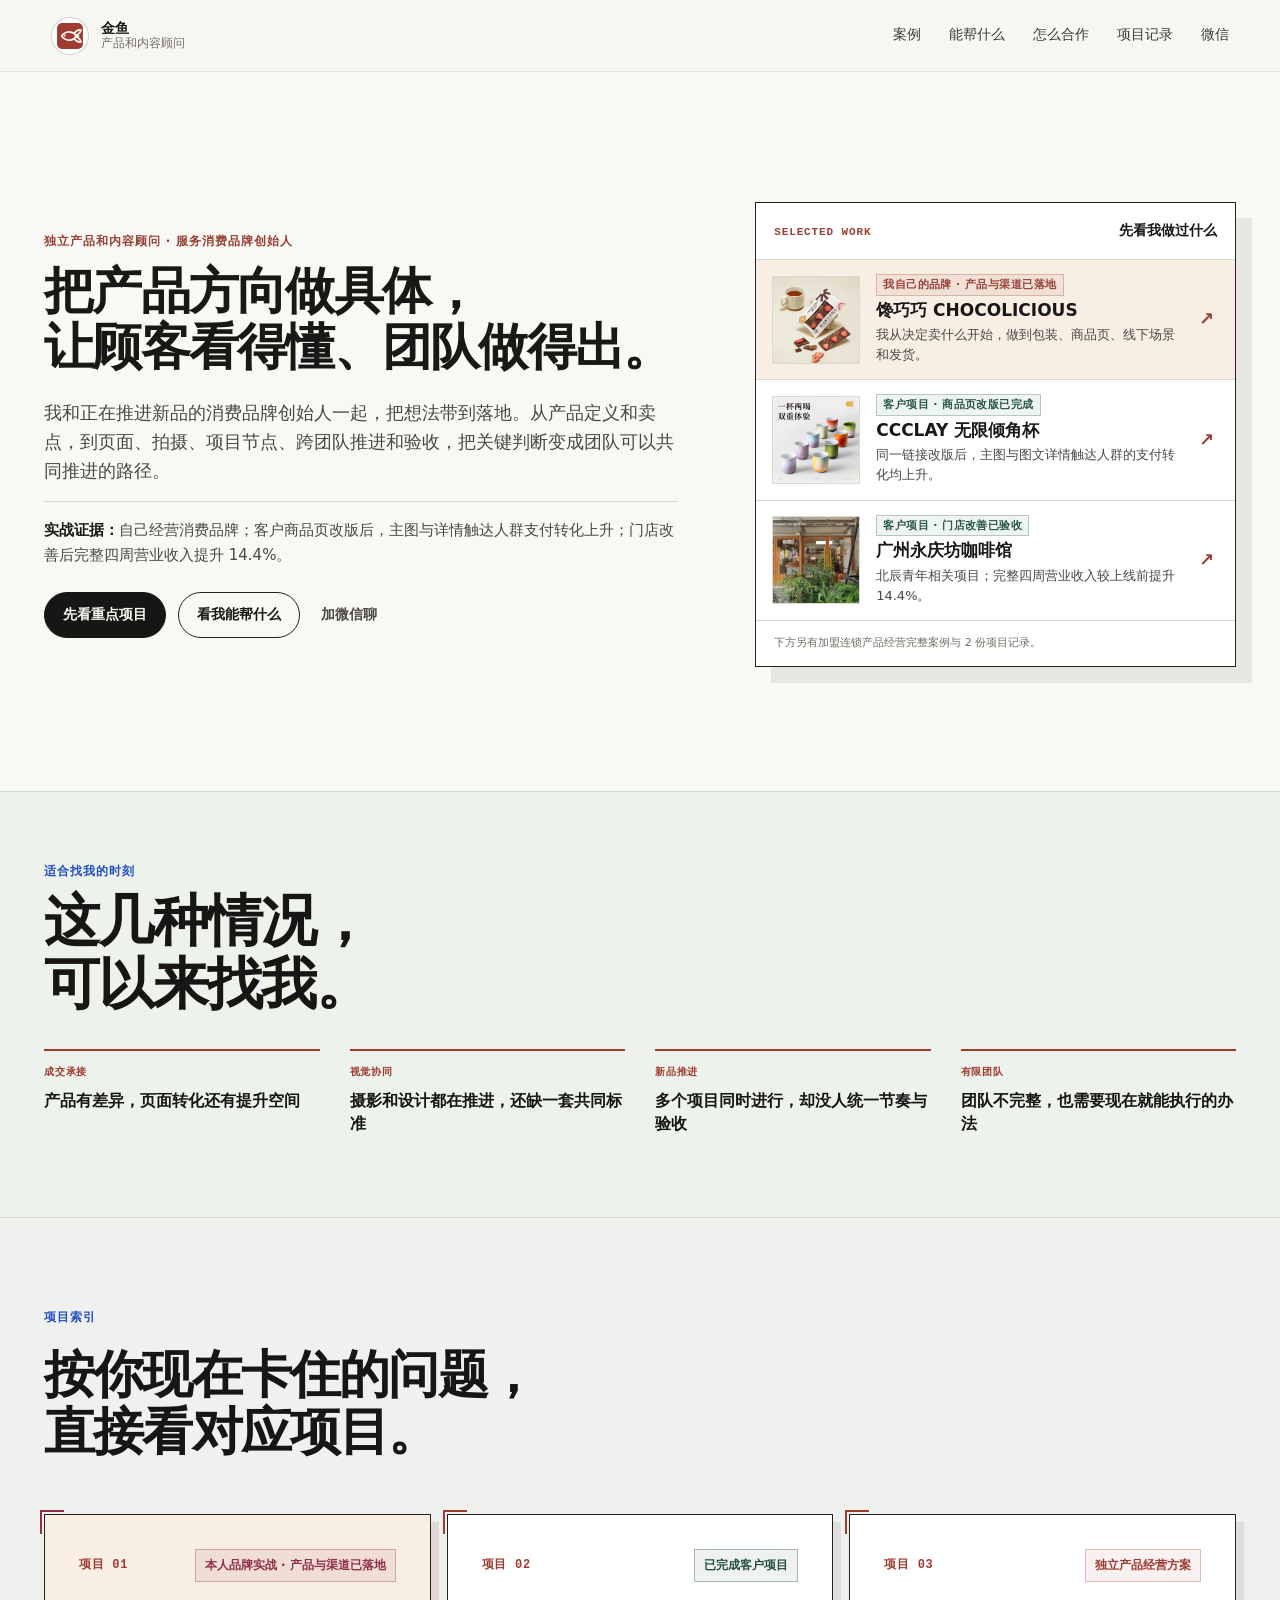
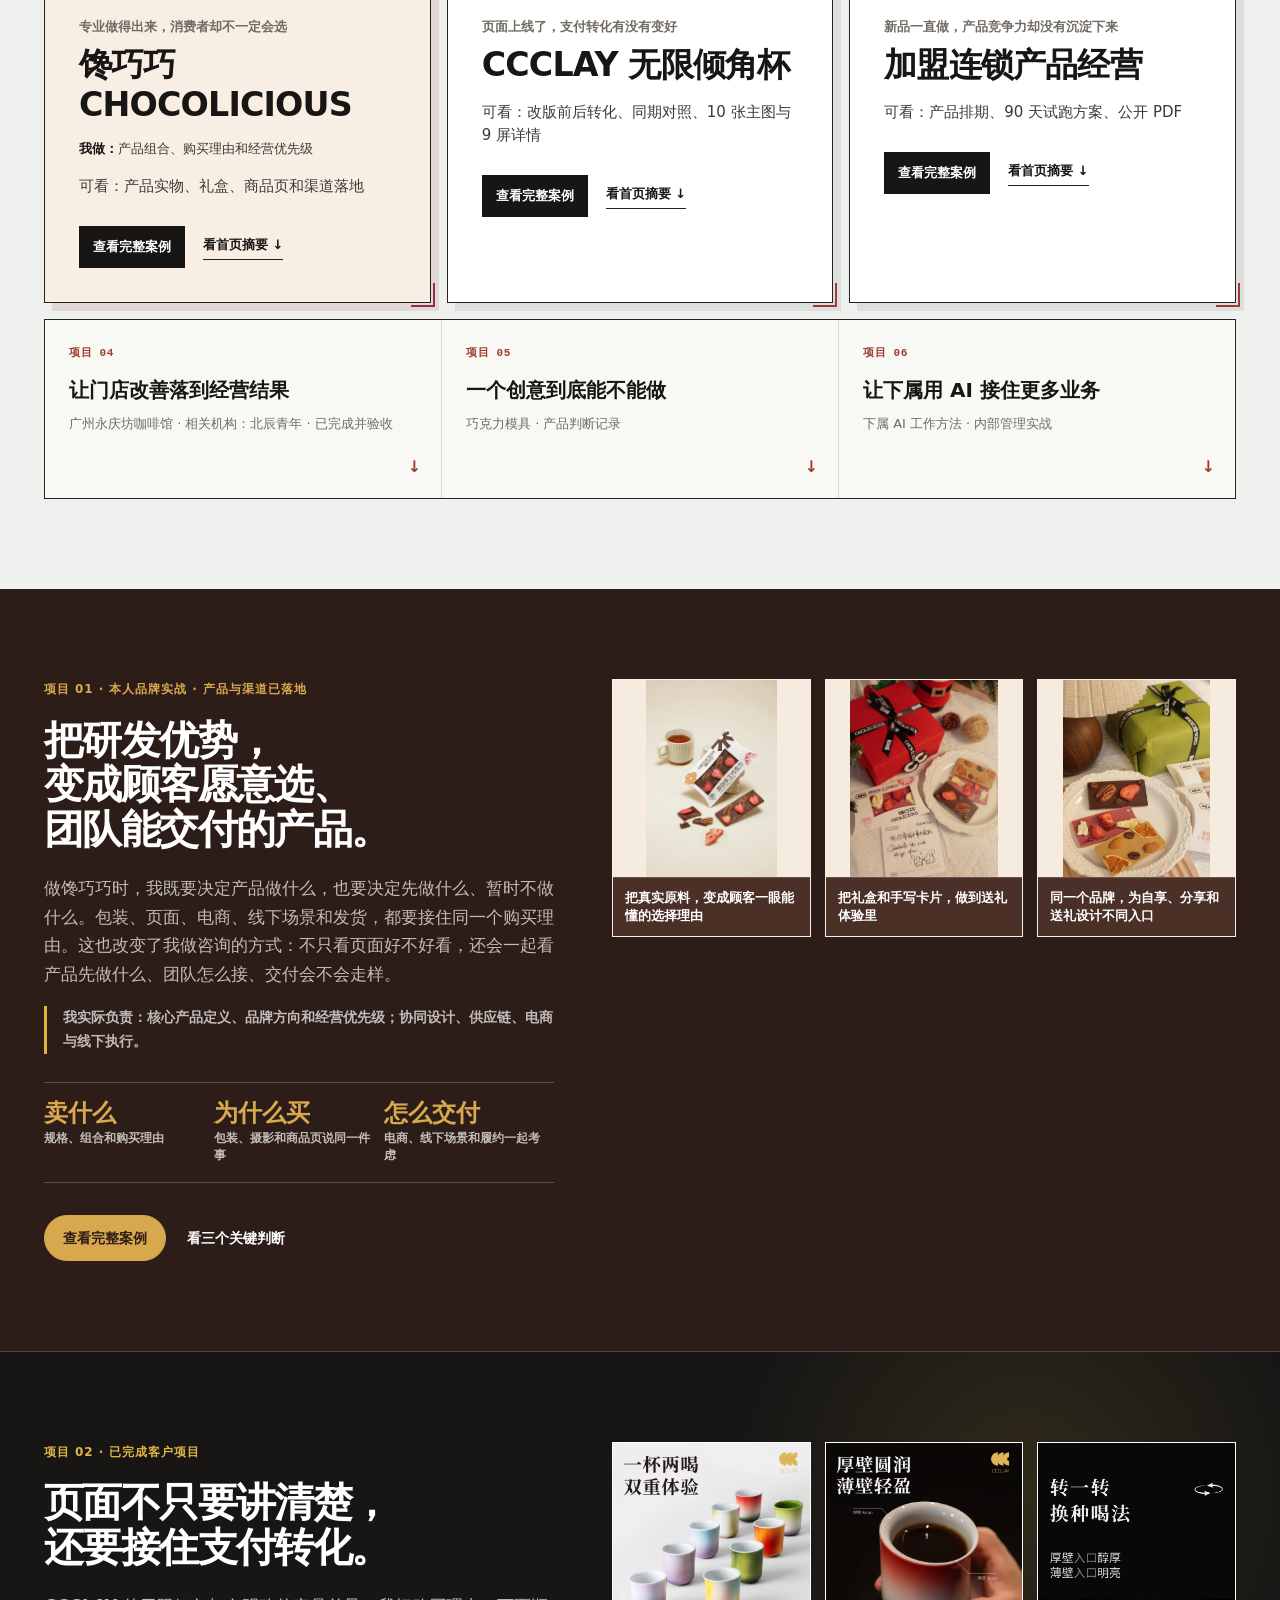
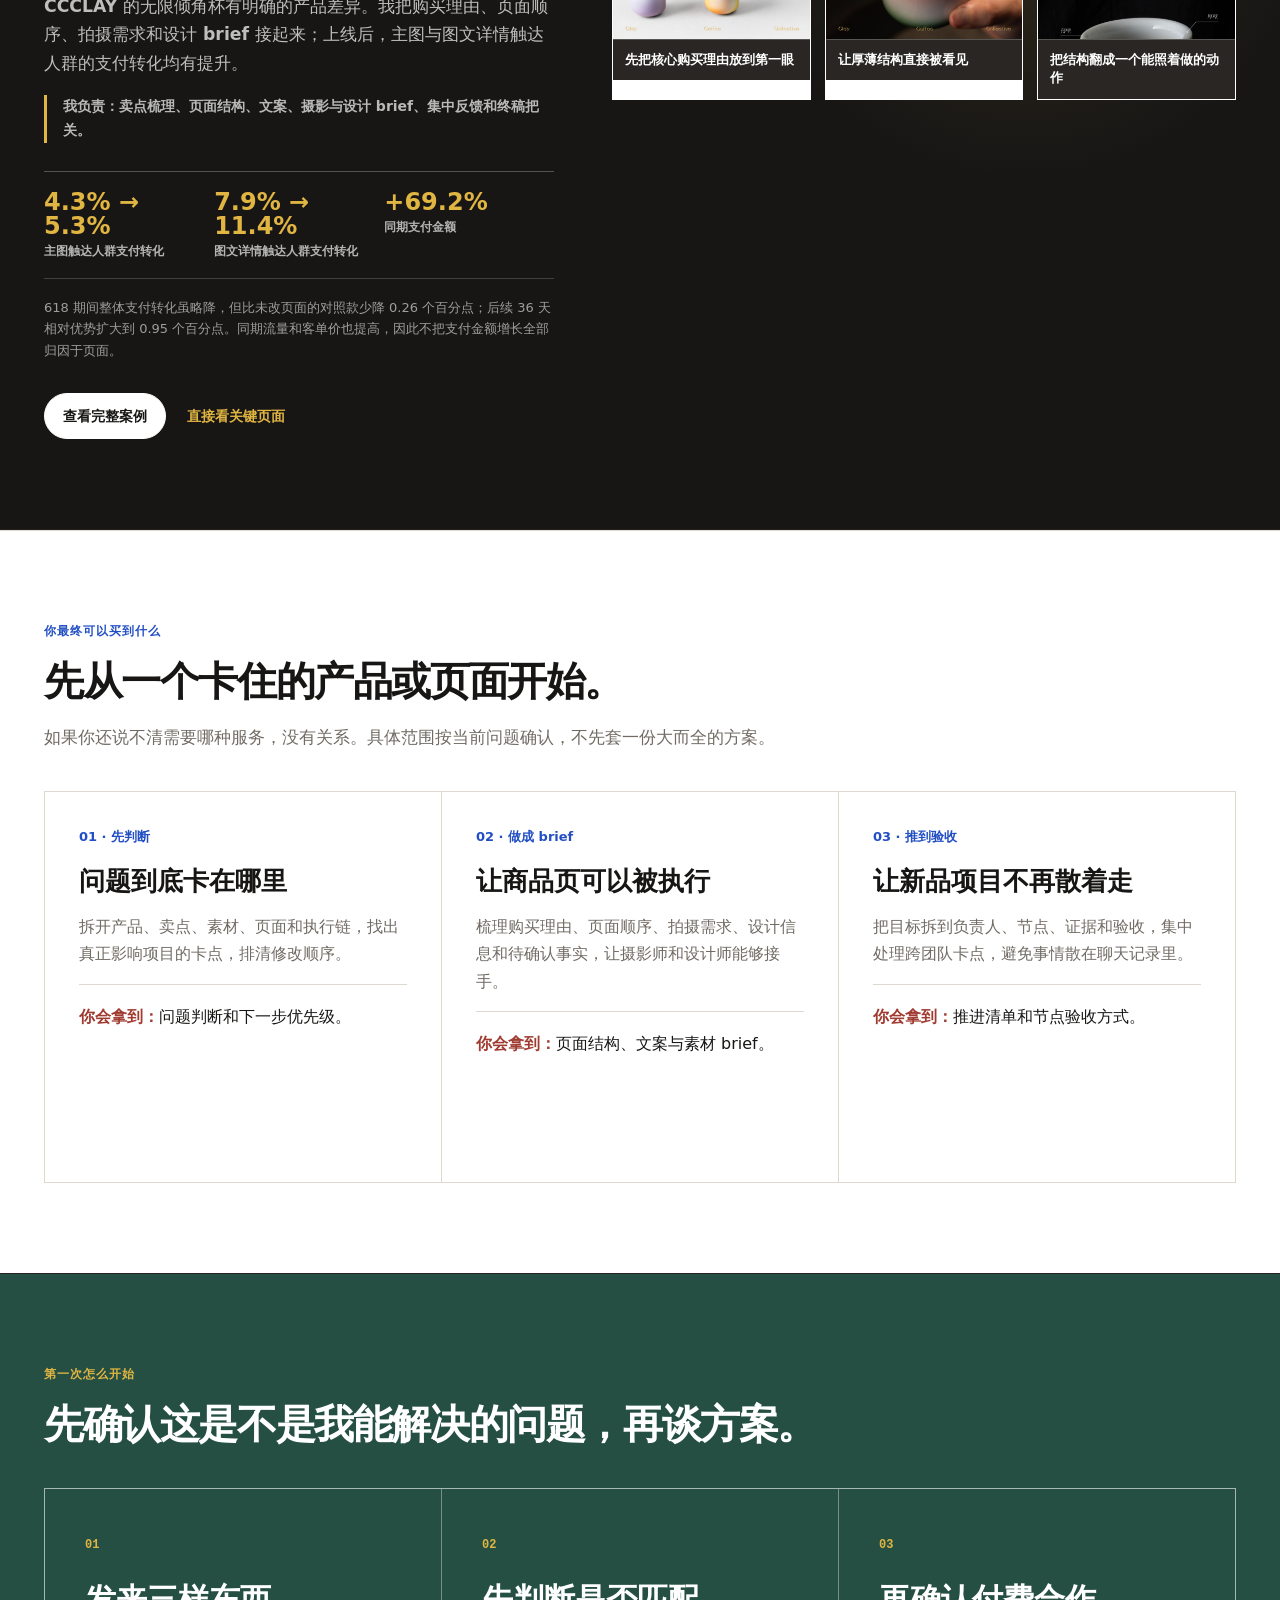
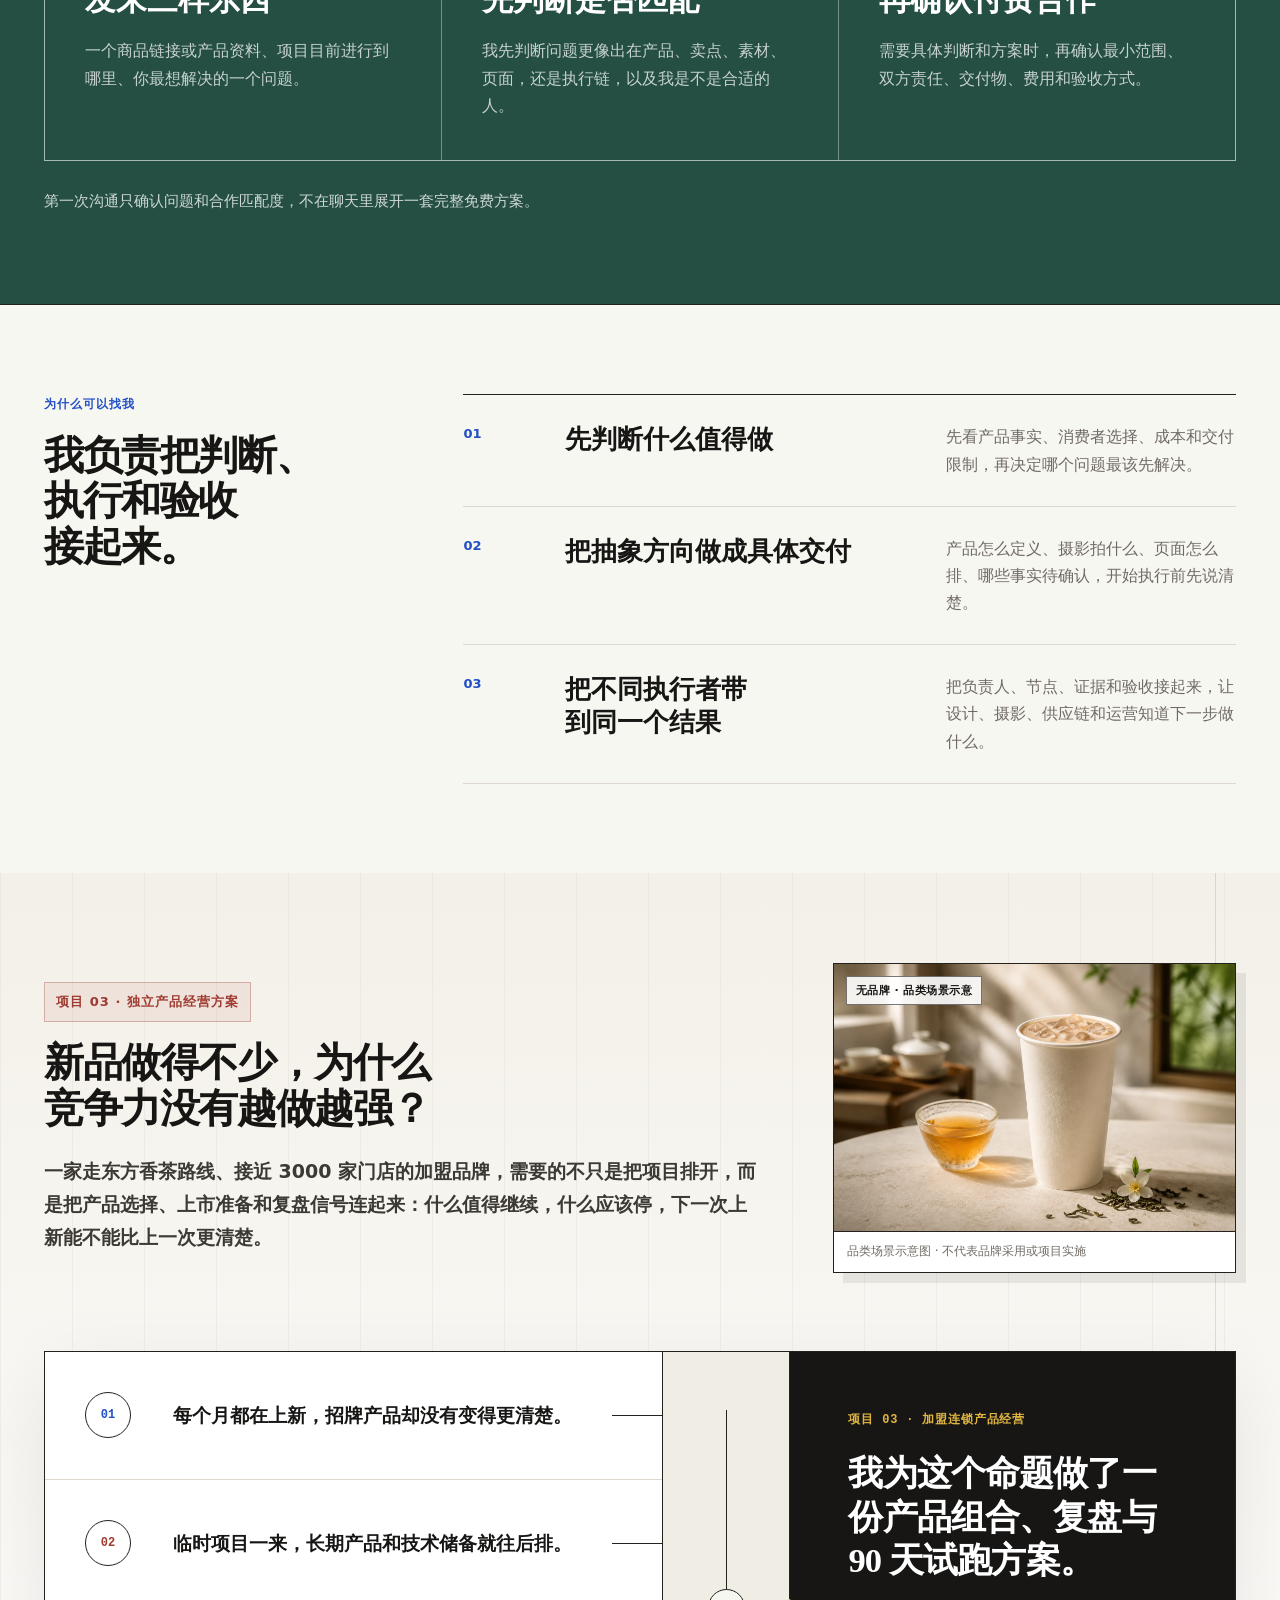
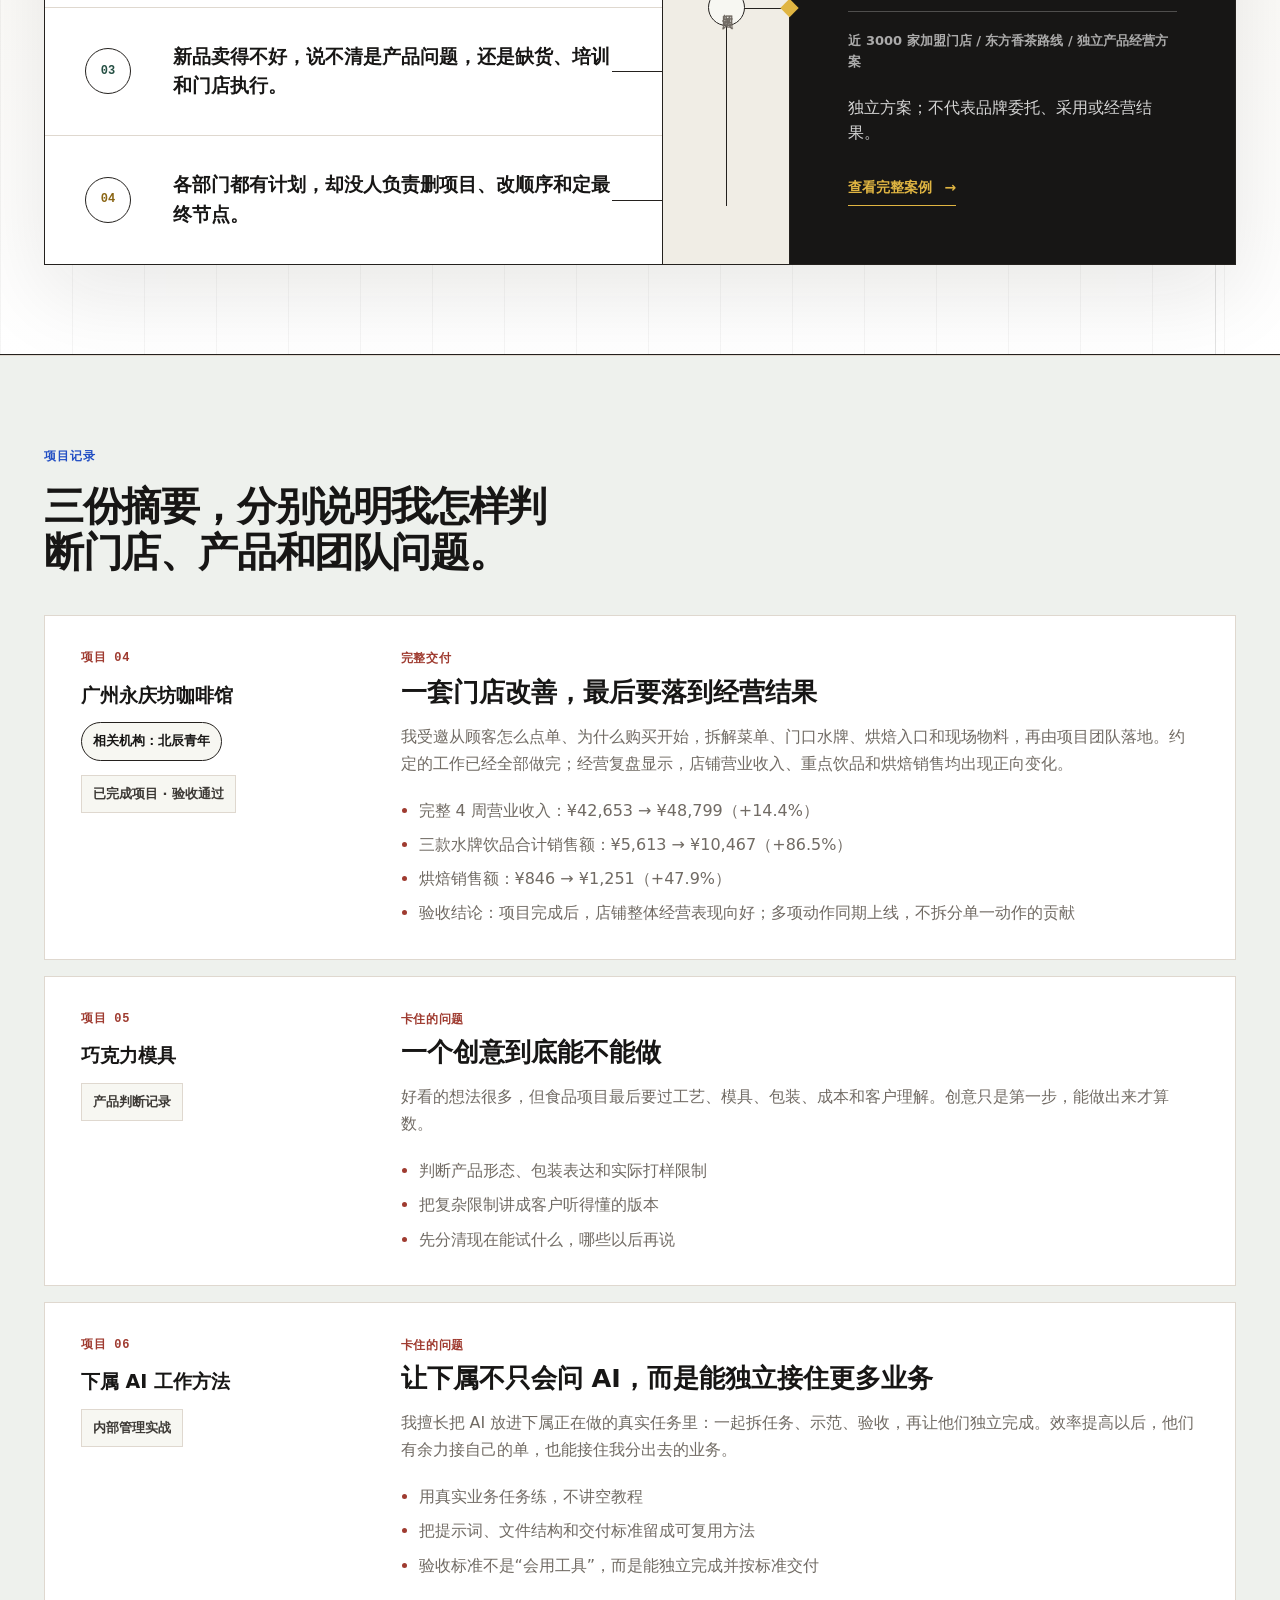
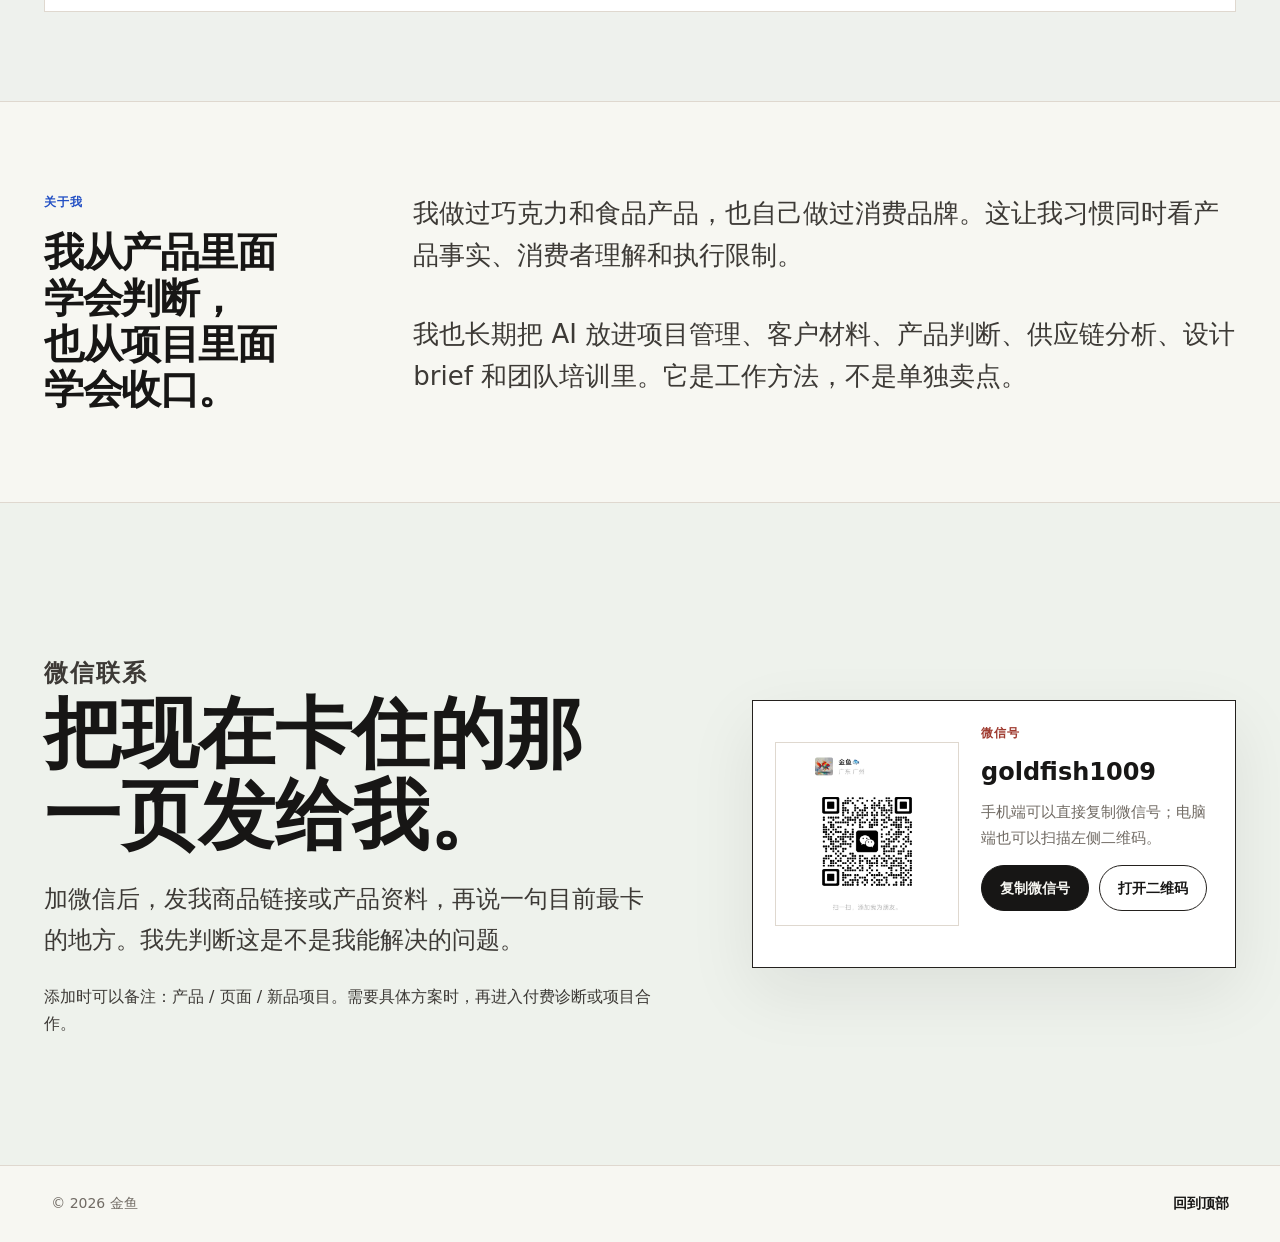
<file: index.html>
<!doctype html>
<html lang="zh-CN">
  <head>
    <meta charset="utf-8" />
    <meta name="viewport" content="width=device-width, initial-scale=1" />
    <title>金鱼｜产品和内容顾问</title>
    <meta
      name="description"
      content="金鱼和正在推进新品的消费品牌创始人一起，把产品方向做具体，再把卖点、页面、拍摄、项目推进和验收接成团队能共同推进的路径。"
    />
    <link rel="canonical" href="https://siyaoworks.com/" />
    <meta property="og:type" content="website" />
    <meta property="og:title" content="金鱼｜产品和内容顾问" />
    <meta
      property="og:description"
      content="把产品方向做具体，让顾客看得懂、团队做得出。"
    />
    <meta property="og:url" content="https://siyaoworks.com/" />
    <meta
      property="og:image"
      content="https://siyaoworks.com/work/chocolicious/assets/product-strawberry.webp"
    />
    <link rel="icon" href="./goldfish-mark.svg" type="image/svg+xml" />
    <link rel="stylesheet" href="./styles.css?v=20260903-liang" />
  </head>
  <body>
    <a class="skip-link" href="#top">跳到主要内容</a>

    <header class="site-header" aria-label="主导航">
      <a class="brand" href="#top" aria-label="返回首页">
        <span class="brand-mark">
          <img src="./goldfish-mark.svg" alt="" />
        </span>
        <span class="brand-text">
          <strong>金鱼</strong>
          <small>产品和内容顾问</small>
        </span>
      </a>
      <nav class="nav-links" aria-label="页面导航">
        <a href="#cases">案例</a>
        <a href="#services">能帮什么</a>
        <a href="#process">怎么合作</a>
        <a href="#more-work">项目记录</a>
        <a href="#contact">微信</a>
      </nav>
      <div class="mobile-header-actions">
        <a class="mobile-contact-link" href="#contact">联系我</a>
        <details class="mobile-nav">
          <summary>菜单</summary>
          <nav class="mobile-nav-panel" aria-label="移动端页面导航">
            <a href="#cases">案例</a>
            <a href="#services">能帮什么</a>
            <a href="#process">怎么合作</a>
            <a href="#more-work">项目记录</a>
          </nav>
        </details>
      </div>
    </header>

    <main id="top">
      <section class="hero" aria-labelledby="hero-title">
        <div class="section-shell hero-grid">
          <div class="hero-copy">
            <p class="kicker">独立产品和内容顾问 · 服务消费品牌创始人</p>
            <h1 class="hero-title" id="hero-title">
              <span class="hero-title-line"><span class="hero-title-phrase">把产品方向</span>做具体，</span>
              <span class="hero-title-line hero-title-result">
                <span>让顾客看得懂、</span><span>团队做得出。</span>
              </span>
            </h1>
            <p class="hero-lead">
              我和正在推进新品的消费品牌创始人一起，把想法带到落地。从产品定义和卖点，到页面、拍摄、项目节点、跨团队推进和验收，把关键判断变成团队可以共同推进的路径。
            </p>
            <p class="hero-proof">
              <strong>实战证据：</strong>自己经营消费品牌；客户商品页改版后，主图与详情触达人群支付转化上升；门店改善后完整四周营业收入提升 14.4%。
            </p>
            <div class="hero-actions" aria-label="主要行动">
              <a class="button primary" href="#cases">先看重点项目</a>
              <a class="button ghost" href="#services">看我能帮什么</a>
              <a class="button text-link" href="#contact">加微信聊</a>
            </div>
          </div>

          <div class="hero-case-board" aria-label="三项重点项目">
            <div class="hero-case-board-head">
              <span>SELECTED WORK</span>
              <strong>先看我做过什么</strong>
            </div>
            <a class="hero-case-entry hero-case-entry-owned" href="./work/chocolicious/">
              <img
                src="./work/chocolicious/assets/product-strawberry.webp"
                alt="馋巧巧冻干草莓巧克力产品"
                width="1200"
                height="1800"
              />
              <span class="hero-case-entry-copy">
                <small>我自己的品牌 · 产品与渠道已落地</small>
                <strong>馋巧巧 CHOCOLICIOUS</strong>
                <span>我从决定卖什么开始，做到包装、商品页、线下场景和发货。</span>
              </span>
              <span class="hero-case-arrow" aria-hidden="true">↗</span>
            </a>
            <a class="hero-case-entry hero-case-entry-client" href="./work/ccclay/">
              <img
                src="./work/ccclay/assets/main-core.webp"
                alt="CCCLAY 无限倾角杯商品主图"
                width="1200"
                height="1200"
              />
              <span class="hero-case-entry-copy">
                <small>客户项目 · 商品页改版已完成</small>
                <strong>CCCLAY 无限倾角杯</strong>
                <span>同一链接改版后，主图与图文详情触达人群的支付转化均上升。</span>
              </span>
              <span class="hero-case-arrow" aria-hidden="true">↗</span>
            </a>
            <a class="hero-case-entry hero-case-entry-client" href="#record-cafe">
              <img
                src="./assets/yongqingfang-storefront.jpg"
                alt="广州永庆坊咖啡馆门店实景"
                width="1303"
                height="886"
              />
              <span class="hero-case-entry-copy">
                <small>客户项目 · 门店改善已验收</small>
                <strong>广州永庆坊咖啡馆</strong>
                <span>北辰青年相关项目；完整四周营业收入较上线前提升 14.4%。</span>
              </span>
              <span class="hero-case-arrow" aria-hidden="true">↗</span>
            </a>
            <p class="hero-case-board-note">下方另有加盟连锁产品经营完整案例与 2 份项目记录。</p>
          </div>
        </div>
      </section>

      <section class="snapshot" aria-labelledby="fit-signals-title">
        <div class="section-shell snapshot-grid">
          <div>
            <p class="kicker">适合找我的时刻</p>
            <h2 class="snapshot-title" id="fit-signals-title">这几种情况，可以来找我。</h2>
          </div>
          <div class="signal-list signal-list-problems" aria-label="常见问题">
            <span><small>成交承接</small><strong>产品有差异，页面转化还有提升空间</strong></span>
            <span><small>视觉协同</small><strong>摄影和设计都在推进，还缺一套共同标准</strong></span>
            <span><small>新品推进</small><strong>多个项目同时进行，却没人统一节奏与验收</strong></span>
            <span><small>有限团队</small><strong>团队不完整，也需要现在就能执行的办法</strong></span>
          </div>
        </div>
      </section>

      <section class="section case-index-section" id="cases" aria-labelledby="case-index-title">
        <div class="section-shell">
          <header class="case-index-heading">
            <div>
              <p class="kicker">项目索引</p>
              <h2 id="case-index-title">按你现在卡住的问题，直接看对应项目。</h2>
            </div>
          </header>

          <div class="case-index-featured case-index-featured-three" aria-label="完整案例">
            <article class="case-index-card case-index-card-owned">
              <div class="case-index-card-head">
                <span class="case-index-number">项目 01</span>
                <span class="case-index-status status-owned">本人品牌实战 · 产品与渠道已落地</span>
              </div>
              <p class="case-index-problem">专业做得出来，消费者却不一定会选</p>
              <h3>馋巧巧 CHOCOLICIOUS</h3>
              <p class="case-index-role"><strong>我做：</strong>产品组合、购买理由和经营优先级</p>
              <p class="case-index-proof">可看：产品实物、礼盒、商品页和渠道落地</p>
              <div class="case-index-actions">
                <a class="case-index-primary" href="./work/chocolicious/">查看完整案例</a>
                <a href="#case-chocolicious">看首页摘要 ↓</a>
              </div>
            </article>

            <article class="case-index-card">
              <div class="case-index-card-head">
                <span class="case-index-number">项目 02</span>
                <span class="case-index-status status-complete">已完成客户项目</span>
              </div>
              <p class="case-index-problem">页面上线了，支付转化有没有变好</p>
              <h3>CCCLAY 无限倾角杯</h3>
              <p class="case-index-proof">可看：改版前后转化、同期对照、10 张主图与 9 屏详情</p>
              <div class="case-index-actions">
                <a class="case-index-primary" href="./work/ccclay/">查看完整案例</a>
                <a href="#case-ccclay">看首页摘要 ↓</a>
              </div>
            </article>

            <article class="case-index-card">
              <div class="case-index-card-head">
                <span class="case-index-number">项目 03</span>
                <span class="case-index-status status-proposal">独立产品经营方案</span>
              </div>
              <p class="case-index-problem">
                <span class="desktop-case-problem">新品一直做，产品竞争力却没有沉淀下来</span>
                <span class="mobile-case-problem">上新很多，竞争力没有沉淀</span>
              </p>
              <h3>加盟连锁产品经营</h3>
              <p class="case-index-proof">可看：产品排期、90 天试跑方案、公开 PDF</p>
              <div class="case-index-actions">
                <a class="case-index-primary" href="./work/franchise-tea-product-system/">查看完整案例</a>
                <a href="#case-franchise">看首页摘要 ↓</a>
              </div>
            </article>
          </div>

          <div class="case-index-records" aria-label="项目记录">
            <a href="#record-cafe">
              <span>项目 04</span>
              <strong>让门店改善落到经营结果</strong>
              <small>广州永庆坊咖啡馆 · 相关机构：北辰青年 · 已完成并验收</small>
            </a>
            <a href="#record-chocolate">
              <span>项目 05</span>
              <strong>一个创意到底能不能做</strong>
              <small>巧克力模具 · 产品判断记录</small>
            </a>
            <a href="#record-ai-team">
              <span>项目 06</span>
              <strong>让下属用 AI 接住更多业务</strong>
              <small>下属 AI 工作方法 · 内部管理实战</small>
            </a>
          </div>
        </div>
      </section>

      <section class="featured-work brand-featured-work" id="case-chocolicious" aria-labelledby="brand-featured-title">
        <div class="section-shell featured-work-grid">
          <div class="featured-work-copy">
            <p class="kicker">项目 01 · 本人品牌实战 · 产品与渠道已落地</p>
            <h2 id="brand-featured-title">
              <span>把研发优势，</span><span>变成顾客愿意选、</span><span>团队能交付的产品。</span>
            </h2>
            <p class="featured-work-lead">
              做馋巧巧时，我既要决定产品做什么，也要决定先做什么、暂时不做什么。包装、页面、电商、线下场景和发货，都要接住同一个购买理由。这也改变了我做咨询的方式：不只看页面好不好看，还会一起看产品先做什么、团队怎么接、交付会不会走样。
            </p>
            <p class="featured-work-role">我实际负责：核心产品定义、品牌方向和经营优先级；协同设计、供应链、电商与线下执行。</p>
            <ul class="featured-work-proof" aria-label="本人品牌关键经营工作">
              <li><strong>卖什么</strong><span>规格、组合和购买理由</span></li>
              <li><strong>为什么买</strong><span>包装、摄影和商品页说同一件事</span></li>
              <li><strong>怎么交付</strong><span>电商、线下场景和履约一起考虑</span></li>
            </ul>
            <div class="featured-work-actions">
              <a class="button primary" href="./work/chocolicious/">查看完整案例</a>
              <a class="button text-link" href="./work/chocolicious/#decisions">看三个关键判断</a>
            </div>
          </div>

          <div class="featured-work-visual" aria-label="馋巧巧产品、礼盒与购买场景证据预览">
            <a class="featured-work-tile featured-work-tile-main" href="./work/chocolicious/">
              <figure>
                <img
                  src="./work/chocolicious/assets/product-strawberry.webp"
                  alt="馋巧巧零蔗糖冻干草莓巧克力产品"
                  width="1200"
                  height="1800"
                  loading="lazy"
                />
                <figcaption>把真实原料，变成顾客一眼能懂的选择理由</figcaption>
              </figure>
            </a>
            <a class="featured-work-tile" href="./work/chocolicious/#product-system">
              <figure>
                <img
                  src="./work/chocolicious/assets/gift-box-card.webp"
                  alt="馋巧巧红色礼盒、巧克力产品与手写卡片"
                  width="1199"
                  height="1600"
                  loading="lazy"
                />
                <figcaption>把礼盒和手写卡片，做到送礼体验里</figcaption>
              </figure>
            </a>
            <a class="featured-work-tile" href="./work/chocolicious/#product-system">
              <figure>
                <img
                  src="./work/chocolicious/assets/product-choice.webp"
                  alt="馋巧巧为自享、分享和送礼设计的产品组合"
                  width="1124"
                  height="1500"
                  loading="lazy"
                />
                <figcaption>同一个品牌，为自享、分享和送礼设计不同入口</figcaption>
              </figure>
            </a>
          </div>
        </div>
      </section>

      <section class="featured-work" id="case-ccclay" aria-labelledby="featured-work-title">
        <div class="section-shell featured-work-grid">
          <div class="featured-work-copy">
            <p class="kicker">项目 02 · 已完成客户项目</p>
            <h2 id="featured-work-title">
              <span>页面不只要讲清楚，</span><span>还要接住支付转化。</span>
            </h2>
            <p class="featured-work-lead">
              CCCLAY 的无限倾角杯有明确的产品差异。我把购买理由、页面顺序、拍摄需求和设计 brief 接起来；上线后，主图与图文详情触达人群的支付转化均有提升。
            </p>
            <p class="featured-work-role">我负责：卖点梳理、页面结构、文案、摄影与设计 brief、集中反馈和终稿把关。</p>
            <ul class="featured-work-proof" aria-label="项目成果">
              <li><strong>4.3% → 5.3%</strong><span>主图触达人群支付转化</span></li>
              <li><strong>7.9% → 11.4%</strong><span>图文详情触达人群支付转化</span></li>
              <li><strong>+69.2%</strong><span>同期支付金额</span></li>
            </ul>
            <p class="featured-work-boundary">
              618 期间整体支付转化虽略降，但比未改页面的对照款少降 0.26 个百分点；后续 36 天相对优势扩大到 0.95 个百分点。同期流量和客单价也提高，因此不把支付金额增长全部归因于页面。
            </p>
            <div class="featured-work-actions">
              <a class="button primary" href="./work/ccclay/">查看完整案例</a>
              <a class="button text-link" href="./work/ccclay/#detail-page">直接看关键页面</a>
            </div>
          </div>

          <div class="featured-work-visual" aria-label="CCCLAY 无限倾角杯主图与详情页预览">
            <a class="featured-work-tile featured-work-tile-main" href="./work/ccclay/">
              <figure>
                <img
                  src="./work/ccclay/assets/main-core.webp"
                  alt="CCCLAY 无限倾角杯多色主图，一杯两喝，双重体验"
                  width="1200"
                  height="1200"
                  loading="lazy"
                />
                <figcaption>先把核心购买理由放到第一眼</figcaption>
              </figure>
            </a>
            <a class="featured-work-tile" href="./work/ccclay/#detail-page">
              <figure>
                <img
                  src="./work/ccclay/assets/main-thick-thin.webp"
                  alt="CCCLAY 无限倾角杯厚壁与薄壁结构主图"
                  width="1200"
                  height="1200"
                  loading="lazy"
                />
                <figcaption>让厚薄结构直接被看见</figcaption>
              </figure>
            </a>
            <a class="featured-work-tile" href="./work/ccclay/#detail-page">
              <figure>
                <img
                  src="./work/ccclay/assets/detail-03-turn-to-taste.jpg"
                  alt="CCCLAY 详情页，把倾角结构解释成转一转、换种喝法"
                  width="750"
                  height="2278"
                  loading="lazy"
                />
                <figcaption>把结构翻成一个能照着做的动作</figcaption>
              </figure>
            </a>
          </div>
        </div>
      </section>

      <section class="section services-section" id="services" aria-labelledby="services-title">
        <div class="section-shell">
          <div class="section-heading wide">
            <p class="kicker">你最终可以买到什么</p>
            <h2 id="services-title">先从一个卡住的产品或页面开始。</h2>
            <p>
              如果你还说不清需要哪种服务，没有关系。具体范围按当前问题确认，不先套一份大而全的方案。
            </p>
          </div>
          <div class="service-grid service-grid-three">
            <article>
              <span>01 · 先判断</span>
              <h3>问题到底卡在哪里</h3>
              <p>拆开产品、卖点、素材、页面和执行链，找出真正影响项目的卡点，排清修改顺序。</p>
              <p class="service-result"><strong>你会拿到：</strong>问题判断和下一步优先级。</p>
            </article>
            <article>
              <span>02 · 做成 brief</span>
              <h3>让商品页可以被执行</h3>
              <p>梳理购买理由、页面顺序、拍摄需求、设计信息和待确认事实，让摄影师和设计师能够接手。</p>
              <p class="service-result"><strong>你会拿到：</strong>页面结构、文案与素材 brief。</p>
            </article>
            <article>
              <span>03 · 推到验收</span>
              <h3>让新品项目不再散着走</h3>
              <p>把目标拆到负责人、节点、证据和验收，集中处理跨团队卡点，避免事情散在聊天记录里。</p>
              <p class="service-result"><strong>你会拿到：</strong>推进清单和节点验收方式。</p>
            </article>
          </div>
        </div>
      </section>

      <section class="section cooperation-section" id="process" aria-labelledby="process-title">
        <div class="section-shell">
          <div class="section-heading wide cooperation-heading">
            <p class="kicker">第一次怎么开始</p>
            <h2 id="process-title">先确认这是不是我能解决的问题，再谈方案。</h2>
          </div>
          <div class="cooperation-grid">
            <article>
              <span>01</span>
              <h3>发来三样东西</h3>
              <p>一个商品链接或产品资料、项目目前进行到哪里、你最想解决的一个问题。</p>
            </article>
            <article>
              <span>02</span>
              <h3>先判断是否匹配</h3>
              <p>我先判断问题更像出在产品、卖点、素材、页面，还是执行链，以及我是不是合适的人。</p>
            </article>
            <article>
              <span>03</span>
              <h3>再确认付费合作</h3>
              <p>需要具体判断和方案时，再确认最小范围、双方责任、交付物、费用和验收方式。</p>
            </article>
          </div>
          <p class="cooperation-note">
            第一次沟通只确认问题和合作匹配度，不在聊天里展开一套完整免费方案。
          </p>
        </div>
      </section>

      <section class="section split-section" id="fit" aria-labelledby="fit-title">
        <div class="section-shell split-layout">
          <div class="section-heading">
            <p class="kicker">为什么可以找我</p>
            <h2 id="fit-title">
              <span>我负责把判断、</span><span>执行和验收</span><span>接起来。</span>
            </h2>
          </div>
          <div class="fit-list">
            <article>
              <span>01</span>
              <h3>先判断什么值得做</h3>
              <p>先看产品事实、消费者选择、成本和交付限制，再决定哪个问题最该先解决。</p>
            </article>
            <article>
              <span>02</span>
              <h3>把抽象方向做成具体交付</h3>
              <p>产品怎么定义、摄影拍什么、页面怎么排、哪些事实待确认，开始执行前先说清楚。</p>
            </article>
            <article>
              <span>03</span>
              <h3>把不同执行者带到同一个结果</h3>
              <p>把负责人、节点、证据和验收接起来，让设计、摄影、供应链和运营知道下一步做什么。</p>
            </article>
          </div>
        </div>
      </section>

      <section class="routing-case" id="case-franchise" aria-labelledby="routing-case-title">
        <div class="section-shell">
          <header class="routing-case-heading">
            <div class="routing-case-copy">
              <p class="kicker routing-case-badge">项目 03 · 独立产品经营方案</p>
              <h2 id="routing-case-title">新品做得不少，为什么竞争力没有越做越强？</h2>
              <p class="routing-case-summary">
                一家走东方香茶路线、接近 3000 家门店的加盟品牌，需要的不只是把项目排开，而是把产品选择、上市准备和复盘信号连起来：什么值得继续，什么应该停，下一次上新能不能比上一次更清楚。
              </p>
            </div>
            <figure class="routing-case-visual">
              <span class="routing-case-visual-label">无品牌 · 品类场景示意</span>
              <img
                src="./assets/oriental-tea-category-illustration.webp"
                alt="无品牌东方香茶奶茶品类场景示意"
                width="1536"
                height="1024"
                loading="lazy"
              />
              <figcaption>品类场景示意图 · 不代表品牌采用或项目实施</figcaption>
            </figure>
          </header>

          <div class="fault-router" aria-label="四类经营故障汇入加盟连锁产品经营案例">
            <ol class="fault-signals">
              <li>
                <span class="fault-index">01</span>
                <p>每个月都在上新，招牌产品却没有变得更清楚。</p>
              </li>
              <li>
                <span class="fault-index">02</span>
                <p>临时项目一来，长期产品和技术储备就往后排。</p>
              </li>
              <li>
                <span class="fault-index">03</span>
                <p>新品卖得不好，说不清是产品问题，还是缺货、培训和门店执行。</p>
              </li>
              <li>
                <span class="fault-index">04</span>
                <p>各部门都有计划，却没人负责删项目、改顺序和定最终节点。</p>
              </li>
            </ol>

            <div class="fault-junction" aria-hidden="true">
              <span>问题汇入</span>
            </div>

            <a class="route-destination" href="./work/franchise-tea-product-system/">
              <span class="route-destination-label">项目 03 · 加盟连锁产品经营</span>
              <strong>我为这个命题做了一份产品组合、复盘与 90 天试跑方案。</strong>
              <span class="route-proof">近 3000 家加盟门店 / 东方香茶路线 / 独立产品经营方案</span>
              <span class="route-closing">
                独立方案；不代表品牌委托、采用或经营结果。
              </span>
              <span class="route-action">查看完整案例 <span aria-hidden="true">→</span></span>
            </a>
          </div>
        </div>
      </section>

      <section class="section case-section" id="more-work" aria-labelledby="cases-title">
        <div class="section-shell">
          <div class="section-heading wide">
            <p class="kicker">项目记录</p>
            <h2 id="cases-title">三份摘要，分别说明我怎样判断门店、产品和团队问题。</h2>
          </div>

          <div class="case-list">
            <article class="case-item" id="record-cafe">
              <div class="case-meta">
                <span class="case-number">项目 04</span>
                <strong>广州永庆坊咖啡馆</strong>
                <span>相关机构：北辰青年</span>
                <span class="case-status">已完成项目 · 验收通过</span>
              </div>
              <div class="case-body">
                <p class="case-question">完整交付</p>
                <h3>一套门店改善，最后要落到经营结果</h3>
                <p>
                  我受邀从顾客怎么点单、为什么购买开始，拆解菜单、门口水牌、烘焙入口和现场物料，再由项目团队落地。约定的工作已经全部做完；经营复盘显示，店铺营业收入、重点饮品和烘焙销售均出现正向变化。
                </p>
                <ul>
                  <li>完整 4 周营业收入：¥42,653 → ¥48,799（+14.4%）</li>
                  <li>三款水牌饮品合计销售额：¥5,613 → ¥10,467（+86.5%）</li>
                  <li>烘焙销售额：¥846 → ¥1,251（+47.9%）</li>
                  <li>验收结论：项目完成后，店铺整体经营表现向好；多项动作同期上线，不拆分单一动作的贡献</li>
                </ul>
              </div>
            </article>

            <article class="case-item" id="record-chocolate">
              <div class="case-meta">
                <span class="case-number">项目 05</span>
                <strong>巧克力模具</strong>
                <span class="case-status">产品判断记录</span>
              </div>
              <div class="case-body">
                <p class="case-question">卡住的问题</p>
                <h3>一个创意到底能不能做</h3>
                <p>
                  好看的想法很多，但食品项目最后要过工艺、模具、包装、成本和客户理解。创意只是第一步，能做出来才算数。
                </p>
                <ul>
                  <li>判断产品形态、包装表达和实际打样限制</li>
                  <li>把复杂限制讲成客户听得懂的版本</li>
                  <li>先分清现在能试什么，哪些以后再说</li>
                </ul>
              </div>
            </article>

            <article class="case-item" id="record-ai-team">
              <div class="case-meta">
                <span class="case-number">项目 06</span>
                <strong>下属 AI 工作方法</strong>
                <span class="case-status">内部管理实战</span>
              </div>
              <div class="case-body">
                <p class="case-question">卡住的问题</p>
                <h3>让下属不只会问 AI，而是能独立接住更多业务</h3>
                <p>
                  我擅长把 AI 放进下属正在做的真实任务里：一起拆任务、示范、验收，再让他们独立完成。效率提高以后，他们有余力接自己的单，也能接住我分出去的业务。
                </p>
                <ul>
                  <li>用真实业务任务练，不讲空教程</li>
                  <li>把提示词、文件结构和交付标准留成可复用方法</li>
                  <li>验收标准不是“会用工具”，而是能独立完成并按标准交付</li>
                </ul>
              </div>
            </article>
          </div>
        </div>
      </section>

      <section class="section about-section" id="about" aria-labelledby="about-title">
        <div class="section-shell about-layout">
          <div class="section-heading">
            <p class="kicker">关于我</p>
            <h2 id="about-title">我从产品里面学会判断，也从项目里面学会收口。</h2>
          </div>
          <div class="about-copy">
            <p>
              我做过巧克力和食品产品，也自己做过消费品牌。这让我习惯同时看产品事实、消费者理解和执行限制。
            </p>
            <p>
              我也长期把 AI 放进项目管理、客户材料、产品判断、供应链分析、设计 brief 和团队培训里。它是工作方法，不是单独卖点。
            </p>
          </div>
        </div>
      </section>

      <section class="contact-section" id="contact" aria-labelledby="contact-title">
        <div class="section-shell contact-layout">
          <div>
            <p class="kicker">微信联系</p>
            <h2 id="contact-title">把现在卡住的那一页发给我。</h2>
            <p>
              加微信后，发我商品链接或产品资料，再说一句目前最卡的地方。我先判断这是不是我能解决的问题。
            </p>
            <p class="contact-boundary">
              添加时可以备注：产品 / 页面 / 新品项目。需要具体方案时，再进入付费诊断或项目合作。
            </p>
          </div>
          <div class="wechat-panel" aria-label="微信联系方式">
            <img class="wechat-qr" src="./wechat-qr.png" alt="金鱼微信二维码" />
            <div class="wechat-copy">
              <p class="wechat-label">微信号</p>
              <p class="wechat-name"><span class="wechat-id">goldfish1009</span></p>
              <p>手机端可以直接复制微信号；电脑端也可以扫描左侧二维码。</p>
              <div class="wechat-actions">
                <button
                  class="button primary"
                  type="button"
                  data-copy-text="goldfish1009"
                >
                  复制微信号
                </button>
                <a class="button ghost" href="./wechat-qr.png" target="_blank" rel="noreferrer">打开二维码</a>
              </div>
              <p class="copy-status" aria-live="polite"></p>
            </div>
          </div>
        </div>
      </section>
    </main>

    <footer class="site-footer">
      <span>© 2026 金鱼</span>
      <a href="#top">回到顶部</a>
    </footer>

    <script src="./script.js?v=20260813-mobile"></script>
  </body>
</html>
</file>
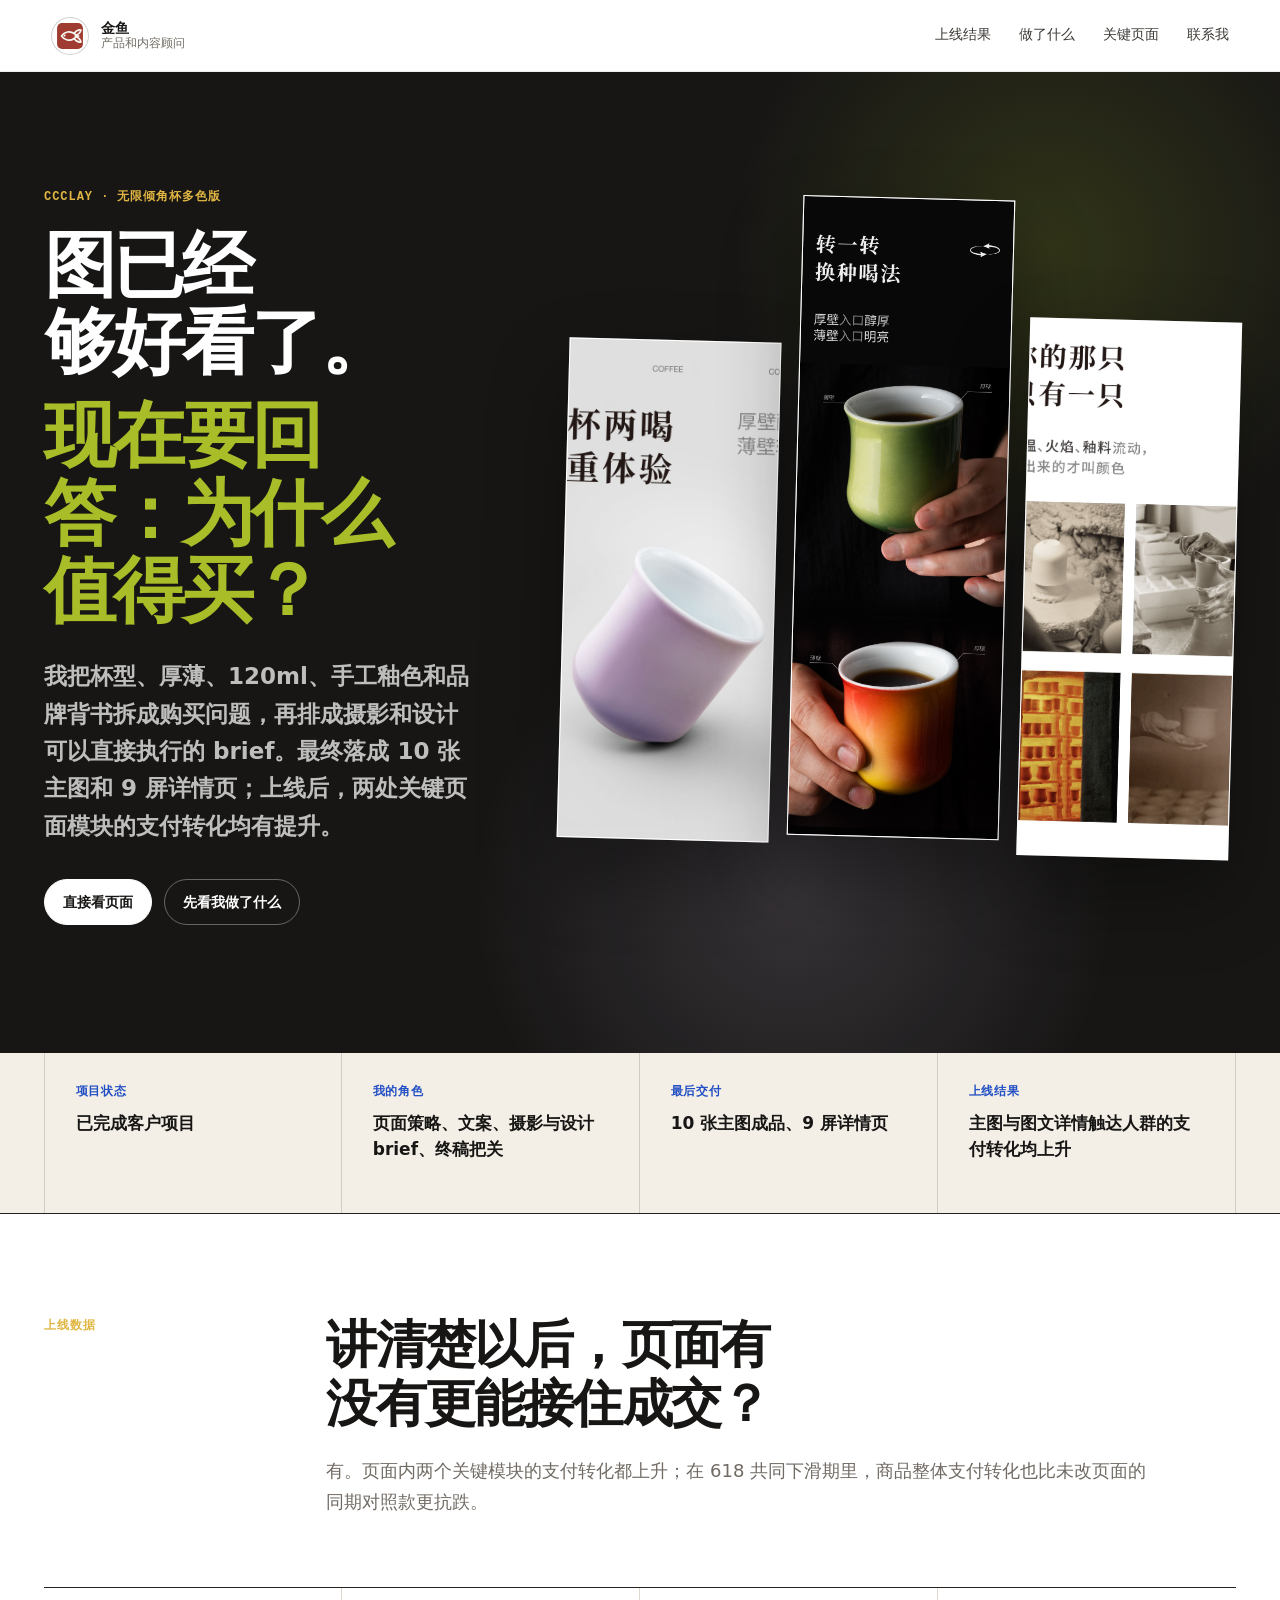
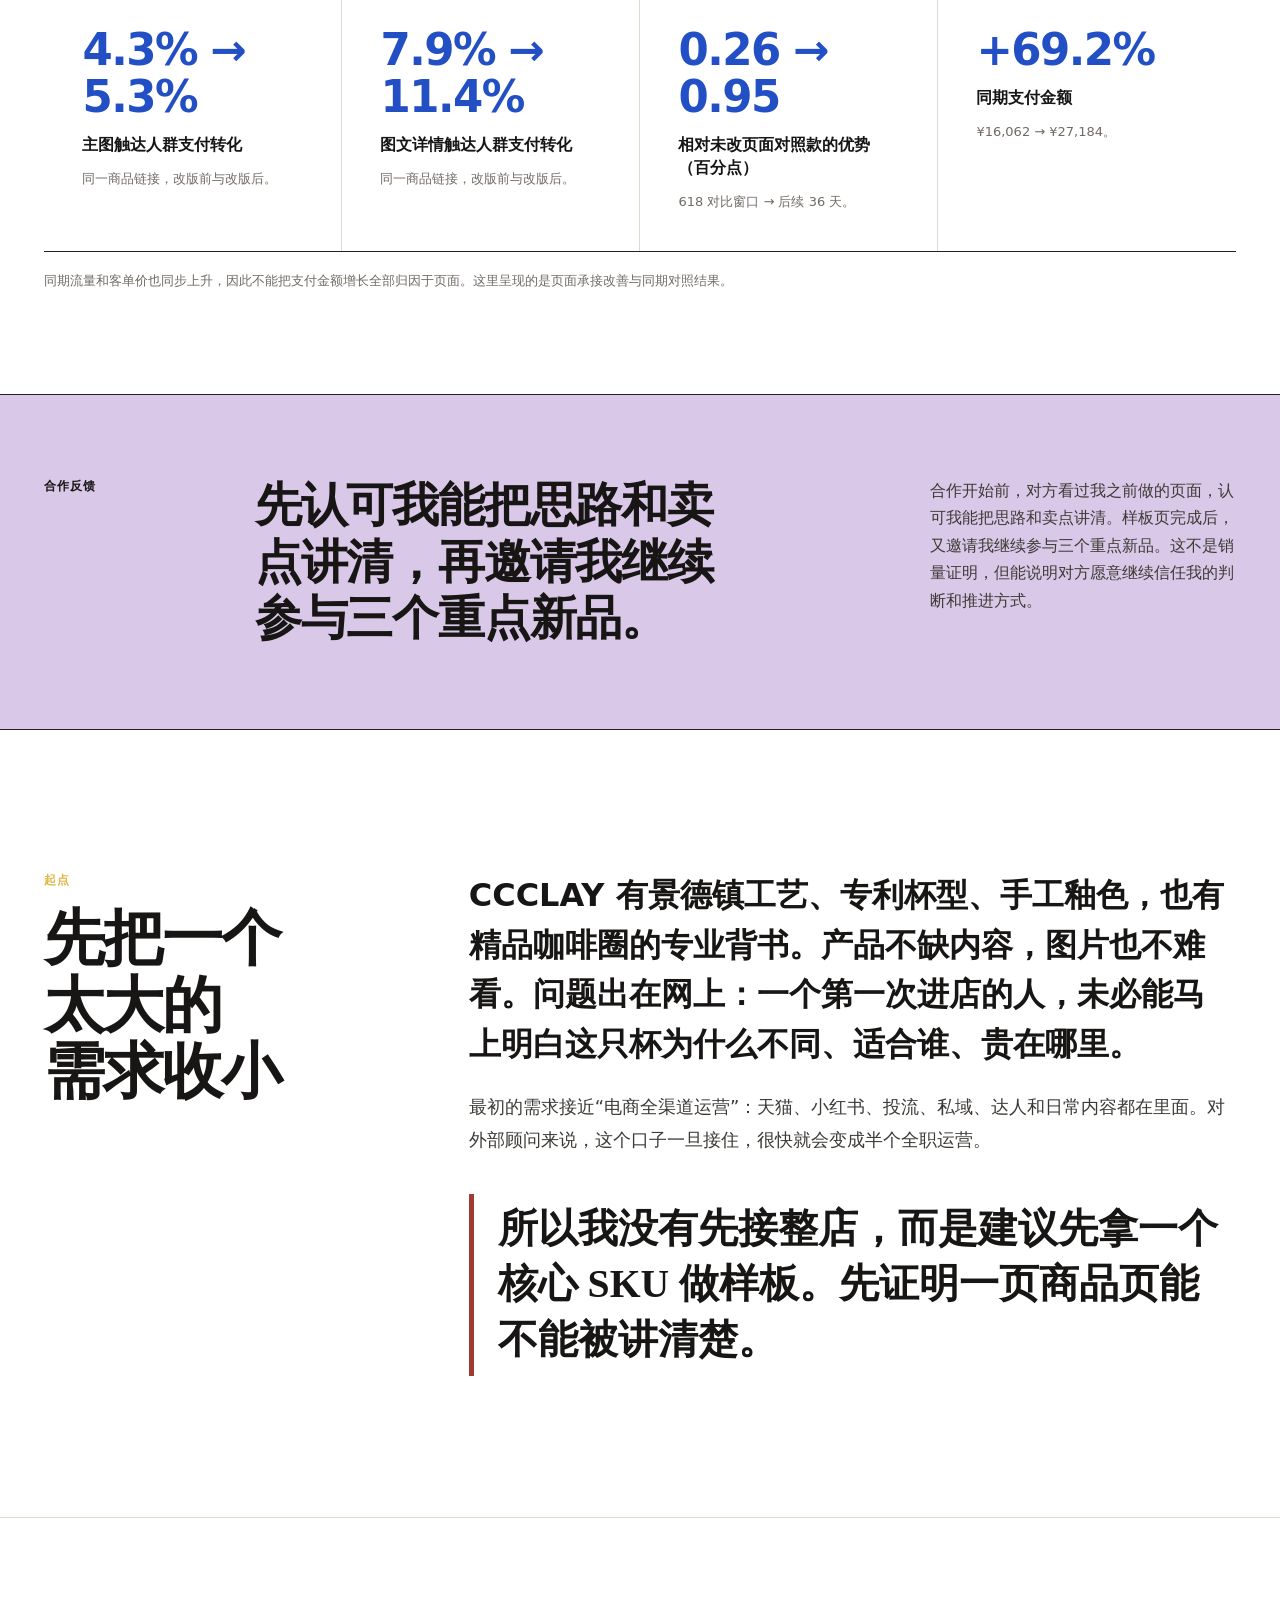
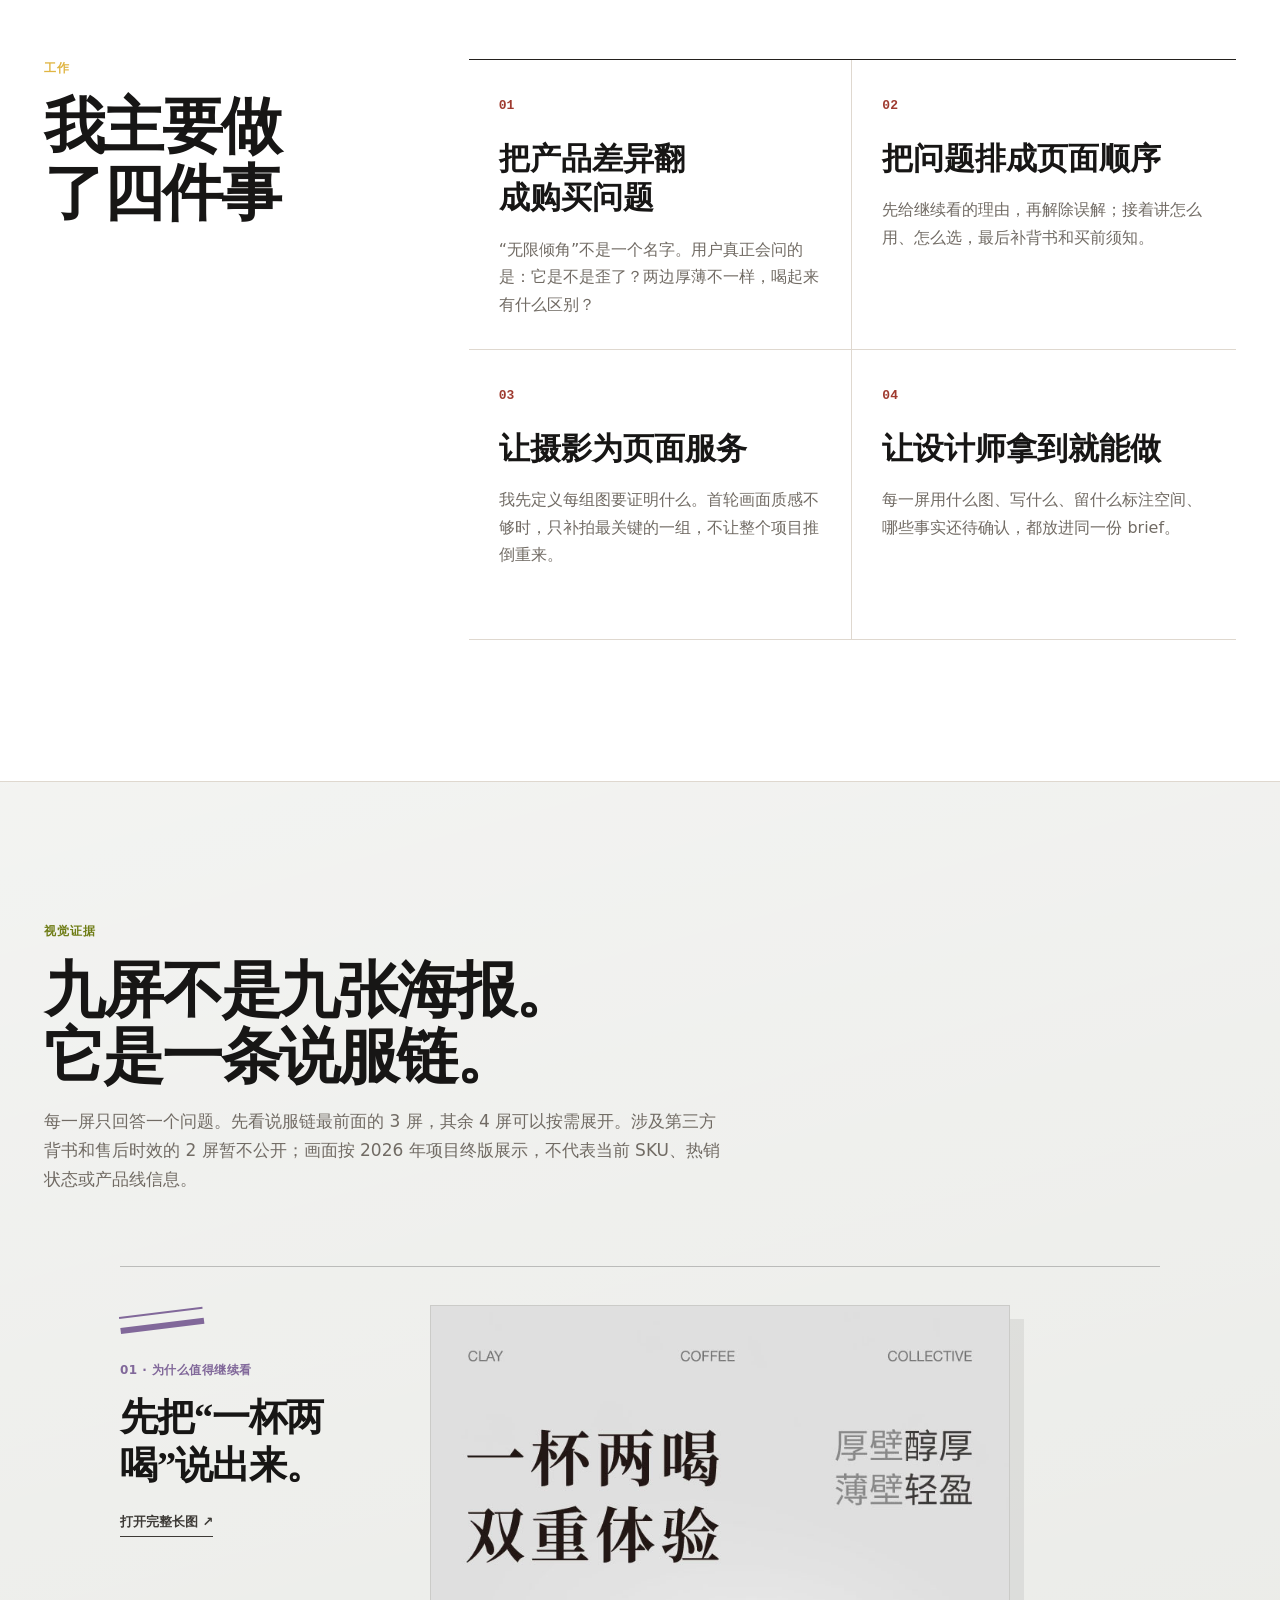
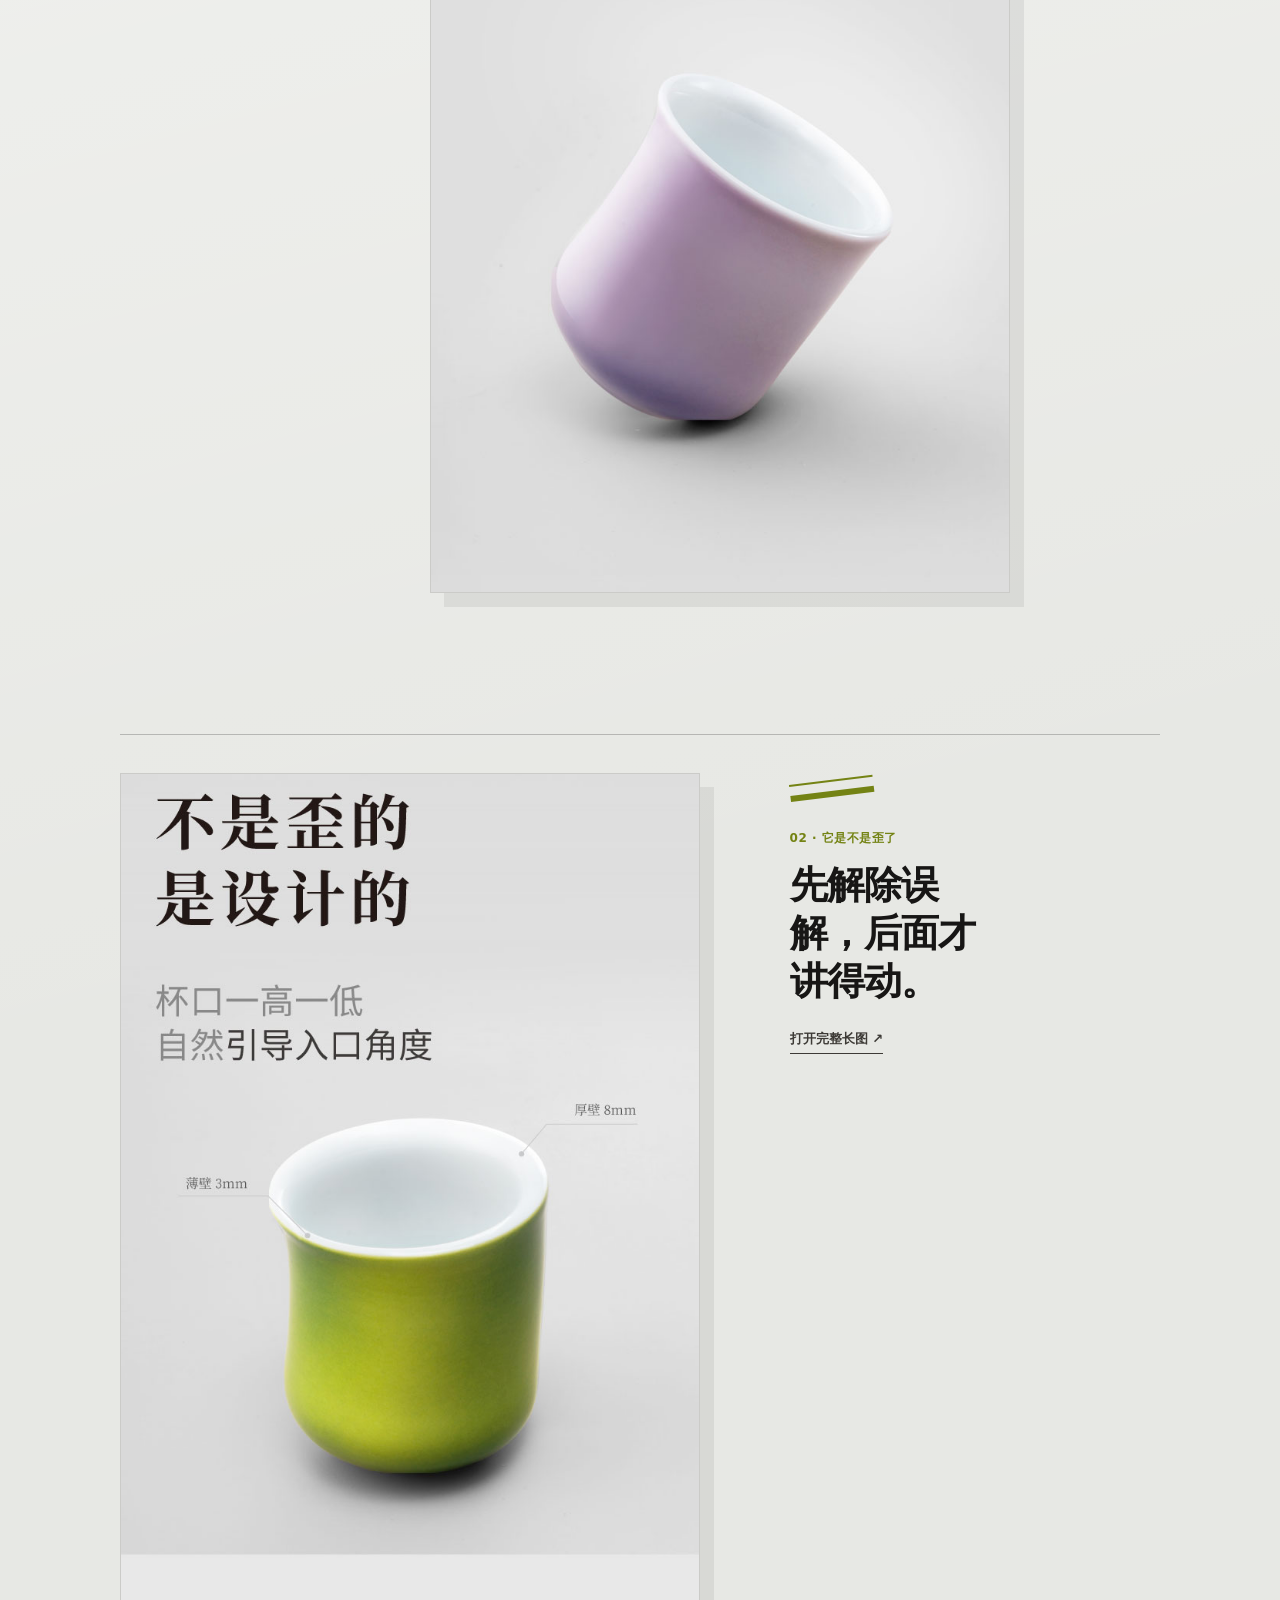
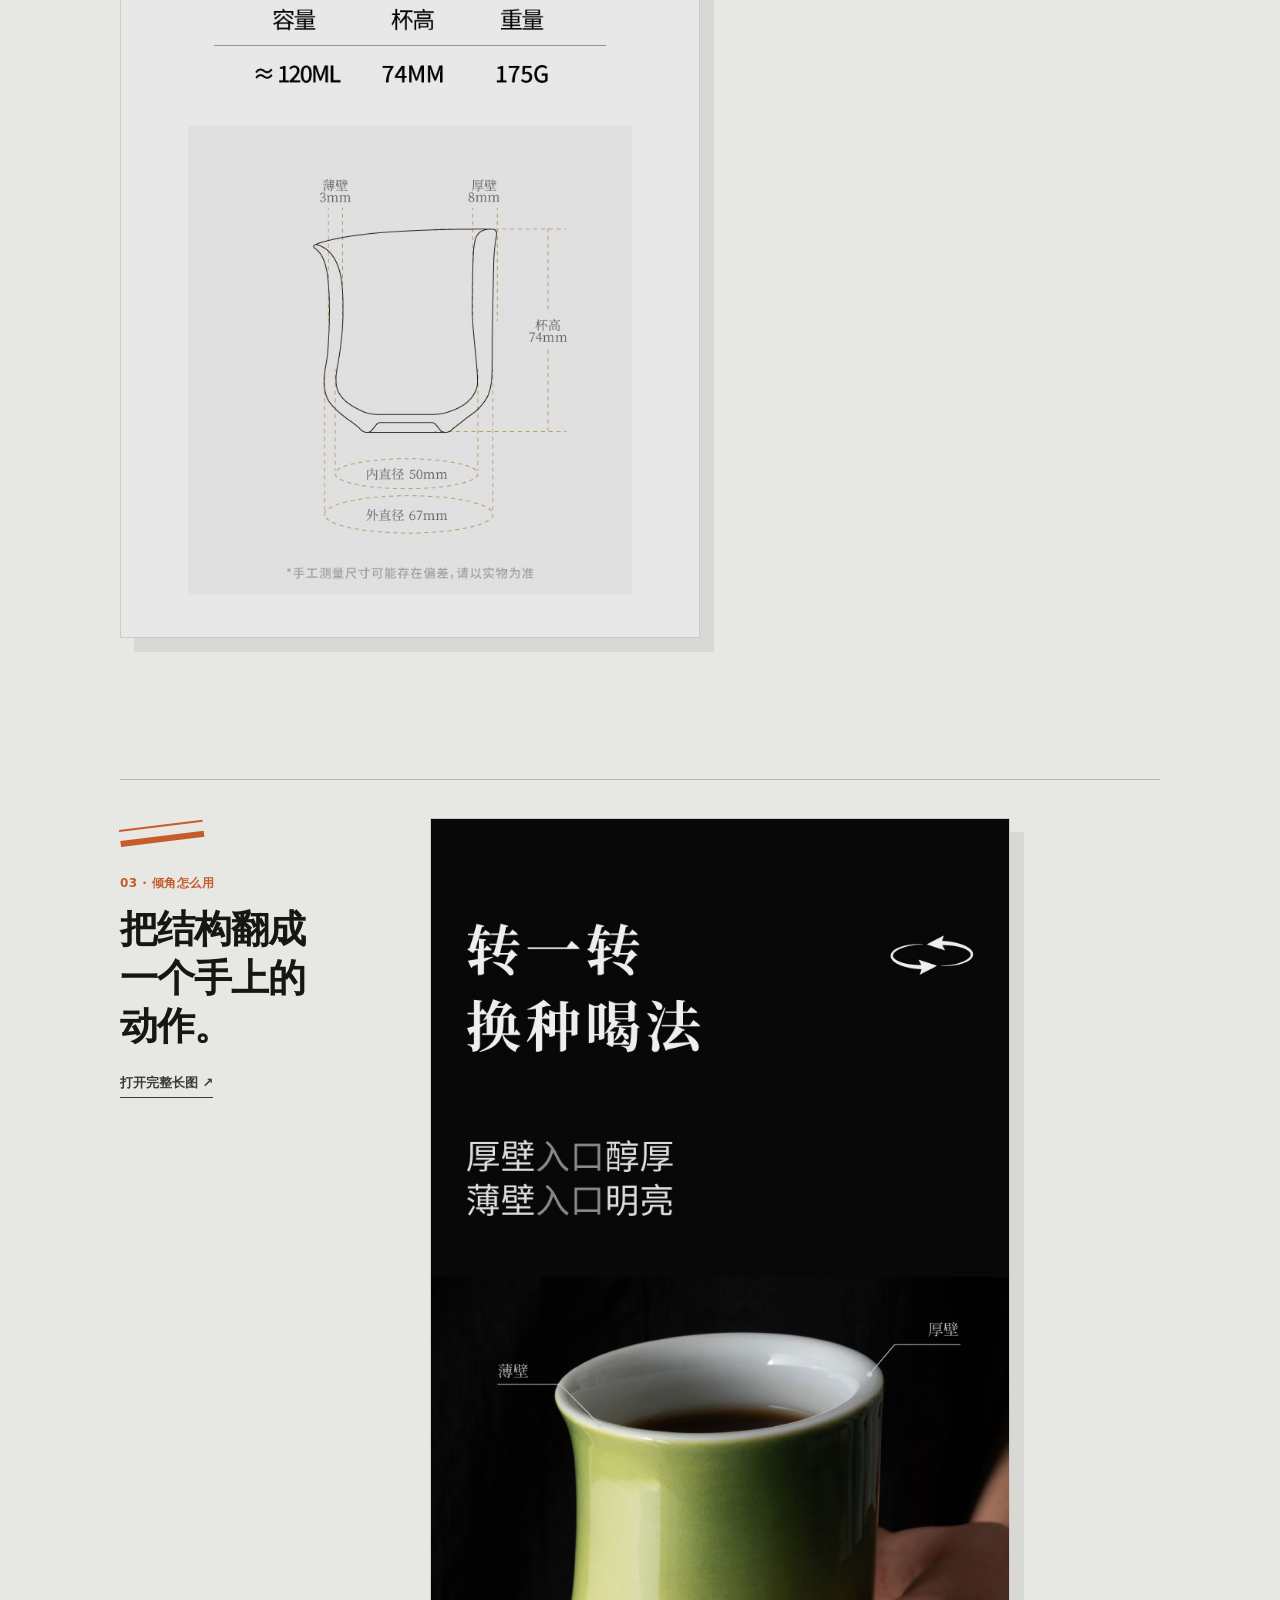
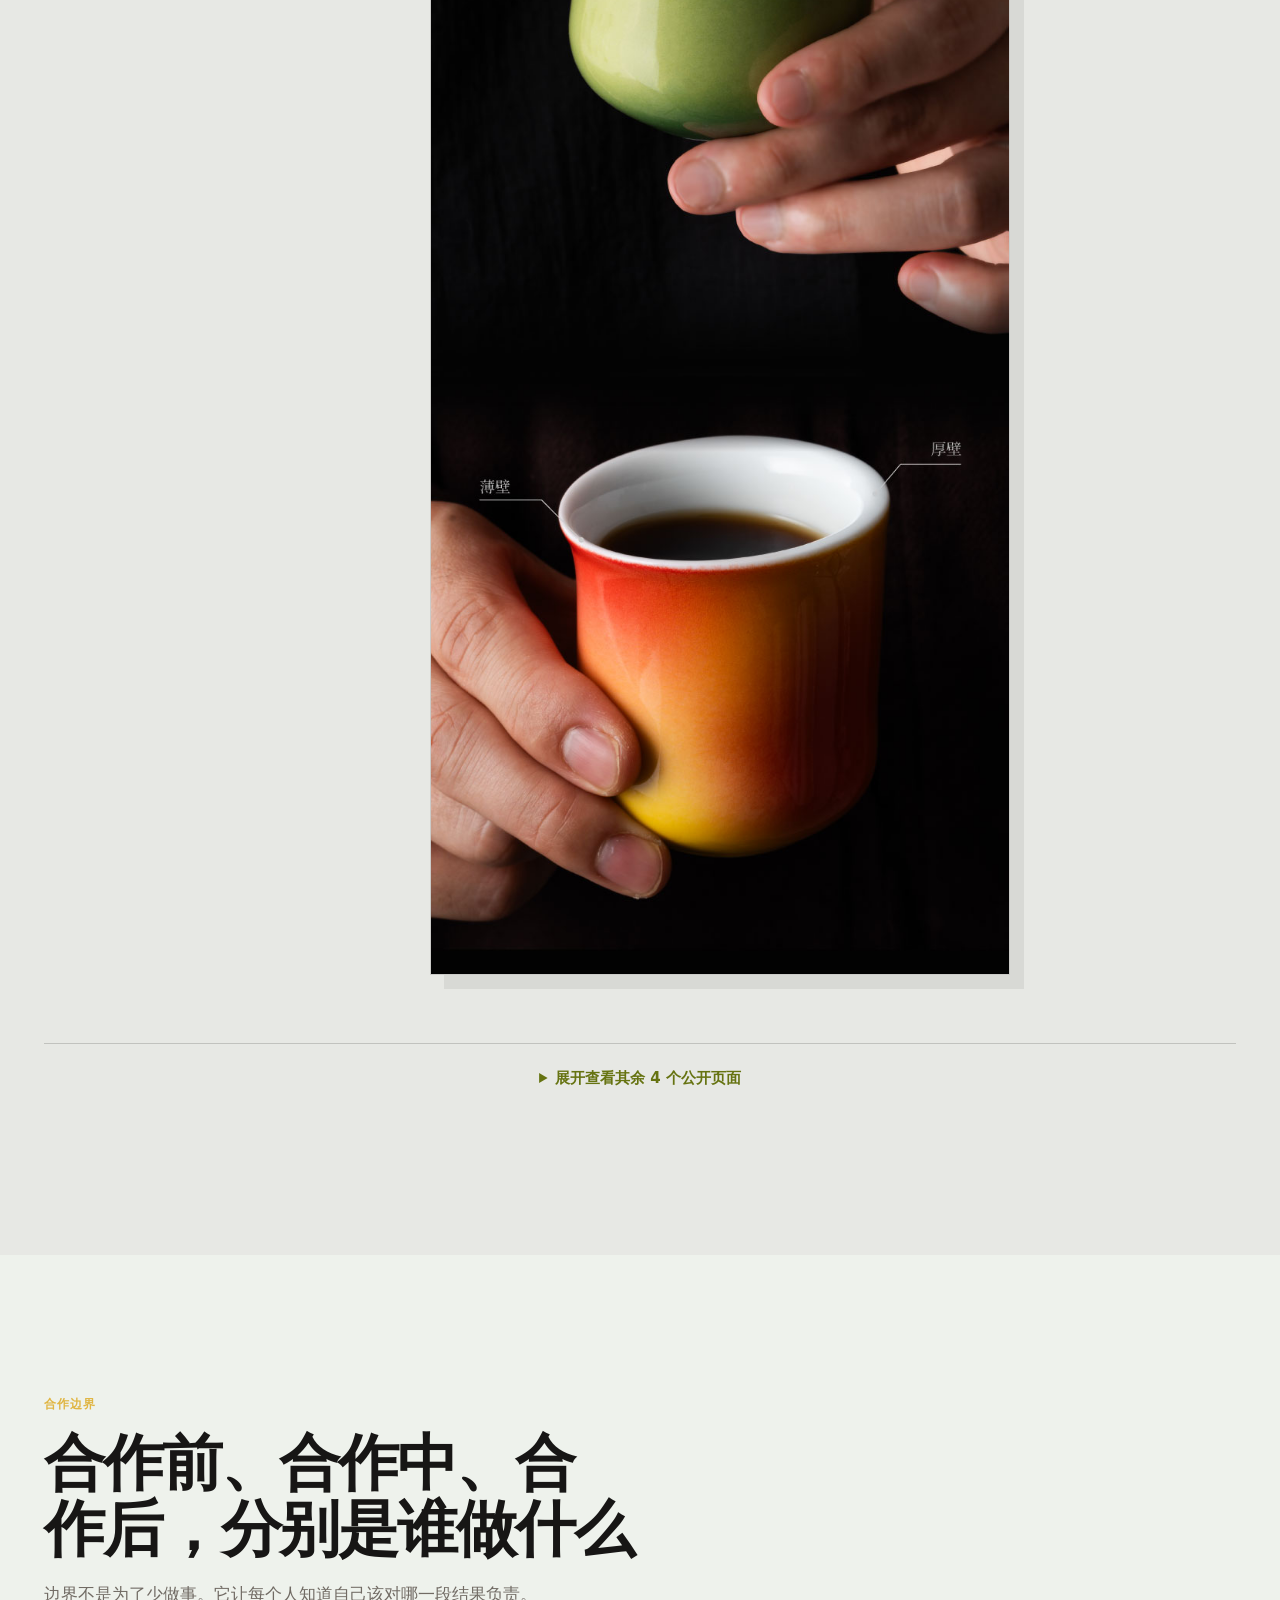
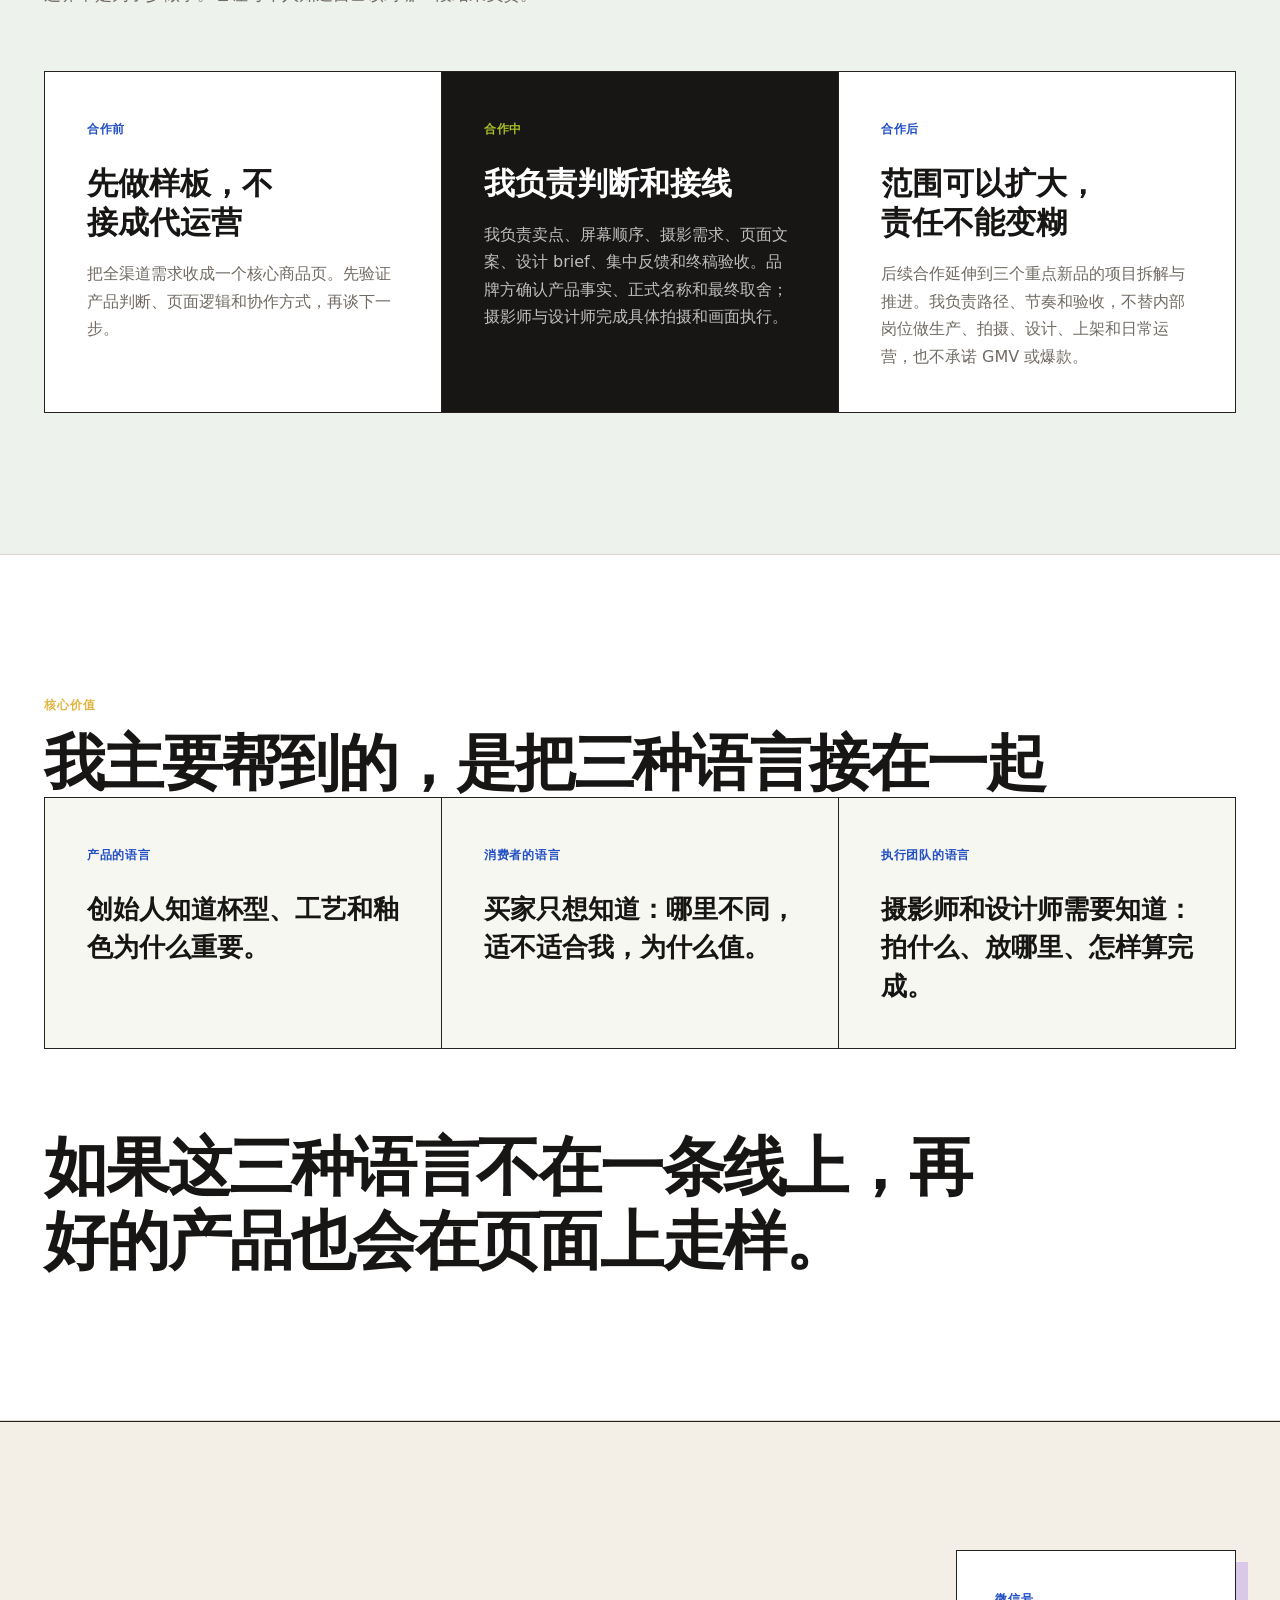
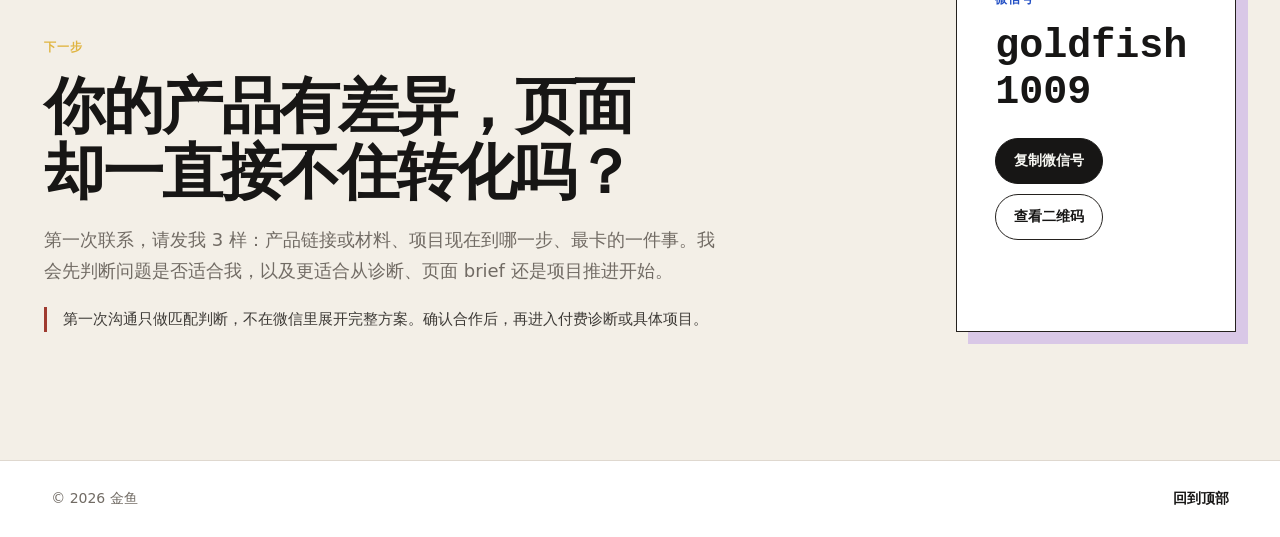
<file: work/ccclay/index.html>
<!doctype html>
<html lang="zh-CN">
  <head>
    <meta charset="utf-8" />
    <meta name="viewport" content="width=device-width, initial-scale=1" />
    <title>CCCLAY 无限倾角杯页面改版与转化结果｜金鱼</title>
    <meta
      name="description"
      content="我如何把无限倾角杯的产品差异做成可执行的商品页，并用改版前后数据与同期对照检验页面对支付转化的承接。"
    />
    <link rel="canonical" href="https://siyaoworks.com/work/ccclay/" />
    <meta property="og:type" content="article" />
    <meta property="og:title" content="CCCLAY 无限倾角杯：从页面改版到转化验证" />
    <meta
      property="og:description"
      content="页面策略、摄影与设计 brief，以及改版前后和同期对照的支付转化结果。"
    />
    <meta property="og:url" content="https://siyaoworks.com/work/ccclay/" />
    <meta property="og:image" content="https://siyaoworks.com/ccclay-case-hero.webp" />
    <link rel="icon" href="../../goldfish-mark.svg" type="image/svg+xml" />
    <link rel="stylesheet" href="../../styles.css?v=20260902-final" />
    <link rel="stylesheet" href="./case.css?v=20260902-results" />
  </head>
  <body class="case-study-page">
    <a class="skip-link" href="#case-main">跳到案例正文</a>

    <header class="site-header" aria-label="主导航">
      <a class="brand" href="../../" aria-label="返回金鱼首页">
        <span class="brand-mark">
          <img src="../../goldfish-mark.svg" alt="" />
        </span>
        <span class="brand-text">
          <strong>金鱼</strong>
          <small>产品和内容顾问</small>
        </span>
      </a>
      <nav class="nav-links case-nav" aria-label="案例页导航">
        <a href="#results">上线结果</a>
        <a href="#work">做了什么</a>
        <a href="#detail-page">关键页面</a>
        <a href="#case-contact">联系我</a>
      </nav>
      <div class="mobile-header-actions">
        <a class="mobile-contact-link" href="#case-contact">联系我</a>
        <details class="mobile-nav">
          <summary>菜单</summary>
          <nav class="mobile-nav-panel" aria-label="移动端案例导航">
            <a href="#results">上线结果</a>
            <a href="#work">做了什么</a>
            <a href="#detail-page">关键页面</a>
            <a href="../../">返回首页</a>
          </nav>
        </details>
      </div>
    </header>

    <main id="case-main">
      <article>
        <header class="case-hero">
          <div class="section-shell case-hero-grid">
            <div class="case-hero-copy">
              <p class="case-eyebrow">CCCLAY · 无限倾角杯多色版</p>
              <h1 class="case-title">
                图已经<br class="case-desktop-break" />够好看了。
                <span>现在要回答：<br class="case-mobile-break" />为什么值得买？</span>
              </h1>
              <p class="case-lead">
                我把杯型、厚薄、120ml、手工釉色和品牌背书拆成购买问题，再排成摄影和设计可以直接执行的 brief。最终落成 10 张主图和 9 屏详情页；上线后，两处关键页面模块的支付转化均有提升。
              </p>
              <div class="case-actions" aria-label="案例主要行动">
                <a class="button case-button-primary" href="#detail-page">直接看页面</a>
                <a class="button case-button-ghost" href="#work">先看我做了什么</a>
              </div>
            </div>

            <a
              class="case-hero-mobile-proof"
              href="./assets/detail-01-core-promise.jpg"
              target="_blank"
              rel="noreferrer"
            >
              <figure>
                <img
                  src="./assets/detail-01-core-promise.jpg"
                  alt="详情页首屏，一杯两喝，双重体验"
                  width="750"
                  height="1150"
                />
                <figcaption>
                  <span>页面证据 01</span>
                  <strong>先把“一杯两喝”放到第一眼。</strong>
                </figcaption>
              </figure>
            </a>

            <div class="case-hero-collage" aria-label="CCCLAY 详情页局部预览">
              <figure>
                <img
                  src="./assets/detail-01-core-promise.jpg"
                  alt="详情页首屏，一杯两喝，双重体验"
                  width="750"
                  height="1150"
                />
              </figure>
              <figure>
                <img
                  src="./assets/detail-03-turn-to-taste.jpg"
                  alt="详情页第三屏，转一转，换种喝法"
                  width="750"
                  height="2278"
                />
              </figure>
              <figure>
                <img
                  src="./assets/detail-07-handmade.jpg"
                  alt="详情页第七屏，用制作过程解释每只杯子的手工差异"
                  width="750"
                  height="1423"
                />
              </figure>
            </div>
          </div>
        </header>

        <section class="case-facts" aria-label="项目摘要">
          <div class="section-shell case-facts-grid">
            <div>
              <span>项目状态</span>
              <strong>已完成客户项目</strong>
            </div>
            <div>
              <span>我的角色</span>
              <strong>页面策略、文案、摄影与设计 brief、终稿把关</strong>
            </div>
            <div>
              <span>最后交付</span>
              <strong>10 张主图成品、9 屏详情页</strong>
            </div>
            <div>
              <span>上线结果</span>
              <strong>主图与图文详情触达人群的支付转化均上升</strong>
            </div>
          </div>
        </section>

        <section class="case-results" id="results" aria-labelledby="results-title">
          <div class="section-shell">
            <header class="case-results-heading">
              <p class="case-index">上线数据</p>
              <div>
                <h2 id="results-title">讲清楚以后，页面有没有更能接住成交？</h2>
                <p>
                  有。页面内两个关键模块的支付转化都上升；在 618 共同下滑期里，商品整体支付转化也比未改页面的同期对照款更抗跌。
                </p>
              </div>
            </header>

            <div class="case-results-grid" aria-label="页面改版后的转化结果">
              <article>
                <strong>4.3% → 5.3%</strong>
                <span>主图触达人群支付转化</span>
                <p>同一商品链接，改版前与改版后。</p>
              </article>
              <article>
                <strong>7.9% → 11.4%</strong>
                <span>图文详情触达人群支付转化</span>
                <p>同一商品链接，改版前与改版后。</p>
              </article>
              <article>
                <strong>0.26 → 0.95</strong>
                <span>相对未改页面对照款的优势（百分点）</span>
                <p>618 对比窗口 → 后续 36 天。</p>
              </article>
              <article>
                <strong>+69.2%</strong>
                <span>同期支付金额</span>
                <p>¥16,062 → ¥27,184。</p>
              </article>
            </div>

            <p class="case-results-boundary">
              同期流量和客单价也同步上升，因此不能把支付金额增长全部归因于页面。这里呈现的是页面承接改善与同期对照结果。
            </p>
          </div>
        </section>

        <section class="case-feedback-compact" aria-labelledby="feedback-title">
          <div class="section-shell trust-strip">
            <p class="case-index">合作反馈</p>
            <h2 id="feedback-title">先认可我能把思路和卖点讲清，再邀请我继续参与三个重点新品。</h2>
            <p>
              合作开始前，对方看过我之前做的页面，认可我能把思路和卖点讲清。样板页完成后，又邀请我继续参与三个重点新品。这不是销量证明，但能说明对方愿意继续信任我的判断和推进方式。
            </p>
          </div>
        </section>

        <section class="case-chapter" aria-labelledby="starting-point-title">
          <div class="section-shell case-chapter-grid">
            <header class="case-chapter-heading">
              <p class="case-index">起点</p>
              <h2 id="starting-point-title">先把一个太大的需求收小</h2>
            </header>
            <div class="case-prose case-prose-large">
              <p>
                CCCLAY 有景德镇工艺、专利杯型、手工釉色，也有精品咖啡圈的专业背书。产品不缺内容，图片也不难看。问题出在网上：一个第一次进店的人，未必能马上明白这只杯为什么不同、适合谁、贵在哪里。
              </p>
              <p>
                最初的需求接近“电商全渠道运营”：天猫、小红书、投流、私域、达人和日常内容都在里面。对外部顾问来说，这个口子一旦接住，很快就会变成半个全职运营。
              </p>
              <blockquote>
                所以我没有先接整店，而是建议先拿一个核心 SKU 做样板。先证明一页商品页能不能被讲清楚。
              </blockquote>
            </div>
          </div>
        </section>

        <section class="case-chapter" id="work" aria-labelledby="work-title">
          <div class="section-shell case-chapter-grid">
            <header class="case-chapter-heading">
              <p class="case-index">工作</p>
              <h2 id="work-title">我主要做了四件事</h2>
            </header>
            <div class="work-grid">
              <article>
                <span>01</span>
                <h3>把产品差异翻成购买问题</h3>
                <p>“无限倾角”不是一个名字。用户真正会问的是：它是不是歪了？两边厚薄不一样，喝起来有什么区别？</p>
              </article>
              <article>
                <span>02</span>
                <h3>把问题排成页面顺序</h3>
                <p>先给继续看的理由，再解除误解；接着讲怎么用、怎么选，最后补背书和买前须知。</p>
              </article>
              <article>
                <span>03</span>
                <h3>让摄影为页面服务</h3>
                <p>我先定义每组图要证明什么。首轮画面质感不够时，只补拍最关键的一组，不让整个项目推倒重来。</p>
              </article>
              <article>
                <span>04</span>
                <h3>让设计师拿到就能做</h3>
                <p>每一屏用什么图、写什么、留什么标注空间、哪些事实还待确认，都放进同一份 brief。</p>
              </article>
            </div>
          </div>
        </section>

        <section class="case-visual-story" id="detail-page" aria-labelledby="detail-page-title">
          <div class="section-shell">
            <header class="case-story-heading">
              <p class="case-index">视觉证据</p>
              <h2 id="detail-page-title">九屏不是九张海报。它是一条说服链。</h2>
              <p>
                每一屏只回答一个问题。先看说服链最前面的 3 屏，其余 4 屏可以按需展开。涉及第三方背书和售后时效的 2 屏暂不公开；画面按 2026 年项目终版展示，不代表当前 SKU、热销状态或产品线信息。
              </p>
            </header>

            <div class="key-screen-grid">
              <a class="screen-card" href="./assets/detail-01-core-promise.jpg" target="_blank" rel="noreferrer">
                <figure>
                  <figcaption>
                    <span>01 · 为什么值得继续看</span>
                    <strong>先把“一杯两喝”说出来。</strong>
                    <span class="screen-open">打开完整长图 <span aria-hidden="true">↗</span></span>
                  </figcaption>
                  <div class="screen-artwork">
                    <img
                      src="./assets/detail-01-core-promise.jpg"
                      alt="详情页第一屏，一杯两喝，双重体验"
                      width="750"
                      height="1150"
                      loading="lazy"
                    />
                  </div>
                </figure>
              </a>
              <a class="screen-card" href="./assets/detail-02-not-crooked.jpg" target="_blank" rel="noreferrer">
                <figure>
                  <figcaption>
                    <span>02 · 它是不是歪了</span>
                    <strong>先解除误解，后面才讲得动。</strong>
                    <span class="screen-open">打开完整长图 <span aria-hidden="true">↗</span></span>
                  </figcaption>
                  <div class="screen-artwork">
                    <img
                      src="./assets/detail-02-not-crooked.jpg"
                      alt="详情页第二屏，不是歪的，是设计的"
                      width="750"
                      height="1898"
                      loading="lazy"
                    />
                  </div>
                </figure>
              </a>
              <a class="screen-card" href="./assets/detail-03-turn-to-taste.jpg" target="_blank" rel="noreferrer">
                <figure>
                  <figcaption>
                    <span>03 · 倾角怎么用</span>
                    <strong>把结构翻成一个手上的动作。</strong>
                    <span class="screen-open">打开完整长图 <span aria-hidden="true">↗</span></span>
                  </figcaption>
                  <div class="screen-artwork">
                    <img
                      src="./assets/detail-03-turn-to-taste.jpg"
                      alt="详情页第三屏，转一转，换种喝法"
                      width="750"
                      height="2278"
                      loading="lazy"
                    />
                  </div>
                </figure>
              </a>
            </div>

            <details class="screen-details">
              <summary>
                <span class="summary-closed">展开查看其余 4 个公开页面</span>
                <span class="summary-open">收起其余 4 个公开页面</span>
              </summary>
              <div class="screen-gallery">
                <a href="./assets/detail-04-just-enough.jpg" target="_blank" rel="noreferrer">
                  <figure>
                    <img
                      src="./assets/detail-04-just-enough.jpg"
                      alt="详情页第四屏，用一小杯刚好的场景解释 120ml 容量"
                      width="750"
                      height="2068"
                      loading="lazy"
                    />
                    <figcaption><strong>04</strong><span>参数不是答案。120ml 要变成“一小杯刚好”。</span></figcaption>
                  </figure>
                </a>
                <a href="./assets/detail-06-colors.jpg" target="_blank" rel="noreferrer">
                  <figure>
                    <img
                      src="./assets/detail-06-colors.jpg"
                      alt="详情页第六屏，用统一排列帮助用户比较不同釉色"
                      width="750"
                      height="1390"
                      loading="lazy"
                    />
                    <figcaption><strong>06</strong><span>多色不是摆满。它要帮助人做选择。</span></figcaption>
                  </figure>
                </a>
                <a href="./assets/detail-07-handmade.jpg" target="_blank" rel="noreferrer">
                  <figure>
                    <img
                      src="./assets/detail-07-handmade.jpg"
                      alt="详情页第七屏，用手工制作过程解释每只杯子的差异"
                      width="750"
                      height="1423"
                      loading="lazy"
                    />
                    <figcaption><strong>07</strong><span>把手作差异讲成唯一性，也讲清预期。</span></figcaption>
                  </figure>
                </a>
                <a href="./assets/detail-08-cup-guide.jpg" target="_blank" rel="noreferrer">
                  <figure>
                    <img
                      src="./assets/detail-08-cup-guide.jpg"
                      alt="详情页第八屏，展示 CCCLAY 不同杯型与饮用方式"
                      width="750"
                      height="1473"
                      loading="lazy"
                    />
                    <figcaption><strong>08</strong><span>把单品放回品牌的杯型体系里。</span></figcaption>
                  </figure>
                </a>
              </div>
            </details>
          </div>
        </section>

        <section class="case-chapter case-chapter-tinted" id="scope" aria-labelledby="scope-title">
          <div class="section-shell">
            <header class="case-chapter-heading case-chapter-heading-wide">
              <p class="case-index">合作边界</p>
              <h2 id="scope-title">合作前、合作中、合作后，分别是谁做什么</h2>
              <p>边界不是为了少做事。它让每个人知道自己该对哪一段结果负责。</p>
            </header>

            <div class="boundary-grid">
              <article>
                <span>合作前</span>
                <h3>先做样板，不接成代运营</h3>
                <p>把全渠道需求收成一个核心商品页。先验证产品判断、页面逻辑和协作方式，再谈下一步。</p>
              </article>
              <article class="boundary-card-primary">
                <span>合作中</span>
                <h3>我负责判断和接线</h3>
                <p>
                  我负责卖点、屏幕顺序、摄影需求、页面文案、设计 brief、集中反馈和终稿验收。品牌方确认产品事实、正式名称和最终取舍；摄影师与设计师完成具体拍摄和画面执行。
                </p>
              </article>
              <article>
                <span>合作后</span>
                <h3>范围可以扩大，责任不能变糊</h3>
                <p>
                  后续合作延伸到三个重点新品的项目拆解与推进。我负责路径、节奏和验收，不替内部岗位做生产、拍摄、设计、上架和日常运营，也不承诺 GMV 或爆款。
                </p>
              </article>
            </div>
          </div>
        </section>

        <section class="case-chapter case-value" aria-labelledby="value-title">
          <div class="section-shell">
            <header class="case-story-heading case-story-heading-light">
              <p class="case-index">核心价值</p>
              <h2 id="value-title">我主要帮到的，是把三种语言接在一起</h2>
            </header>

            <div class="value-grid">
              <article>
                <span>产品的语言</span>
                <p>创始人知道杯型、工艺和釉色为什么重要。</p>
              </article>
              <article>
                <span>消费者的语言</span>
                <p>买家只想知道：哪里不同，适不适合我，为什么值。</p>
              </article>
              <article>
                <span>执行团队的语言</span>
                <p>摄影师和设计师需要知道：拍什么、放哪里、怎样算完成。</p>
              </article>
            </div>

            <p class="value-closing">
              如果这三种语言不在一条线上，再好的产品也会在页面上走样。
            </p>
          </div>
        </section>

        <section class="case-cta" id="case-contact" aria-labelledby="case-cta-title">
          <div class="section-shell case-cta-grid">
            <div>
              <p class="case-index">下一步</p>
              <h2 id="case-cta-title">你的产品有差异，页面却一直接不住转化吗？</h2>
              <p>
                第一次联系，请发我 3 样：产品链接或材料、项目现在到哪一步、最卡的一件事。我会先判断问题是否适合我，以及更适合从诊断、页面 brief 还是项目推进开始。
              </p>
              <p class="case-contact-boundary">
                第一次沟通只做匹配判断，不在微信里展开完整方案。确认合作后，再进入付费诊断或具体项目。
              </p>
            </div>
            <div class="case-contact-card" aria-label="微信联系方式">
              <span>微信号</span>
              <strong>goldfish1009</strong>
              <div class="case-contact-actions">
                <button class="button primary" type="button" data-copy-text="goldfish1009">复制微信号</button>
                <a class="button ghost" href="../../#contact">查看二维码</a>
              </div>
              <p class="copy-status" aria-live="polite"></p>
            </div>
          </div>
        </section>
      </article>
    </main>

    <footer class="site-footer">
      <span>© 2026 金鱼</span>
      <a href="#case-main">回到顶部</a>
    </footer>

    <script src="../../script.js?v=20260813-mobile"></script>
  </body>
</html>
</file>
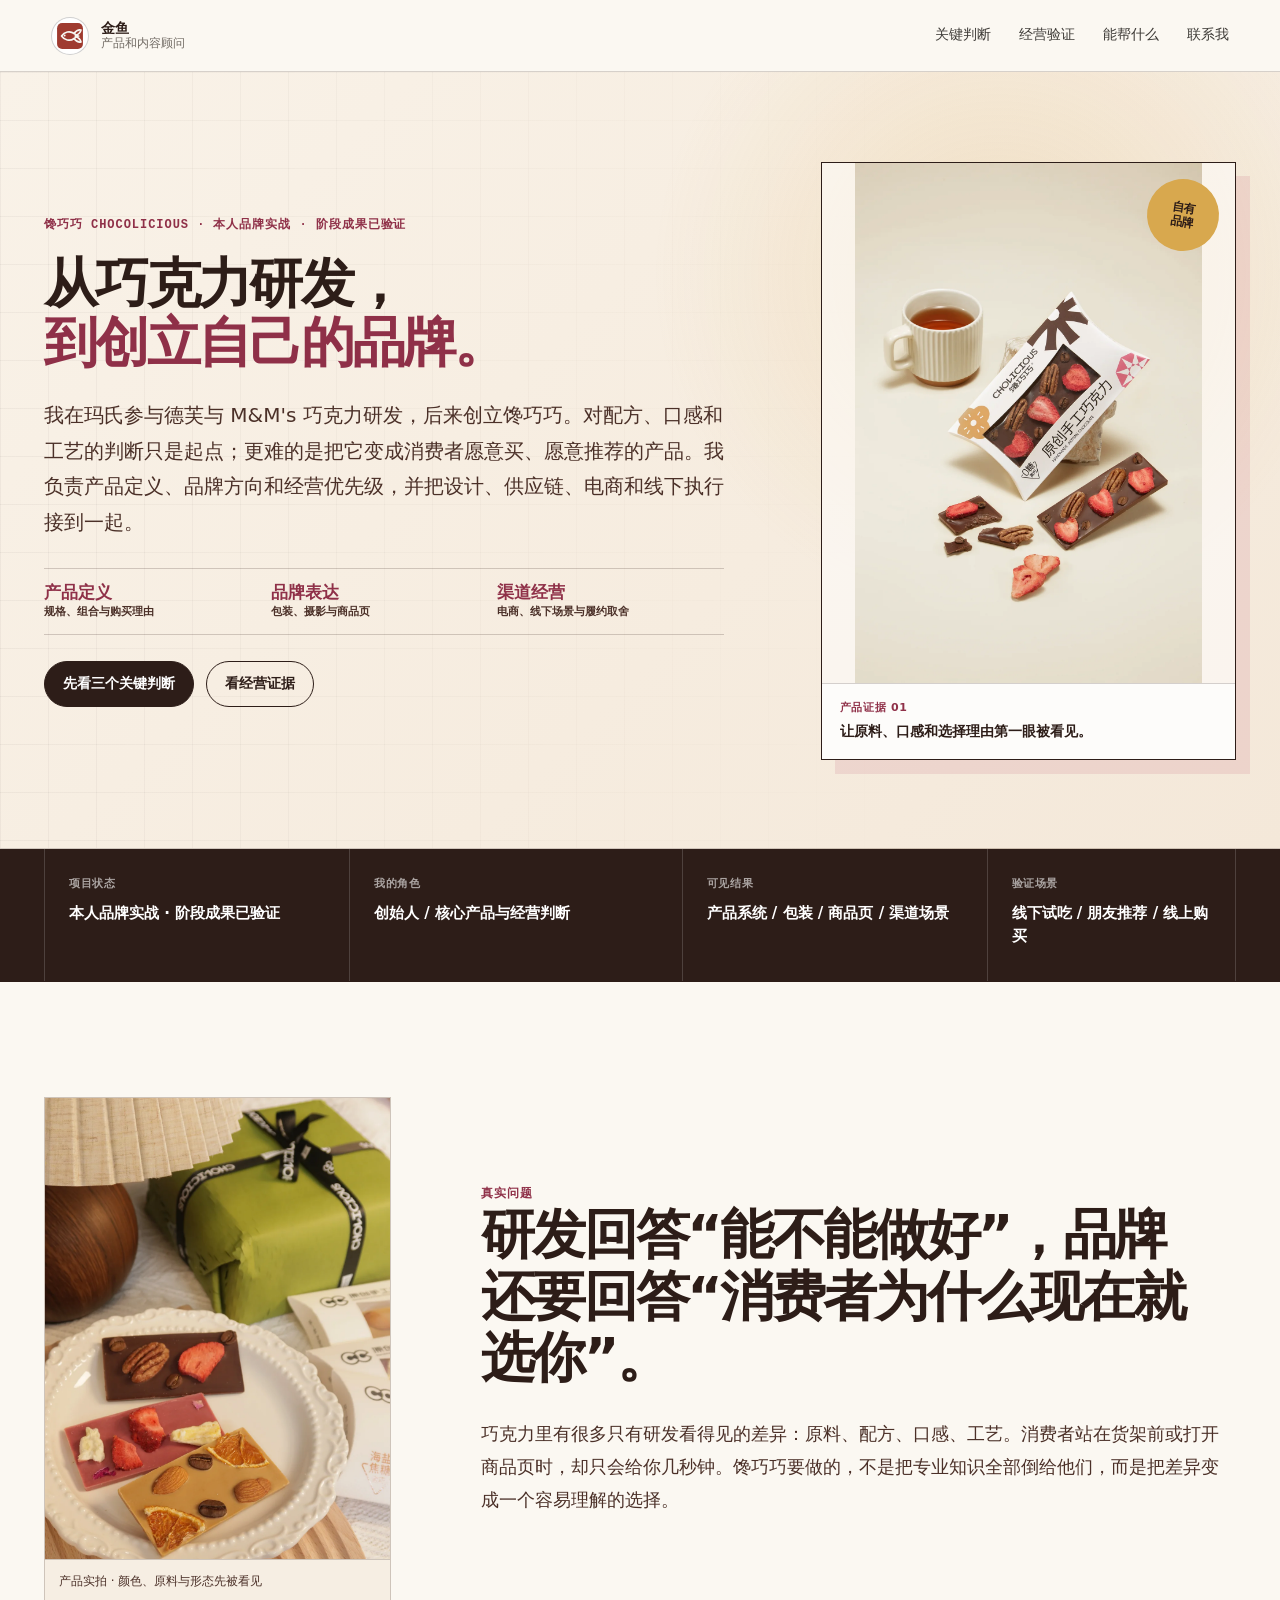
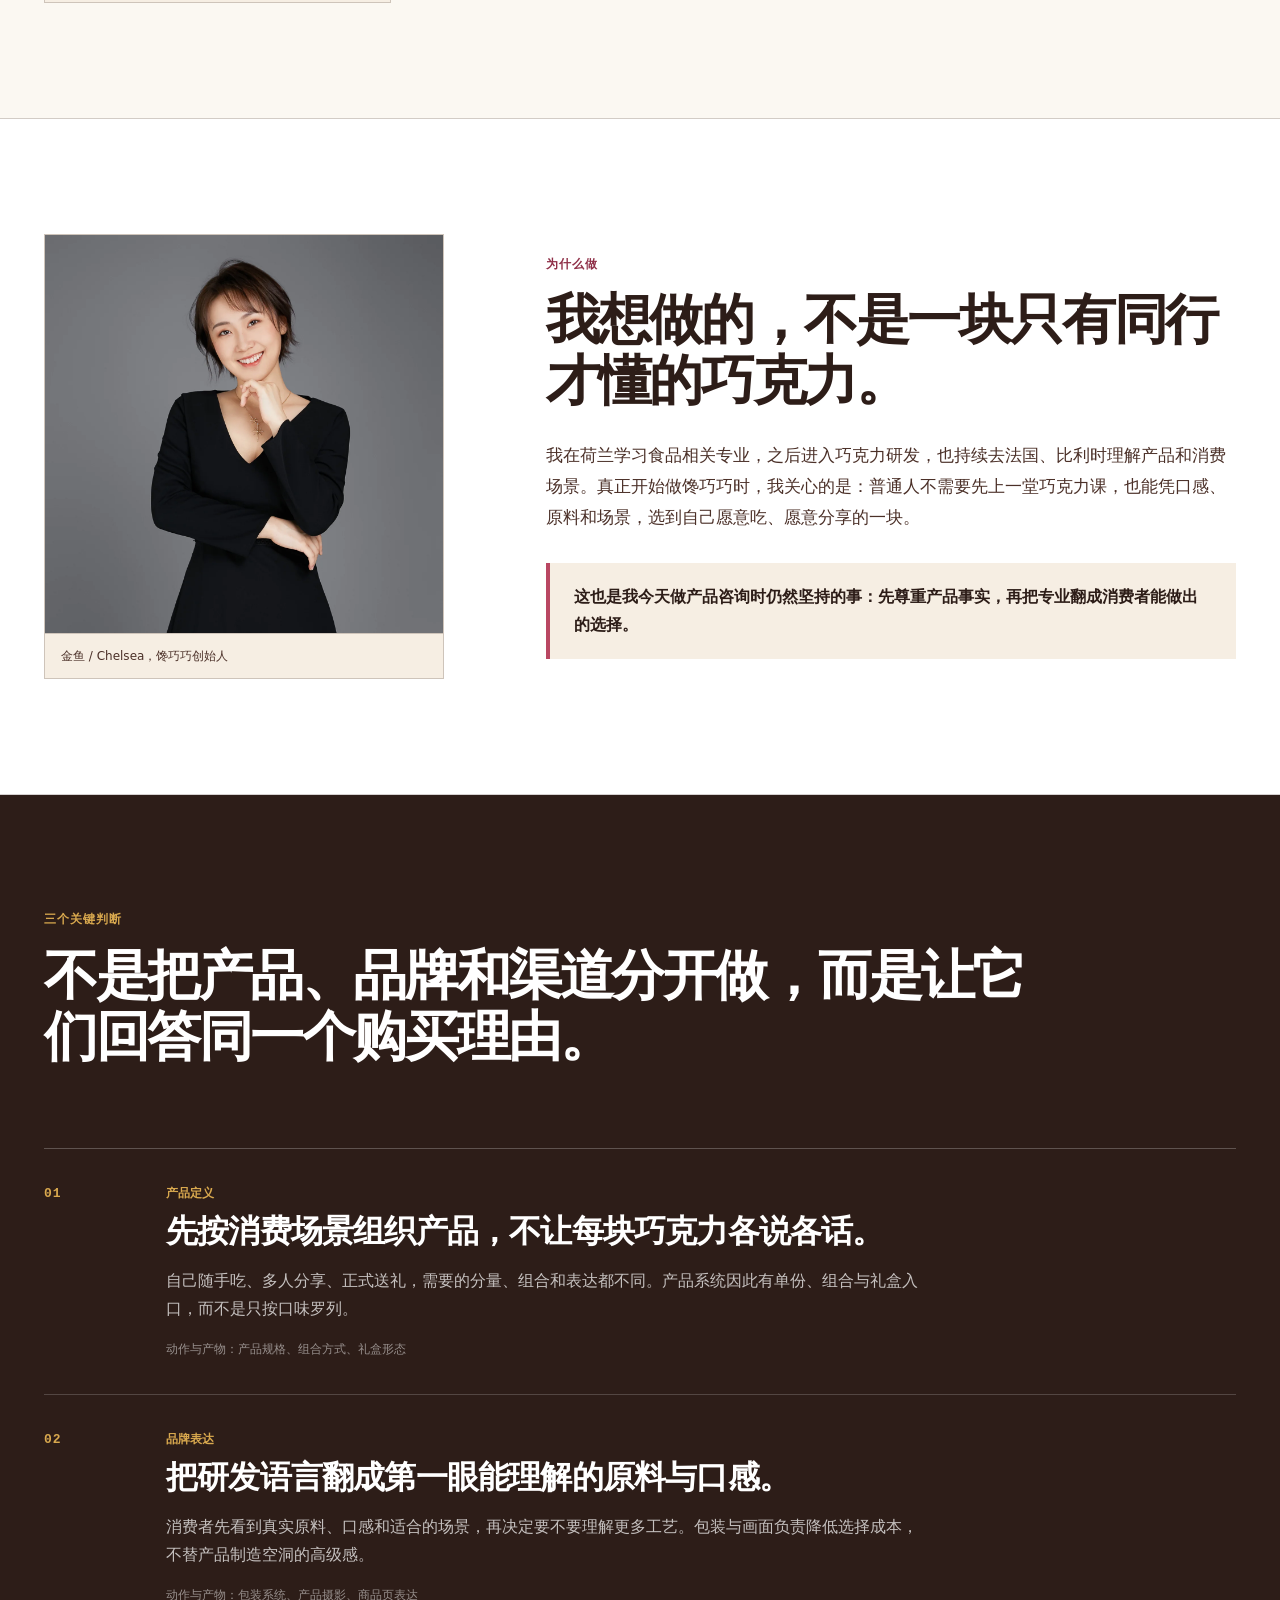
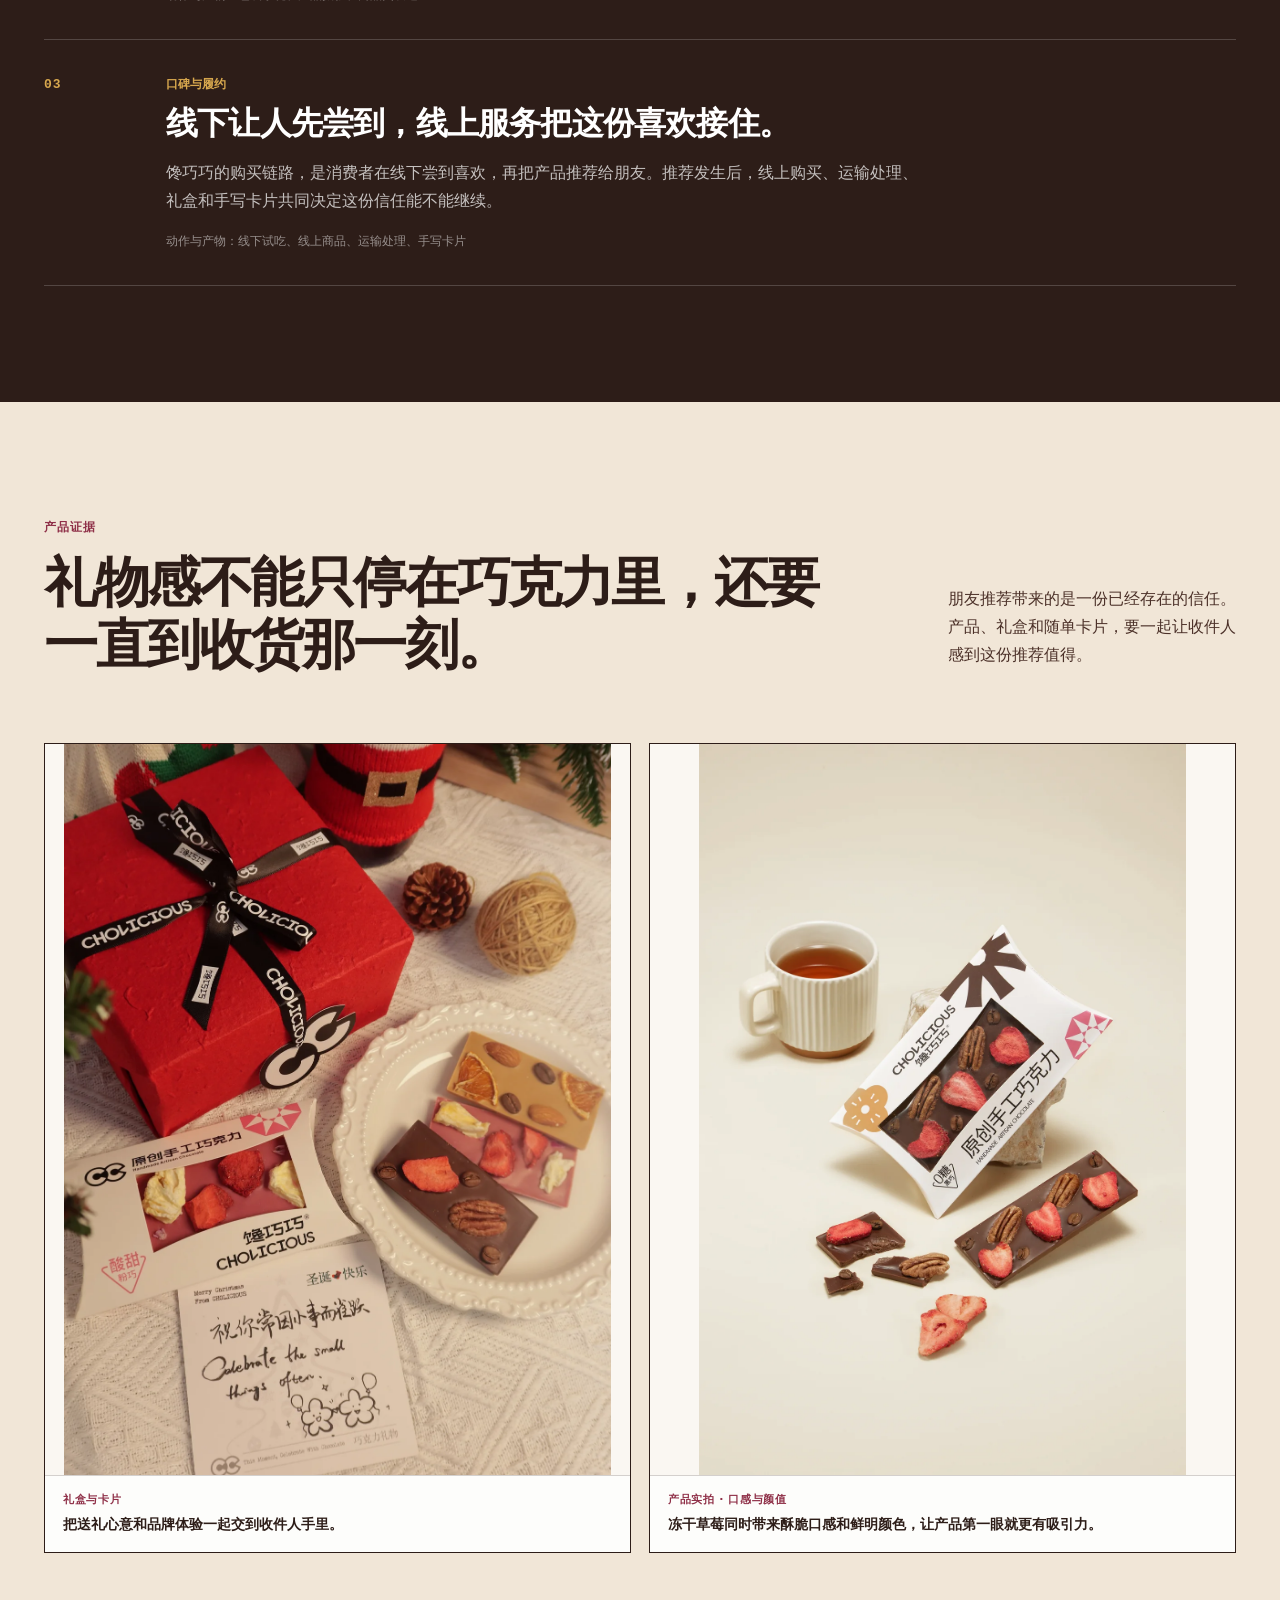
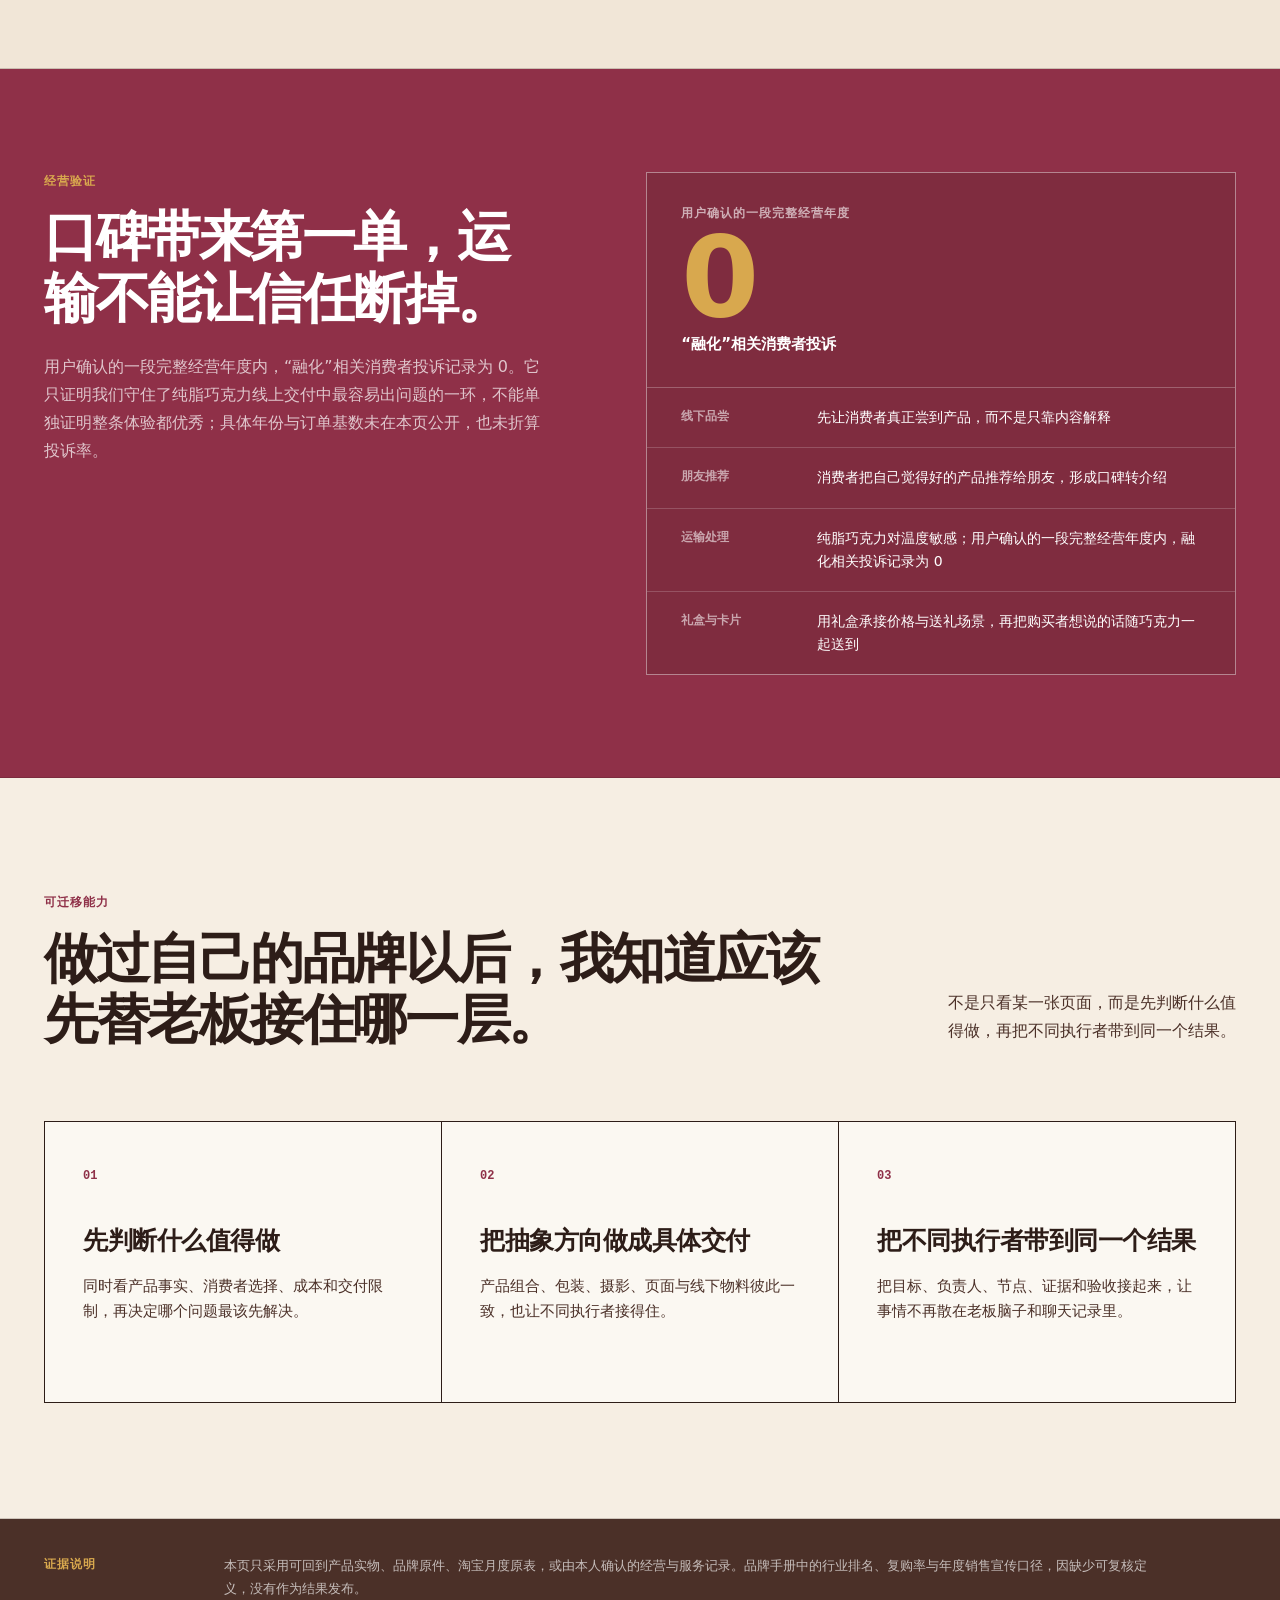
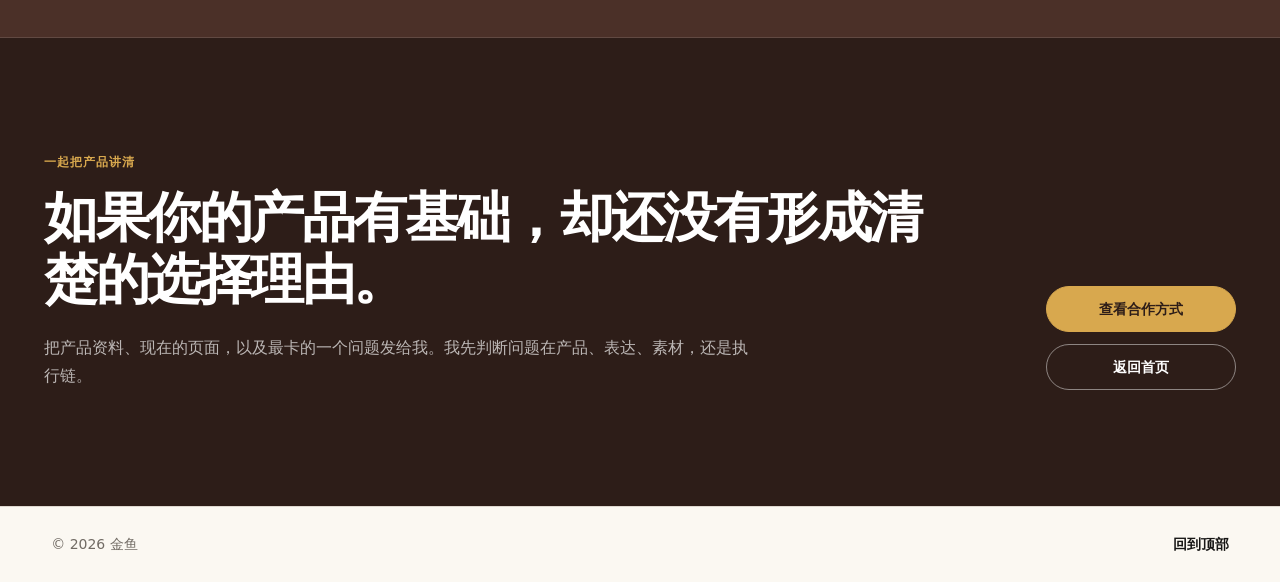
<file: work/chocolicious/index.html>
<!doctype html>
<html lang="zh-CN">
  <head>
    <meta charset="utf-8" />
    <meta name="viewport" content="width=device-width, initial-scale=1" />
    <title>馋巧巧 CHOCOLICIOUS 本人品牌案例｜金鱼</title>
    <meta
      name="description"
      content="我如何从巧克力研发走到产品定义、品牌方向与经营判断，并把这段创始人实战带回消费品牌咨询。"
    />
    <link rel="canonical" href="https://siyaoworks.com/work/chocolicious/" />
    <meta property="og:type" content="article" />
    <meta property="og:title" content="馋巧巧 CHOCOLICIOUS：从巧克力研发，到创立自己的品牌" />
    <meta
      property="og:description"
      content="产品定义、品牌表达、购买入口与线下场景，一份本人品牌实战案例。"
    />
    <meta property="og:url" content="https://siyaoworks.com/work/chocolicious/" />
    <meta
      property="og:image"
      content="https://siyaoworks.com/work/chocolicious/assets/product-strawberry.webp"
    />
    <link rel="icon" href="../../goldfish-mark.svg" type="image/svg+xml" />
    <link rel="stylesheet" href="../../styles.css?v=20260902-review-fixes" />
    <link rel="stylesheet" href="./case.css?v=20260902-review-fixes" />
  </head>
  <body class="choc-case-page">
    <a class="skip-link" href="#case-main">跳到案例正文</a>

    <header class="site-header" aria-label="主导航">
      <a class="brand" href="../../" aria-label="返回金鱼首页">
        <span class="brand-mark">
          <img src="../../goldfish-mark.svg" alt="" />
        </span>
        <span class="brand-text">
          <strong>金鱼</strong>
          <small>产品和内容顾问</small>
        </span>
      </a>
      <nav class="nav-links case-nav" aria-label="案例页导航">
        <a href="#decisions">关键判断</a>
        <a href="#evidence">经营验证</a>
        <a href="#transfer">能帮什么</a>
        <a href="#case-contact">联系我</a>
      </nav>
      <div class="mobile-header-actions">
        <a class="mobile-contact-link" href="#case-contact">联系我</a>
        <details class="mobile-nav">
          <summary>菜单</summary>
          <nav class="mobile-nav-panel" aria-label="移动端案例导航">
            <a href="#decisions">关键判断</a>
            <a href="#evidence">经营验证</a>
            <a href="#transfer">能帮什么</a>
            <a href="../../">返回首页</a>
          </nav>
        </details>
      </div>
    </header>

    <main id="case-main">
      <article>
        <header class="choc-hero">
          <div class="section-shell choc-hero-grid">
            <div class="choc-hero-copy">
              <p class="choc-eyebrow">馋巧巧 CHOCOLICIOUS · 本人品牌实战 · 阶段成果已验证</p>
              <h1>从巧克力研发，<span>到创立自己的品牌。</span></h1>
              <p class="choc-lead">
                我在玛氏参与德芙与 M&amp;M's 巧克力研发，后来创立馋巧巧。对配方、口感和工艺的判断只是起点；更难的是把它变成消费者愿意买、愿意推荐的产品。我负责产品定义、品牌方向和经营优先级，并把设计、供应链、电商和线下执行接到一起。
              </p>
              <ul class="choc-hero-proof" aria-label="本人品牌关键经营工作">
                <li><strong>产品定义</strong><span>规格、组合与购买理由</span></li>
                <li><strong>品牌表达</strong><span>包装、摄影与商品页</span></li>
                <li><strong>渠道经营</strong><span>电商、线下场景与履约取舍</span></li>
              </ul>
              <div class="choc-actions" aria-label="案例主要行动">
                <a class="button choc-button-primary" href="#decisions">先看三个关键判断</a>
                <a class="button choc-button-ghost" href="#evidence">看经营证据</a>
              </div>
            </div>

            <figure class="choc-hero-visual">
              <img
                src="./assets/product-strawberry.webp"
                alt="馋巧巧零蔗糖冻干草莓巧克力产品"
                width="1200"
                height="1800"
              />
              <figcaption>
                <span>产品证据 01</span>
                <strong>让原料、口感和选择理由第一眼被看见。</strong>
              </figcaption>
            </figure>
          </div>
        </header>

        <section class="choc-facts" aria-label="项目摘要">
          <div class="section-shell choc-facts-grid">
            <div>
              <span>项目状态</span>
              <strong>本人品牌实战 · 阶段成果已验证</strong>
            </div>
            <div>
              <span>我的角色</span>
              <strong>创始人 / 核心产品与经营判断</strong>
            </div>
            <div>
              <span>可见结果</span>
              <strong>产品系统 / 包装 / 商品页 / 渠道场景</strong>
            </div>
            <div>
              <span>验证场景</span>
              <strong>线下试吃 / 朋友推荐 / 线上购买</strong>
            </div>
          </div>
        </section>

        <section class="choc-thesis" aria-labelledby="thesis-title">
          <div class="section-shell choc-thesis-grid">
            <figure class="choc-thesis-visual">
              <img
                src="./assets/product-choice.webp"
                alt="馋巧巧三种水果与坚果巧克力、礼盒和单片包装实拍"
                width="1124"
                height="1500"
                loading="lazy"
              />
              <figcaption>产品实拍 · 颜色、原料与形态先被看见</figcaption>
            </figure>
            <div>
              <p class="choc-index">真实问题</p>
              <h2 id="thesis-title">研发回答“能不能做好”，品牌还要回答“消费者为什么现在就选你”。</h2>
              <p>
                巧克力里有很多只有研发看得见的差异：原料、配方、口感、工艺。消费者站在货架前或打开商品页时，却只会给你几秒钟。馋巧巧要做的，不是把专业知识全部倒给他们，而是把差异变成一个容易理解的选择。
              </p>
            </div>
          </div>
        </section>

        <section class="choc-origin" aria-labelledby="origin-title">
          <div class="section-shell choc-origin-grid">
            <figure>
              <img
                src="./assets/founder-chelsea.webp"
                alt="馋巧巧创始人金鱼"
                width="1400"
                height="1398"
                loading="lazy"
              />
              <figcaption>金鱼 / Chelsea，馋巧巧创始人</figcaption>
            </figure>
            <div>
              <p class="choc-index">为什么做</p>
              <h2 id="origin-title">我想做的，不是一块只有同行才懂的巧克力。</h2>
              <p>
                我在荷兰学习食品相关专业，之后进入巧克力研发，也持续去法国、比利时理解产品和消费场景。真正开始做馋巧巧时，我关心的是：普通人不需要先上一堂巧克力课，也能凭口感、原料和场景，选到自己愿意吃、愿意分享的一块。
              </p>
              <blockquote>
                这也是我今天做产品咨询时仍然坚持的事：先尊重产品事实，再把专业翻成消费者能做出的选择。
              </blockquote>
            </div>
          </div>
        </section>

        <section class="choc-decisions" id="decisions" aria-labelledby="decisions-title">
          <div class="section-shell">
            <header class="choc-section-heading">
              <p class="choc-index">三个关键判断</p>
              <h2 id="decisions-title">不是把产品、品牌和渠道分开做，而是让它们回答同一个购买理由。</h2>
            </header>

            <ol class="decision-rail">
              <li>
                <span class="decision-number">01</span>
                <div>
                  <p class="decision-label">产品定义</p>
                  <h3>先按消费场景组织产品，不让每块巧克力各说各话。</h3>
                  <p>自己随手吃、多人分享、正式送礼，需要的分量、组合和表达都不同。产品系统因此有单份、组合与礼盒入口，而不是只按口味罗列。</p>
                  <small>动作与产物：产品规格、组合方式、礼盒形态</small>
                </div>
              </li>
              <li>
                <span class="decision-number">02</span>
                <div>
                  <p class="decision-label">品牌表达</p>
                  <h3>把研发语言翻成第一眼能理解的原料与口感。</h3>
                  <p>消费者先看到真实原料、口感和适合的场景，再决定要不要理解更多工艺。包装与画面负责降低选择成本，不替产品制造空洞的高级感。</p>
                  <small>动作与产物：包装系统、产品摄影、商品页表达</small>
                </div>
              </li>
              <li>
                <span class="decision-number">03</span>
                <div>
                  <p class="decision-label">口碑与履约</p>
                  <h3>线下让人先尝到，线上服务把这份喜欢接住。</h3>
                  <p>馋巧巧的购买链路，是消费者在线下尝到喜欢，再把产品推荐给朋友。推荐发生后，线上购买、运输处理、礼盒和手写卡片共同决定这份信任能不能继续。</p>
                  <small>动作与产物：线下试吃、线上商品、运输处理、手写卡片</small>
                </div>
              </li>
            </ol>
          </div>
        </section>

        <section class="choc-products" id="product-system" aria-labelledby="products-title">
          <div class="section-shell">
            <header class="choc-section-heading choc-heading-split">
              <div>
                <p class="choc-index">产品证据</p>
                <h2 id="products-title">礼物感不能只停在巧克力里，还要一直到收货那一刻。</h2>
              </div>
              <p>朋友推荐带来的是一份已经存在的信任。产品、礼盒和随单卡片，要一起让收件人感到这份推荐值得。</p>
            </header>

            <div class="product-gallery product-gallery-two">
              <figure class="product-card">
                <img
                  src="./assets/gift-box-card.webp"
                  alt="馋巧巧红色礼盒、巧克力产品与手写卡片"
                  width="1199"
                  height="1600"
                  loading="lazy"
                />
                <figcaption><span>礼盒与卡片</span><strong>把送礼心意和品牌体验一起交到收件人手里。</strong></figcaption>
              </figure>
              <figure class="product-card">
                <img
                  src="./assets/product-strawberry.webp"
                  alt="馋巧巧零蔗糖冻干草莓巧克力"
                  width="1200"
                  height="1800"
                  loading="lazy"
                />
                <figcaption><span>产品实拍 · 口感与颜值</span><strong>冻干草莓同时带来酥脆口感和鲜明颜色，让产品第一眼就更有吸引力。</strong></figcaption>
              </figure>
            </div>
          </div>
        </section>

        <section class="choc-evidence" id="evidence" aria-labelledby="evidence-title">
          <div class="section-shell choc-evidence-grid">
            <header>
              <p class="choc-index">经营验证</p>
              <h2 id="evidence-title">口碑带来第一单，运输不能让信任断掉。</h2>
              <p>用户确认的一段完整经营年度内，“融化”相关消费者投诉记录为 0。它只证明我们守住了纯脂巧克力线上交付中最容易出问题的一环，不能单独证明整条体验都优秀；具体年份与订单基数未在本页公开，也未折算投诉率。</p>
            </header>

            <div class="evidence-panel" aria-label="馋巧巧口碑与线上履约链路">
              <div class="evidence-primary">
                <small>用户确认的一段完整经营年度</small>
                <strong>0</strong>
                <span>“融化”相关消费者投诉</span>
              </div>
              <dl>
                <div>
                  <dt>线下品尝</dt>
                  <dd>先让消费者真正尝到产品，而不是只靠内容解释</dd>
                </div>
                <div>
                  <dt>朋友推荐</dt>
                  <dd>消费者把自己觉得好的产品推荐给朋友，形成口碑转介绍</dd>
                </div>
                <div>
                  <dt>运输处理</dt>
                  <dd>纯脂巧克力对温度敏感；用户确认的一段完整经营年度内，融化相关投诉记录为 0</dd>
                </div>
                <div>
                  <dt>礼盒与卡片</dt>
                  <dd>用礼盒承接价格与送礼场景，再把购买者想说的话随巧克力一起送到</dd>
                </div>
              </dl>
            </div>
          </div>
        </section>

        <section class="choc-transfer" id="transfer" aria-labelledby="transfer-title">
          <div class="section-shell">
            <header class="choc-section-heading choc-heading-split">
              <div>
                <p class="choc-index">可迁移能力</p>
                <h2 id="transfer-title">做过自己的品牌以后，我知道应该先替老板接住哪一层。</h2>
              </div>
              <p>不是只看某一张页面，而是先判断什么值得做，再把不同执行者带到同一个结果。</p>
            </header>
            <div class="transfer-grid">
              <article>
                <span>01</span>
                <h3>先判断什么值得做</h3>
                <p>同时看产品事实、消费者选择、成本和交付限制，再决定哪个问题最该先解决。</p>
              </article>
              <article>
                <span>02</span>
                <h3>把抽象方向做成具体交付</h3>
                <p>产品组合、包装、摄影、页面与线下物料彼此一致，也让不同执行者接得住。</p>
              </article>
              <article>
                <span>03</span>
                <h3>把不同执行者带到同一个结果</h3>
                <p>把目标、负责人、节点、证据和验收接起来，让事情不再散在老板脑子和聊天记录里。</p>
              </article>
            </div>
          </div>
        </section>

        <aside class="choc-boundary" aria-label="案例证据说明">
          <div class="section-shell">
            <p class="choc-index">证据说明</p>
            <p>
              本页只采用可回到产品实物、品牌原件、淘宝月度原表，或由本人确认的经营与服务记录。品牌手册中的行业排名、复购率与年度销售宣传口径，因缺少可复核定义，没有作为结果发布。
            </p>
          </div>
        </aside>

        <section class="choc-contact" id="case-contact" aria-labelledby="contact-title">
          <div class="section-shell choc-contact-grid">
            <div>
              <p class="choc-index">一起把产品讲清</p>
              <h2 id="contact-title">如果你的产品有基础，却还没有形成清楚的选择理由。</h2>
              <p>把产品资料、现在的页面，以及最卡的一个问题发给我。我先判断问题在产品、表达、素材，还是执行链。</p>
            </div>
            <div class="choc-contact-actions">
              <a class="button choc-button-primary" href="../../#contact">查看合作方式</a>
              <a class="button choc-button-ghost" href="../../">返回首页</a>
            </div>
          </div>
        </section>
      </article>
    </main>

    <footer class="site-footer">
      <span>© 2026 金鱼</span>
      <a href="#case-main">回到顶部</a>
    </footer>

    <script src="../../script.js?v=20260813-mobile"></script>
  </body>
</html>
</file>
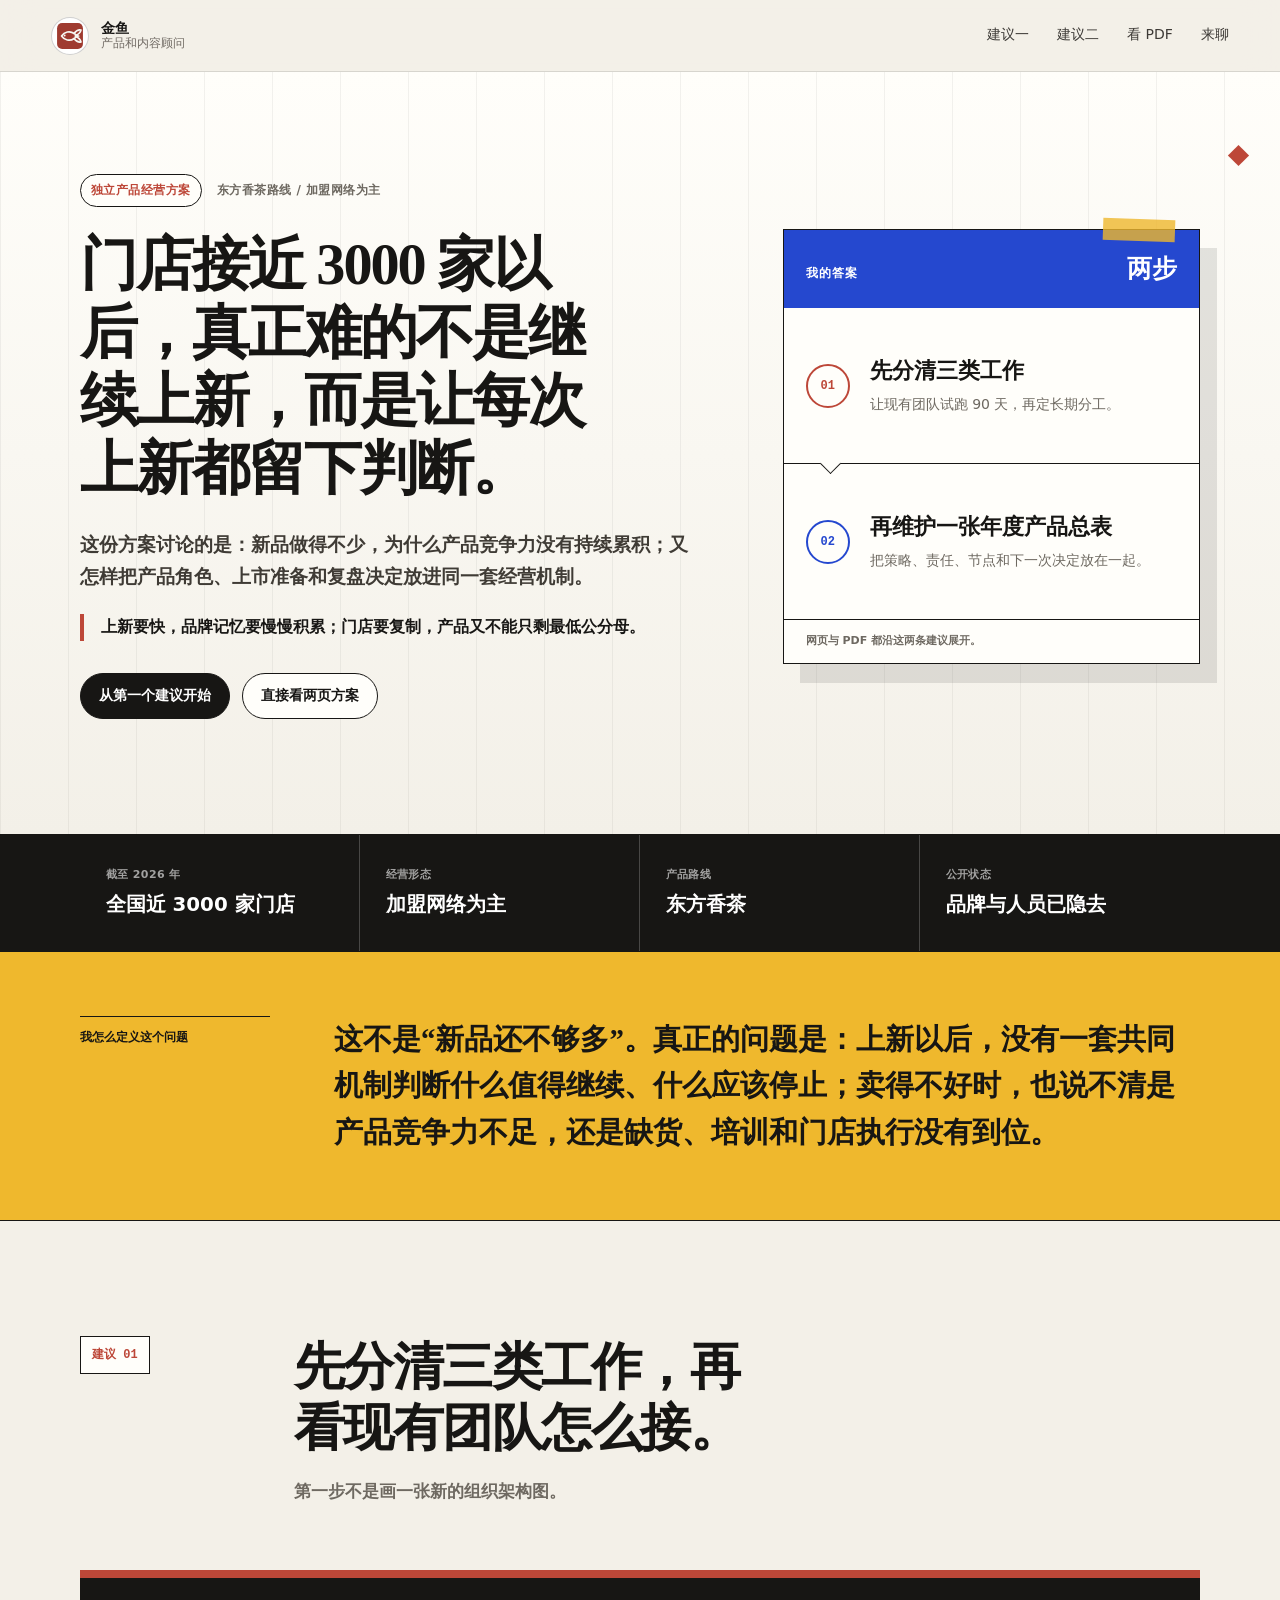
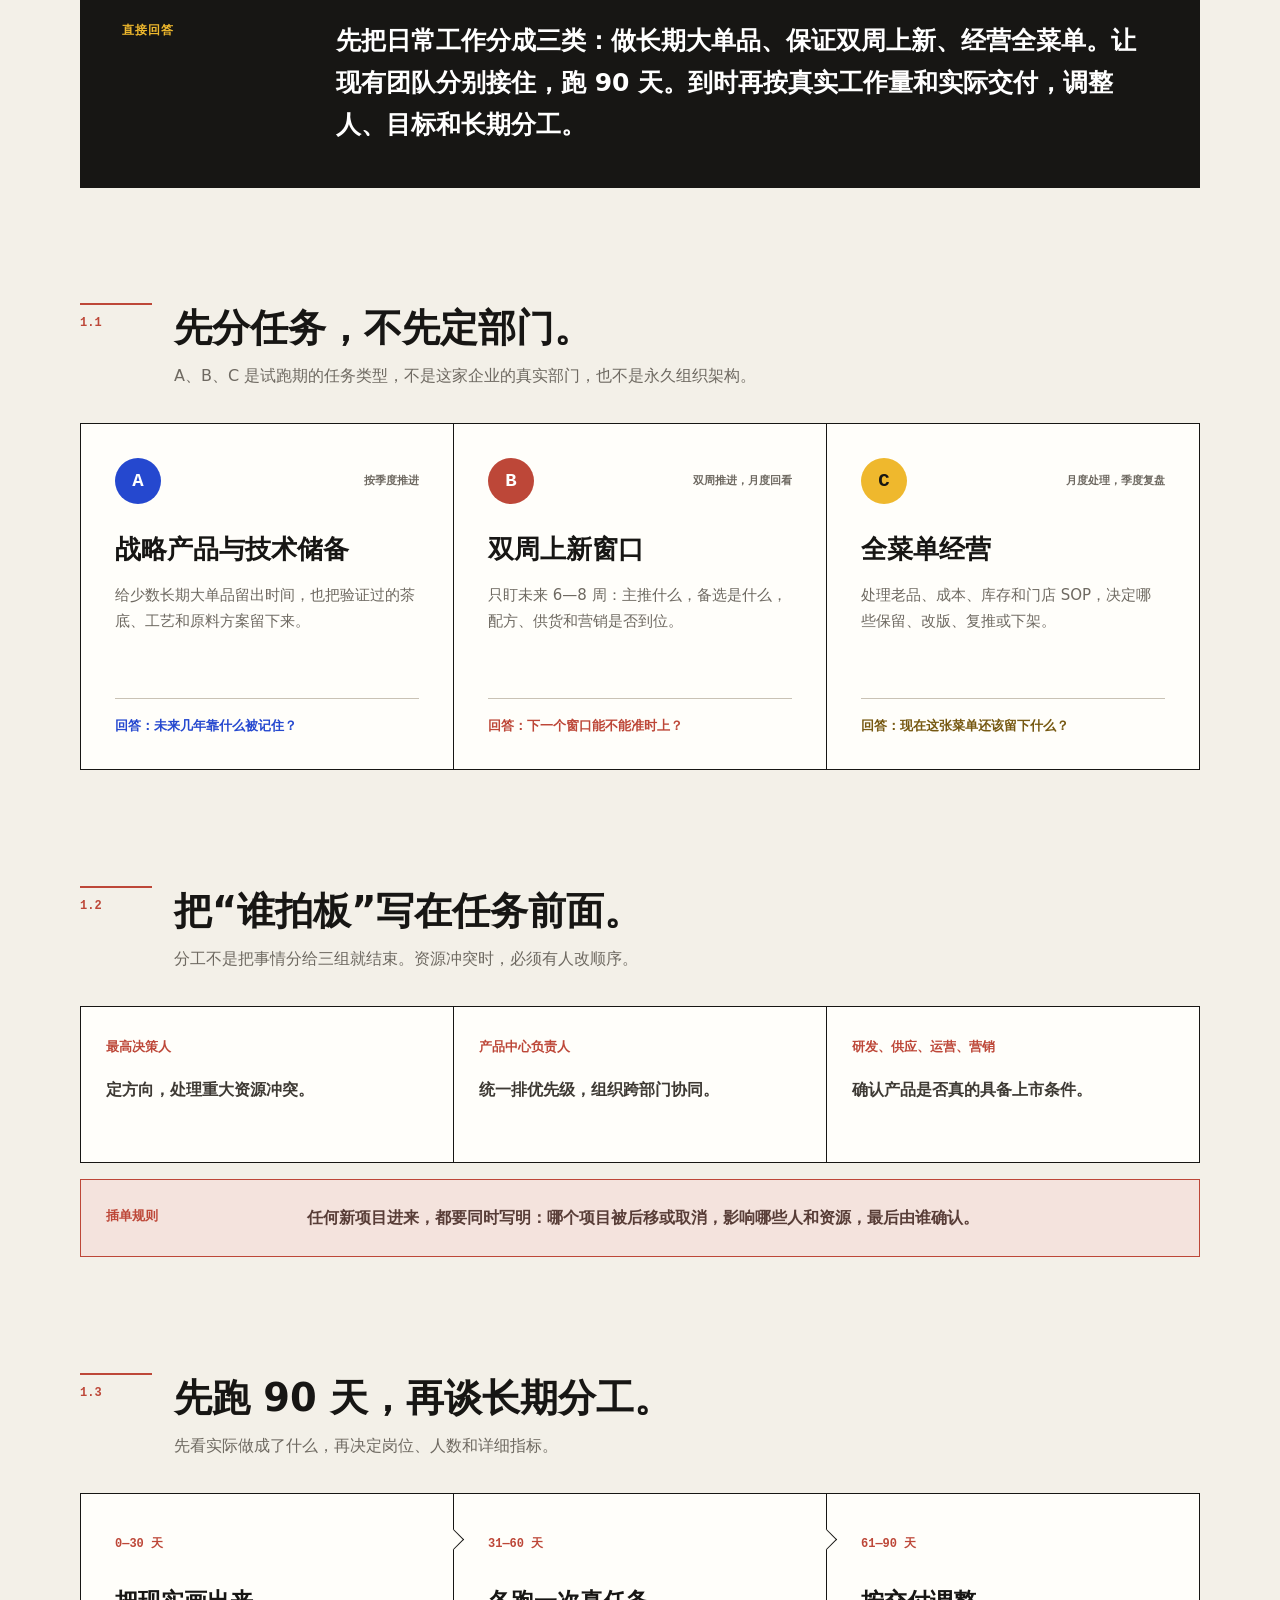
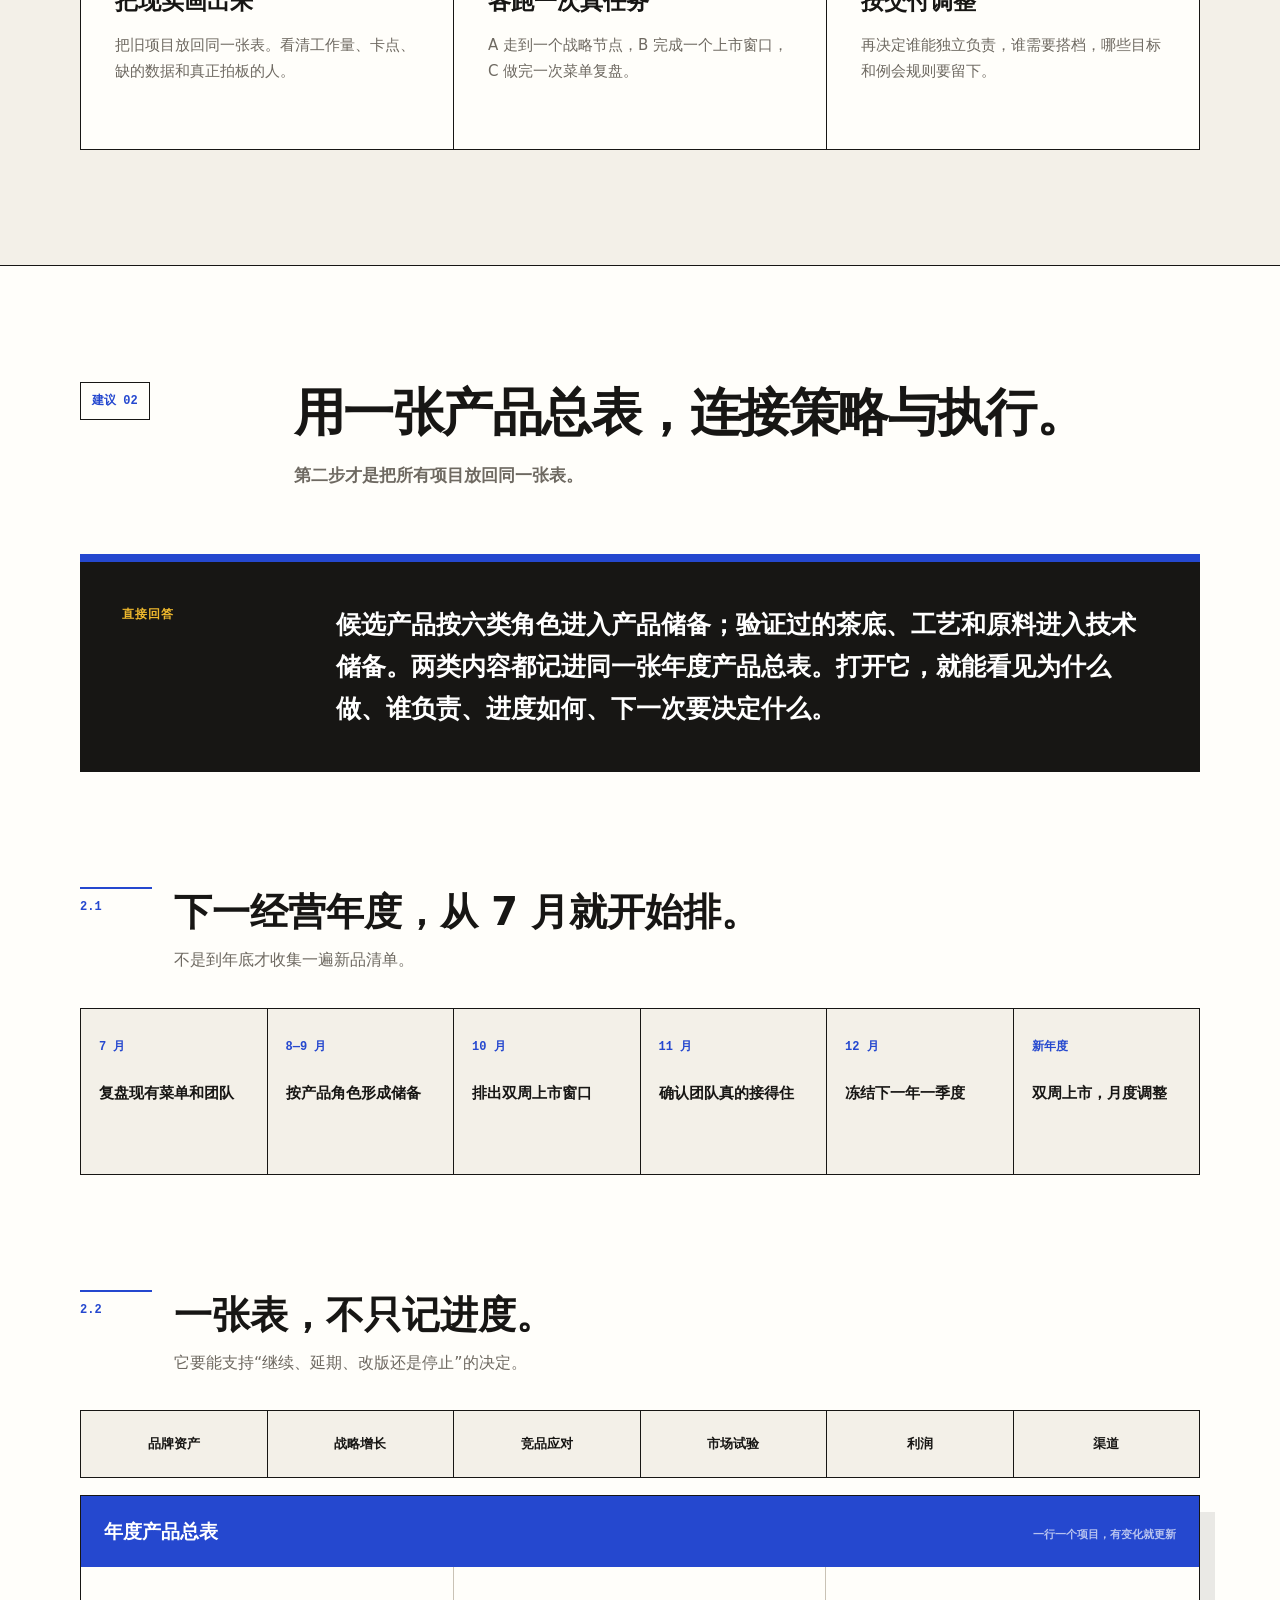
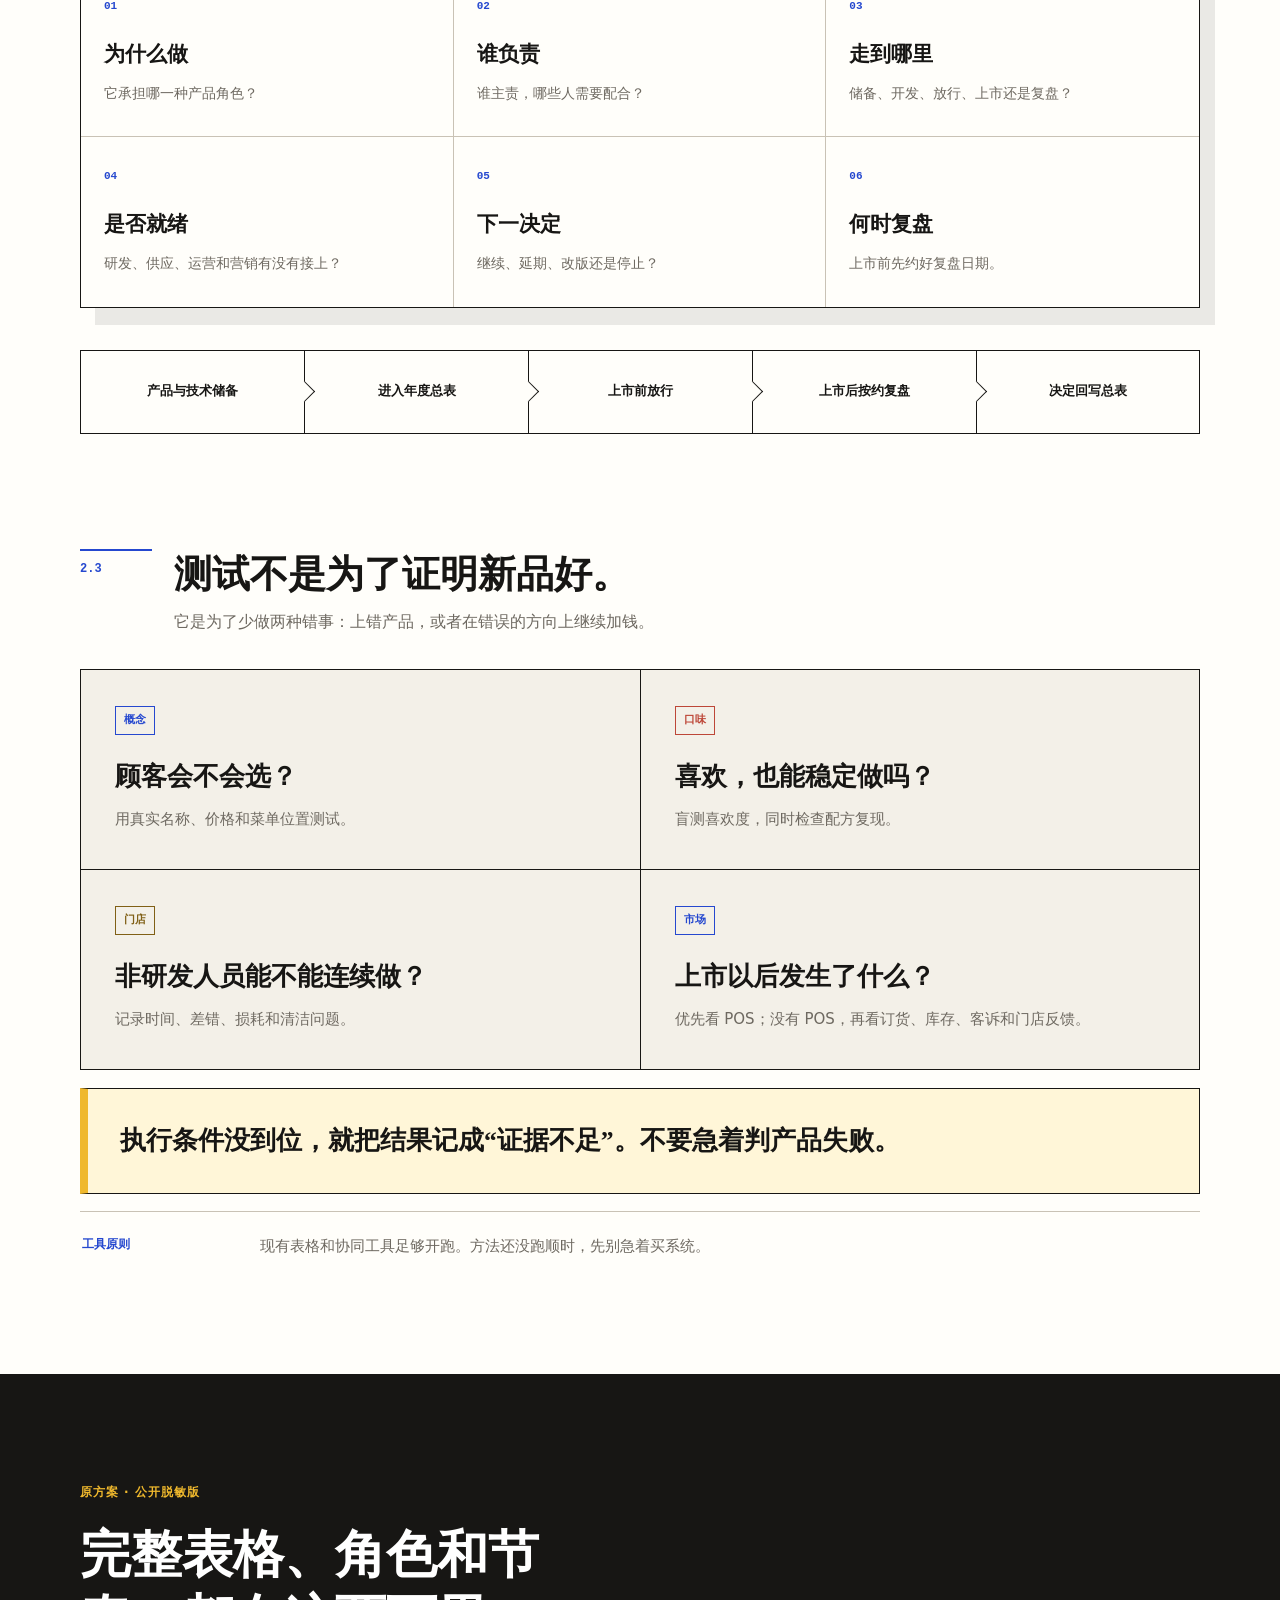
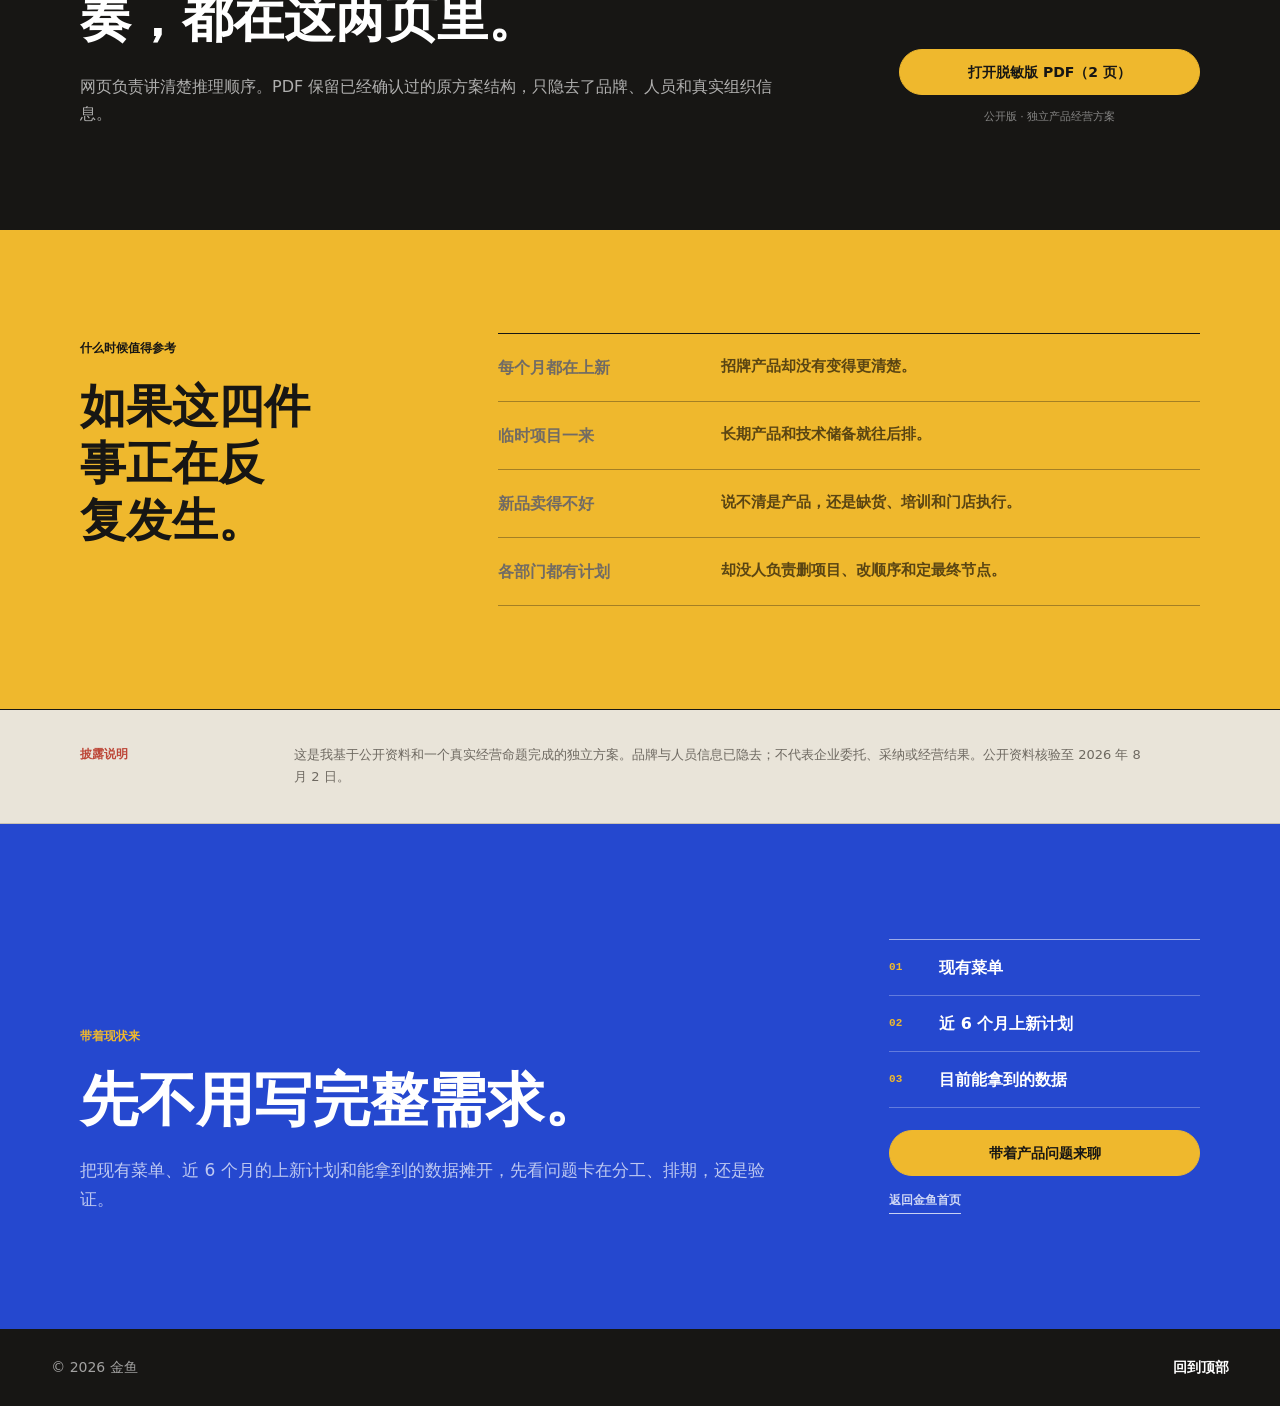
<file: work/franchise-tea-product-system/index.html>
<!doctype html>
<html lang="zh-CN">
  <head>
    <meta charset="utf-8" />
    <meta name="viewport" content="width=device-width, initial-scale=1" />
    <title>近 3000 家加盟门店，如何让上新沉淀成产品竞争力｜金鱼</title>
    <meta
      name="description"
      content="一份面向近 3000 家加盟门店的独立产品经营方案：把产品选择、上市准备和复盘决定接起来，让持续上新沉淀成产品竞争力。"
    />
    <link rel="canonical" href="https://siyaoworks.com/work/franchise-tea-product-system/" />
    <meta property="og:type" content="article" />
    <meta property="og:title" content="近 3000 家加盟门店，如何让上新沉淀成产品竞争力？" />
    <meta
      property="og:description"
      content="加盟网络为主 / 东方香茶路线 / 产品组合、复盘与 90 天试跑方案。"
    />
    <meta property="og:url" content="https://siyaoworks.com/work/franchise-tea-product-system/" />
    <meta
      property="og:image"
      content="https://siyaoworks.com/work/franchise-tea-product-system/assets/franchise-tea-product-system-og.png"
    />
    <meta property="og:image:width" content="1200" />
    <meta property="og:image:height" content="630" />
    <link rel="icon" href="../../goldfish-mark.svg" type="image/svg+xml" />
    <link rel="stylesheet" href="../../styles.css?v=20260902-final" />
    <link rel="stylesheet" href="./case.css" />
  </head>
  <body class="route-case-page">
    <a class="skip-link" href="#case-main">跳到案例正文</a>

    <header class="site-header" aria-label="主导航">
      <a class="brand" href="../../" aria-label="返回金鱼首页">
        <span class="brand-mark">
          <img src="../../goldfish-mark.svg" alt="" />
        </span>
        <span class="brand-text">
          <strong>金鱼</strong>
          <small>产品和内容顾问</small>
        </span>
      </a>
      <nav class="nav-links route-case-nav" aria-label="案例页导航">
        <a href="#case-recommendation-1">建议一</a>
        <a href="#case-recommendation-2">建议二</a>
        <a href="#case-document">看 PDF</a>
        <a href="#case-cta">来聊</a>
      </nav>
    </header>

    <main id="case-main">
      <article>
        <header class="route-hero">
          <div class="section-shell route-hero-grid">
            <div class="route-hero-copy">
              <div class="route-status-row">
                <span class="route-status">独立产品经营方案</span>
                <span>东方香茶路线 / 加盟网络为主</span>
              </div>
              <h1>门店接近 3000 家以后，真正难的不是继续上新，而是让每次上新都留下判断。</h1>
              <p class="route-hero-lead">
                这份方案讨论的是：新品做得不少，为什么产品竞争力没有持续累积；又怎样把产品角色、上市准备和复盘决定放进同一套经营机制。
              </p>
              <p class="route-hero-thesis">
                上新要快，品牌记忆要慢慢积累；门店要复制，产品又不能只剩最低公分母。
              </p>
              <div class="route-hero-actions" aria-label="案例主要行动">
                <a class="button route-primary" href="#case-recommendation-1">从第一个建议开始</a>
                <a class="button route-ghost" href="#case-document">直接看两页方案</a>
              </div>
            </div>

            <figure class="two-step-map" aria-labelledby="two-step-caption">
              <div class="two-step-map-head">
                <span>我的答案</span>
                <strong>两步</strong>
              </div>
              <ol>
                <li>
                  <span>01</span>
                  <div>
                    <h2>先分清三类工作</h2>
                    <p>让现有团队试跑 90 天，再定长期分工。</p>
                  </div>
                </li>
                <li>
                  <span>02</span>
                  <div>
                    <h2>再维护一张年度产品总表</h2>
                    <p>把策略、责任、节点和下一次决定放在一起。</p>
                  </div>
                </li>
              </ol>
              <figcaption id="two-step-caption">网页与 PDF 都沿这两条建议展开。</figcaption>
            </figure>
          </div>
        </header>

        <div class="route-fact-strip" aria-label="项目摘要">
          <div class="section-shell route-fact-grid">
            <div><span>截至 2026 年</span><strong>全国近 3000 家门店</strong></div>
            <div><span>经营形态</span><strong>加盟网络为主</strong></div>
            <div><span>产品路线</span><strong>东方香茶</strong></div>
            <div><span>公开状态</span><strong>品牌与人员已隐去</strong></div>
          </div>
        </div>

        <section class="route-bridge" aria-label="问题判断">
          <div class="section-shell route-bridge-grid">
            <span>我怎么定义这个问题</span>
            <p>
              这不是“新品还不够多”。真正的问题是：上新以后，没有一套共同机制判断什么值得继续、什么应该停止；卖得不好时，也说不清是产品竞争力不足，还是缺货、培训和门店执行没有到位。
            </p>
          </div>
        </section>

        <section
          class="route-section route-recommendation-one"
          id="case-recommendation-1"
          aria-labelledby="recommendation-one-title"
        >
          <div class="section-shell">
            <header class="recommendation-heading">
              <span class="recommendation-number">建议 01</span>
              <div>
                <h2 id="recommendation-one-title">先分清三类工作，再看现有团队怎么接。</h2>
                <p>第一步不是画一张新的组织架构图。</p>
              </div>
            </header>

            <div class="direct-answer">
              <span>直接回答</span>
              <p>
                先把日常工作分成三类：做长期大单品、保证双周上新、经营全菜单。让现有团队分别接住，跑 90 天。到时再按真实工作量和实际交付，调整人、目标和长期分工。
              </p>
            </div>

            <div class="content-block">
              <header class="block-heading">
                <span>1.1</span>
                <div>
                  <h3>先分任务，不先定部门。</h3>
                  <p>A、B、C 是试跑期的任务类型，不是这家企业的真实部门，也不是永久组织架构。</p>
                </div>
              </header>

              <div class="workstream-grid">
                <article class="workstream-card workstream-a">
                  <div class="workstream-card-head"><b>A</b><span>按季度推进</span></div>
                  <h4>战略产品与技术储备</h4>
                  <p>给少数长期大单品留出时间，也把验证过的茶底、工艺和原料方案留下来。</p>
                  <strong>回答：未来几年靠什么被记住？</strong>
                </article>
                <article class="workstream-card workstream-b">
                  <div class="workstream-card-head"><b>B</b><span>双周推进，月度回看</span></div>
                  <h4>双周上新窗口</h4>
                  <p>只盯未来 6—8 周：主推什么，备选是什么，配方、供货和营销是否到位。</p>
                  <strong>回答：下一个窗口能不能准时上？</strong>
                </article>
                <article class="workstream-card workstream-c">
                  <div class="workstream-card-head"><b>C</b><span>月度处理，季度复盘</span></div>
                  <h4>全菜单经营</h4>
                  <p>处理老品、成本、库存和门店 SOP，决定哪些保留、改版、复推或下架。</p>
                  <strong>回答：现在这张菜单还该留下什么？</strong>
                </article>
              </div>
            </div>

            <div class="content-block decision-block">
              <header class="block-heading">
                <span>1.2</span>
                <div>
                  <h3>把“谁拍板”写在任务前面。</h3>
                  <p>分工不是把事情分给三组就结束。资源冲突时，必须有人改顺序。</p>
                </div>
              </header>

              <div class="decision-chain">
                <article>
                  <span>最高决策人</span>
                  <p>定方向，处理重大资源冲突。</p>
                </article>
                <article>
                  <span>产品中心负责人</span>
                  <p>统一排优先级，组织跨部门协同。</p>
                </article>
                <article>
                  <span>研发、供应、运营、营销</span>
                  <p>确认产品是否真的具备上市条件。</p>
                </article>
              </div>

              <aside class="insertion-rule">
                <span>插单规则</span>
                <p>任何新项目进来，都要同时写明：哪个项目被后移或取消，影响哪些人和资源，最后由谁确认。</p>
              </aside>
            </div>

            <div class="content-block pilot-block">
              <header class="block-heading">
                <span>1.3</span>
                <div>
                  <h3>先跑 90 天，再谈长期分工。</h3>
                  <p>先看实际做成了什么，再决定岗位、人数和详细指标。</p>
                </div>
              </header>

              <ol class="pilot-timeline">
                <li>
                  <span>0—30 天</span>
                  <h4>把现实画出来</h4>
                  <p>把旧项目放回同一张表。看清工作量、卡点、缺的数据和真正拍板的人。</p>
                </li>
                <li>
                  <span>31—60 天</span>
                  <h4>各跑一次真任务</h4>
                  <p>A 走到一个战略节点，B 完成一个上市窗口，C 做完一次菜单复盘。</p>
                </li>
                <li>
                  <span>61—90 天</span>
                  <h4>按交付调整</h4>
                  <p>再决定谁能独立负责，谁需要搭档，哪些目标和例会规则要留下。</p>
                </li>
              </ol>
            </div>
          </div>
        </section>

        <section
          class="route-section route-recommendation-two"
          id="case-recommendation-2"
          aria-labelledby="recommendation-two-title"
        >
          <div class="section-shell">
            <header class="recommendation-heading">
              <span class="recommendation-number">建议 02</span>
              <div>
                <h2 id="recommendation-two-title">用一张产品总表，连接策略与执行。</h2>
                <p>第二步才是把所有项目放回同一张表。</p>
              </div>
            </header>

            <div class="direct-answer direct-answer-blue">
              <span>直接回答</span>
              <p>
                候选产品按六类角色进入产品储备；验证过的茶底、工艺和原料进入技术储备。两类内容都记进同一张年度产品总表。打开它，就能看见为什么做、谁负责、进度如何、下一次要决定什么。
              </p>
            </div>

            <div class="content-block annual-block">
              <header class="block-heading">
                <span>2.1</span>
                <div>
                  <h3>下一经营年度，从 7 月就开始排。</h3>
                  <p>不是到年底才收集一遍新品清单。</p>
                </div>
              </header>

              <ol class="annual-timeline">
                <li><span>7 月</span><p>复盘现有菜单和团队</p></li>
                <li><span>8—9 月</span><p>按产品角色形成储备</p></li>
                <li><span>10 月</span><p>排出双周上市窗口</p></li>
                <li><span>11 月</span><p>确认团队真的接得住</p></li>
                <li><span>12 月</span><p>冻结下一年一季度</p></li>
                <li><span>新年度</span><p>双周上市，月度调整</p></li>
              </ol>
            </div>

            <div class="content-block master-sheet-block">
              <header class="block-heading">
                <span>2.2</span>
                <div>
                  <h3>一张表，不只记进度。</h3>
                  <p>它要能支持“继续、延期、改版还是停止”的决定。</p>
                </div>
              </header>

              <div class="product-roles" aria-label="六类产品角色">
                <span>品牌资产</span>
                <span>战略增长</span>
                <span>竞品应对</span>
                <span>市场试验</span>
                <span>利润</span>
                <span>渠道</span>
              </div>

              <div class="master-sheet" role="group" aria-label="年度产品总表应包含的信息">
                <div class="master-sheet-title">
                  <span>年度产品总表</span>
                  <small>一行一个项目，有变化就更新</small>
                </div>
                <div class="master-sheet-fields">
                  <article><span>01</span><h4>为什么做</h4><p>它承担哪一种产品角色？</p></article>
                  <article><span>02</span><h4>谁负责</h4><p>谁主责，哪些人需要配合？</p></article>
                  <article><span>03</span><h4>走到哪里</h4><p>储备、开发、放行、上市还是复盘？</p></article>
                  <article><span>04</span><h4>是否就绪</h4><p>研发、供应、运营和营销有没有接上？</p></article>
                  <article><span>05</span><h4>下一决定</h4><p>继续、延期、改版还是停止？</p></article>
                  <article><span>06</span><h4>何时复盘</h4><p>上市前先约好复盘日期。</p></article>
                </div>
              </div>

              <ol class="operating-loop" aria-label="产品总表的使用过程">
                <li><span>产品与技术储备</span></li>
                <li><span>进入年度总表</span></li>
                <li><span>上市前放行</span></li>
                <li><span>上市后按约复盘</span></li>
                <li><span>决定回写总表</span></li>
              </ol>
            </div>

            <div class="content-block validation-block">
              <header class="block-heading">
                <span>2.3</span>
                <div>
                  <h3>测试不是为了证明新品好。</h3>
                  <p>它是为了少做两种错事：上错产品，或者在错误的方向上继续加钱。</p>
                </div>
              </header>

              <div class="validation-grid">
                <article><span>概念</span><h4>顾客会不会选？</h4><p>用真实名称、价格和菜单位置测试。</p></article>
                <article><span>口味</span><h4>喜欢，也能稳定做吗？</h4><p>盲测喜欢度，同时检查配方复现。</p></article>
                <article><span>门店</span><h4>非研发人员能不能连续做？</h4><p>记录时间、差错、损耗和清洁问题。</p></article>
                <article><span>市场</span><h4>上市以后发生了什么？</h4><p>优先看 POS；没有 POS，再看订货、库存、客诉和门店反馈。</p></article>
              </div>

              <blockquote class="evidence-rule">
                执行条件没到位，就把结果记成“证据不足”。不要急着判产品失败。
              </blockquote>

              <aside class="tool-rule">
                <span>工具原则</span>
                <p>现有表格和协同工具足够开跑。方法还没跑顺时，先别急着买系统。</p>
              </aside>
            </div>
          </div>
        </section>

        <section class="route-document" id="case-document" aria-labelledby="document-title">
          <div class="section-shell route-document-grid">
            <div>
              <span class="document-kicker">原方案 · 公开脱敏版</span>
              <h2 id="document-title">完整表格、角色和节奏，都在这两页里。</h2>
              <p>
                网页负责讲清楚推理顺序。PDF 保留已经确认过的原方案结构，只隐去了品牌、人员和真实组织信息。
              </p>
            </div>
            <div class="document-action">
              <a
                class="button route-download"
                href="./assets/franchise-tea-product-system-public.pdf"
                target="_blank"
                rel="noreferrer"
              >打开脱敏版 PDF（2 页）</a>
              <small>公开版 · 独立产品经营方案</small>
            </div>
          </div>
        </section>

        <section class="route-fit" id="case-fit" aria-labelledby="fit-title">
          <div class="section-shell route-fit-grid">
            <header>
              <span>什么时候值得参考</span>
              <h2 id="fit-title">如果这四件事正在反复发生。</h2>
            </header>
            <div class="fit-list">
              <p><strong>每个月都在上新</strong><span>招牌产品却没有变得更清楚。</span></p>
              <p><strong>临时项目一来</strong><span>长期产品和技术储备就往后排。</span></p>
              <p><strong>新品卖得不好</strong><span>说不清是产品，还是缺货、培训和门店执行。</span></p>
              <p><strong>各部门都有计划</strong><span>却没人负责删项目、改顺序和定最终节点。</span></p>
            </div>
          </div>
        </section>

        <section class="route-boundary" aria-label="案例披露说明">
          <div class="section-shell route-boundary-grid">
            <span>披露说明</span>
            <p>
              这是我基于公开资料和一个真实经营命题完成的独立方案。品牌与人员信息已隐去；不代表企业委托、采纳或经营结果。公开资料核验至 2026 年 8 月 2 日。
            </p>
          </div>
        </section>

        <section class="route-cta" id="case-cta" aria-labelledby="case-cta-title">
          <div class="section-shell route-cta-grid">
            <div>
              <span class="route-cta-index">带着现状来</span>
              <h2 id="case-cta-title">先不用写完整需求。</h2>
              <p>把现有菜单、近 6 个月的上新计划和能拿到的数据摊开，先看问题卡在分工、排期，还是验证。</p>
            </div>
            <div class="bring-list">
              <ol>
                <li><span>01</span><strong>现有菜单</strong></li>
                <li><span>02</span><strong>近 6 个月上新计划</strong></li>
                <li><span>03</span><strong>目前能拿到的数据</strong></li>
              </ol>
              <a class="button route-primary" href="../../#contact">带着产品问题来聊</a>
              <a class="route-back" href="../../">返回金鱼首页</a>
            </div>
          </div>
        </section>
      </article>
    </main>

    <footer class="site-footer route-footer">
      <span>© 2026 金鱼</span>
      <a href="#case-main">回到顶部</a>
    </footer>

    <script src="../../script.js"></script>
  </body>
</html>
</file>
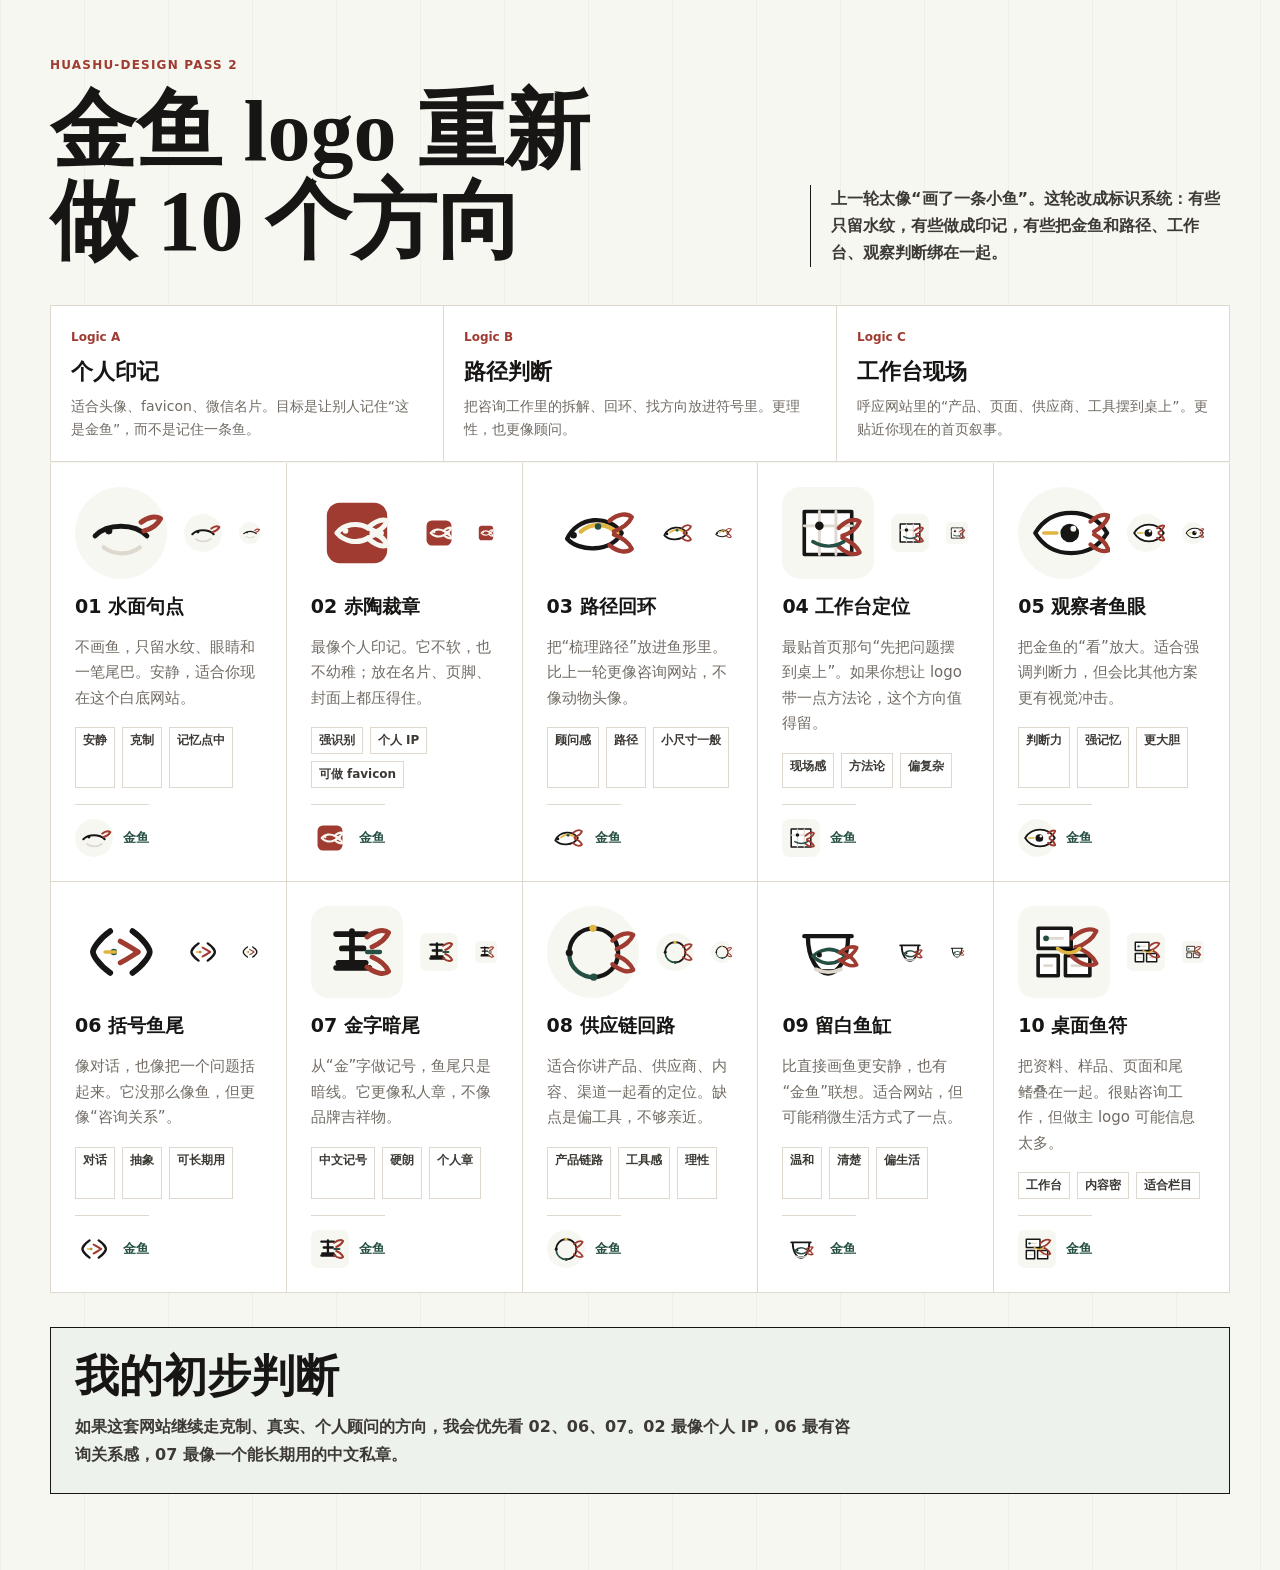
<file: logo-options-v2.html>
<!doctype html>
<html lang="zh-CN">
  <head>
    <!--
      Huashu-Design v2 assumptions:
      - 这个标识服务于个人顾问网站，不是儿童品牌、宠物号或餐饮品牌。
      - “金鱼”应该成为可长期使用的小符号，而不是一张动物插画。
      - 主要使用场景是 38px 导航栏、favicon、按钮旁的小标和微信名片。
      - 网站已有色彩约束：纸白、近黑、赤陶红、深绿、少量黄色。
      - 这轮探索从三条逻辑展开：个人印记 / 路径判断 / 工作台现场。
    -->
    <meta charset="utf-8" />
    <meta name="viewport" content="width=device-width, initial-scale=1" />
    <title>金鱼 logo v2 方案</title>
    <style>
      :root {
        --paper: #f7f7f2;
        --surface: #ffffff;
        --warm: #eef2ec;
        --ink: #171615;
        --soft: #3d3a36;
        --muted: #716b64;
        --line: #dfd8cf;
        --red: #9f3b30;
        --green: #254f43;
        --yellow: #e0b542;
        color: var(--ink);
        background: var(--paper);
        font-family:
          Aptos, "Noto Sans SC", "Microsoft YaHei", "PingFang SC", system-ui,
          sans-serif;
      }

      * {
        box-sizing: border-box;
      }

      body {
        margin: 0;
        min-width: 320px;
        background:
          linear-gradient(90deg, rgba(23, 22, 21, 0.035) 1px, transparent 1px),
          var(--paper);
        background-size: 84px 84px;
      }

      img {
        display: block;
        max-width: 100%;
      }

      main {
        width: min(1180px, calc(100% - 44px));
        margin: 0 auto;
        padding: 58px 0 76px;
      }

      .intro {
        display: grid;
        grid-template-columns: minmax(0, 1fr) minmax(280px, 420px);
        gap: 34px;
        align-items: end;
        margin-bottom: 38px;
      }

      .tag {
        margin: 0 0 14px;
        color: var(--red);
        font-size: 12px;
        font-weight: 900;
        letter-spacing: 0.1em;
        text-transform: uppercase;
      }

      h1,
      h2,
      h3,
      p {
        margin: 0;
        overflow-wrap: anywhere;
      }

      h1 {
        max-width: 780px;
        font-family:
          "Noto Serif SC", "Source Han Serif SC", "Songti SC", SimSun, serif;
        font-size: clamp(46px, 7vw, 86px);
        line-height: 1.05;
        text-wrap: balance;
      }

      .brief {
        border-left: 1px solid var(--ink);
        padding-left: 20px;
        color: var(--soft);
        font-size: 16px;
        font-weight: 650;
        line-height: 1.7;
        text-wrap: pretty;
        word-break: break-word;
      }

      .logic {
        display: grid;
        grid-template-columns: repeat(3, minmax(0, 1fr));
        gap: 1px;
        margin-bottom: 1px;
        border: 1px solid var(--line);
        background: var(--line);
      }

      .logic article {
        min-width: 0;
        min-height: 138px;
        background: var(--surface);
        padding: 20px;
      }

      .logic span {
        color: var(--red);
        font-size: 12px;
        font-weight: 900;
      }

      .logic h2 {
        margin-top: 14px;
        font-size: 22px;
        line-height: 1.2;
      }

      .logic p {
        margin-top: 10px;
        color: var(--muted);
        font-size: 14px;
        line-height: 1.65;
      }

      .grid {
        display: grid;
        grid-template-columns: repeat(5, minmax(0, 1fr));
        gap: 1px;
        border: 1px solid var(--line);
        border-top: 0;
        background: var(--line);
      }

      .card {
        display: grid;
        min-width: 0;
        min-height: 390px;
        grid-template-rows: auto auto auto 1fr auto;
        gap: 16px;
        background: var(--surface);
        padding: 24px;
      }

      .sample {
        display: flex;
        align-items: center;
        gap: 17px;
      }

      .large {
        width: 92px;
        height: 92px;
      }

      .small {
        width: 38px;
        height: 38px;
        flex: 0 0 auto;
      }

      .tiny {
        width: 22px;
        height: 22px;
        flex: 0 0 auto;
      }

      .card h3 {
        font-size: 19px;
        line-height: 1.25;
      }

      .card p {
        color: var(--muted);
        font-size: 15px;
        line-height: 1.7;
        text-wrap: pretty;
      }

      .score {
        display: flex;
        flex-wrap: wrap;
        gap: 7px;
      }

      .score span {
        border: 1px solid var(--line);
        padding: 4px 7px;
        color: var(--soft);
        font-size: 12px;
        font-weight: 800;
      }

      .nav-demo {
        display: inline-flex;
        width: fit-content;
        align-items: center;
        gap: 10px;
        border-top: 1px solid var(--line);
        padding-top: 14px;
        color: var(--green);
        font-size: 13px;
        font-weight: 900;
      }

      .recommend {
        margin-top: 34px;
        border: 1px solid var(--ink);
        background: var(--warm);
        padding: 24px;
      }

      .recommend h2 {
        font-family:
          "Noto Serif SC", "Source Han Serif SC", "Songti SC", SimSun, serif;
        font-size: clamp(28px, 4vw, 44px);
        line-height: 1.12;
      }

      .recommend p {
        max-width: 780px;
        margin-top: 12px;
        color: var(--soft);
        font-size: 16px;
        font-weight: 650;
        line-height: 1.75;
      }

      @media (max-width: 1080px) {
        .grid {
          grid-template-columns: repeat(2, minmax(0, 1fr));
        }
      }

      @media (max-width: 760px) {
        main {
          width: min(1180px, calc(100% - 28px));
          padding: 38px 0 58px;
        }

        .intro,
        .logic {
          grid-template-columns: 1fr;
        }

        .brief {
          border-left: 0;
          border-top: 1px solid var(--ink);
          padding: 16px 0 0;
        }

        h1 {
          font-size: clamp(38px, 12vw, 54px);
          overflow-wrap: anywhere;
        }

        .grid {
          grid-template-columns: 1fr;
        }

        .card {
          min-height: 0;
        }
      }
    </style>
  </head>
  <body>
    <main>
      <section class="intro" aria-label="方案说明">
        <div>
          <p class="tag">Huashu-Design pass 2</p>
          <h1>金鱼 logo 重新做 10 个方向</h1>
        </div>
        <p class="brief">
          上一轮太像“画了一条小鱼”。这轮改成标识系统：有些只留水纹，有些做成印记，有些把金鱼和路径、工作台、观察判断绑在一起。
        </p>
      </section>

      <section class="logic" aria-label="三条设计逻辑">
        <article>
          <span>Logic A</span>
          <h2>个人印记</h2>
          <p>适合头像、favicon、微信名片。目标是让别人记住“这是金鱼”，而不是记住一条鱼。</p>
        </article>
        <article>
          <span>Logic B</span>
          <h2>路径判断</h2>
          <p>把咨询工作里的拆解、回环、找方向放进符号里。更理性，也更像顾问。</p>
        </article>
        <article>
          <span>Logic C</span>
          <h2>工作台现场</h2>
          <p>呼应网站里的“产品、页面、供应商、工具摆到桌上”。更贴近你现在的首页叙事。</p>
        </article>
      </section>

      <section class="grid" aria-label="金鱼 logo v2 候选">
        <article class="card">
          <div class="sample">
            <img class="large" src="./logo-options-v2/goldfish-v2-01-ripple-dot.svg" alt="01 水面句点" />
            <img class="small" src="./logo-options-v2/goldfish-v2-01-ripple-dot.svg" alt="" />
            <img class="tiny" src="./logo-options-v2/goldfish-v2-01-ripple-dot.svg" alt="" />
          </div>
          <h3>01 水面句点</h3>
          <p>不画鱼，只留水纹、眼睛和一笔尾巴。安静，适合你现在这个白底网站。</p>
          <div class="score"><span>安静</span><span>克制</span><span>记忆点中</span></div>
          <div class="nav-demo"><img class="small" src="./logo-options-v2/goldfish-v2-01-ripple-dot.svg" alt="" />金鱼</div>
        </article>

        <article class="card">
          <div class="sample">
            <img class="large" src="./logo-options-v2/goldfish-v2-02-red-seal-cut.svg" alt="02 赤陶裁章" />
            <img class="small" src="./logo-options-v2/goldfish-v2-02-red-seal-cut.svg" alt="" />
            <img class="tiny" src="./logo-options-v2/goldfish-v2-02-red-seal-cut.svg" alt="" />
          </div>
          <h3>02 赤陶裁章</h3>
          <p>最像个人印记。它不软，也不幼稚；放在名片、页脚、封面上都压得住。</p>
          <div class="score"><span>强识别</span><span>个人 IP</span><span>可做 favicon</span></div>
          <div class="nav-demo"><img class="small" src="./logo-options-v2/goldfish-v2-02-red-seal-cut.svg" alt="" />金鱼</div>
        </article>

        <article class="card">
          <div class="sample">
            <img class="large" src="./logo-options-v2/goldfish-v2-03-route-loop.svg" alt="03 路径回环" />
            <img class="small" src="./logo-options-v2/goldfish-v2-03-route-loop.svg" alt="" />
            <img class="tiny" src="./logo-options-v2/goldfish-v2-03-route-loop.svg" alt="" />
          </div>
          <h3>03 路径回环</h3>
          <p>把“梳理路径”放进鱼形里。比上一轮更像咨询网站，不像动物头像。</p>
          <div class="score"><span>顾问感</span><span>路径</span><span>小尺寸一般</span></div>
          <div class="nav-demo"><img class="small" src="./logo-options-v2/goldfish-v2-03-route-loop.svg" alt="" />金鱼</div>
        </article>

        <article class="card">
          <div class="sample">
            <img class="large" src="./logo-options-v2/goldfish-v2-04-worktable-pin.svg" alt="04 工作台定位" />
            <img class="small" src="./logo-options-v2/goldfish-v2-04-worktable-pin.svg" alt="" />
            <img class="tiny" src="./logo-options-v2/goldfish-v2-04-worktable-pin.svg" alt="" />
          </div>
          <h3>04 工作台定位</h3>
          <p>最贴首页那句“先把问题摆到桌上”。如果你想让 logo 带一点方法论，这个方向值得留。</p>
          <div class="score"><span>现场感</span><span>方法论</span><span>偏复杂</span></div>
          <div class="nav-demo"><img class="small" src="./logo-options-v2/goldfish-v2-04-worktable-pin.svg" alt="" />金鱼</div>
        </article>

        <article class="card">
          <div class="sample">
            <img class="large" src="./logo-options-v2/goldfish-v2-05-observer-eye.svg" alt="05 观察者鱼眼" />
            <img class="small" src="./logo-options-v2/goldfish-v2-05-observer-eye.svg" alt="" />
            <img class="tiny" src="./logo-options-v2/goldfish-v2-05-observer-eye.svg" alt="" />
          </div>
          <h3>05 观察者鱼眼</h3>
          <p>把金鱼的“看”放大。适合强调判断力，但会比其他方案更有视觉冲击。</p>
          <div class="score"><span>判断力</span><span>强记忆</span><span>更大胆</span></div>
          <div class="nav-demo"><img class="small" src="./logo-options-v2/goldfish-v2-05-observer-eye.svg" alt="" />金鱼</div>
        </article>

        <article class="card">
          <div class="sample">
            <img class="large" src="./logo-options-v2/goldfish-v2-06-bracket-tail.svg" alt="06 括号鱼尾" />
            <img class="small" src="./logo-options-v2/goldfish-v2-06-bracket-tail.svg" alt="" />
            <img class="tiny" src="./logo-options-v2/goldfish-v2-06-bracket-tail.svg" alt="" />
          </div>
          <h3>06 括号鱼尾</h3>
          <p>像对话，也像把一个问题括起来。它没那么像鱼，但更像“咨询关系”。</p>
          <div class="score"><span>对话</span><span>抽象</span><span>可长期用</span></div>
          <div class="nav-demo"><img class="small" src="./logo-options-v2/goldfish-v2-06-bracket-tail.svg" alt="" />金鱼</div>
        </article>

        <article class="card">
          <div class="sample">
            <img class="large" src="./logo-options-v2/goldfish-v2-07-gold-radical.svg" alt="07 金字暗尾" />
            <img class="small" src="./logo-options-v2/goldfish-v2-07-gold-radical.svg" alt="" />
            <img class="tiny" src="./logo-options-v2/goldfish-v2-07-gold-radical.svg" alt="" />
          </div>
          <h3>07 金字暗尾</h3>
          <p>从“金”字做记号，鱼尾只是暗线。它更像私人章，不像品牌吉祥物。</p>
          <div class="score"><span>中文记号</span><span>硬朗</span><span>个人章</span></div>
          <div class="nav-demo"><img class="small" src="./logo-options-v2/goldfish-v2-07-gold-radical.svg" alt="" />金鱼</div>
        </article>

        <article class="card">
          <div class="sample">
            <img class="large" src="./logo-options-v2/goldfish-v2-08-supply-loop.svg" alt="08 供应链回路" />
            <img class="small" src="./logo-options-v2/goldfish-v2-08-supply-loop.svg" alt="" />
            <img class="tiny" src="./logo-options-v2/goldfish-v2-08-supply-loop.svg" alt="" />
          </div>
          <h3>08 供应链回路</h3>
          <p>适合你讲产品、供应商、内容、渠道一起看的定位。缺点是偏工具，不够亲近。</p>
          <div class="score"><span>产品链路</span><span>工具感</span><span>理性</span></div>
          <div class="nav-demo"><img class="small" src="./logo-options-v2/goldfish-v2-08-supply-loop.svg" alt="" />金鱼</div>
        </article>

        <article class="card">
          <div class="sample">
            <img class="large" src="./logo-options-v2/goldfish-v2-09-negative-bowl.svg" alt="09 留白鱼缸" />
            <img class="small" src="./logo-options-v2/goldfish-v2-09-negative-bowl.svg" alt="" />
            <img class="tiny" src="./logo-options-v2/goldfish-v2-09-negative-bowl.svg" alt="" />
          </div>
          <h3>09 留白鱼缸</h3>
          <p>比直接画鱼更安静，也有“金鱼”联想。适合网站，但可能稍微生活方式了一点。</p>
          <div class="score"><span>温和</span><span>清楚</span><span>偏生活</span></div>
          <div class="nav-demo"><img class="small" src="./logo-options-v2/goldfish-v2-09-negative-bowl.svg" alt="" />金鱼</div>
        </article>

        <article class="card">
          <div class="sample">
            <img class="large" src="./logo-options-v2/goldfish-v2-10-desktop-glyph.svg" alt="10 桌面鱼符" />
            <img class="small" src="./logo-options-v2/goldfish-v2-10-desktop-glyph.svg" alt="" />
            <img class="tiny" src="./logo-options-v2/goldfish-v2-10-desktop-glyph.svg" alt="" />
          </div>
          <h3>10 桌面鱼符</h3>
          <p>把资料、样品、页面和尾鳍叠在一起。很贴咨询工作，但做主 logo 可能信息太多。</p>
          <div class="score"><span>工作台</span><span>内容密</span><span>适合栏目</span></div>
          <div class="nav-demo"><img class="small" src="./logo-options-v2/goldfish-v2-10-desktop-glyph.svg" alt="" />金鱼</div>
        </article>
      </section>

      <section class="recommend" aria-label="初步推荐">
        <h2>我的初步判断</h2>
        <p>
          如果这套网站继续走克制、真实、个人顾问的方向，我会优先看 02、06、07。02 最像个人 IP，06 最有咨询关系感，07 最像一个能长期用的中文私章。
        </p>
      </section>
    </main>
  </body>
</html>
</file>
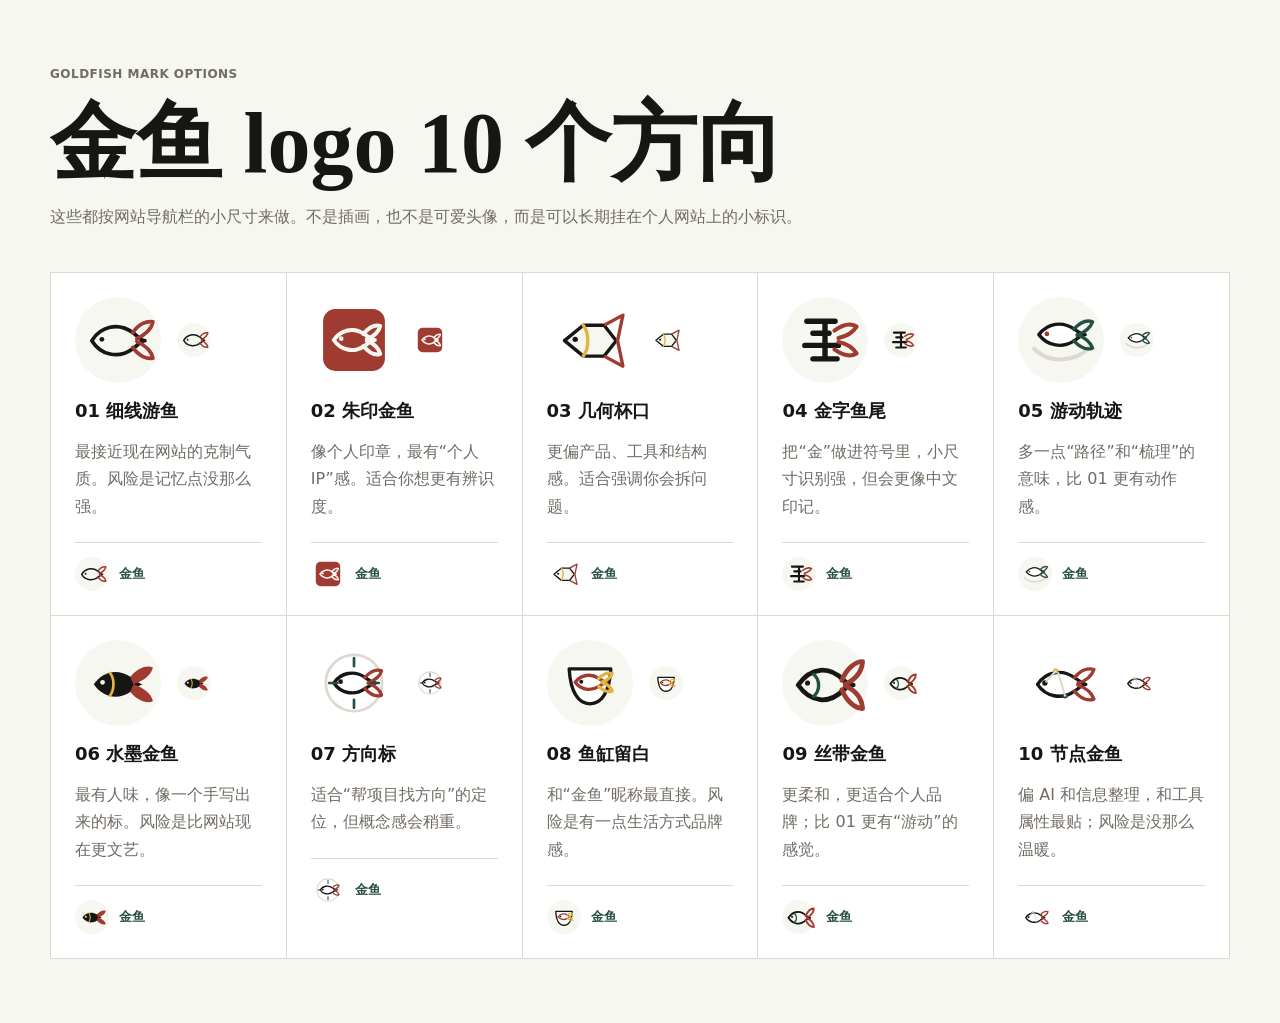
<file: logo-options.html>
<!doctype html>
<html lang="zh-CN">
  <head>
    <meta charset="utf-8" />
    <meta name="viewport" content="width=device-width, initial-scale=1" />
    <title>金鱼 logo 方案</title>
    <style>
      :root {
        --paper: #f7f7f2;
        --ink: #171615;
        --muted: #716b64;
        --line: #dfd8cf;
        --red: #9f3b30;
        --green: #254f43;
      }

      * {
        box-sizing: border-box;
      }

      body {
        margin: 0;
        background: var(--paper);
        color: var(--ink);
        font-family:
          "Inter", "Noto Sans SC", "Microsoft YaHei", "PingFang SC", system-ui,
          sans-serif;
      }

      main {
        width: min(1180px, calc(100% - 40px));
        margin: 0 auto;
        padding: 64px 0;
      }

      .intro {
        display: grid;
        gap: 14px;
        max-width: 780px;
        margin-bottom: 42px;
      }

      .intro p,
      .card p {
        color: var(--muted);
        line-height: 1.7;
      }

      h1,
      h2,
      p {
        margin: 0;
      }

      h1 {
        font-family:
          "Noto Serif SC", "Source Han Serif SC", "Songti SC", "SimSun", serif;
        font-size: clamp(44px, 7vw, 86px);
        line-height: 1.05;
        text-wrap: balance;
      }

      .grid {
        display: grid;
        grid-template-columns: repeat(5, minmax(0, 1fr));
        gap: 1px;
        border: 1px solid var(--line);
        background: var(--line);
      }

      .card {
        display: grid;
        min-height: 340px;
        align-content: start;
        gap: 16px;
        background: #fff;
        padding: 24px;
      }

      .logo-row {
        display: flex;
        align-items: center;
        gap: 16px;
      }

      .logo {
        width: 86px;
        height: 86px;
      }

      .small {
        width: 34px;
        height: 34px;
      }

      h2 {
        font-size: 18px;
        line-height: 1.3;
      }

      .tag {
        color: var(--red);
        font-size: 12px;
        font-weight: 900;
        letter-spacing: 0.04em;
      }

      .header-demo {
        display: inline-flex;
        align-items: center;
        gap: 10px;
        margin-top: 6px;
        border-top: 1px solid var(--line);
        padding-top: 14px;
        color: var(--green);
        font-size: 13px;
        font-weight: 800;
      }

      @media (max-width: 980px) {
        .grid {
          grid-template-columns: repeat(2, minmax(0, 1fr));
        }
      }

      @media (max-width: 560px) {
        main {
          width: min(1180px, calc(100% - 28px));
          padding: 38px 0;
        }

        h1 {
          font-size: clamp(38px, 12vw, 50px);
          overflow-wrap: anywhere;
        }

        .grid {
          grid-template-columns: 1fr;
        }
      }
    </style>
  </head>
  <body>
    <main>
      <section class="intro">
        <p class="tag">GOLDFISH MARK OPTIONS</p>
        <h1>金鱼 logo 10 个方向</h1>
        <p>
          这些都按网站导航栏的小尺寸来做。不是插画，也不是可爱头像，而是可以长期挂在个人网站上的小标识。
        </p>
      </section>

      <section class="grid" aria-label="金鱼 logo 方案列表">
        <article class="card">
          <div class="logo-row">
            <img class="logo" src="./logo-options/goldfish-01-monoline.svg" alt="方案 01 细线游鱼" />
            <img class="small" src="./logo-options/goldfish-01-monoline.svg" alt="" />
          </div>
          <h2>01 细线游鱼</h2>
          <p>最接近现在网站的克制气质。风险是记忆点没那么强。</p>
          <div class="header-demo"><img class="small" src="./logo-options/goldfish-01-monoline.svg" alt="" />金鱼</div>
        </article>
        <article class="card">
          <div class="logo-row">
            <img class="logo" src="./logo-options/goldfish-02-seal.svg" alt="方案 02 朱印金鱼" />
            <img class="small" src="./logo-options/goldfish-02-seal.svg" alt="" />
          </div>
          <h2>02 朱印金鱼</h2>
          <p>像个人印章，最有“个人 IP”感。适合你想更有辨识度。</p>
          <div class="header-demo"><img class="small" src="./logo-options/goldfish-02-seal.svg" alt="" />金鱼</div>
        </article>
        <article class="card">
          <div class="logo-row">
            <img class="logo" src="./logo-options/goldfish-03-geometric.svg" alt="方案 03 几何杯口" />
            <img class="small" src="./logo-options/goldfish-03-geometric.svg" alt="" />
          </div>
          <h2>03 几何杯口</h2>
          <p>更偏产品、工具和结构感。适合强调你会拆问题。</p>
          <div class="header-demo"><img class="small" src="./logo-options/goldfish-03-geometric.svg" alt="" />金鱼</div>
        </article>
        <article class="card">
          <div class="logo-row">
            <img class="logo" src="./logo-options/goldfish-04-wordmark.svg" alt="方案 04 金字鱼尾" />
            <img class="small" src="./logo-options/goldfish-04-wordmark.svg" alt="" />
          </div>
          <h2>04 金字鱼尾</h2>
          <p>把“金”做进符号里，小尺寸识别强，但会更像中文印记。</p>
          <div class="header-demo"><img class="small" src="./logo-options/goldfish-04-wordmark.svg" alt="" />金鱼</div>
        </article>
        <article class="card">
          <div class="logo-row">
            <img class="logo" src="./logo-options/goldfish-05-orbit.svg" alt="方案 05 游动轨迹" />
            <img class="small" src="./logo-options/goldfish-05-orbit.svg" alt="" />
          </div>
          <h2>05 游动轨迹</h2>
          <p>多一点“路径”和“梳理”的意味，比 01 更有动作感。</p>
          <div class="header-demo"><img class="small" src="./logo-options/goldfish-05-orbit.svg" alt="" />金鱼</div>
        </article>
        <article class="card">
          <div class="logo-row">
            <img class="logo" src="./logo-options/goldfish-06-ink.svg" alt="方案 06 水墨金鱼" />
            <img class="small" src="./logo-options/goldfish-06-ink.svg" alt="" />
          </div>
          <h2>06 水墨金鱼</h2>
          <p>最有人味，像一个手写出来的标。风险是比网站现在更文艺。</p>
          <div class="header-demo"><img class="small" src="./logo-options/goldfish-06-ink.svg" alt="" />金鱼</div>
        </article>
        <article class="card">
          <div class="logo-row">
            <img class="logo" src="./logo-options/goldfish-07-compass.svg" alt="方案 07 方向标" />
            <img class="small" src="./logo-options/goldfish-07-compass.svg" alt="" />
          </div>
          <h2>07 方向标</h2>
          <p>适合“帮项目找方向”的定位，但概念感会稍重。</p>
          <div class="header-demo"><img class="small" src="./logo-options/goldfish-07-compass.svg" alt="" />金鱼</div>
        </article>
        <article class="card">
          <div class="logo-row">
            <img class="logo" src="./logo-options/goldfish-08-bowl.svg" alt="方案 08 鱼缸留白" />
            <img class="small" src="./logo-options/goldfish-08-bowl.svg" alt="" />
          </div>
          <h2>08 鱼缸留白</h2>
          <p>和“金鱼”昵称最直接。风险是有一点生活方式品牌感。</p>
          <div class="header-demo"><img class="small" src="./logo-options/goldfish-08-bowl.svg" alt="" />金鱼</div>
        </article>
        <article class="card">
          <div class="logo-row">
            <img class="logo" src="./logo-options/goldfish-09-ribbon.svg" alt="方案 09 丝带金鱼" />
            <img class="small" src="./logo-options/goldfish-09-ribbon.svg" alt="" />
          </div>
          <h2>09 丝带金鱼</h2>
          <p>更柔和，更适合个人品牌；比 01 更有“游动”的感觉。</p>
          <div class="header-demo"><img class="small" src="./logo-options/goldfish-09-ribbon.svg" alt="" />金鱼</div>
        </article>
        <article class="card">
          <div class="logo-row">
            <img class="logo" src="./logo-options/goldfish-10-dot-grid.svg" alt="方案 10 节点金鱼" />
            <img class="small" src="./logo-options/goldfish-10-dot-grid.svg" alt="" />
          </div>
          <h2>10 节点金鱼</h2>
          <p>偏 AI 和信息整理，和工具属性最贴；风险是没那么温暖。</p>
          <div class="header-demo"><img class="small" src="./logo-options/goldfish-10-dot-grid.svg" alt="" />金鱼</div>
        </article>
      </section>
    </main>
  </body>
</html>
</file>
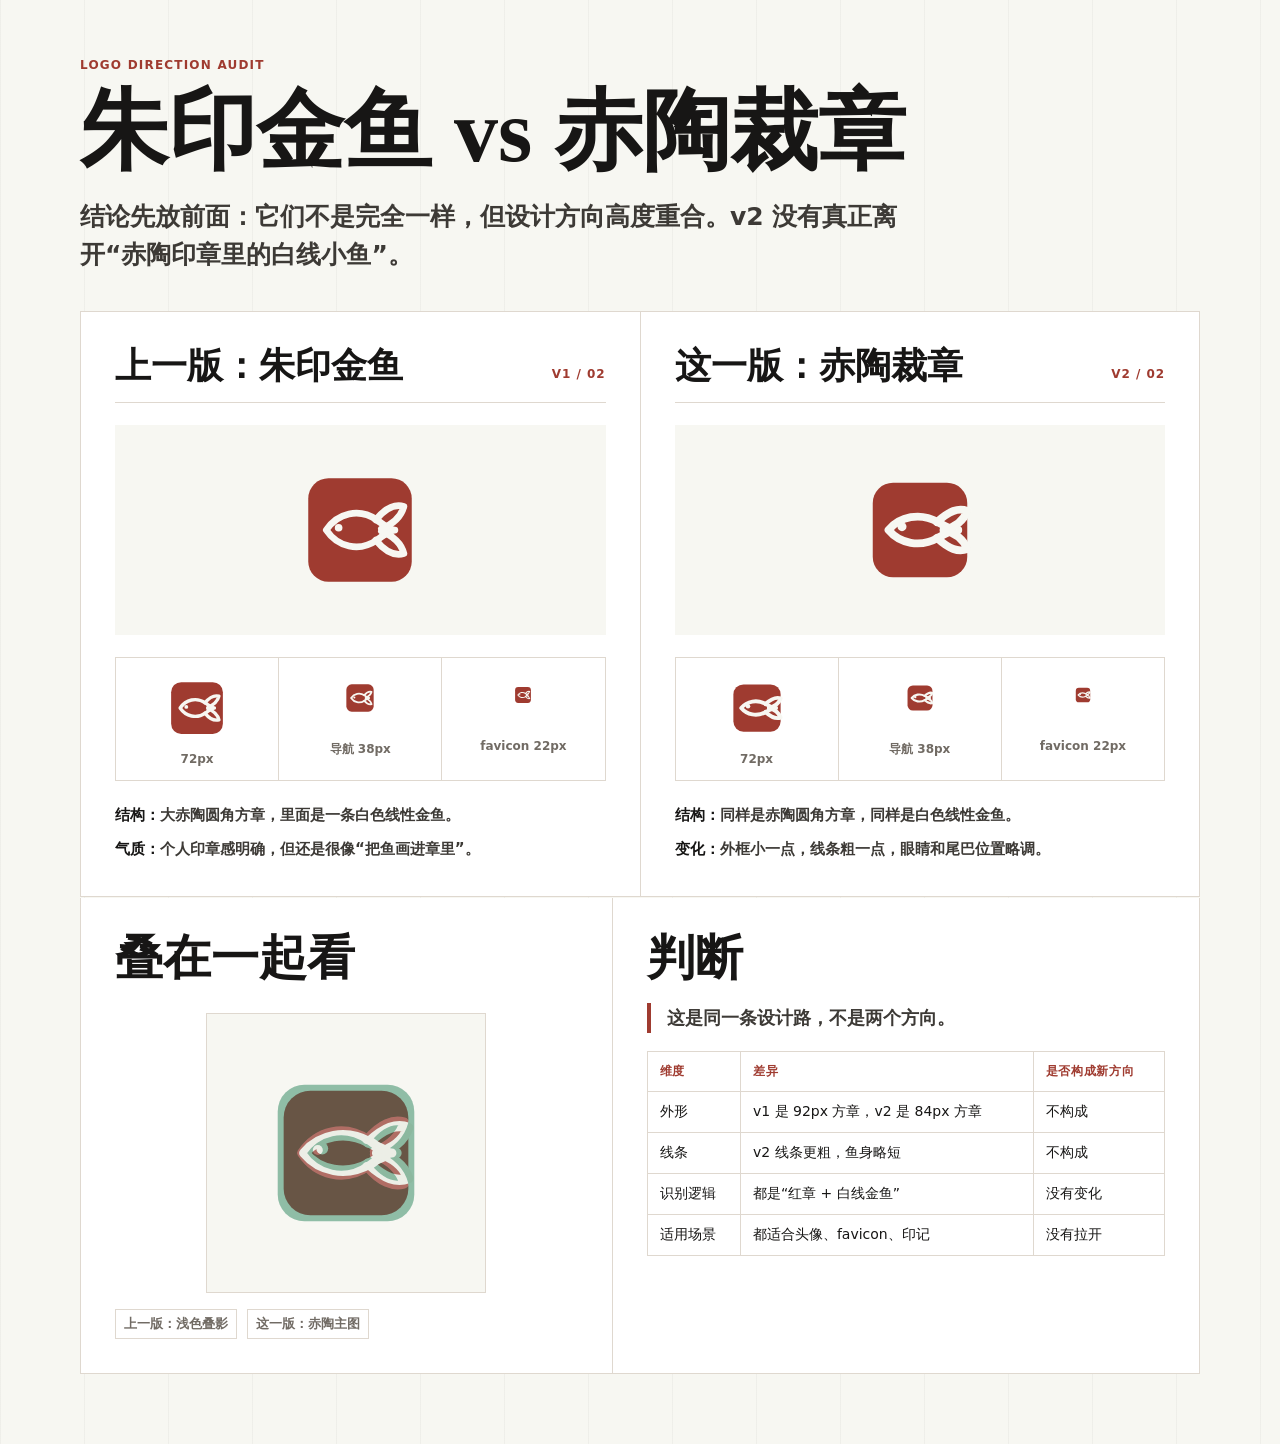
<file: logo-seal-comparison.html>
<!doctype html>
<html lang="zh-CN">
  <head>
    <!--
      对比目的：
      - 用户质疑“朱印金鱼”和“赤陶裁章”没有本质区别。
      - 这页只做证据对比，不做新方案。
      - 同时看 120px 展示、38px 导航小尺寸、22px favicon 小尺寸和轮廓叠图。
    -->
    <meta charset="utf-8" />
    <meta name="viewport" content="width=device-width, initial-scale=1" />
    <title>朱印金鱼 vs 赤陶裁章</title>
    <style>
      :root {
        --paper: #f7f7f2;
        --surface: #ffffff;
        --ink: #171615;
        --soft: #3d3a36;
        --muted: #716b64;
        --line: #dfd8cf;
        --red: #9f3b30;
        --green: #254f43;
        --yellow: #e0b542;
        background: var(--paper);
        color: var(--ink);
        font-family:
          Aptos, "Noto Sans SC", "Microsoft YaHei", "PingFang SC", system-ui,
          sans-serif;
      }

      * {
        box-sizing: border-box;
      }

      body {
        margin: 0;
        min-width: 320px;
        background:
          linear-gradient(90deg, rgba(23, 22, 21, 0.035) 1px, transparent 1px),
          var(--paper);
        background-size: 84px 84px;
      }

      img {
        display: block;
        max-width: 100%;
      }

      main {
        width: min(1120px, calc(100% - 44px));
        margin: 0 auto;
        padding: 58px 0 70px;
      }

      .tag {
        margin: 0 0 14px;
        color: var(--red);
        font-size: 12px;
        font-weight: 900;
        letter-spacing: 0.1em;
        text-transform: uppercase;
      }

      h1,
      h2,
      h3,
      p {
        margin: 0;
        overflow-wrap: anywhere;
      }

      h1 {
        max-width: 880px;
        font-family:
          "Noto Serif SC", "Source Han Serif SC", "Songti SC", SimSun, serif;
        font-size: clamp(44px, 7vw, 88px);
        line-height: 1.04;
        text-wrap: balance;
        overflow-wrap: anywhere;
      }

      .lead {
        max-width: 820px;
        margin: 20px 0 36px;
        color: var(--soft);
        font-size: clamp(18px, 2.1vw, 25px);
        font-weight: 750;
        line-height: 1.55;
      }

      .comparison {
        display: grid;
        grid-template-columns: repeat(2, minmax(0, 1fr));
        gap: 1px;
        border: 1px solid var(--line);
        background: var(--line);
      }

      .panel {
        display: grid;
        min-width: 0;
        gap: 22px;
        background: var(--surface);
        padding: clamp(22px, 3vw, 34px);
      }

      .panel-title {
        display: flex;
        align-items: baseline;
        justify-content: space-between;
        gap: 18px;
        border-bottom: 1px solid var(--line);
        padding-bottom: 16px;
      }

      .panel-title h2 {
        font-size: clamp(24px, 3vw, 36px);
        line-height: 1.1;
      }

      .panel-title span {
        color: var(--red);
        font-size: 12px;
        font-weight: 900;
        letter-spacing: 0.08em;
        text-transform: uppercase;
      }

      .big-logo {
        display: grid;
        min-height: 210px;
        place-items: center;
        background: var(--paper);
      }

      .big-logo img {
        width: 144px;
        height: 144px;
      }

      .scale-row {
        display: grid;
        grid-template-columns: repeat(3, minmax(0, 1fr));
        gap: 1px;
        background: var(--line);
        border: 1px solid var(--line);
      }

      .scale-box {
        display: grid;
        min-height: 96px;
        place-items: center;
        gap: 8px;
        background: #fff;
        padding: 14px;
        color: var(--muted);
        font-size: 12px;
        font-weight: 800;
      }

      .size-72 {
        width: 72px;
        height: 72px;
      }

      .size-38 {
        width: 38px;
        height: 38px;
      }

      .size-22 {
        width: 22px;
        height: 22px;
      }

      .notes {
        display: grid;
        gap: 10px;
        color: var(--soft);
        font-size: 15px;
        font-weight: 650;
        line-height: 1.65;
      }

      .notes strong {
        color: var(--ink);
      }

      .evidence {
        display: grid;
        grid-template-columns: 0.95fr 1.05fr;
        gap: 1px;
        margin-top: 1px;
        border: 1px solid var(--line);
        border-top: 0;
        background: var(--line);
      }

      .overlay,
      .verdict {
        min-width: 0;
        background: var(--surface);
        padding: clamp(22px, 3vw, 34px);
      }

      .overlay h2,
      .verdict h2 {
        font-family:
          "Noto Serif SC", "Source Han Serif SC", "Songti SC", SimSun, serif;
        font-size: clamp(28px, 4vw, 48px);
        line-height: 1.1;
      }

      .overlay-stage {
        position: relative;
        display: grid;
        width: min(280px, 100%);
        aspect-ratio: 1;
        margin: 28px auto 0;
        place-items: center;
        border: 1px solid var(--line);
        background: var(--paper);
      }

      .overlay-stage img {
        position: absolute;
        width: 190px;
        height: 190px;
        mix-blend-mode: multiply;
      }

      .overlay-stage img:first-child {
        opacity: 0.42;
        filter: hue-rotate(150deg) saturate(1.2);
      }

      .overlay-stage img:last-child {
        opacity: 0.72;
      }

      .legend {
        display: flex;
        flex-wrap: wrap;
        gap: 10px;
        margin-top: 16px;
        color: var(--muted);
        font-size: 13px;
        font-weight: 800;
      }

      .legend span {
        border: 1px solid var(--line);
        background: #fff;
        padding: 5px 8px;
      }

      .verdict {
        display: grid;
        align-content: start;
        gap: 18px;
      }

      .verdict p {
        color: var(--soft);
        font-size: 18px;
        font-weight: 750;
        line-height: 1.65;
      }

      .diff-table {
        width: 100%;
        border-collapse: collapse;
        background: #fff;
        font-size: 14px;
      }

      .diff-table th,
      .diff-table td {
        border: 1px solid var(--line);
        padding: 11px 12px;
        text-align: left;
        vertical-align: top;
      }

      .diff-table th {
        color: var(--red);
        font-size: 12px;
        letter-spacing: 0.06em;
        text-transform: uppercase;
      }

      .quote {
        border-left: 4px solid var(--red);
        padding-left: 16px;
        color: var(--ink);
        font-size: 22px;
        font-weight: 900;
        line-height: 1.45;
      }

      @media (max-width: 820px) {
        main {
          width: min(1120px, calc(100% - 28px));
          padding: 38px 0 58px;
        }

        .comparison,
        .evidence {
          grid-template-columns: 1fr;
        }

        .panel-title {
          display: grid;
        }

        h1 {
          font-size: clamp(38px, 12vw, 54px);
        }

        .scale-row {
          grid-template-columns: 1fr;
        }

        .scale-box {
          min-height: 82px;
          grid-template-columns: 72px 1fr;
          justify-content: start;
          text-align: left;
        }
      }
    </style>
  </head>
  <body>
    <main>
      <p class="tag">Logo direction audit</p>
      <h1>朱印金鱼 vs 赤陶裁章</h1>
      <p class="lead">
        结论先放前面：它们不是完全一样，但设计方向高度重合。v2 没有真正离开“赤陶印章里的白线小鱼”。
      </p>

      <section class="comparison" aria-label="两个 logo 并排对比">
        <article class="panel">
          <div class="panel-title">
            <h2>上一版：朱印金鱼</h2>
            <span>v1 / 02</span>
          </div>
          <div class="big-logo">
            <img src="./logo-options/goldfish-02-seal.svg" alt="上一版朱印金鱼 logo" />
          </div>
          <div class="scale-row" aria-label="上一版不同尺寸">
            <div class="scale-box">
              <img class="size-72" src="./logo-options/goldfish-02-seal.svg" alt="" />
              <span>72px</span>
            </div>
            <div class="scale-box">
              <img class="size-38" src="./logo-options/goldfish-02-seal.svg" alt="" />
              <span>导航 38px</span>
            </div>
            <div class="scale-box">
              <img class="size-22" src="./logo-options/goldfish-02-seal.svg" alt="" />
              <span>favicon 22px</span>
            </div>
          </div>
          <div class="notes">
            <p><strong>结构：</strong>大赤陶圆角方章，里面是一条白色线性金鱼。</p>
            <p><strong>气质：</strong>个人印章感明确，但还是很像“把鱼画进章里”。</p>
          </div>
        </article>

        <article class="panel">
          <div class="panel-title">
            <h2>这一版：赤陶裁章</h2>
            <span>v2 / 02</span>
          </div>
          <div class="big-logo">
            <img src="./logo-options-v2/goldfish-v2-02-red-seal-cut.svg" alt="这一版赤陶裁章 logo" />
          </div>
          <div class="scale-row" aria-label="这一版不同尺寸">
            <div class="scale-box">
              <img class="size-72" src="./logo-options-v2/goldfish-v2-02-red-seal-cut.svg" alt="" />
              <span>72px</span>
            </div>
            <div class="scale-box">
              <img class="size-38" src="./logo-options-v2/goldfish-v2-02-red-seal-cut.svg" alt="" />
              <span>导航 38px</span>
            </div>
            <div class="scale-box">
              <img class="size-22" src="./logo-options-v2/goldfish-v2-02-red-seal-cut.svg" alt="" />
              <span>favicon 22px</span>
            </div>
          </div>
          <div class="notes">
            <p><strong>结构：</strong>同样是赤陶圆角方章，同样是白色线性金鱼。</p>
            <p><strong>变化：</strong>外框小一点，线条粗一点，眼睛和尾巴位置略调。</p>
          </div>
        </article>
      </section>

      <section class="evidence" aria-label="差异证据">
        <article class="overlay">
          <h2>叠在一起看</h2>
          <div class="overlay-stage" aria-label="两个 logo 的叠图">
            <img src="./logo-options/goldfish-02-seal.svg" alt="上一版半透明叠图" />
            <img src="./logo-options-v2/goldfish-v2-02-red-seal-cut.svg" alt="这一版半透明叠图" />
          </div>
          <div class="legend">
            <span>上一版：浅色叠影</span>
            <span>这一版：赤陶主图</span>
          </div>
        </article>

        <article class="verdict">
          <h2>判断</h2>
          <p class="quote">这是同一条设计路，不是两个方向。</p>
          <table class="diff-table">
            <thead>
              <tr>
                <th>维度</th>
                <th>差异</th>
                <th>是否构成新方向</th>
              </tr>
            </thead>
            <tbody>
              <tr>
                <td>外形</td>
                <td>v1 是 92px 方章，v2 是 84px 方章</td>
                <td>不构成</td>
              </tr>
              <tr>
                <td>线条</td>
                <td>v2 线条更粗，鱼身略短</td>
                <td>不构成</td>
              </tr>
              <tr>
                <td>识别逻辑</td>
                <td>都是“红章 + 白线金鱼”</td>
                <td>没有变化</td>
              </tr>
              <tr>
                <td>适用场景</td>
                <td>都适合头像、favicon、印记</td>
                <td>没有拉开</td>
              </tr>
            </tbody>
          </table>
        </article>
      </section>
    </main>
  </body>
</html>
</file>
<file: styles.css>
:root {
  --paper: #f7f7f2;
  --surface: #ffffff;
  --paper-warm: #eef2ec;
  --ink: #171615;
  --soft-ink: #3d3a36;
  --muted: #716b64;
  --line: #dfd8cf;
  --line-dark: #24211e;
  --blue: #224fc4;
  --red: #9f3b30;
  --green: #254f43;
  --yellow: #e0b542;
  --shadow: 0 24px 64px rgba(23, 22, 21, 0.08);
  color: var(--ink);
  background: var(--paper);
  font-family:
    "Inter", "Noto Sans SC", "Microsoft YaHei", "PingFang SC", system-ui,
    sans-serif;
}

* {
  box-sizing: border-box;
}

html {
  scroll-behavior: smooth;
}

section[id] {
  scroll-margin-top: 92px;
}

body {
  margin: 0;
  min-width: 0;
  background: var(--paper);
  color: var(--ink);
  line-height: 1.7;
}

body::selection {
  background: var(--yellow);
  color: var(--ink);
}

a {
  color: inherit;
  text-decoration: none;
}

.skip-link {
  position: fixed;
  z-index: 100;
  top: 10px;
  left: 10px;
  transform: translateY(-160%);
  border: 2px solid var(--ink);
  background: #ffffff;
  color: var(--ink);
  padding: 10px 14px;
  font-weight: 850;
}

.skip-link:focus {
  transform: translateY(0);
}

a:focus-visible,
button:focus-visible,
.mobile-nav summary:focus-visible {
  outline: 3px solid var(--blue);
  outline-offset: 4px;
}

/* 2026-08 desktop hierarchy and case directory */
.case-index-section {
  border-bottom: 1px solid var(--line-dark);
  background: #eef1ed;
}

.case-index-heading {
  display: block;
}

.case-index-heading h2 {
  max-width: 760px;
  margin: 0;
  font-size: clamp(38px, 4vw, 54px);
  font-weight: 850;
  line-height: 1.12;
  letter-spacing: -0.035em;
}

.case-index-featured {
  display: grid;
  grid-template-columns: repeat(2, minmax(0, 1fr));
  gap: 16px;
  margin-top: clamp(36px, 5vw, 54px);
}

.case-index-card {
  position: relative;
  display: grid;
  min-height: 330px;
  align-content: start;
  border: 1px solid var(--line-dark);
  background: #ffffff;
  box-shadow: 8px 8px 0 rgba(23, 22, 21, 0.08);
  padding: clamp(24px, 3vw, 34px);
}

.case-index-card::before,
.case-index-card::after {
  position: absolute;
  width: 22px;
  height: 22px;
  pointer-events: none;
  content: "";
}

.case-index-card::before {
  top: -5px;
  left: -5px;
  border-top: 2px solid var(--red);
  border-left: 2px solid var(--red);
}

.case-index-card::after {
  right: -5px;
  bottom: -5px;
  border-right: 2px solid var(--red);
  border-bottom: 2px solid var(--red);
}

.case-index-card-head {
  display: flex;
  flex-wrap: wrap;
  align-items: center;
  justify-content: space-between;
  gap: 10px;
}

.case-index-number {
  color: var(--red);
  font-family: ui-monospace, "SFMono-Regular", Consolas, monospace;
  font-size: 12px;
  font-weight: 900;
  letter-spacing: 0.06em;
}

.case-index-status {
  border: 1px solid var(--line);
  padding: 5px 9px;
  background: var(--paper);
  color: var(--soft-ink);
  font-size: 12px;
  font-weight: 800;
}

.case-index-status.status-complete {
  border-color: rgba(37, 79, 67, 0.35);
  background: rgba(37, 79, 67, 0.08);
  color: var(--green);
}

.case-index-status.status-proposal {
  border-color: rgba(159, 59, 48, 0.28);
  background: rgba(159, 59, 48, 0.07);
  color: var(--red);
}

.case-index-problem {
  margin: 34px 0 0;
  color: var(--muted);
  font-size: 13px;
  font-weight: 850;
}

.mobile-case-problem {
  display: none;
}

.mobile-index-note {
  display: none;
}

.case-index-card h3 {
  max-width: 460px;
  margin: 7px 0 0;
  font-size: clamp(28px, 2.6vw, 36px);
  line-height: 1.2;
  letter-spacing: -0.025em;
}

.case-index-proof {
  margin: 16px 0 0;
  color: var(--soft-ink);
  font-size: 15px;
  line-height: 1.55;
}

.case-index-role {
  margin: 14px 0 0;
  color: var(--soft-ink);
  font-size: 13px;
  line-height: 1.55;
}

.case-index-role strong {
  color: var(--ink);
}

.case-index-actions {
  display: flex;
  flex-wrap: wrap;
  gap: 12px 18px;
  align-items: center;
  margin-top: auto;
  padding-top: 28px;
  font-size: 13px;
  font-weight: 850;
}

.case-index-actions a {
  border-bottom: 1px solid var(--line-dark);
  padding-bottom: 3px;
}

.case-index-actions .case-index-primary {
  border: 1px solid var(--ink);
  background: var(--ink);
  color: #ffffff;
  padding: 9px 13px;
}

.case-index-records {
  display: grid;
  grid-template-columns: repeat(3, minmax(0, 1fr));
  margin-top: 16px;
  border: 1px solid var(--line-dark);
  background: var(--line);
  gap: 1px;
}

.case-index-records a {
  position: relative;
  display: grid;
  min-height: 178px;
  align-content: start;
  background: #f8f8f4;
  padding: 24px;
  transition: background 160ms ease;
}

.case-index-records a:hover {
  background: #ffffff;
}

.case-index-records a::after {
  position: absolute;
  right: 20px;
  bottom: 18px;
  color: var(--red);
  content: "↓";
  font-size: 16px;
  font-weight: 900;
}

.case-index-records span {
  color: var(--red);
  font-family: ui-monospace, "SFMono-Regular", Consolas, monospace;
  font-size: 11px;
  font-weight: 900;
  letter-spacing: 0.06em;
}

.case-index-records strong {
  margin-top: 14px;
  font-size: 20px;
  line-height: 1.35;
}

.case-index-records small {
  margin-top: 10px;
  padding-right: 24px;
  color: var(--muted);
  font-size: 13px;
  line-height: 1.55;
}

.featured-work-proof {
  display: grid;
  grid-template-columns: repeat(3, minmax(0, 1fr));
  margin: 28px 0 0;
  border-top: 1px solid rgba(255, 255, 255, 0.26);
  border-bottom: 1px solid rgba(255, 255, 255, 0.18);
  padding: 0;
  list-style: none;
}

.featured-work-copy h2 span,
#fit-title span {
  display: block;
}

.featured-work-proof li {
  display: grid;
  align-content: start;
  gap: 5px;
  padding: 18px 14px 18px 0;
}

.featured-work-proof strong {
  color: var(--yellow);
  font-size: 24px;
  line-height: 1;
}

.featured-work-proof span {
  color: rgba(255, 255, 255, 0.68);
  font-size: 12px;
  font-weight: 750;
  line-height: 1.45;
}

.case-meta strong {
  display: block;
  font-size: 19px;
  line-height: 1.35;
}

.case-meta .case-number {
  width: max-content;
  border: 0;
  border-radius: 0;
  background: transparent;
  padding: 0;
  color: var(--red);
  font-family: ui-monospace, "SFMono-Regular", Consolas, monospace;
  font-size: 12px;
  letter-spacing: 0.06em;
}

.case-meta .case-status {
  width: max-content;
  border-color: var(--line);
  border-radius: 0;
  background: var(--paper);
  color: var(--soft-ink);
}

.case-question {
  margin: 0 0 7px !important;
  color: var(--red) !important;
  font-size: 12px !important;
  font-weight: 900;
  letter-spacing: 0.06em;
}

.case-item[id] {
  scroll-margin-top: 96px;
}

img {
  max-width: 100%;
  display: block;
}

h1,
h2,
h3,
p {
  overflow-wrap: anywhere;
}

.site-header {
  position: sticky;
  z-index: 20;
  top: 0;
  display: flex;
  align-items: center;
  justify-content: space-between;
  gap: 24px;
  min-height: 72px;
  padding: 14px clamp(20px, 4vw, 56px);
  border-bottom: 1px solid rgba(23, 22, 21, 0.08);
  background: rgba(247, 247, 242, 0.9);
  backdrop-filter: blur(18px);
}

.brand {
  display: inline-flex;
  align-items: center;
  gap: 12px;
  min-width: max-content;
}

.brand-mark {
  display: grid;
  width: 38px;
  height: 38px;
  place-items: center;
  border: 1px solid rgba(23, 22, 21, 0.2);
  border-radius: 50%;
  background: #ffffff;
  overflow: hidden;
}

.brand-mark img {
  width: 100%;
  height: 100%;
  object-fit: contain;
}

.brand-text {
  display: grid;
  gap: 1px;
  line-height: 1.1;
}

.brand-text strong {
  font-size: 14px;
}

.brand-text small {
  color: var(--muted);
  font-size: 12px;
}

.nav-links {
  display: flex;
  align-items: center;
  gap: clamp(14px, 2.2vw, 28px);
  color: var(--soft-ink);
  font-size: 14px;
}

.nav-links a {
  border-bottom: 1px solid transparent;
}

.nav-links a:hover {
  border-color: currentColor;
}

.mobile-header-actions,
.mobile-break {
  display: none;
}

.mobile-header-actions {
  align-items: center;
  gap: 14px;
  margin-left: auto;
}

.mobile-contact-link,
.mobile-nav summary {
  font-size: 13px;
  font-weight: 800;
  line-height: 1;
}

.mobile-contact-link {
  color: var(--red);
}

.mobile-nav {
  position: relative;
}

.mobile-nav summary {
  border: 1px solid var(--line-dark);
  border-radius: 4px;
  padding: 9px 11px;
  background: #ffffff;
  cursor: pointer;
  list-style: none;
}

.mobile-nav summary::-webkit-details-marker {
  display: none;
}

.mobile-nav-panel {
  position: absolute;
  z-index: 30;
  top: calc(100% + 10px);
  right: 0;
  display: grid;
  width: min(220px, calc(100vw - 32px));
  border: 1px solid var(--line-dark);
  background: #ffffff;
  box-shadow: 8px 8px 0 rgba(23, 22, 21, 0.09);
  padding: 6px 12px;
}

.mobile-nav-panel a {
  padding: 11px 2px;
  border-bottom: 1px solid var(--line);
  color: var(--soft-ink);
  font-size: 14px;
  font-weight: 700;
}

.mobile-nav-panel a:last-child {
  border-bottom: 0;
}

.section-shell {
  width: min(1120px, calc(100% - 44px));
  margin: 0 auto;
}

.hero {
  --hero-ink: #191816;
  --hero-soft: #4b4742;
  --hero-line: #d9d4cc;
  --hero-accent: #984238;
  display: grid;
  min-height: calc(88svh - 72px);
  align-items: center;
  padding: clamp(58px, 8vw, 102px) 0 clamp(46px, 8vw, 96px);
  border-bottom: 1px solid var(--line);
  background: #f8f8f4;
}

.hero-grid {
  display: grid;
  grid-template-columns: minmax(0, 0.95fr) minmax(360px, 0.72fr);
  gap: clamp(38px, 6vw, 84px);
  align-items: center;
}

.kicker {
  margin: 0 0 18px;
  color: var(--blue);
  font-size: 12px;
  font-weight: 900;
  letter-spacing: 0.08em;
  text-transform: uppercase;
}

.hero .kicker {
  margin-bottom: 12px;
  color: var(--hero-accent);
  font-weight: 700;
}

.hero-title {
  display: grid;
  gap: 2px;
  margin: 0;
  color: var(--hero-ink);
  line-height: 1.08;
}

.hero-title-line {
  display: block;
  max-width: 720px;
  font-family: inherit;
  font-size: clamp(44px, 5vw, 50px);
  font-weight: 700;
  line-height: 1.08;
  letter-spacing: -0.035em;
  white-space: normal;
}

.hero-title-phrase {
  white-space: nowrap;
}

.hero-title-result > span {
  white-space: nowrap;
}

.hero-lead {
  max-width: 680px;
  margin: 24px 0 0;
  color: var(--hero-soft);
  font-size: clamp(18px, 1.8vw, 20px);
  font-weight: 500;
  line-height: 1.62;
}

.hero-proof {
  max-width: 680px;
  margin: 16px 0 0;
  border-top: 1px solid var(--hero-line);
  padding-top: 16px;
  color: var(--hero-soft);
  font-size: 15px;
  font-weight: 500;
  line-height: 1.65;
}

.hero-proof strong {
  color: var(--hero-ink);
  font-weight: 700;
}

.hero-actions {
  display: flex;
  flex-wrap: wrap;
  gap: 12px;
  margin-top: 24px;
}

.button {
  display: inline-flex;
  min-height: 46px;
  align-items: center;
  justify-content: center;
  border: 1px solid var(--line-dark);
  border-radius: 999px;
  padding: 10px 18px;
  font-size: 14px;
  font-weight: 850;
  line-height: 1.2;
  transition:
    transform 160ms ease,
    background 160ms ease,
    color 160ms ease,
    border-color 160ms ease;
}

.button:hover {
  transform: translateY(-1px);
}

.button.primary {
  border-color: var(--ink);
  background: var(--ink);
  color: var(--paper);
}

.button.ghost {
  background: transparent;
  color: var(--ink);
}

.button.text-link {
  border-color: transparent;
  background: transparent;
  color: var(--green);
  padding-inline: 8px;
}

.button.text-link:hover {
  color: var(--blue);
}

.hero .button.text-link {
  color: var(--hero-soft);
}

.hero .button.text-link:hover {
  color: var(--hero-accent);
}

.hero-case-board {
  border: 1px solid var(--line-dark);
  background: #ffffff;
  box-shadow: 16px 16px 0 rgba(23, 22, 21, 0.08);
}

.hero-case-board-head {
  display: flex;
  align-items: baseline;
  justify-content: space-between;
  gap: 16px;
  padding: 16px 18px;
}

.hero-case-board-head span {
  color: var(--hero-accent);
  font-family: ui-monospace, "SFMono-Regular", Consolas, monospace;
  font-size: 11px;
  font-weight: 900;
  letter-spacing: 0.08em;
}

.hero-case-board-head strong {
  font-size: 14px;
}

.hero-case-entry {
  display: grid;
  grid-template-columns: 88px minmax(0, 1fr) 20px;
  gap: 16px;
  align-items: center;
  border-top: 1px solid var(--line);
  padding: 14px 16px;
  color: inherit;
  transition: background 160ms ease;
}

.hero-case-entry:hover {
  background: #f4f3ef;
}

.hero-case-entry-owned {
  background: #f8eee3;
}

.hero-case-entry img {
  display: block;
  width: 88px;
  height: 88px;
  border: 1px solid var(--line);
  background: #f1ece4;
  object-fit: cover;
}

.hero-case-entry-copy {
  display: grid;
  gap: 4px;
}

.hero-case-entry-copy small {
  width: max-content;
  max-width: 100%;
  border: 1px solid rgba(40, 87, 70, 0.28);
  background: #eef4f0;
  color: #285746;
  padding: 3px 6px;
  font-size: 11px;
  font-weight: 900;
  letter-spacing: 0.04em;
  line-height: 1.25;
}

.hero-case-entry-owned .hero-case-entry-copy small {
  border-color: rgba(152, 66, 56, 0.28);
  background: rgba(152, 66, 56, 0.08);
  color: var(--hero-accent);
}

.hero-case-entry-copy > strong {
  color: var(--hero-ink);
  font-size: 17px;
  line-height: 1.25;
}

.hero-case-entry-copy > span {
  color: var(--hero-soft);
  font-size: 13px;
  line-height: 1.55;
}

.hero-case-arrow {
  color: var(--hero-accent);
  font-size: 18px;
  font-weight: 800;
}

.hero-case-board-note {
  margin: 0;
  border-top: 1px solid var(--line);
  padding: 13px 18px 15px;
  color: var(--muted);
  font-size: 11px;
  line-height: 1.55;
}

.hero-visual {
  position: relative;
  min-height: 520px;
}

.hero-visual img {
  width: 100%;
  height: min(62vh, 640px);
  min-height: 430px;
  border: 1px solid var(--line-dark);
  object-fit: cover;
  object-position: 58% 50%;
  box-shadow: 0 28px 80px rgba(23, 22, 21, 0.12);
}

.visual-note {
  position: absolute;
  right: clamp(16px, 3vw, 34px);
  bottom: clamp(16px, 3vw, 34px);
  width: min(310px, calc(100% - 32px));
  border: 1px solid var(--line-dark);
  background: rgba(255, 255, 255, 0.94);
  padding: 18px;
  backdrop-filter: blur(14px);
}

.visual-note span {
  display: block;
  color: var(--red);
  font-size: 12px;
  font-weight: 900;
  letter-spacing: 0.04em;
}

.visual-note strong {
  display: block;
  margin-top: 8px;
  font-size: 24px;
  line-height: 1.18;
}

.visual-note strong > span {
  display: block;
  color: inherit;
  font-size: inherit;
  font-weight: inherit;
  letter-spacing: inherit;
  white-space: nowrap;
}

.snapshot {
  padding: clamp(40px, 6vw, 72px) 0;
  border-bottom: 1px solid var(--line);
  background: var(--paper-warm);
}

.snapshot-grid {
  display: grid;
  grid-template-columns: 1fr;
  gap: clamp(22px, 3vw, 32px);
  align-items: start;
}

.snapshot p {
  margin: 0;
  font-size: clamp(20px, 2.5vw, 31px);
  font-weight: 800;
  line-height: 1.42;
}

.signal-list {
  display: flex;
  flex-wrap: wrap;
  gap: 8px;
}

.signal-list span {
  border: 1px solid rgba(23, 22, 21, 0.18);
  border-radius: 999px;
  padding: 8px 12px;
  background: rgba(255, 255, 255, 0.72);
  font-size: 13px;
  font-weight: 800;
}

.featured-work {
  padding: clamp(72px, 10vw, 132px) 0;
  border-bottom: 1px solid var(--line-dark);
  background:
    radial-gradient(circle at 80% 18%, rgba(224, 181, 66, 0.13), transparent 24%),
    var(--ink);
  color: #ffffff;
}

.featured-work-grid {
  display: grid;
  grid-template-columns: minmax(300px, 0.72fr) minmax(520px, 1.28fr);
  gap: clamp(46px, 7vw, 96px);
  align-items: center;
}

.featured-work .kicker {
  color: var(--yellow);
}

.featured-work-copy h2 {
  max-width: 660px;
  margin: 0;
  font-family:
    "Noto Serif SC", "Source Han Serif SC", "Songti SC", "SimSun", serif;
  font-size: clamp(42px, 5.5vw, 76px);
  line-height: 1.08;
  letter-spacing: -0.035em;
}

.featured-work-lead {
  max-width: 650px;
  margin: 26px 0 0;
  color: rgba(255, 255, 255, 0.72);
  font-size: clamp(18px, 1.8vw, 23px);
  font-weight: 650;
  line-height: 1.68;
}

.featured-work-role {
  max-width: 620px;
  margin: 24px 0 0;
  border-left: 3px solid var(--yellow);
  padding-left: 16px;
  color: rgba(255, 255, 255, 0.7);
  font-size: 14px;
  font-weight: 750;
}

.featured-work-actions {
  display: flex;
  flex-wrap: wrap;
  gap: 12px;
  margin-top: 32px;
}

.featured-work-actions .button.primary {
  border-color: #ffffff;
  background: #ffffff;
  color: var(--ink);
}

.featured-work-actions .button.text-link {
  color: var(--yellow);
}

.featured-work-visual {
  display: grid;
  grid-template-columns: minmax(0, 1.25fr) minmax(220px, 0.75fr);
  grid-template-rows: repeat(2, minmax(0, 1fr));
  gap: 14px;
  height: 640px;
  min-height: 0;
}

.featured-work-tile {
  position: relative;
  overflow: hidden;
  min-height: 0;
  border: 1px solid rgba(255, 255, 255, 0.26);
  background: #ffffff;
}

.featured-work-tile-main {
  grid-row: 1 / 3;
}

.featured-work-tile figure {
  height: 100%;
  margin: 0;
}

.featured-work-tile img {
  width: 100%;
  height: 100%;
  object-fit: cover;
  object-position: top;
  transition: transform 220ms ease;
}

.featured-work-tile:hover img {
  transform: scale(1.025);
}

.featured-work-tile figcaption {
  position: absolute;
  right: 12px;
  bottom: 12px;
  left: 12px;
  border: 1px solid rgba(255, 255, 255, 0.34);
  background: rgba(23, 22, 21, 0.84);
  color: #ffffff;
  padding: 10px 12px;
  backdrop-filter: blur(12px);
  font-size: 13px;
  font-weight: 800;
  line-height: 1.4;
}

.routing-case {
  position: relative;
  overflow: hidden;
  padding: clamp(76px, 10vw, 132px) 0;
  border-bottom: 1px solid var(--line-dark);
  background:
    linear-gradient(90deg, rgba(23, 22, 21, 0.045) 1px, transparent 1px),
    linear-gradient(180deg, #f3f0e8 0%, #ffffff 100%);
  background-size: 72px 72px, auto;
}

.routing-case::before {
  position: absolute;
  top: 0;
  right: clamp(22px, 5vw, 72px);
  width: 1px;
  height: 100%;
  background: rgba(23, 22, 21, 0.12);
  content: "";
}

.routing-case-heading {
  display: grid;
  grid-template-columns: minmax(0, 0.95fr) minmax(340px, 0.58fr);
  gap: clamp(32px, 7vw, 88px);
  align-items: center;
}

.routing-case-heading h2 {
  max-width: 850px;
  margin: 0;
  font-family:
    "Noto Serif SC", "Source Han Serif SC", "Songti SC", "SimSun", serif;
  font-size: clamp(36px, 4.6vw, 60px);
  line-height: 1.14;
  letter-spacing: -0.035em;
}

.routing-case-badge {
  display: inline-flex;
  width: fit-content;
  margin-bottom: 18px;
  border: 1px solid rgba(159, 59, 48, 0.32);
  padding: 8px 11px;
  background: rgba(159, 59, 48, 0.08);
  color: var(--red);
  font-size: 13px;
}

.routing-case-summary {
  max-width: 740px;
  margin: 24px 0 0;
  color: var(--soft-ink);
  font-size: clamp(16px, 1.5vw, 19px);
  font-weight: 620;
  line-height: 1.72;
}

.routing-case-visual {
  position: relative;
  margin: 0;
  border: 1px solid var(--line-dark);
  background: #ffffff;
  box-shadow: 10px 10px 0 rgba(23, 22, 21, 0.08);
}

.routing-case-visual-label {
  position: absolute;
  top: 12px;
  left: 12px;
  z-index: 1;
  border: 1px solid rgba(23, 22, 21, 0.58);
  padding: 7px 9px;
  background: rgba(255, 255, 255, 0.9);
  color: var(--ink);
  font-size: 11px;
  font-weight: 900;
  letter-spacing: 0.04em;
  line-height: 1.2;
}

.routing-case-visual img {
  display: block;
  width: 100%;
  height: auto;
  aspect-ratio: 3 / 2;
  object-fit: cover;
}

.routing-case-visual figcaption {
  border-top: 1px solid var(--line-dark);
  padding: 11px 13px;
  color: var(--muted);
  font-size: 12px;
  line-height: 1.45;
}

.fault-router {
  display: grid;
  grid-template-columns: minmax(0, 1fr) 128px minmax(330px, 0.72fr);
  margin-top: clamp(42px, 7vw, 78px);
  border: 1px solid var(--line-dark);
  background: #ffffff;
  box-shadow: 0 30px 80px rgba(23, 22, 21, 0.09);
}

.fault-signals {
  display: grid;
  margin: 0;
  padding: 0;
  list-style: none;
}

.fault-signals li {
  position: relative;
  display: grid;
  grid-template-columns: 54px minmax(0, 1fr);
  gap: clamp(16px, 3vw, 34px);
  align-items: center;
  min-height: 118px;
  padding: 22px clamp(22px, 3.2vw, 40px);
  border-bottom: 1px solid var(--line);
}

.fault-signals li:last-child {
  border-bottom: 0;
}

.fault-signals li::after {
  position: absolute;
  top: 50%;
  right: -1px;
  width: clamp(28px, 4vw, 58px);
  height: 1px;
  background: var(--line-dark);
  content: "";
}

.fault-index {
  display: grid;
  width: 46px;
  height: 46px;
  place-items: center;
  border: 1px solid var(--line-dark);
  border-radius: 50%;
  color: var(--blue);
  font-family: ui-monospace, "SFMono-Regular", Consolas, monospace;
  font-size: 12px;
  font-weight: 900;
}

.fault-signals li:nth-child(2) .fault-index {
  color: var(--red);
}

.fault-signals li:nth-child(3) .fault-index {
  color: var(--green);
}

.fault-signals li:nth-child(4) .fault-index {
  color: #8a6514;
}

.fault-signals p {
  max-width: 650px;
  margin: 0;
  color: var(--ink);
  font-size: clamp(16px, 1.45vw, 20px);
  font-weight: 740;
  line-height: 1.58;
}

.fault-junction {
  position: relative;
  display: grid;
  place-items: center;
  border-right: 1px solid var(--line-dark);
  border-left: 1px solid var(--line-dark);
  background:
    linear-gradient(var(--line-dark), var(--line-dark)) center / 1px calc(100% - 116px) no-repeat,
    #f0ede5;
}

.fault-junction::after {
  position: absolute;
  top: 50%;
  right: -1px;
  left: 50%;
  height: 1px;
  background: var(--line-dark);
  content: "";
}

.fault-junction span {
  z-index: 1;
  writing-mode: vertical-rl;
  border: 1px solid var(--line-dark);
  border-radius: 999px;
  background: var(--paper);
  padding: 15px 8px;
  color: var(--muted);
  font-size: 11px;
  font-weight: 900;
  letter-spacing: 0.12em;
}

.route-destination {
  position: relative;
  display: grid;
  align-content: center;
  min-height: 100%;
  padding: clamp(30px, 4.6vw, 58px);
  background: var(--ink);
  color: #ffffff;
  transition:
    background 180ms ease,
    transform 180ms ease;
}

.route-destination::before {
  position: absolute;
  top: 50%;
  left: -7px;
  width: 13px;
  height: 13px;
  transform: translateY(-50%) rotate(45deg);
  background: var(--yellow);
  content: "";
}

.route-destination:hover {
  background: #292623;
}

.route-destination-label {
  color: var(--yellow);
  font-family: ui-monospace, "SFMono-Regular", Consolas, monospace;
  font-size: 12px;
  font-weight: 900;
  letter-spacing: 0.07em;
  text-transform: uppercase;
}

.route-destination strong {
  display: block;
  margin-top: 22px;
  font-family:
    "Noto Serif SC", "Source Han Serif SC", "Songti SC", "SimSun", serif;
  font-size: clamp(26px, 2.7vw, 38px);
  line-height: 1.26;
  letter-spacing: -0.025em;
}

.route-proof {
  display: block;
  margin-top: 28px;
  border-top: 1px solid rgba(255, 255, 255, 0.24);
  padding-top: 18px;
  color: rgba(255, 255, 255, 0.64);
  font-size: 13px;
  font-weight: 760;
  line-height: 1.65;
}

.route-closing {
  display: block;
  margin-top: 22px;
  color: rgba(255, 255, 255, 0.82);
  font-size: 16px;
  line-height: 1.6;
}

.route-action {
  display: inline-flex;
  width: max-content;
  align-items: center;
  gap: 12px;
  margin-top: 30px;
  border-bottom: 1px solid var(--yellow);
  padding-bottom: 5px;
  color: var(--yellow);
  font-size: 14px;
  font-weight: 900;
}

.section {
  padding: clamp(76px, 10vw, 132px) 0;
}

.split-layout {
  display: grid;
  grid-template-columns: minmax(220px, 0.38fr) minmax(0, 1fr);
  gap: clamp(36px, 7vw, 92px);
  align-items: start;
}

.section-heading {
  position: sticky;
  top: 104px;
}

.section-heading.wide {
  position: static;
  max-width: 770px;
  margin-bottom: clamp(34px, 5vw, 56px);
}

.section-heading h2 {
  margin: 0;
  font-family:
    "Noto Serif SC", "Source Han Serif SC", "Songti SC", "SimSun", serif;
  font-size: clamp(38px, 5.4vw, 72px);
  line-height: 1.05;
}

.section-heading p:not(.kicker) {
  margin: 18px 0 0;
  color: var(--muted);
  font-size: 17px;
}

.fit-list {
  display: grid;
  border-top: 1px solid var(--line-dark);
}

.fit-list article {
  display: grid;
  grid-template-columns: 54px minmax(0, 0.92fr) minmax(240px, 0.8fr);
  gap: clamp(18px, 4vw, 48px);
  padding: 28px 0;
  border-bottom: 1px solid var(--line);
}

.fit-list span {
  color: var(--blue);
  font-size: 13px;
  font-weight: 900;
}

.fit-list h3,
.case-body h3,
.service-grid h3,
.resource-list h3 {
  margin: 0;
  color: var(--ink);
  font-size: clamp(21px, 2vw, 28px);
  line-height: 1.28;
}

.fit-list p,
.case-body p,
.case-body li,
.service-grid p,
.resource-list p,
.about-copy p,
.contact-layout p {
  color: var(--muted);
  font-size: 16px;
}

.fit-list p {
  margin: 0;
}

.case-section {
  border-top: 1px solid var(--line);
  border-bottom: 1px solid var(--line);
  background: var(--surface);
}

.services-section {
  border-top: 1px solid var(--line);
  background: #ffffff;
}

.service-grid {
  display: grid;
  grid-template-columns: repeat(4, minmax(0, 1fr));
  border: 1px solid var(--line);
  background: var(--line);
  gap: 1px;
}

.service-grid article {
  display: grid;
  min-height: 310px;
  align-content: start;
  gap: 16px;
  padding: clamp(22px, 3vw, 34px);
  background: #ffffff;
}

.service-grid span {
  color: var(--blue);
  font-size: 13px;
  font-weight: 900;
}

.service-grid p {
  margin: 0;
}

.resources-section {
  background: var(--green);
  color: var(--paper);
}

.resources-section .kicker {
  color: var(--yellow);
}

.resources-section .section-heading h2 {
  color: var(--paper);
}

.resources-section .section-heading p:not(.kicker) {
  color: rgba(247, 247, 242, 0.72);
}

.resources-layout {
  display: grid;
  grid-template-columns: minmax(220px, 0.36fr) minmax(0, 1fr);
  gap: clamp(36px, 7vw, 92px);
  align-items: start;
}

.resource-list {
  display: grid;
  border-top: 1px solid rgba(247, 247, 242, 0.5);
}

.resource-list article {
  display: grid;
  grid-template-columns: minmax(240px, 0.46fr) minmax(0, 1fr);
  gap: clamp(20px, 5vw, 58px);
  padding: 30px 0;
  border-bottom: 1px solid rgba(247, 247, 242, 0.22);
}

.resource-list span {
  display: inline-flex;
  margin-bottom: 10px;
  border: 1px solid rgba(247, 247, 242, 0.46);
  border-radius: 999px;
  padding: 5px 10px;
  color: var(--yellow);
  font-size: 12px;
  font-weight: 900;
}

.resource-list h3 {
  color: var(--paper);
}

.resource-list p {
  margin: 0;
  color: rgba(247, 247, 242, 0.72);
}

.case-list {
  display: grid;
  border-top: 1px solid var(--line-dark);
}

.case-item {
  display: grid;
  grid-template-columns: minmax(200px, 0.42fr) minmax(0, 1fr);
  gap: clamp(26px, 6vw, 86px);
  padding: clamp(30px, 5vw, 58px) 0;
  border-bottom: 1px solid var(--line);
}

.case-meta {
  display: flex;
  align-content: flex-start;
  flex-wrap: wrap;
  gap: 8px;
}

.case-meta-stack {
  display: grid;
  align-content: start;
  gap: 14px;
}

.case-tag-row {
  display: flex;
  flex-wrap: wrap;
  gap: 8px;
}

.case-meta span {
  border: 1px solid var(--line-dark);
  border-radius: 999px;
  padding: 7px 11px;
  background: var(--paper);
  font-size: 13px;
  font-weight: 800;
}

.case-thumb {
  display: grid;
  gap: 8px;
  margin: 8px 0 0;
}

.case-thumb img {
  width: 100%;
  aspect-ratio: 4 / 3;
  border: 1px solid var(--line-dark);
  object-fit: cover;
  object-position: 50% 78%;
  background: var(--paper-warm);
}

.case-thumb figcaption,
.case-media-grid figcaption {
  color: var(--muted);
  font-size: 13px;
  line-height: 1.45;
}

.case-action {
  display: inline-flex;
  width: max-content;
  min-height: 42px;
  align-items: center;
  justify-content: center;
  border: 1px solid var(--ink);
  border-radius: 999px;
  padding: 9px 15px;
  background: var(--ink);
  color: var(--paper);
  font-size: 13px;
  font-weight: 850;
  line-height: 1.2;
  transition:
    transform 160ms ease,
    background 160ms ease,
    color 160ms ease;
}

.case-action:hover {
  transform: translateY(-1px);
}

.case-body p {
  margin: 14px 0 0;
}

.case-body ul {
  display: grid;
  gap: 7px;
  margin: 20px 0 0;
  padding-left: 18px;
}

.case-body li::marker {
  color: var(--red);
}

body.has-open-dialog {
  overflow: hidden;
}

.case-dialog {
  width: min(1080px, calc(100% - 32px));
  max-height: min(900px, calc(100dvh - 32px));
  border: 0;
  background: transparent;
  color: var(--ink);
  outline: none;
  padding: 0;
}

.case-dialog::backdrop {
  background: rgba(23, 22, 21, 0.62);
  backdrop-filter: blur(8px);
}

.case-dialog-panel {
  position: relative;
  overflow: auto;
  max-height: min(900px, calc(100dvh - 32px));
  border: 1px solid var(--line-dark);
  background: var(--paper);
  outline: none;
  box-shadow: 0 34px 90px rgba(23, 22, 21, 0.28);
}

.dialog-close {
  position: sticky;
  z-index: 2;
  top: 16px;
  float: right;
  display: grid;
  width: 42px;
  height: 42px;
  margin: 16px 16px -58px 0;
  place-items: center;
  border: 1px solid var(--line-dark);
  border-radius: 50%;
  background: rgba(251, 250, 247, 0.94);
  color: var(--ink);
  cursor: pointer;
  font-size: 26px;
  line-height: 1;
}

.case-dialog-hero {
  display: grid;
  grid-template-columns: minmax(0, 0.88fr) minmax(320px, 0.72fr);
  gap: clamp(24px, 5vw, 58px);
  align-items: end;
  padding: clamp(28px, 5vw, 58px);
  border-bottom: 1px solid var(--line);
  background: #ffffff;
}

.case-dialog-hero img {
  width: 100%;
  aspect-ratio: 4 / 3;
  border: 1px solid var(--line-dark);
  object-fit: cover;
  object-position: 50% 80%;
  background: var(--paper-warm);
}

.case-dialog-hero h2 {
  margin: 0;
  font-family:
    "Noto Serif SC", "Source Han Serif SC", "Songti SC", "SimSun", serif;
  font-size: clamp(34px, 4.8vw, 62px);
  line-height: 1.08;
}

.case-dialog-hero p:not(.kicker) {
  margin: 20px 0 0;
  color: var(--soft-ink);
  font-size: clamp(17px, 1.7vw, 22px);
  font-weight: 700;
  line-height: 1.56;
}

.case-dialog-content {
  display: grid;
  gap: clamp(26px, 4vw, 46px);
  padding: clamp(28px, 5vw, 58px);
}

.case-detail-section {
  display: grid;
  grid-template-columns: 170px minmax(0, 1fr);
  gap: clamp(22px, 4vw, 48px);
  padding-bottom: clamp(26px, 4vw, 42px);
  border-bottom: 1px solid var(--line);
}

.case-detail-section:last-child {
  padding-bottom: 0;
  border-bottom: 0;
}

.case-detail-heading {
  display: grid;
  align-content: start;
  gap: 8px;
}

.case-detail-heading span {
  color: var(--blue);
  font-size: 13px;
  font-weight: 900;
}

.case-detail-heading h3 {
  margin: 0;
  font-size: clamp(23px, 2.4vw, 34px);
  line-height: 1.2;
}

.case-detail-copy {
  display: grid;
  gap: 16px;
}

.case-detail-copy p,
.case-detail-copy li {
  margin: 0;
  color: var(--soft-ink);
  font-size: 16px;
}

.case-detail-copy blockquote {
  margin: 0;
  border-left: 4px solid var(--red);
  padding: 6px 0 6px 18px;
  color: var(--ink);
  font-size: clamp(21px, 2.4vw, 30px);
  font-weight: 850;
  line-height: 1.42;
}

.case-detail-list,
.deliverable-list {
  display: grid;
  gap: 8px;
  margin: 0;
  padding-left: 18px;
}

.case-detail-list li::marker,
.deliverable-list li::marker {
  color: var(--red);
}

.case-work-grid {
  display: grid;
  grid-template-columns: repeat(2, minmax(0, 1fr));
  gap: 1px;
  border: 1px solid var(--line);
  background: var(--line);
}

.case-work-grid div {
  min-height: 190px;
  padding: 22px;
  background: #ffffff;
}

.case-work-grid strong {
  display: block;
  margin-bottom: 10px;
  color: var(--ink);
  font-size: 18px;
}

.case-media-grid {
  display: grid;
  grid-template-columns: repeat(2, minmax(0, 1fr));
  gap: 18px;
}

.case-media-grid figure {
  display: grid;
  gap: 10px;
  margin: 0;
}

.case-media-grid img {
  width: 100%;
  aspect-ratio: 4 / 5;
  border: 1px solid var(--line-dark);
  object-fit: cover;
  background: var(--paper-warm);
}

.about-layout {
  display: grid;
  grid-template-columns: minmax(220px, 0.34fr) minmax(0, 1fr);
  gap: clamp(36px, 7vw, 92px);
}

.about-copy {
  display: grid;
  gap: 22px;
}

.about-copy p {
  margin: 0;
  color: var(--soft-ink);
  font-size: clamp(19px, 2.2vw, 26px);
  line-height: 1.62;
}

.contact-section {
  padding: clamp(76px, 10vw, 132px) 0;
  border-top: 1px solid var(--line);
  background: var(--paper-warm);
}

.contact-layout {
  display: grid;
  grid-template-columns: minmax(0, 0.92fr) minmax(340px, 0.72fr);
  gap: clamp(36px, 7vw, 92px);
  align-items: center;
}

.contact-layout h2 {
  margin: 0;
  font-family:
    "Noto Serif SC", "Source Han Serif SC", "Songti SC", "SimSun", serif;
  font-size: clamp(42px, 6vw, 82px);
  line-height: 1.06;
}

.contact-layout p {
  max-width: 660px;
  margin: 22px 0 0;
  color: var(--soft-ink);
  font-size: clamp(18px, 2vw, 24px);
}

.wechat-panel {
  display: grid;
  grid-template-columns: 184px minmax(0, 1fr);
  gap: 22px;
  align-items: center;
  border: 1px solid var(--line-dark);
  background: #ffffff;
  box-shadow: var(--shadow);
  padding: 22px;
}

.wechat-qr {
  width: 100%;
  aspect-ratio: 1;
  border: 1px solid var(--line);
  object-fit: contain;
}

.wechat-copy {
  display: grid;
  gap: 14px;
}

.wechat-copy p {
  margin: 0;
  color: var(--muted);
  font-size: 15px;
}

.wechat-copy .wechat-name {
  color: var(--ink);
  font-size: 24px;
  font-weight: 900;
  line-height: 1.2;
}

.wechat-copy .button {
  width: max-content;
}

.site-footer {
  display: flex;
  justify-content: space-between;
  gap: 18px;
  padding: 26px clamp(20px, 4vw, 56px);
  border-top: 1px solid var(--line);
  color: var(--muted);
  font-size: 14px;
}

.site-footer a {
  color: var(--ink);
  font-weight: 800;
}

@media (max-width: 960px) {
  .hero-grid,
  .snapshot-grid,
  .featured-work-grid,
  .split-layout,
  .resources-layout,
  .case-item,
  .case-dialog-hero,
  .case-detail-section,
  .about-layout,
  .contact-layout {
    grid-template-columns: 1fr;
  }

  .routing-case-heading {
    grid-template-columns: 1fr;
  }

  .routing-case-summary {
    max-width: 680px;
  }

  .signal-list-problems {
    grid-template-columns: repeat(2, minmax(0, 1fr));
  }

  .fault-router {
    grid-template-columns: minmax(0, 1fr) 88px minmax(290px, 0.72fr);
  }

  .section-heading {
    position: static;
  }

  .featured-work-visual {
    width: min(820px, 100%);
    height: 600px;
  }

  .hero-case-board {
    width: min(760px, 100%);
  }

  .fit-list article {
    grid-template-columns: 48px minmax(0, 1fr);
  }

  .fit-list p {
    grid-column: 2;
  }

  .service-grid {
    grid-template-columns: repeat(2, minmax(0, 1fr));
  }

  .resource-list article {
    grid-template-columns: 1fr;
    gap: 10px;
  }

  .case-thumb img,
  .case-dialog-hero img {
    aspect-ratio: 16 / 10;
  }

  .case-work-grid,
  .case-media-grid {
    grid-template-columns: 1fr;
  }
}

@media (max-width: 700px) {
  .site-header {
    align-items: flex-start;
    gap: 16px;
    min-height: auto;
    padding: 12px 18px;
  }

  .brand-mark {
    width: 34px;
    height: 34px;
  }

  .brand-text strong {
    font-size: 13px;
  }

  .nav-links {
    max-width: 260px;
    flex-wrap: wrap;
    justify-content: flex-end;
    gap: 6px 12px;
    font-size: 13px;
  }

  .section-shell {
    width: min(100% - 32px, 1120px);
  }

  .hero {
    min-height: auto;
    padding-top: 40px;
    padding-bottom: 38px;
  }

  .button,
  .case-action,
  .wechat-copy .button {
    width: 100%;
  }

  .hero-visual img,
  .wechat-panel {
    padding: 18px;
  }

  .hero-visual {
    min-height: auto;
  }

  .hero-visual img {
    height: 320px;
    min-height: 320px;
    padding: 0;
  }

  .featured-work-visual {
    display: grid;
    grid-template-columns: repeat(3, minmax(210px, 1fr));
    grid-template-rows: 350px;
    gap: 12px;
    width: calc(100% + 16px);
    height: auto;
    min-height: auto;
    overflow-x: auto;
    overscroll-behavior-inline: contain;
    padding: 0 16px 14px 0;
    scroll-snap-type: inline mandatory;
  }

  .featured-work {
    padding-block: 64px;
  }

  .routing-case {
    padding-block: 72px;
  }

  .routing-case::before {
    display: none;
  }

  .routing-case-heading h2 {
    font-size: clamp(30px, 8.8vw, 38px);
    line-height: 1.2;
  }

  .fault-router {
    grid-template-columns: 1fr;
  }

  .fault-signals li {
    grid-template-columns: 42px minmax(0, 1fr);
    gap: 14px;
    min-height: auto;
    padding: 20px 18px;
  }

  .fault-signals li::after {
    display: none;
  }

  .fault-index {
    width: 38px;
    height: 38px;
  }

  .fault-signals p {
    font-size: 17px;
  }

  .fault-junction {
    min-height: 76px;
    border: 0;
    border-top: 1px solid var(--line-dark);
    border-bottom: 1px solid var(--line-dark);
    background:
      linear-gradient(var(--line-dark), var(--line-dark)) center / 1px 100% no-repeat,
      #f0ede5;
  }

  .fault-junction::after {
    display: none;
  }

  .fault-junction span {
    writing-mode: horizontal-tb;
    padding: 7px 13px;
    letter-spacing: 0.08em;
  }

  .route-destination {
    min-height: 390px;
    padding: 30px 24px;
  }

  .route-destination::before {
    top: -7px;
    left: 50%;
    transform: translateX(-50%) rotate(45deg);
  }

  .featured-work-tile,
  .featured-work-tile-main {
    grid-row: auto;
    scroll-snap-align: start;
  }

  .visual-note {
    position: relative;
    right: auto;
    bottom: auto;
    width: 100%;
    margin-top: -1px;
  }

  .fit-list article {
    grid-template-columns: 1fr;
    gap: 8px;
  }

  .service-grid {
    grid-template-columns: 1fr;
  }

  .service-grid article {
    min-height: auto;
  }

  .fit-list p {
    grid-column: auto;
  }

  .wechat-panel {
    grid-template-columns: 1fr;
  }

  .case-dialog {
    width: min(100% - 20px, 1080px);
    max-height: calc(100dvh - 20px);
  }

  .case-dialog-panel {
    max-height: calc(100dvh - 20px);
  }

  .dialog-close {
    top: 12px;
    width: 38px;
    height: 38px;
    margin: 12px 12px -50px 0;
    font-size: 24px;
  }

  .case-dialog-hero,
  .case-dialog-content {
    padding: 22px;
  }

  .case-dialog-hero h2 {
    font-size: 32px;
  }

  .case-work-grid div {
    min-height: auto;
  }

  .wechat-qr {
    max-width: 240px;
  }

  .site-footer {
    flex-direction: column;
  }
}

@media (prefers-reduced-motion: reduce) {
  html {
    scroll-behavior: auto;
  }

  *,
  *::before,
  *::after {
    scroll-behavior: auto !important;
    transition-duration: 0.01ms !important;
    animation-duration: 0.01ms !important;
    animation-iteration-count: 1 !important;
  }
}

/* 2026-08 conversion-path refinement */

.hero-visual-case {
  display: block;
  color: inherit;
}

.hero-visual-case img {
  object-position: center;
}

.snapshot .kicker {
  margin-bottom: 12px;
  color: var(--blue);
  font-size: 12px;
  line-height: 1.2;
}

.snapshot-title {
  max-width: 620px;
  margin: 0;
  font-family:
    "Noto Serif SC", "Source Han Serif SC", "Songti SC", "SimSun", serif;
  font-size: clamp(32px, 4.4vw, 58px);
  line-height: 1.12;
  letter-spacing: -0.03em;
}

.signal-list-problems {
  display: grid;
  grid-template-columns: repeat(4, minmax(0, 1fr));
  gap: clamp(18px, 2.4vw, 30px);
}

.signal-list-problems span {
  display: grid;
  min-height: 96px;
  align-content: start;
  gap: 9px;
  border: 0;
  border-top: 2px solid var(--red);
  border-radius: 0;
  padding: 12px 0 0;
  background: transparent;
}

.signal-list-problems small {
  color: var(--red);
  font-size: 10px;
  font-weight: 900;
  letter-spacing: 0.08em;
}

.signal-list-problems strong {
  color: var(--ink);
  font-size: 16px;
  font-weight: 760;
  line-height: 1.48;
}

.featured-work-boundary {
  max-width: 620px;
  margin: 18px 0 0;
  color: rgba(255, 255, 255, 0.58);
  font-size: 13px;
  line-height: 1.65;
}

.service-grid-three {
  grid-template-columns: repeat(3, minmax(0, 1fr));
}

.service-grid-three article {
  min-height: 390px;
}

.service-result {
  margin-top: auto !important;
  border-top: 1px solid var(--line);
  padding-top: 18px;
  color: var(--ink) !important;
}

.service-result strong {
  color: var(--red);
}

.cooperation-section {
  border-top: 1px solid var(--line-dark);
  border-bottom: 1px solid var(--line-dark);
  background: var(--green);
  color: #ffffff;
}

.cooperation-heading h2 {
  color: #ffffff;
}

.cooperation-heading .kicker {
  color: var(--yellow);
}

.cooperation-grid {
  display: grid;
  grid-template-columns: repeat(3, minmax(0, 1fr));
  gap: 1px;
  border: 1px solid rgba(255, 255, 255, 0.36);
  background: rgba(255, 255, 255, 0.36);
}

.cooperation-grid article {
  min-height: 270px;
  padding: clamp(24px, 3.4vw, 40px);
  background: var(--green);
}

.cooperation-grid span {
  color: var(--yellow);
  font-family: ui-monospace, "SFMono-Regular", Consolas, monospace;
  font-size: 12px;
  font-weight: 900;
}

.cooperation-grid h3 {
  margin: 24px 0 0;
  font-size: clamp(23px, 2.4vw, 32px);
  line-height: 1.28;
}

.cooperation-grid p {
  margin: 18px 0 0;
  color: rgba(255, 255, 255, 0.74);
  font-size: 16px;
  line-height: 1.72;
}

.cooperation-note {
  max-width: 780px;
  margin: 28px 0 0;
  color: rgba(255, 255, 255, 0.78);
  font-size: 15px;
}

.contact-boundary {
  font-size: 16px !important;
}

.wechat-label {
  color: var(--red) !important;
  font-size: 12px !important;
  font-weight: 900;
  letter-spacing: 0.08em;
  text-transform: uppercase;
}

.wechat-id {
  user-select: all;
}

.wechat-actions {
  display: flex;
  flex-wrap: wrap;
  gap: 10px;
}

.wechat-actions .button {
  width: auto;
  cursor: pointer;
  font-family: inherit;
}

.copy-status {
  min-height: 1.5em;
  color: var(--green) !important;
  font-size: 13px !important;
}

@media (max-width: 960px) {
  .service-grid-three,
  .cooperation-grid {
    grid-template-columns: 1fr;
  }

  .service-grid-three article,
  .cooperation-grid article {
    min-height: auto;
  }
}

@media (max-width: 700px) {
  .signal-list-problems {
    grid-template-columns: 1fr;
  }

  .wechat-actions {
    display: grid;
    grid-template-columns: 1fr;
  }

  .wechat-actions .button {
    width: 100%;
  }
}

/* 2026-08 mobile proof-sheet redesign */
@media (max-width: 700px) {
  section[id] {
    scroll-margin-top: 66px;
  }

  body {
    background: #f4f5f2;
  }

  h1,
  h2,
  h3 {
    overflow-wrap: normal;
    word-break: auto-phrase;
    text-wrap: balance;
  }

  .site-header {
    min-height: 56px;
    align-items: center;
    gap: 12px;
    padding: 10px 16px;
    background: rgba(255, 255, 255, 0.96);
    backdrop-filter: blur(14px);
  }

  .brand {
    gap: 8px;
  }

  .brand-mark {
    width: 32px;
    height: 32px;
  }

  .brand-text strong {
    font-size: 14px;
  }

  .brand-text small,
  .nav-links {
    display: none;
  }

  .mobile-header-actions {
    display: flex;
  }

  .section-shell {
    width: min(100% - 32px, 1120px);
  }

  .button {
    border-radius: 5px;
    font-weight: 780;
  }

  .hero {
    padding: 34px 0 46px;
    background: #f8f8f4;
  }

  .hero-grid {
    gap: 30px;
  }

  .hero .kicker,
  .snapshot .kicker,
  .section-heading .kicker {
    color: var(--hero-accent, var(--red));
    font-size: 11px;
  }

  .hero-title {
    gap: 2px;
  }

  .hero-title-line {
    max-width: none;
    font-family: inherit;
    font-size: clamp(38px, 10.5vw, 42px);
    font-weight: 700;
    line-height: 1.06;
    letter-spacing: -0.035em;
    white-space: normal;
  }

  .hero-title-result {
    display: grid;
  }

  .hero-lead {
    margin-top: 20px;
    color: var(--hero-soft);
    font-size: 17px;
    font-weight: 500;
    line-height: 1.58;
  }

  .hero-proof {
    margin-top: 14px;
    padding-top: 14px;
    font-size: 14px;
    font-weight: 500;
    line-height: 1.65;
  }

  .hero-actions {
    display: grid;
    grid-template-columns: repeat(2, minmax(0, 1fr));
    gap: 8px 14px;
    margin-top: 20px;
  }

  .hero-actions .button {
    width: auto;
  }

  .hero-actions .button.primary {
    grid-column: 1 / -1;
  }

  .hero-actions .button.ghost,
  .hero-actions .button.text-link {
    min-height: 38px;
    border: 0;
    border-bottom: 1px solid var(--line-dark);
    border-radius: 0;
    padding: 7px 0;
    background: transparent;
    color: var(--soft-ink);
  }

  .hero-case-board {
    box-shadow: 8px 8px 0 rgba(23, 22, 21, 0.08);
  }

  .hero-case-entry {
    grid-template-columns: 72px minmax(0, 1fr) 18px;
    gap: 12px;
    padding: 12px;
  }

  .hero-case-entry img {
    width: 72px;
    height: 72px;
  }

  .hero-case-entry-copy > strong {
    font-size: 15px;
  }

  .hero-case-entry-copy > span {
    font-size: 12px;
    line-height: 1.48;
  }

  .hero-visual-case {
    position: relative;
    margin: 4px 0 0;
    border: 1px solid var(--line);
    background: #ffffff;
    padding: 10px;
  }

  .hero-visual-case::before,
  .hero-visual-case::after {
    position: absolute;
    z-index: 2;
    width: 26px;
    height: 26px;
    pointer-events: none;
    content: "";
  }

  .hero-visual-case::before {
    top: -6px;
    left: -6px;
    border-top: 2px solid var(--red);
    border-left: 2px solid var(--red);
  }

  .hero-visual-case::after {
    right: -6px;
    bottom: -6px;
    border-right: 2px solid var(--red);
    border-bottom: 2px solid var(--red);
  }

  .hero-visual-case img {
    height: auto;
    min-height: 0;
    aspect-ratio: 1;
    border: 0;
    box-shadow: none;
    object-fit: cover;
  }

  .visual-note {
    position: static;
    width: 100%;
    margin: 0;
    border: 0;
    border-top: 1px solid var(--line);
    background: transparent;
    padding: 14px 2px 2px;
    backdrop-filter: none;
  }

  .visual-note strong {
    font-size: 18px;
  }

  .snapshot {
    padding: 48px 0;
    background: #f0f2ee;
  }

  .snapshot-title,
  .section-heading h2,
  .routing-case-heading h2,
  .contact-layout h2 {
    font-family: inherit;
    font-size: clamp(30px, 8.5vw, 34px);
    line-height: 1.18;
    letter-spacing: -0.035em;
  }

  .signal-list-problems {
    gap: 18px;
  }

  .signal-list-problems span {
    min-height: 0;
    border: 0;
    border-top: 2px solid var(--red);
    background: transparent;
    padding: 12px 0 0;
  }

  .signal-list-problems strong {
    font-size: 16px;
  }

  .featured-work-boundary {
    color: var(--muted);
  }

  .featured-work {
    padding-block: 64px;
    border-color: var(--line);
    background: #ffffff;
    color: var(--ink);
  }

  .featured-work .kicker {
    color: var(--red);
  }

  .featured-work-copy h2 {
    font-family: inherit;
    font-size: clamp(30px, 8.5vw, 34px);
    line-height: 1.2;
    letter-spacing: -0.035em;
  }

  .featured-work-lead {
    margin-top: 20px;
    color: var(--muted);
    font-size: 16px;
    font-weight: 540;
    line-height: 1.68;
  }

  .featured-work-role {
    margin-top: 20px;
    border-left-color: var(--red);
    color: var(--soft-ink);
  }

  .featured-work .featured-work-actions .button.primary {
    border-color: var(--ink);
    background: var(--ink);
    color: #ffffff;
  }

  .featured-work .featured-work-actions .button.text-link {
    color: var(--red);
  }

  .featured-work-visual {
    position: relative;
    display: grid;
    grid-template-columns: repeat(2, minmax(0, 1fr));
    grid-template-rows: auto;
    gap: 10px;
    width: 100%;
    height: auto;
    overflow: visible;
    border: 1px solid var(--line);
    background: #ffffff;
    padding: 10px;
  }

  .featured-work-tile:not(:first-child) {
    display: block;
  }

  .featured-work-tile {
    border-color: var(--line);
  }

  .featured-work-tile-main {
    grid-column: 1 / -1;
  }

  .featured-work-tile figure {
    display: grid;
    grid-template-rows: auto auto;
    height: auto;
  }

  .featured-work-tile-main figure {
    height: auto;
  }

  .featured-work-tile-main img {
    height: auto;
    aspect-ratio: 1;
    object-fit: cover;
  }

  .featured-work-tile:not(:first-child) img {
    height: auto;
    aspect-ratio: 1;
    object-fit: cover;
    object-position: top;
  }

  .featured-work-tile figcaption {
    position: static;
    border: 0;
    border-top: 1px solid var(--line);
    background: transparent;
    color: var(--ink);
    padding: 14px 2px 4px;
    backdrop-filter: none;
  }

  .section {
    padding: 64px 0;
  }

  .section-heading.wide {
    margin-bottom: 30px;
  }

  .section-heading p:not(.kicker) {
    font-size: 15px;
    line-height: 1.68;
  }

  .service-grid {
    gap: 0;
    border: 0;
    border-top: 1px solid var(--line-dark);
    background: transparent;
  }

  .service-grid article {
    border-bottom: 1px solid var(--line);
    background: transparent;
    padding: 24px 0;
  }

  .service-grid span {
    color: var(--red);
  }

  .service-grid h3,
  .fit-list h3,
  .case-body h3 {
    font-size: 21px;
  }

  .service-grid p,
  .fit-list p,
  .case-body p,
  .case-body li {
    font-size: 15px;
    line-height: 1.68;
  }

  .cooperation-section {
    border-color: var(--line);
    background: #ffffff;
    color: var(--ink);
  }

  .cooperation-heading h2 {
    color: var(--ink);
  }

  .cooperation-heading .kicker {
    color: var(--red);
  }

  .cooperation-grid {
    gap: 0;
    border: 0;
    border-top: 1px solid var(--line-dark);
    background: transparent;
  }

  .cooperation-grid article {
    display: grid;
    grid-template-columns: 42px minmax(0, 1fr);
    column-gap: 14px;
    min-height: auto;
    border-bottom: 1px solid var(--line);
    background: transparent;
    padding: 22px 0;
  }

  .cooperation-grid span {
    grid-row: 1 / 3;
    color: var(--red);
    font-size: 12px;
  }

  .cooperation-grid h3 {
    margin: 0;
    font-size: 21px;
  }

  .cooperation-grid p {
    grid-column: 2;
    margin: 7px 0 0;
    color: var(--muted);
    font-size: 15px;
    line-height: 1.62;
  }

  .cooperation-note {
    margin: 22px 0 0;
    border-left: 2px solid var(--red);
    padding-left: 13px;
    color: var(--soft-ink);
    font-size: 14px;
  }

  .about-copy p {
    font-size: 17px;
  }

  .contact-section {
    padding: 64px 0;
    background: #f0f2ee;
  }

  .contact-layout p {
    font-size: 16px;
  }

  .wechat-panel {
    padding: 16px;
    box-shadow: 7px 7px 0 rgba(23, 22, 21, 0.08);
  }
}

/* Keep desktop type tied to the content container, not the viewport. */
@media (min-width: 961px) {
  h1,
  h2,
  h3 {
    overflow-wrap: normal;
    word-break: auto-phrase;
    text-wrap: balance;
  }

  .section-shell {
    width: min(1240px, calc(100% - 88px));
  }

  .hero {
    min-height: min(820px, calc(88svh - 72px));
  }

  .hero-title-line {
    font-size: clamp(48px, 4vw, 50px);
  }

  .hero-lead {
    font-size: clamp(18px, 1.35vw, 20px);
  }

  .hero-visual {
    min-height: 0;
  }

  .hero-visual img {
    height: auto;
    min-height: 0;
    aspect-ratio: 1;
    object-fit: cover;
  }

  .section,
  .routing-case,
  .featured-work {
    padding-block: clamp(72px, 7vw, 104px);
  }

  .featured-work-grid {
    grid-template-columns: minmax(390px, 0.9fr) minmax(0, 1.1fr);
    gap: clamp(42px, 4.5vw, 64px);
    align-items: start;
  }

  .featured-work-copy h2 {
    max-width: 620px;
    font-family: inherit;
    font-size: clamp(40px, 3vw, 48px);
    font-weight: 850;
    line-height: 1.12;
    letter-spacing: -0.04em;
  }

  .featured-work-copy h2 span,
  #fit-title span {
    white-space: nowrap;
  }

  .featured-work-lead {
    margin-top: 22px;
    font-size: clamp(17px, 1.35vw, 20px);
    font-weight: 560;
    line-height: 1.65;
  }

  .featured-work-role {
    margin-top: 18px;
  }

  .featured-work-visual {
    grid-template-columns: repeat(3, minmax(0, 1fr));
    grid-template-rows: auto;
    height: auto;
  }

  .featured-work-tile-main {
    grid-row: auto;
  }

  .featured-work-tile figure {
    display: grid;
    grid-template-rows: auto auto;
    height: auto;
  }

  .featured-work-tile img {
    height: auto;
    aspect-ratio: 1;
    object-fit: cover;
  }

  .featured-work-tile figcaption {
    position: static;
    border: 0;
    border-top: 1px solid rgba(255, 255, 255, 0.22);
    background: #292623;
    color: #ffffff;
    padding: 11px 12px;
    backdrop-filter: none;
  }

  .split-layout {
    grid-template-columns: minmax(330px, 0.46fr) minmax(0, 1fr);
    gap: clamp(48px, 5vw, 72px);
  }

  .section-heading h2,
  .routing-case-heading h2 {
    font-family: inherit;
    font-size: clamp(40px, 3.1vw, 50px);
    font-weight: 850;
    line-height: 1.14;
    letter-spacing: -0.035em;
  }

  .section-heading.wide {
    max-width: 900px;
    margin-bottom: 40px;
  }

  .routing-case-heading {
    grid-template-columns: minmax(0, 0.92fr) minmax(320px, 0.52fr);
    gap: clamp(44px, 6vw, 76px);
  }

  .case-section {
    background: #eef1ed;
  }

  .case-list {
    gap: 16px;
    border-top: 0;
  }

  .case-item {
    grid-template-columns: minmax(210px, 0.32fr) minmax(0, 1fr);
    gap: clamp(36px, 5vw, 64px);
    border: 1px solid var(--line);
    background: #ffffff;
    padding: 32px 36px;
  }

  .case-meta {
    display: grid;
    align-content: start;
    justify-items: start;
    gap: 14px;
  }

  .case-meta .case-number {
    border: 0;
    border-radius: 0;
    background: transparent;
    padding: 0;
  }

  .case-meta .case-status {
    border-color: var(--line);
    border-radius: 0;
    background: var(--paper);
  }
}

/* CHOCOLICIOUS owned-brand case */
.case-index-featured-three {
  grid-template-columns: repeat(3, minmax(0, 1fr));
}

.case-index-card-owned {
  background: #f8eee3;
  box-shadow: 8px 8px 0 rgba(126, 47, 66, 0.12);
}

.case-index-card-owned::before,
.case-index-card-owned::after {
  border-color: #8f3048;
}

.case-index-status.status-owned {
  border-color: rgba(143, 48, 72, 0.34);
  background: rgba(143, 48, 72, 0.08);
  color: #8f3048;
}

.hero-visual-brand {
  background: #eee2d4;
}

.hero-visual-brand img {
  height: auto;
  min-height: 0;
  aspect-ratio: 1;
  object-fit: contain;
  object-position: center;
}

.brand-featured-work {
  border-bottom: 1px solid rgba(255, 255, 255, 0.16);
  background: #2d1d18;
  color: #ffffff;
}

.brand-featured-work .kicker,
.brand-featured-work .featured-work-proof strong {
  color: #d8a84e;
}

.brand-featured-work .featured-work-lead,
.brand-featured-work .featured-work-role,
.brand-featured-work .featured-work-proof span {
  color: rgba(255, 255, 255, 0.7);
}

.brand-featured-work .featured-work-proof {
  border-color: rgba(255, 255, 255, 0.22);
}

.brand-featured-work .button.primary {
  border-color: #d8a84e;
  background: #d8a84e;
  color: #2d1d18;
}

.brand-featured-work .button.text-link {
  color: #ffffff;
}

.brand-featured-work .featured-work-tile {
  background: #f5ecdf;
}

.brand-featured-work .featured-work-tile img {
  background: #f5ecdf;
  object-fit: contain;
  object-position: center;
}

.brand-featured-work .featured-work-tile figcaption {
  border-color: rgba(255, 255, 255, 0.17);
  background: #4b3028;
  color: #ffffff;
}

@media (max-width: 1180px) and (min-width: 701px) {
  .case-index-featured-three {
    grid-template-columns: repeat(2, minmax(0, 1fr));
  }

  .case-index-card-owned {
    grid-column: 1 / -1;
  }
}

@media (max-width: 700px) {
  .case-index-featured-three {
    grid-template-columns: 1fr;
  }

  .case-index-card-owned {
    grid-column: auto;
    background: transparent;
    box-shadow: none;
  }

  .hero-visual-brand img {
    height: auto;
    min-height: 0;
    aspect-ratio: auto;
    object-fit: contain;
  }

  .brand-featured-work .featured-work-proof {
    border-color: rgba(255, 255, 255, 0.22);
  }

  .brand-featured-work .featured-work-proof strong {
    color: #d8a84e;
  }

  .brand-featured-work .featured-work-proof span {
    color: rgba(255, 255, 255, 0.7);
  }
}

@media (min-width: 701px) and (max-width: 960px) {
  .hero-title-result {
    display: block;
  }

  .hero-title-result > span + span::before {
    content: " ";
  }

  .hero-visual-case img {
    height: auto;
    min-height: 0;
    aspect-ratio: 1;
    object-fit: cover;
  }

  .case-index-records {
    grid-template-columns: 1fr;
  }

  .case-index-records a {
    min-height: 132px;
  }

  .featured-work-proof {
    max-width: 620px;
  }

  .case-meta {
    display: grid;
    justify-items: start;
    gap: 12px;
  }

  .case-meta .case-number {
    border: 0;
    border-radius: 0;
    background: transparent;
    padding: 0;
  }
}

@media (min-width: 961px) and (max-width: 1100px) {
  .featured-work-copy h2 {
    font-size: clamp(35px, 3.6vw, 39px);
  }
}

@media (max-width: 700px) {
  .case-index-section {
    padding: 58px 0;
    background: #eef1ed;
  }

  .case-index-heading h2 {
    font-size: clamp(30px, 8.5vw, 34px);
    line-height: 1.18;
  }

  .case-index-featured {
    grid-template-columns: 1fr;
    gap: 0;
    margin-top: 30px;
    border-top: 1px solid var(--line-dark);
  }

  .case-index-card {
    min-height: 0;
    border: 0;
    border-bottom: 1px solid var(--line-dark);
    background: transparent;
    box-shadow: none;
    padding: 22px 0;
  }

  .case-index-card::before,
  .case-index-card::after,
  .case-index-proof,
  .case-index-records {
    display: none;
  }

  .case-index-card h3 {
    font-size: 23px;
  }

  .case-index-problem {
    margin-top: 20px;
  }

  .desktop-case-problem {
    display: none;
  }

  .mobile-case-problem {
    display: inline;
  }

  .desktop-index-note {
    display: none;
  }

  .mobile-index-note {
    display: inline;
  }

  .case-index-actions {
    margin-top: 20px;
    padding-top: 0;
  }

  .featured-work-proof {
    border-color: var(--line);
  }

  .featured-work-proof strong {
    color: var(--red);
    font-size: 21px;
  }

  .brand-featured-work .featured-work-proof li {
    padding-right: 6px;
  }

  .brand-featured-work .featured-work-proof strong {
    font-size: 20px;
    letter-spacing: -0.02em;
  }

  .featured-work-proof span {
    color: var(--muted);
    font-size: 11px;
  }

  .case-meta {
    display: grid;
    justify-items: start;
    gap: 10px;
  }

  .case-meta .case-number {
    border: 0;
    border-radius: 0;
    background: transparent;
    padding: 0;
  }

  .case-meta .case-status {
    border-color: var(--line);
    border-radius: 0;
    background: var(--paper);
  }
}
</file>
<file: work/ccclay/case.css>
.case-study-page {
  --case-lime: #a8bd27;
  --case-lilac: #d9c8e7;
  --case-cream: #f3efe7;
  background: #ffffff;
}

.case-study-page .site-header {
  background: rgba(255, 255, 255, 0.92);
}

.case-hero {
  overflow: hidden;
  padding: clamp(64px, 9vw, 128px) 0 clamp(72px, 10vw, 142px);
  background:
    radial-gradient(circle at 82% 18%, rgba(168, 189, 39, 0.18), transparent 24%),
    radial-gradient(circle at 62% 84%, rgba(217, 200, 231, 0.16), transparent 28%),
    var(--ink);
  color: #ffffff;
}

.case-hero-grid {
  display: grid;
  grid-template-columns: minmax(0, 0.78fr) minmax(520px, 1.22fr);
  gap: clamp(48px, 7vw, 100px);
  align-items: center;
}

.case-eyebrow,
.case-index {
  margin: 0;
  color: var(--yellow);
  font-family: ui-monospace, "SFMono-Regular", Consolas, monospace;
  font-size: 12px;
  font-weight: 800;
  letter-spacing: 0.08em;
  text-transform: uppercase;
}

.case-title {
  display: block;
  max-width: 760px;
  margin: 20px 0 0;
  font-family:
    "Noto Serif SC", "Source Han Serif SC", "Songti SC", "SimSun", serif;
  font-size: clamp(44px, 5.6vw, 82px);
  font-weight: 800;
  line-height: 1.08;
  letter-spacing: -0.04em;
}

.case-title span {
  display: block;
  margin-top: 0.22em;
  color: var(--case-lime);
  font: inherit;
}

.case-desktop-break {
  display: inline;
}

.case-mobile-break {
  display: none;
}

.case-lead {
  max-width: 670px;
  margin: 28px 0 0;
  color: rgba(255, 255, 255, 0.72);
  font-size: clamp(18px, 1.8vw, 24px);
  font-weight: 650;
  line-height: 1.62;
}

.case-actions {
  display: flex;
  flex-wrap: wrap;
  gap: 12px;
  margin-top: 34px;
}

.case-button-primary {
  border-color: #ffffff;
  background: #ffffff;
  color: var(--ink);
}

.case-button-ghost {
  border-color: rgba(255, 255, 255, 0.34);
  color: #ffffff;
}

.case-hero-collage {
  display: grid;
  grid-template-columns: repeat(3, minmax(0, 1fr));
  gap: clamp(10px, 1.4vw, 18px);
  align-items: center;
  height: 640px;
  transform: rotate(1.5deg);
}

.case-hero-collage figure {
  overflow: hidden;
  height: 82%;
  margin: 0;
  border: 1px solid rgba(255, 255, 255, 0.3);
  background: #ffffff;
  box-shadow: 0 34px 80px rgba(0, 0, 0, 0.32);
}

.case-hero-collage figure:nth-child(1) {
  height: 78%;
  transform: translateY(8%);
}

.case-hero-collage figure:nth-child(2) {
  height: 100%;
  transform: translateY(-6%);
}

.case-hero-collage figure:nth-child(3) {
  height: 84%;
  transform: translateY(5%);
}

.case-hero-collage img {
  width: 100%;
  height: 100%;
  object-fit: cover;
  object-position: top;
}

.case-hero-mobile-proof {
  display: none;
}

.case-facts {
  border-bottom: 1px solid var(--line-dark);
  background: var(--case-cream);
}

.case-facts-grid {
  display: grid;
  grid-template-columns: repeat(4, minmax(0, 1fr));
}

.case-facts-grid div {
  display: grid;
  align-content: start;
  gap: 10px;
  min-height: 160px;
  padding: 28px clamp(18px, 2.4vw, 34px);
  border-right: 1px solid rgba(23, 22, 21, 0.16);
}

.case-facts-grid div:first-child {
  border-left: 1px solid rgba(23, 22, 21, 0.16);
}

.case-facts-grid span,
.boundary-grid > article > span,
.value-grid article > span {
  color: var(--blue);
  font-size: 12px;
  font-weight: 900;
  letter-spacing: 0.06em;
}

.case-facts-grid strong {
  font-size: 17px;
  line-height: 1.48;
}

.case-feedback-compact {
  border-bottom: 1px solid var(--line-dark);
  background: var(--case-lilac);
}

.case-results {
  padding: clamp(64px, 8vw, 104px) 0;
  border-bottom: 1px solid var(--line-dark);
  background: #ffffff;
}

.case-results-heading {
  display: grid;
  grid-template-columns: minmax(120px, 0.24fr) minmax(0, 1fr);
  gap: clamp(28px, 5vw, 72px);
  align-items: start;
}

.case-results-heading h2 {
  max-width: 860px;
  margin: 0;
  font-family:
    "Noto Serif SC", "Source Han Serif SC", "Songti SC", "SimSun", serif;
  font-size: clamp(38px, 4vw, 54px);
  line-height: 1.15;
  letter-spacing: -0.035em;
}

.case-results-heading > div > p {
  max-width: 820px;
  margin: 22px 0 0;
  color: var(--muted);
  font-size: 18px;
  line-height: 1.7;
}

.case-results-grid {
  display: grid;
  grid-template-columns: repeat(4, minmax(0, 1fr));
  margin-top: clamp(40px, 6vw, 70px);
  border-top: 1px solid var(--line-dark);
  border-bottom: 1px solid var(--line-dark);
}

.case-results-grid article {
  display: grid;
  align-content: start;
  gap: 12px;
  min-height: 230px;
  padding: clamp(26px, 3vw, 40px);
  border-right: 1px solid var(--line);
}

.case-results-grid article:last-child {
  border-right: 0;
}

.case-results-grid strong {
  color: var(--blue);
  font-size: clamp(30px, 3.4vw, 46px);
  line-height: 1.08;
  letter-spacing: -0.035em;
}

.case-results-grid span {
  font-size: 16px;
  font-weight: 850;
  line-height: 1.45;
}

.case-results-grid p,
.case-results-boundary {
  color: var(--muted);
  font-size: 13px;
  line-height: 1.65;
}

.case-results-grid p {
  margin: 0;
}

.case-results-boundary {
  max-width: 920px;
  margin: 18px 0 0;
}

.trust-strip {
  display: grid;
  grid-template-columns: minmax(120px, 0.24fr) minmax(0, 1fr) minmax(240px, 0.5fr);
  gap: clamp(28px, 5vw, 72px);
  align-items: start;
  padding-top: clamp(54px, 7vw, 82px);
  padding-bottom: clamp(54px, 7vw, 82px);
}

.trust-strip .case-index {
  color: var(--ink);
}

.trust-strip h2 {
  margin: 0;
  font-family:
    "Noto Serif SC", "Source Han Serif SC", "Songti SC", "SimSun", serif;
  font-size: clamp(28px, 3.7vw, 52px);
  line-height: 1.2;
  letter-spacing: -0.025em;
}

.trust-strip > p:last-child {
  margin: 0;
  color: var(--soft-ink);
  font-size: 16px;
  line-height: 1.72;
}

.case-chapter {
  padding: clamp(82px, 11vw, 152px) 0;
  border-bottom: 1px solid var(--line);
}

.case-chapter-grid,
.feedback-grid {
  display: grid;
  grid-template-columns: minmax(230px, 0.42fr) minmax(0, 1fr);
  gap: clamp(42px, 8vw, 112px);
  align-items: start;
}

.case-chapter-heading {
  position: sticky;
  top: 106px;
}

.case-chapter-heading h2,
.case-story-heading h2,
.case-cta h2 {
  margin: 14px 0 0;
  font-family:
    "Noto Serif SC", "Source Han Serif SC", "Songti SC", "SimSun", serif;
  font-size: clamp(36px, 4.8vw, 68px);
  line-height: 1.08;
  letter-spacing: -0.035em;
}

.case-chapter-heading-wide {
  position: static;
  max-width: 820px;
  margin-bottom: clamp(36px, 5vw, 62px);
}

.case-chapter-heading-wide > p:last-child,
.case-story-heading > p:last-child {
  max-width: 680px;
  margin: 18px 0 0;
  color: var(--muted);
  font-size: 17px;
}

.case-prose {
  display: grid;
  gap: 22px;
}

.case-prose p {
  margin: 0;
  color: var(--soft-ink);
  font-size: 18px;
  line-height: 1.78;
}

.case-prose-large > p:first-child {
  color: var(--ink);
  font-size: clamp(22px, 2.5vw, 32px);
  font-weight: 760;
  line-height: 1.55;
}

.case-prose blockquote {
  margin: 16px 0 0;
  border-left: 5px solid var(--red);
  padding: 8px 0 8px 24px;
  color: var(--ink);
  font-family:
    "Noto Serif SC", "Source Han Serif SC", "Songti SC", "SimSun", serif;
  font-size: clamp(25px, 3.1vw, 42px);
  font-weight: 780;
  line-height: 1.4;
}

.case-chapter-tinted {
  background: #eef2ec;
}

.boundary-grid {
  display: grid;
  grid-template-columns: repeat(3, minmax(0, 1fr));
  gap: 1px;
  border: 1px solid var(--line-dark);
  background: var(--line-dark);
}

.boundary-grid article {
  min-height: 330px;
  padding: clamp(26px, 3.5vw, 42px);
  background: #ffffff;
}

.boundary-grid .boundary-card-primary {
  background: var(--ink);
  color: #ffffff;
}

.boundary-grid .boundary-card-primary > span {
  color: var(--case-lime);
}

.boundary-grid h3,
.work-grid h3 {
  margin: 22px 0 0;
  font-size: clamp(23px, 2.4vw, 32px);
  line-height: 1.28;
}

.boundary-grid p,
.work-grid p {
  margin: 18px 0 0;
  color: var(--muted);
  font-size: 16px;
  line-height: 1.72;
}

.boundary-card-primary p {
  color: rgba(255, 255, 255, 0.72);
}

.work-grid {
  display: grid;
  grid-template-columns: repeat(2, minmax(0, 1fr));
  border-top: 1px solid var(--line-dark);
}

.work-grid article {
  min-height: 290px;
  padding: 30px;
  border-right: 1px solid var(--line);
  border-bottom: 1px solid var(--line);
}

.work-grid article:nth-child(2n) {
  border-right: 0;
}

.work-grid article > span {
  color: var(--red);
  font-family: ui-monospace, "SFMono-Regular", Consolas, monospace;
  font-size: 13px;
  font-weight: 900;
}

.case-visual-story {
  padding: clamp(82px, 11vw, 152px) 0;
  background:
    linear-gradient(165deg, rgba(255, 255, 255, 0.5), transparent 34%),
    #e7e8e4;
  color: var(--ink);
}

.case-visual-story .case-index {
  color: #6f7d16;
}

.case-visual-story .case-story-heading {
  max-width: 880px;
  margin-bottom: clamp(48px, 6vw, 72px);
}

.case-visual-story .case-story-heading > p:last-child {
  color: var(--muted);
}

.key-screen-grid {
  display: grid;
  gap: clamp(86px, 11vw, 144px);
  max-width: 1040px;
  margin: 0 auto;
}

.screen-card,
.screen-gallery > a {
  display: block;
}

.screen-card {
  --screen-accent: #81689a;
  color: var(--ink);
  scroll-margin-top: 110px;
}

.screen-card:nth-child(2) {
  --screen-accent: #748314;
}

.screen-card:nth-child(3) {
  --screen-accent: #c65b2c;
}

.screen-card figure {
  display: grid;
  grid-template-areas: "copy artwork";
  grid-template-columns: minmax(220px, 0.58fr) minmax(0, 580px);
  gap: clamp(40px, 7vw, 92px);
  align-items: start;
  margin: 0;
  padding-top: clamp(24px, 3vw, 38px);
  border-top: 1px solid rgba(23, 22, 21, 0.24);
}

.screen-card:nth-child(2) figure {
  grid-template-areas: "artwork copy";
  grid-template-columns: minmax(0, 580px) minmax(220px, 0.58fr);
}

.screen-gallery figure {
  margin: 0;
}

.screen-card figcaption {
  position: sticky;
  top: 112px;
  grid-area: copy;
  display: grid;
  gap: 12px;
  align-content: start;
  padding: 12px 0 0;
}

.screen-card figcaption::before {
  content: "";
  width: 84px;
  height: 9px;
  margin-bottom: 14px;
  border-top: 2px solid var(--screen-accent);
  border-bottom: 6px solid var(--screen-accent);
  transform: rotate(-7deg);
  transform-origin: left center;
}

.screen-card figcaption > span:first-child {
  color: var(--screen-accent);
  font-size: 12px;
  font-weight: 900;
  letter-spacing: 0.04em;
}

.screen-card figcaption strong {
  max-width: 320px;
  font-family:
    "Noto Serif SC", "Source Han Serif SC", "Songti SC", "SimSun", serif;
  font-size: clamp(28px, 3vw, 42px);
  line-height: 1.26;
  letter-spacing: -0.025em;
}

.screen-open {
  width: fit-content;
  margin-top: 10px;
  padding-bottom: 3px;
  border-bottom: 1px solid currentColor;
  color: var(--soft-ink);
  font-size: 13px !important;
  font-weight: 750 !important;
  letter-spacing: 0 !important;
}

.screen-artwork {
  grid-area: artwork;
  overflow: hidden;
  max-width: 580px;
  border: 1px solid rgba(23, 22, 21, 0.2);
  background: #f8f8f5;
  box-shadow: 14px 14px 0 rgba(23, 22, 21, 0.07);
  transition:
    transform 180ms ease,
    box-shadow 180ms ease;
}

.screen-artwork img {
  display: block;
  width: 100%;
  height: auto;
  border: 0;
  background: #f8f8f5;
  box-shadow: none;
}

.screen-card:hover .screen-artwork {
  transform: translate(3px, -3px);
  box-shadow: 10px 18px 0 rgba(23, 22, 21, 0.1);
}

.screen-card:hover .screen-open {
  color: var(--screen-accent);
}

.screen-gallery {
  display: grid;
  grid-template-columns: repeat(2, minmax(0, 1fr));
  gap: clamp(28px, 4vw, 50px) clamp(16px, 2.6vw, 32px);
  align-items: start;
  margin-top: clamp(64px, 9vw, 108px);
  padding-top: clamp(52px, 7vw, 82px);
  border-top: 1px solid rgba(23, 22, 21, 0.18);
}

.screen-gallery img {
  display: block;
  width: 100%;
  height: clamp(480px, 48vw, 660px);
  border: 1px solid rgba(23, 22, 21, 0.18);
  background: #f8f8f5;
  object-fit: cover;
  object-position: top;
  box-shadow: none;
  transition: transform 180ms ease;
}

.screen-gallery a:hover img {
  transform: translateY(-4px);
}

.screen-details {
  margin-top: clamp(44px, 6vw, 68px);
  border-top: 1px solid rgba(23, 22, 21, 0.18);
}

.screen-details summary {
  width: fit-content;
  margin: 0 auto;
  padding: 22px 4px;
  color: #667311;
  font-size: 15px;
  font-weight: 850;
  cursor: pointer;
}

.screen-details summary:hover {
  color: var(--ink);
}

.screen-details summary:focus-visible {
  border-radius: 4px;
  outline: 3px solid var(--case-lime);
  outline-offset: 5px;
}

.screen-details[open] summary {
  margin-bottom: clamp(28px, 4vw, 48px);
}

.screen-details .summary-open,
.screen-details[open] .summary-closed {
  display: none;
}

.screen-details[open] .summary-open {
  display: inline;
}

.screen-details .screen-gallery {
  margin-top: 0;
  padding-top: 0;
  border-top: 0;
}

.screen-gallery figcaption {
  display: grid;
  grid-template-columns: 36px minmax(0, 1fr);
  gap: 10px;
  padding-top: 14px;
  color: var(--muted);
  font-size: 14px;
}

.screen-gallery figcaption strong {
  color: #667311;
  font-family: ui-monospace, "SFMono-Regular", Consolas, monospace;
}

.case-feedback {
  background: var(--case-lilac);
}

.feedback-copy {
  display: grid;
  gap: 20px;
}

.feedback-copy blockquote {
  margin: 0;
  font-family:
    "Noto Serif SC", "Source Han Serif SC", "Songti SC", "SimSun", serif;
  font-size: clamp(46px, 7vw, 98px);
  font-weight: 800;
  line-height: 1.12;
  letter-spacing: -0.04em;
}

.feedback-copy p {
  max-width: 720px;
  margin: 0;
  color: var(--soft-ink);
  font-size: 17px;
}

.case-value {
  background: #ffffff;
}

.case-story-heading-light > p:last-child {
  color: var(--muted);
}

.value-grid {
  display: grid;
  grid-template-columns: repeat(3, minmax(0, 1fr));
  gap: 1px;
  border: 1px solid var(--line-dark);
  background: var(--line-dark);
}

.value-grid article {
  min-height: 230px;
  padding: clamp(26px, 3.5vw, 42px);
  background: var(--paper);
}

.value-grid p {
  margin: 24px 0 0;
  color: var(--ink);
  font-family:
    "Noto Serif SC", "Source Han Serif SC", "Songti SC", "SimSun", serif;
  font-size: clamp(21px, 2vw, 28px);
  font-weight: 760;
  line-height: 1.5;
}

.value-closing {
  max-width: 960px;
  margin: clamp(48px, 7vw, 82px) 0 0;
  font-family:
    "Noto Serif SC", "Source Han Serif SC", "Songti SC", "SimSun", serif;
  font-size: clamp(34px, 5vw, 70px);
  font-weight: 800;
  line-height: 1.16;
  letter-spacing: -0.035em;
}

.case-cta {
  padding: clamp(72px, 10vw, 132px) 0;
  border-top: 1px solid var(--line-dark);
  background: var(--case-cream);
}

.case-cta-grid {
  display: grid;
  grid-template-columns: minmax(0, 1fr) minmax(260px, 0.34fr);
  gap: clamp(38px, 7vw, 92px);
  align-items: end;
}

.case-cta h2 {
  max-width: 850px;
}

.case-cta p:not(.case-index) {
  max-width: 680px;
  margin: 20px 0 0;
  color: var(--muted);
  font-size: 18px;
}

.case-cta .case-actions {
  display: grid;
  margin: 0;
}

.case-contact-boundary {
  max-width: 720px !important;
  padding-left: 16px;
  border-left: 3px solid var(--red);
  color: var(--soft-ink) !important;
  font-size: 15px !important;
}

.case-contact-card {
  display: grid;
  gap: 14px;
  align-content: start;
  padding: clamp(24px, 3.4vw, 38px);
  border: 1px solid var(--line-dark);
  background: #ffffff;
  box-shadow: 12px 12px 0 var(--case-lilac);
}

.case-contact-card > span {
  color: var(--blue);
  font-size: 12px;
  font-weight: 900;
  letter-spacing: 0.06em;
}

.case-contact-card > strong {
  font-family: ui-monospace, "SFMono-Regular", Consolas, monospace;
  font-size: clamp(27px, 3.2vw, 40px);
  line-height: 1.15;
  overflow-wrap: anywhere;
}

.case-contact-actions {
  display: flex;
  flex-wrap: wrap;
  gap: 10px;
  margin-top: 8px;
}

.case-contact-actions .button {
  width: auto;
  font-family: inherit;
  cursor: pointer;
}

.case-contact-card .copy-status {
  min-height: 1.5em;
  margin: 0;
  color: var(--green);
  font-size: 13px;
}

@media (max-width: 960px) {
  .case-desktop-break {
    display: none;
  }

  .case-hero-grid,
  .case-chapter-grid,
  .feedback-grid,
  .trust-strip,
  .case-cta-grid {
    grid-template-columns: 1fr;
  }

  .case-hero-copy {
    max-width: 820px;
  }

  .case-hero-collage {
    width: min(760px, 100%);
    margin: 20px auto 0;
  }

  .case-facts-grid {
    grid-template-columns: repeat(2, minmax(0, 1fr));
  }

  .case-facts-grid div:nth-child(2) {
    border-right: 1px solid rgba(23, 22, 21, 0.16);
  }

  .case-facts-grid div:nth-child(n + 3) {
    border-top: 1px solid rgba(23, 22, 21, 0.16);
  }

  .case-results-grid {
    grid-template-columns: repeat(2, minmax(0, 1fr));
  }

  .case-results-grid article:nth-child(2) {
    border-right: 0;
  }

  .case-results-grid article:nth-child(-n + 2) {
    border-bottom: 1px solid var(--line);
  }

  .case-chapter-heading {
    position: static;
  }

  .boundary-grid,
  .value-grid {
    grid-template-columns: 1fr;
  }

  .boundary-grid article,
  .value-grid article {
    min-height: auto;
  }

  .screen-card figure {
    grid-template-columns: minmax(180px, 0.48fr) minmax(0, 500px);
    gap: clamp(28px, 5vw, 46px);
  }

  .screen-card:nth-child(2) figure {
    grid-template-columns: minmax(0, 500px) minmax(180px, 0.48fr);
  }

  .screen-card figcaption strong {
    font-size: clamp(26px, 4vw, 36px);
  }
}

@media (max-width: 700px) {
  .case-nav a:first-child {
    display: inline;
  }

  .case-title {
    font-size: clamp(40px, 13vw, 58px);
  }

  .case-hero {
    padding-top: 58px;
  }

  .case-hero-collage {
    width: calc(100% + 54px);
    height: 460px;
    margin-left: -27px;
  }

  .case-facts-grid,
  .work-grid,
  .key-screen-grid,
  .screen-gallery {
    grid-template-columns: 1fr;
  }

  .case-facts-grid div {
    min-height: auto;
    border-right: 1px solid rgba(23, 22, 21, 0.16);
    border-bottom: 1px solid rgba(23, 22, 21, 0.16);
  }

  .case-facts-grid div:last-child {
    border-bottom: 0;
  }

  .work-grid article {
    min-height: auto;
    border-right: 0;
  }

  .screen-card,
  .screen-gallery > a {
    width: min(100%, 520px);
    margin-inline: auto;
  }

  .case-visual-story .case-story-heading {
    margin-bottom: 40px;
  }

  .key-screen-grid {
    gap: 72px;
  }

  .screen-card figure,
  .screen-card:nth-child(2) figure {
    grid-template-areas:
      "copy"
      "artwork";
    grid-template-columns: 1fr;
    gap: 24px;
    padding-top: 28px;
  }

  .screen-card figcaption {
    position: static;
    padding-top: 0;
  }

  .screen-card figcaption::before {
    width: 66px;
    margin-bottom: 8px;
  }

  .screen-artwork {
    width: 100%;
    max-width: 520px;
    margin-inline: auto;
    box-shadow: 8px 8px 0 rgba(23, 22, 21, 0.07);
  }

  .screen-gallery img {
    height: min(120vw, 560px);
  }

  .case-cta .case-actions {
    width: 100%;
  }

  .case-contact-actions {
    display: grid;
  }

  .case-contact-actions .button {
    width: 100%;
  }
}

@media (prefers-reduced-motion: reduce) {
  .case-hero-collage {
    transform: none;
  }

  .screen-artwork,
  .screen-card img,
  .screen-gallery img {
    transition: none;
  }
}

/* 2026-08 mobile proof-sheet redesign */
@media (max-width: 700px) {
  .case-study-page {
    --case-lime: var(--red);
    --case-lilac: #f0f2ee;
    --case-cream: #f0f2ee;
    background: #ffffff;
  }

  .case-hero {
    padding: 36px 0 54px;
    border-bottom: 1px solid var(--line);
    background: #ffffff;
    color: var(--ink);
  }

  .case-hero-grid {
    gap: 30px;
  }

  .case-eyebrow,
  .case-index,
  .trust-strip .case-index {
    color: var(--red);
    font-size: 11px;
  }

  .case-title {
    margin-top: 14px;
    font-family: inherit;
    font-size: clamp(34px, 9.6vw, 38px);
    font-weight: 850;
    line-height: 1.13;
    letter-spacing: -0.045em;
    text-wrap: balance;
  }

  .case-title span {
    margin-top: 0.18em;
    color: var(--red);
  }

  .case-mobile-break {
    display: inline;
  }

  .case-lead {
    margin-top: 22px;
    color: var(--muted);
    font-size: 16px;
    font-weight: 520;
    line-height: 1.7;
  }

  .case-actions {
    display: grid;
    margin-top: 24px;
  }

  .case-actions .button {
    width: 100%;
  }

  .case-button-primary {
    border-color: var(--ink);
    background: var(--ink);
    color: #ffffff;
  }

  .case-button-ghost {
    display: none;
  }

  .case-hero-collage {
    display: none;
  }

  .case-hero-mobile-proof {
    position: relative;
    display: block;
    border: 1px solid var(--line);
    background: #ffffff;
    color: var(--ink);
    padding: 10px;
  }

  .case-hero-mobile-proof::before,
  .case-hero-mobile-proof::after {
    position: absolute;
    width: 26px;
    height: 26px;
    pointer-events: none;
    content: "";
  }

  .case-hero-mobile-proof::before {
    top: -6px;
    left: -6px;
    border-top: 2px solid var(--red);
    border-left: 2px solid var(--red);
  }

  .case-hero-mobile-proof::after {
    right: -6px;
    bottom: -6px;
    border-right: 2px solid var(--red);
    border-bottom: 2px solid var(--red);
  }

  .case-hero-mobile-proof figure {
    margin: 0;
  }

  .case-hero-mobile-proof img {
    width: 100%;
    height: auto;
    border: 0;
  }

  .case-hero-mobile-proof figcaption {
    display: grid;
    gap: 5px;
    border-top: 1px solid var(--line);
    padding: 14px 2px 4px;
  }

  .case-hero-mobile-proof figcaption span {
    color: var(--red);
    font-size: 11px;
    font-weight: 900;
    letter-spacing: 0.06em;
  }

  .case-hero-mobile-proof figcaption strong {
    font-size: 18px;
    line-height: 1.35;
  }

  .case-facts {
    background: #f0f2ee;
  }

  .case-facts-grid {
    grid-template-columns: 1fr;
  }

  .case-facts-grid div,
  .case-facts-grid div:first-child {
    grid-template-columns: 78px minmax(0, 1fr);
    gap: 14px;
    min-height: auto;
    align-items: start;
    border-right: 0;
    border-bottom: 1px solid var(--line);
    border-left: 0;
    padding: 18px 0;
  }

  .case-facts-grid div:last-child {
    border-bottom: 0;
  }

  .case-facts-grid span,
  .boundary-grid > article > span,
  .value-grid article > span,
  .case-contact-card > span {
    color: var(--red);
  }

  .case-facts-grid strong {
    font-size: 15px;
    line-height: 1.55;
  }

  .case-feedback-compact,
  .case-feedback,
  .case-chapter-tinted,
  .case-cta {
    background: #f0f2ee;
  }

  .case-results {
    padding: 64px 0;
  }

  .case-results-heading {
    grid-template-columns: 1fr;
    gap: 14px;
  }

  .case-results-heading h2 {
    font-family: inherit;
    font-size: clamp(29px, 8.2vw, 33px);
    line-height: 1.2;
  }

  .case-results-heading > div > p {
    margin-top: 16px;
    font-size: 15px;
  }

  .case-results-grid {
    grid-template-columns: 1fr;
    margin-top: 34px;
  }

  .case-results-grid article {
    min-height: 0;
    border-right: 0;
    border-bottom: 1px solid var(--line);
    padding: 24px 0;
  }

  .case-results-grid article:last-child {
    border-bottom: 0;
  }

  .case-results-grid strong {
    font-size: 31px;
  }

  .trust-strip {
    gap: 14px;
    padding-top: 54px;
    padding-bottom: 54px;
  }

  .trust-strip h2,
  .case-chapter-heading h2,
  .case-story-heading h2,
  .case-cta h2 {
    font-family: inherit;
    font-size: clamp(29px, 8.2vw, 33px);
    line-height: 1.2;
    letter-spacing: -0.035em;
  }

  .trust-strip > p:last-child,
  .case-chapter-heading-wide > p:last-child,
  .case-story-heading > p:last-child,
  .case-cta p:not(.case-index) {
    font-size: 15px;
    line-height: 1.7;
  }

  .case-chapter,
  .case-visual-story {
    padding: 64px 0;
  }

  .case-chapter-grid,
  .feedback-grid {
    gap: 30px;
  }

  .case-prose {
    gap: 18px;
  }

  .case-prose p {
    font-size: 16px;
    line-height: 1.75;
  }

  .case-prose-large > p:first-child {
    font-size: 18px;
    font-weight: 650;
  }

  .case-prose blockquote {
    border-left-width: 3px;
    padding-left: 16px;
    font-family: inherit;
    font-size: 22px;
    line-height: 1.5;
  }

  .work-grid {
    border-top: 1px solid var(--line-dark);
  }

  .work-grid article {
    min-height: auto;
    border-right: 0;
    padding: 24px 0;
  }

  .work-grid h3,
  .boundary-grid h3 {
    margin-top: 12px;
    font-size: 21px;
  }

  .work-grid p,
  .boundary-grid p {
    margin-top: 10px;
    font-size: 15px;
    line-height: 1.68;
  }

  .boundary-grid,
  .value-grid {
    gap: 0;
    border: 0;
    border-top: 1px solid var(--line-dark);
    background: transparent;
  }

  .boundary-grid article,
  .boundary-grid .boundary-card-primary,
  .value-grid article {
    min-height: auto;
    border-bottom: 1px solid var(--line);
    background: transparent;
    color: var(--ink);
    padding: 24px 0;
  }

  .boundary-grid .boundary-card-primary {
    border-left: 3px solid var(--red);
    padding-left: 16px;
  }

  .boundary-grid .boundary-card-primary > span {
    color: var(--red);
  }

  .boundary-card-primary p {
    color: var(--muted);
  }

  .case-visual-story {
    background: #f0f2ee;
  }

  .case-visual-story .case-story-heading {
    margin-bottom: 34px;
  }

  .key-screen-grid {
    gap: 56px;
  }

  .screen-card figcaption strong {
    font-family: inherit;
    font-size: 25px;
    line-height: 1.3;
  }

  .screen-details summary,
  .screen-gallery figcaption strong {
    color: var(--red);
  }

  .value-grid p {
    margin-top: 12px;
    font-family: inherit;
    font-size: 18px;
    font-weight: 620;
    line-height: 1.55;
  }

  .value-closing {
    margin-top: 40px;
    font-family: inherit;
    font-size: 28px;
    line-height: 1.32;
  }

  .case-contact-card {
    padding: 22px;
    box-shadow: 7px 7px 0 rgba(159, 59, 48, 0.14);
  }
}
</file>
<file: work/chocolicious/case.css>
:root {
  --choc-cocoa: #2d1d18;
  --choc-cocoa-soft: #4b3028;
  --choc-berry: #b94762;
  --choc-berry-dark: #8f3048;
  --choc-cream: #f6eee3;
  --choc-milk: #eadbc8;
  --choc-gold: #d8a84e;
  --choc-paper: #fbf8f2;
  --choc-line: rgba(45, 29, 24, 0.2);
}

.choc-case-page {
  overflow-x: clip;
  background: var(--choc-paper);
  color: var(--choc-cocoa);
}

.choc-case-page::selection {
  background: var(--choc-gold);
  color: var(--choc-cocoa);
}

.choc-case-page .site-header {
  border-bottom-color: rgba(45, 29, 24, 0.18);
  background: rgba(251, 248, 242, 0.94);
}

.choc-case-page section[id] {
  scroll-margin-top: 92px;
}

.choc-case-page h1,
.choc-case-page h2,
.choc-case-page h3,
.choc-case-page p {
  text-wrap: pretty;
}

.choc-hero {
  position: relative;
  border-bottom: 1px solid var(--choc-line);
  background:
    radial-gradient(circle at 78% 26%, rgba(216, 168, 78, 0.2), transparent 30%),
    linear-gradient(135deg, #f9f2e8 0%, #f4e8d9 100%);
}

.choc-hero::before {
  position: absolute;
  inset: 0;
  pointer-events: none;
  background-image: linear-gradient(rgba(45, 29, 24, 0.045) 1px, transparent 1px),
    linear-gradient(90deg, rgba(45, 29, 24, 0.045) 1px, transparent 1px);
  background-size: 48px 48px;
  content: "";
  mask-image: linear-gradient(to right, #000, transparent 72%);
}

.choc-hero-grid {
  position: relative;
  display: grid;
  grid-template-columns: minmax(0, 0.96fr) minmax(340px, 0.58fr);
  gap: clamp(46px, 7vw, 108px);
  align-items: center;
  min-height: min(760px, calc(100vh - 72px));
  padding-top: clamp(56px, 7vw, 92px);
  padding-bottom: clamp(54px, 7vw, 88px);
}

.choc-hero-copy {
  position: relative;
  z-index: 1;
  max-width: 760px;
}

.choc-eyebrow,
.choc-index {
  margin: 0;
  color: var(--choc-berry-dark);
  font-family: ui-monospace, "SFMono-Regular", Consolas, monospace;
  font-size: 12px;
  font-weight: 900;
  letter-spacing: 0.08em;
  text-transform: uppercase;
}

.choc-hero h1 {
  max-width: 760px;
  margin: 20px 0 0;
  font-size: clamp(42px, 5vw, 54px);
  font-weight: 900;
  line-height: 1.08;
  letter-spacing: -0.05em;
}

.choc-hero h1 span {
  display: block;
  color: var(--choc-berry-dark);
}

.choc-lead {
  max-width: 680px;
  margin: 26px 0 0;
  color: var(--choc-cocoa-soft);
  font-size: clamp(17px, 1.6vw, 20px);
  line-height: 1.78;
}

.choc-hero-proof {
  display: grid;
  grid-template-columns: repeat(3, minmax(0, 1fr));
  max-width: 680px;
  margin: 28px 0 0;
  border-top: 1px solid var(--choc-line);
  border-bottom: 1px solid var(--choc-line);
  padding: 0;
  list-style: none;
}

.choc-hero-proof li {
  display: grid;
  gap: 3px;
  padding: 14px 14px 14px 0;
}

.choc-hero-proof strong {
  color: var(--choc-berry-dark);
  font-size: 17px;
  line-height: 1.1;
}

.choc-hero-proof span {
  color: var(--choc-cocoa-soft);
  font-size: 11px;
  font-weight: 750;
  line-height: 1.35;
}

.choc-actions {
  display: flex;
  flex-wrap: wrap;
  gap: 12px;
  margin-top: 26px;
}

.choc-button-primary {
  border-color: var(--choc-cocoa) !important;
  background: var(--choc-cocoa) !important;
  color: #ffffff !important;
}

.choc-button-ghost {
  border-color: var(--choc-cocoa) !important;
  background: transparent !important;
  color: var(--choc-cocoa) !important;
}

.choc-hero-visual {
  position: relative;
  z-index: 1;
  width: min(100%, 470px);
  margin: 0 auto;
  border: 1px solid var(--choc-cocoa);
  background: rgba(255, 255, 255, 0.54);
  box-shadow: 14px 14px 0 rgba(185, 71, 98, 0.13);
}

.choc-hero-visual::before {
  position: absolute;
  z-index: 2;
  top: 16px;
  right: 16px;
  width: 72px;
  height: 72px;
  border-radius: 50%;
  background: var(--choc-gold);
  color: var(--choc-cocoa);
  content: "自有\A品牌";
  display: grid;
  place-items: center;
  white-space: pre;
  font-size: 12px;
  font-weight: 900;
  line-height: 1.2;
  text-align: center;
  transform: rotate(8deg);
}

.choc-hero-visual img {
  display: block;
  width: 100%;
  max-height: 520px;
  object-fit: contain;
}

.choc-hero-visual figcaption,
.product-card figcaption {
  display: grid;
  gap: 4px;
  border-top: 1px solid var(--choc-line);
  background: rgba(255, 255, 255, 0.72);
  padding: 15px 18px 17px;
}

.choc-hero-visual figcaption span,
.product-card figcaption span {
  color: var(--choc-berry-dark);
  font-size: 11px;
  font-weight: 900;
  letter-spacing: 0.06em;
}

.choc-hero-visual figcaption strong,
.product-card figcaption strong {
  font-size: 14px;
  line-height: 1.5;
}

.choc-facts {
  border-bottom: 1px solid var(--choc-line);
  background: var(--choc-cocoa);
  color: #ffffff;
}

.choc-facts-grid {
  display: grid;
  grid-template-columns: 1.1fr 1.2fr 1.1fr 0.9fr;
}

.choc-facts-grid > div {
  display: grid;
  align-content: start;
  gap: 8px;
  min-height: 132px;
  border-left: 1px solid rgba(255, 255, 255, 0.16);
  padding: 26px 24px;
}

.choc-facts-grid > div:last-child {
  border-right: 1px solid rgba(255, 255, 255, 0.16);
}

.choc-facts span {
  color: rgba(255, 255, 255, 0.6);
  font-size: 11px;
  font-weight: 850;
  letter-spacing: 0.06em;
}

.choc-facts strong {
  font-size: 15px;
  line-height: 1.55;
}

.choc-thesis,
.choc-origin,
.choc-decisions,
.choc-products,
.choc-evidence,
.choc-offline,
.choc-transfer {
  border-bottom: 1px solid var(--choc-line);
}

.choc-thesis,
.choc-origin,
.choc-decisions,
.choc-products,
.choc-offline,
.choc-transfer {
  padding: clamp(72px, 9vw, 126px) 0;
}

.choc-thesis-grid {
  display: grid;
  grid-template-columns: minmax(280px, 0.46fr) minmax(0, 1fr);
  gap: clamp(36px, 7vw, 104px);
  align-items: center;
}

.choc-thesis-grid > div {
  max-width: 940px;
}

.choc-thesis-visual {
  margin: 0;
  border: 1px solid var(--choc-line);
  background: var(--choc-cream);
}

.choc-thesis-visual img {
  display: block;
  width: 100%;
  height: auto;
  aspect-ratio: 3 / 4;
  object-fit: contain;
}

.choc-thesis-visual figcaption {
  border-top: 1px solid var(--choc-line);
  padding: 12px 14px;
  color: var(--choc-cocoa-soft);
  font-size: 12px;
  line-height: 1.5;
}

.choc-thesis h2,
.choc-section-heading h2,
.choc-origin h2,
.choc-evidence h2,
.choc-offline h2,
.choc-contact h2 {
  margin: 0;
  font-size: clamp(36px, 4.4vw, 54px);
  font-weight: 900;
  line-height: 1.14;
  letter-spacing: -0.045em;
}

.choc-thesis h2 + p {
  max-width: 790px;
  margin: 28px 0 0;
  color: var(--choc-cocoa-soft);
  font-size: 18px;
  line-height: 1.85;
}

.choc-origin {
  background: #ffffff;
}

.choc-origin-grid {
  display: grid;
  grid-template-columns: minmax(300px, 0.58fr) minmax(0, 1fr);
  gap: clamp(50px, 8vw, 120px);
  align-items: center;
}

.choc-origin figure {
  margin: 0;
  border: 1px solid var(--choc-line);
  background: var(--choc-cream);
}

.choc-origin figure img {
  display: block;
  width: 100%;
  height: auto;
  object-fit: contain;
}

.choc-origin figcaption {
  border-top: 1px solid var(--choc-line);
  padding: 12px 16px;
  color: var(--choc-cocoa-soft);
  font-size: 12px;
}

.choc-origin h2 {
  max-width: 760px;
  margin-top: 14px;
}

.choc-origin h2 + p {
  max-width: 720px;
  margin: 28px 0 0;
  color: var(--choc-cocoa-soft);
  font-size: 17px;
  line-height: 1.82;
}

.choc-origin blockquote {
  max-width: 720px;
  margin: 30px 0 0;
  border-left: 4px solid var(--choc-berry);
  background: var(--choc-cream);
  padding: 20px 24px;
  font-size: 16px;
  font-weight: 750;
  line-height: 1.75;
}

.choc-decisions {
  background: var(--choc-cocoa);
  color: #ffffff;
}

.choc-decisions .choc-index,
.choc-contact .choc-index {
  color: var(--choc-gold);
}

.choc-section-heading {
  max-width: 980px;
}

.choc-section-heading h2 {
  margin-top: 14px;
}

.decision-rail {
  display: grid;
  margin: clamp(52px, 7vw, 80px) 0 0;
  border-top: 1px solid rgba(255, 255, 255, 0.24);
  padding: 0;
  list-style: none;
}

.decision-rail li {
  position: relative;
  display: grid;
  grid-template-columns: 94px minmax(0, 1fr);
  gap: 28px;
  border-bottom: 1px solid rgba(255, 255, 255, 0.18);
  padding: 34px 0;
}

.decision-number {
  color: var(--choc-gold);
  font-family: ui-monospace, "SFMono-Regular", Consolas, monospace;
  font-size: 13px;
  font-weight: 900;
  letter-spacing: 0.08em;
}

.decision-label {
  margin: 0;
  color: var(--choc-gold);
  font-size: 12px;
  font-weight: 900;
}

.decision-rail h3 {
  max-width: 900px;
  margin: 8px 0 0;
  font-size: clamp(24px, 2.5vw, 34px);
  line-height: 1.25;
  letter-spacing: -0.025em;
}

.decision-rail h3 + p {
  max-width: 760px;
  margin: 16px 0 0;
  color: rgba(255, 255, 255, 0.72);
  font-size: 16px;
  line-height: 1.75;
}

.decision-rail small {
  display: block;
  margin-top: 16px;
  color: rgba(255, 255, 255, 0.5);
  font-size: 12px;
}

.choc-products {
  background: #f1e6d7;
}

.choc-heading-split {
  display: grid;
  grid-template-columns: minmax(0, 1fr) minmax(260px, 0.36fr);
  gap: clamp(36px, 8vw, 112px);
  align-items: end;
  max-width: none;
}

.choc-heading-split > p {
  margin: 0 0 6px;
  color: var(--choc-cocoa-soft);
  font-size: 16px;
  line-height: 1.75;
}

.product-gallery {
  display: grid;
  grid-template-columns: 1.1fr 0.9fr 0.9fr;
  gap: 18px;
  align-items: stretch;
  margin-top: clamp(44px, 6vw, 68px);
}

.product-gallery-two {
  grid-template-columns: repeat(2, minmax(0, 1fr));
}

.product-card {
  display: grid;
  grid-template-rows: minmax(0, 1fr) auto;
  margin: 0;
  border: 1px solid var(--choc-cocoa);
  background: rgba(255, 255, 255, 0.68);
}

.product-card img {
  display: block;
  width: 100%;
  height: auto;
  aspect-ratio: 4 / 5;
  object-fit: contain;
}

.choc-evidence {
  padding: clamp(68px, 8vw, 110px) 0;
  background: var(--choc-berry-dark);
  color: #ffffff;
}

.choc-evidence-grid {
  display: grid;
  grid-template-columns: minmax(0, 0.78fr) minmax(430px, 0.92fr);
  gap: clamp(48px, 8vw, 112px);
  align-items: start;
}

.choc-evidence .choc-index {
  color: var(--choc-gold);
}

.choc-evidence h2 {
  margin-top: 14px;
}

.choc-evidence header > p:last-child {
  max-width: 600px;
  margin: 24px 0 0;
  color: rgba(255, 255, 255, 0.72);
  font-size: 16px;
  line-height: 1.75;
}

.evidence-panel {
  border: 1px solid rgba(255, 255, 255, 0.42);
  background: rgba(45, 29, 24, 0.16);
}

.evidence-primary {
  display: grid;
  gap: 4px;
  border-bottom: 1px solid rgba(255, 255, 255, 0.25);
  padding: 30px 34px;
}

.evidence-primary small {
  color: rgba(255, 255, 255, 0.62);
  font-size: 12px;
  font-weight: 800;
  letter-spacing: 0.08em;
}

.evidence-primary strong {
  color: var(--choc-gold);
  font-size: clamp(64px, 9vw, 112px);
  font-weight: 900;
  line-height: 0.9;
  letter-spacing: -0.07em;
}

.evidence-primary span {
  font-size: 15px;
  font-weight: 900;
}

.evidence-panel dl {
  margin: 0;
}

.evidence-panel dl > div {
  display: grid;
  grid-template-columns: 118px minmax(0, 1fr);
  gap: 18px;
  border-bottom: 1px solid rgba(255, 255, 255, 0.18);
  padding: 18px 34px;
}

.evidence-panel dl > div:last-child {
  border-bottom: 0;
}

.evidence-panel dt {
  color: rgba(255, 255, 255, 0.58);
  font-size: 12px;
  font-weight: 850;
}

.evidence-panel dd {
  margin: 0;
  font-size: 14px;
  line-height: 1.65;
}

.choc-offline {
  background: #ffffff;
}

.choc-offline-grid {
  display: grid;
  grid-template-columns: minmax(0, 0.72fr) minmax(420px, 0.88fr);
  gap: clamp(52px, 8vw, 116px);
  align-items: center;
}

.choc-offline h2 {
  margin-top: 14px;
}

.choc-offline h2 + p {
  margin: 26px 0 0;
  color: var(--choc-cocoa-soft);
  font-size: 16px;
  line-height: 1.8;
}

.choc-offline ul {
  display: grid;
  gap: 10px;
  margin: 28px 0 0;
  padding-left: 20px;
  color: var(--choc-cocoa-soft);
  font-size: 15px;
}

.choc-offline figure {
  margin: 0;
  border: 1px solid var(--choc-cocoa);
  background: var(--choc-cream);
}

.choc-offline figure img {
  display: block;
  width: 100%;
  height: auto;
  object-fit: contain;
}

.choc-offline figcaption {
  border-top: 1px solid var(--choc-line);
  padding: 14px 16px;
  color: var(--choc-cocoa-soft);
  font-size: 12px;
  line-height: 1.55;
}

.choc-transfer {
  background: var(--choc-cream);
}

.transfer-grid {
  display: grid;
  grid-template-columns: repeat(3, minmax(0, 1fr));
  margin-top: clamp(44px, 6vw, 70px);
  border: 1px solid var(--choc-cocoa);
  background: var(--choc-cocoa);
  gap: 1px;
}

.transfer-grid article {
  min-height: 280px;
  background: var(--choc-paper);
  padding: clamp(26px, 3vw, 38px);
}

.transfer-grid article > span {
  color: var(--choc-berry-dark);
  font-family: ui-monospace, "SFMono-Regular", Consolas, monospace;
  font-size: 12px;
  font-weight: 900;
}

.transfer-grid h3 {
  margin: 38px 0 0;
  font-size: 25px;
  line-height: 1.3;
  letter-spacing: -0.02em;
}

.transfer-grid p {
  margin: 16px 0 0;
  color: var(--choc-cocoa-soft);
  font-size: 15px;
  line-height: 1.72;
}

.choc-boundary {
  border-bottom: 1px solid rgba(255, 255, 255, 0.12);
  background: var(--choc-cocoa-soft);
  padding: 36px 0;
  color: #ffffff;
}

.choc-boundary .section-shell {
  display: grid;
  grid-template-columns: 150px minmax(0, 1fr);
  gap: 30px;
}

.choc-boundary .choc-index {
  color: var(--choc-gold);
}

.choc-boundary p:last-child {
  max-width: 940px;
  margin: 0;
  color: rgba(255, 255, 255, 0.68);
  font-size: 13px;
  line-height: 1.75;
}

.choc-contact {
  background: var(--choc-cocoa);
  padding: clamp(72px, 9vw, 120px) 0;
  color: #ffffff;
}

.choc-contact-grid {
  display: grid;
  grid-template-columns: minmax(0, 1fr) auto;
  gap: 56px;
  align-items: end;
}

.choc-contact h2 {
  max-width: 900px;
  margin-top: 14px;
}

.choc-contact h2 + p {
  max-width: 720px;
  margin: 24px 0 0;
  color: rgba(255, 255, 255, 0.68);
  font-size: 16px;
  line-height: 1.75;
}

.choc-contact-actions {
  display: grid;
  gap: 12px;
  min-width: 190px;
}

.choc-contact .choc-button-primary {
  border-color: var(--choc-gold) !important;
  background: var(--choc-gold) !important;
  color: var(--choc-cocoa) !important;
}

.choc-contact .choc-button-ghost {
  border-color: rgba(255, 255, 255, 0.46) !important;
  color: #ffffff !important;
}

@media (max-width: 1100px) {
  .choc-hero-grid {
    grid-template-columns: minmax(0, 1fr) minmax(300px, 0.48fr);
    gap: 42px;
  }

  .choc-facts-grid {
    grid-template-columns: repeat(2, minmax(0, 1fr));
  }

  .choc-facts-grid > div:nth-child(3),
  .choc-facts-grid > div:nth-child(4) {
    border-top: 1px solid rgba(255, 255, 255, 0.16);
  }

  .choc-evidence-grid,
  .choc-offline-grid {
    grid-template-columns: 1fr;
  }

  .choc-offline figure {
    max-width: 820px;
  }
}

@media (min-width: 701px) and (max-width: 960px) {
  .choc-hero-grid {
    grid-template-columns: minmax(0, 1fr) minmax(260px, 0.42fr);
    min-height: auto;
  }

  .choc-hero h1 {
    font-size: clamp(40px, 5.4vw, 50px);
  }

  .choc-hero-visual img {
    max-height: 430px;
  }

  .choc-origin-grid {
    grid-template-columns: minmax(260px, 0.46fr) minmax(0, 1fr);
    gap: 42px;
  }

  .product-gallery {
    grid-template-columns: repeat(2, minmax(0, 1fr));
  }

  .product-card-tall {
    grid-column: 1 / -1;
  }

  .product-card-tall img {
    height: 480px;
  }

  .transfer-grid {
    grid-template-columns: 1fr;
  }

  .transfer-grid article {
    min-height: 0;
  }
}

@media (max-width: 700px) {
  .choc-case-page section[id] {
    scroll-margin-top: 76px;
  }

  .choc-hero::before {
    background-size: 32px 32px;
    mask-image: linear-gradient(to bottom, #000, transparent 68%);
  }

  .choc-hero-grid {
    grid-template-columns: 1fr;
    gap: 34px;
    min-height: auto;
    padding-top: 42px;
    padding-bottom: 48px;
  }

  .choc-hero h1,
  .choc-thesis h2,
  .choc-section-heading h2,
  .choc-origin h2,
  .choc-evidence h2,
  .choc-offline h2,
  .choc-contact h2 {
    font-size: clamp(30px, 9vw, 34px);
    line-height: 1.16;
    letter-spacing: -0.035em;
  }

  .choc-hero h1 {
    margin-top: 15px;
  }

  .choc-lead {
    margin-top: 20px;
    font-size: 16px;
    line-height: 1.72;
  }

  .choc-hero-proof {
    margin-top: 22px;
  }

  .choc-hero-proof li {
    padding: 12px 8px 12px 0;
  }

  .choc-hero-proof strong {
    font-size: 15px;
  }

  .choc-hero-proof span {
    font-size: 10px;
  }

  .choc-actions {
    display: grid;
    grid-template-columns: 1fr;
    margin-top: 28px;
  }

  .choc-actions .button {
    justify-content: center;
    width: 100%;
  }

  .choc-hero-visual {
    width: min(100%, 390px);
    box-shadow: 9px 9px 0 rgba(185, 71, 98, 0.13);
  }

  .choc-hero-visual::before {
    top: 11px;
    right: 11px;
    width: 58px;
    height: 58px;
    font-size: 10px;
  }

  .choc-hero-visual img {
    max-height: 420px;
  }

  .choc-facts-grid {
    grid-template-columns: 1fr;
  }

  .choc-facts-grid > div {
    min-height: 0;
    border: 0;
    border-bottom: 1px solid rgba(255, 255, 255, 0.16);
    padding: 20px 0;
  }

  .choc-facts-grid > div:nth-child(3),
  .choc-facts-grid > div:nth-child(4),
  .choc-facts-grid > div:last-child {
    border-right: 0;
    border-top: 0;
  }

  .choc-thesis,
  .choc-origin,
  .choc-decisions,
  .choc-products,
  .choc-offline,
  .choc-transfer {
    padding: 62px 0;
  }

  .choc-thesis-grid,
  .choc-origin-grid,
  .choc-heading-split,
  .choc-evidence-grid,
  .choc-offline-grid,
  .choc-contact-grid,
  .choc-boundary .section-shell {
    grid-template-columns: 1fr;
    gap: 28px;
  }

  .choc-thesis h2 + p,
  .choc-origin h2 + p {
    margin-top: 20px;
    font-size: 16px;
  }

  .choc-origin figure {
    max-width: 430px;
  }

  .choc-origin blockquote {
    margin-top: 24px;
    padding: 17px 18px;
    font-size: 15px;
  }

  .decision-rail {
    margin-top: 38px;
  }

  .decision-rail li {
    grid-template-columns: 42px minmax(0, 1fr);
    gap: 14px;
    padding: 26px 0;
  }

  .decision-rail h3 {
    font-size: 23px;
  }

  .decision-rail h3 + p {
    font-size: 15px;
  }

  .product-gallery {
    grid-template-columns: 1fr;
    gap: 14px;
    margin-top: 36px;
  }

  .product-card img {
    height: auto;
  }

  .choc-evidence {
    padding: 62px 0;
  }

  .evidence-primary {
    padding: 26px 20px;
  }

  .evidence-primary strong {
    font-size: clamp(58px, 23vw, 84px);
  }

  .evidence-panel dl > div {
    grid-template-columns: 1fr;
    gap: 5px;
    padding: 16px 20px;
  }

  .transfer-grid {
    grid-template-columns: 1fr;
    margin-top: 36px;
  }

  .transfer-grid article {
    min-height: 0;
    padding: 26px 22px;
  }

  .transfer-grid h3 {
    margin-top: 26px;
    font-size: 23px;
  }

  .choc-boundary {
    padding: 30px 0;
  }

  .choc-contact {
    padding: 62px 0;
  }

  .choc-contact-actions {
    grid-template-columns: 1fr;
    min-width: 0;
  }

  .choc-contact-actions .button {
    justify-content: center;
    width: 100%;
  }
}

@media (prefers-reduced-motion: reduce) {
  .choc-case-page *,
  .choc-case-page *::before,
  .choc-case-page *::after {
    scroll-behavior: auto !important;
    transition-duration: 0.01ms !important;
    animation-duration: 0.01ms !important;
    animation-iteration-count: 1 !important;
  }
}
</file>
<file: work/franchise-tea-product-system/case.css>
.route-case-page {
  --route-paper: #f3f0e8;
  --route-paper-2: #e9e4d9;
  --route-white: #fffefa;
  --route-ink: #171614;
  --route-blue: #2548cf;
  --route-red: #bd4738;
  --route-amber: #efb82d;
  --route-muted: #6e6961;
  --route-line: #c9c2b5;
  background: var(--route-paper);
  color: var(--route-ink);
}

.route-case-page .section-shell {
  width: min(1120px, calc(100% - 44px));
}

.route-case-page .site-header {
  border-color: rgba(23, 22, 20, 0.12);
  background: rgba(243, 240, 232, 0.94);
}

.route-case-page section[id] {
  scroll-margin-top: 88px;
}

.route-hero {
  position: relative;
  overflow: hidden;
  border-bottom: 1px solid var(--route-ink);
  padding: clamp(64px, 8vw, 112px) 0 clamp(72px, 9vw, 122px);
  background:
    linear-gradient(90deg, rgba(23, 22, 20, 0.055) 1px, transparent 1px),
    linear-gradient(180deg, var(--route-white) 0%, var(--route-paper) 100%);
  background-size: 68px 68px, auto;
}

.route-hero::after {
  position: absolute;
  top: 76px;
  right: max(28px, calc((100vw - 1120px) / 2 - 46px));
  width: 15px;
  height: 15px;
  transform: rotate(45deg);
  background: var(--route-red);
  content: "";
}

.route-hero-grid {
  position: relative;
  z-index: 1;
  display: grid;
  grid-template-columns: minmax(0, 1.08fr) minmax(360px, 0.72fr);
  gap: clamp(42px, 6vw, 82px);
  align-items: center;
}

.route-status-row {
  display: flex;
  flex-wrap: wrap;
  gap: 10px 15px;
  align-items: center;
  color: var(--route-muted);
  font-size: 12px;
  font-weight: 800;
  letter-spacing: 0.04em;
}

.route-status {
  display: inline-flex;
  border: 1px solid var(--route-ink);
  border-radius: 999px;
  background: var(--route-white);
  color: var(--route-red);
  padding: 5px 10px;
  font-weight: 900;
}

.route-hero h1 {
  display: block;
  max-width: 720px;
  margin: 24px 0 0;
  font-family:
    "Noto Serif SC", "Source Han Serif SC", "Songti SC", "SimSun", serif;
  font-size: clamp(42px, 4.55vw, 62px);
  font-weight: 800;
  letter-spacing: -0.035em;
  line-height: 1.17;
}

.route-hero-lead {
  max-width: 680px;
  margin: 26px 0 0;
  color: #3f3b35;
  font-size: clamp(17px, 1.45vw, 20px);
  font-weight: 620;
  line-height: 1.72;
}

.route-hero-thesis {
  max-width: 650px;
  margin: 21px 0 0;
  border-left: 4px solid var(--route-red);
  padding-left: 17px;
  color: var(--route-ink);
  font-size: 16px;
  font-weight: 820;
  line-height: 1.65;
}

.route-hero-actions {
  display: flex;
  flex-wrap: wrap;
  gap: 12px;
  margin-top: 32px;
}

.route-primary {
  border-color: var(--route-ink);
  background: var(--route-ink);
  color: #ffffff;
}

.route-ghost {
  border-color: var(--route-ink);
  background: var(--route-white);
  color: var(--route-ink);
}

.two-step-map {
  position: relative;
  margin: 0;
  border: 1px solid var(--route-ink);
  background: var(--route-white);
  box-shadow: 17px 19px 0 rgba(23, 22, 20, 0.11);
}

.two-step-map::before {
  position: absolute;
  top: -11px;
  right: 24px;
  width: 72px;
  height: 22px;
  transform: rotate(2deg);
  background: rgba(239, 184, 45, 0.8);
  content: "";
}

.two-step-map-head {
  display: flex;
  align-items: baseline;
  justify-content: space-between;
  min-height: 68px;
  padding: 18px 22px;
  background: var(--route-blue);
  color: #ffffff;
}

.two-step-map-head span {
  font-size: 12px;
  font-weight: 900;
  letter-spacing: 0.1em;
}

.two-step-map-head strong {
  font-family:
    "Noto Serif SC", "Source Han Serif SC", "Songti SC", "SimSun", serif;
  font-size: 25px;
}

.two-step-map ol {
  margin: 0;
  padding: 0;
  list-style: none;
}

.two-step-map li {
  position: relative;
  display: grid;
  grid-template-columns: 48px minmax(0, 1fr);
  gap: 16px;
  min-height: 156px;
  align-items: center;
  border-bottom: 1px solid var(--route-ink);
  padding: 25px 22px;
}

.two-step-map li:first-child::after {
  position: absolute;
  z-index: 2;
  bottom: -8px;
  left: 39px;
  width: 14px;
  height: 14px;
  transform: rotate(45deg);
  border-right: 1px solid var(--route-ink);
  border-bottom: 1px solid var(--route-ink);
  background: var(--route-white);
  content: "";
}

.two-step-map li > span {
  display: grid;
  width: 44px;
  height: 44px;
  place-items: center;
  border: 2px solid var(--route-red);
  border-radius: 50%;
  color: var(--route-red);
  font-family: ui-monospace, "SFMono-Regular", Consolas, monospace;
  font-size: 12px;
  font-weight: 900;
}

.two-step-map li:nth-child(2) > span {
  border-color: var(--route-blue);
  color: var(--route-blue);
}

.two-step-map h2 {
  margin: 0;
  font-size: clamp(20px, 1.7vw, 24px);
  line-height: 1.35;
}

.two-step-map p {
  margin: 8px 0 0;
  color: var(--route-muted);
  font-size: 14px;
  line-height: 1.6;
}

.two-step-map figcaption {
  padding: 12px 22px;
  color: var(--route-muted);
  font-size: 11px;
  font-weight: 760;
}

.route-fact-strip {
  border-bottom: 1px solid var(--route-ink);
  background: var(--route-ink);
  color: #ffffff;
}

.route-fact-grid {
  display: grid;
  grid-template-columns: repeat(4, minmax(0, 1fr));
}

.route-fact-grid div {
  display: grid;
  min-height: 116px;
  align-content: center;
  gap: 7px;
  border-right: 1px solid rgba(255, 255, 255, 0.21);
  padding: 21px clamp(14px, 2vw, 27px);
}

.route-fact-grid div:last-child {
  border-right: 0;
}

.route-fact-grid span {
  color: rgba(255, 255, 255, 0.6);
  font-size: 11px;
  font-weight: 850;
  letter-spacing: 0.04em;
}

.route-fact-grid strong {
  font-size: clamp(16px, 1.55vw, 20px);
  line-height: 1.35;
}

.route-bridge {
  border-bottom: 1px solid var(--route-ink);
  background: var(--route-amber);
}

.route-bridge-grid {
  display: grid;
  grid-template-columns: 190px minmax(0, 1fr);
  gap: clamp(28px, 5vw, 76px);
  align-items: start;
  padding-block: clamp(42px, 5vw, 66px);
}

.route-bridge-grid > span {
  border-top: 1px solid var(--route-ink);
  padding-top: 10px;
  font-size: 12px;
  font-weight: 900;
}

.route-bridge-grid p {
  max-width: 850px;
  margin: 0;
  font-family:
    "Noto Serif SC", "Source Han Serif SC", "Songti SC", "SimSun", serif;
  font-size: clamp(21px, 2.25vw, 30px);
  font-weight: 760;
  line-height: 1.62;
}

.route-section {
  border-bottom: 1px solid var(--route-ink);
  padding: clamp(82px, 9vw, 124px) 0;
}

.route-recommendation-one {
  background: var(--route-paper);
}

.route-recommendation-two {
  background: var(--route-white);
}

.recommendation-heading {
  display: grid;
  grid-template-columns: 150px minmax(0, 1fr);
  gap: clamp(28px, 5vw, 72px);
  align-items: start;
}

.recommendation-number {
  display: inline-flex;
  width: max-content;
  border: 1px solid var(--route-ink);
  background: var(--route-white);
  padding: 8px 11px;
  color: var(--route-red);
  font-family: ui-monospace, "SFMono-Regular", Consolas, monospace;
  font-size: 12px;
  font-weight: 900;
}

.route-recommendation-two .recommendation-number {
  color: var(--route-blue);
}

.recommendation-heading h2 {
  max-width: 850px;
  margin: 0;
  font-family:
    "Noto Serif SC", "Source Han Serif SC", "Songti SC", "SimSun", serif;
  font-size: clamp(37px, 4vw, 54px);
  font-weight: 800;
  letter-spacing: -0.03em;
  line-height: 1.2;
}

.recommendation-heading p {
  margin: 18px 0 0;
  color: var(--route-muted);
  font-size: 17px;
  font-weight: 690;
}

.direct-answer {
  display: grid;
  grid-template-columns: 150px minmax(0, 1fr);
  gap: clamp(28px, 5vw, 72px);
  margin-top: clamp(42px, 5vw, 66px);
  border-top: 8px solid var(--route-red);
  background: var(--route-ink);
  padding: clamp(25px, 4vw, 42px);
  color: #ffffff;
}

.direct-answer-blue {
  border-top-color: var(--route-blue);
}

.direct-answer > span {
  color: var(--route-amber);
  font-size: 12px;
  font-weight: 900;
  letter-spacing: 0.08em;
}

.direct-answer p {
  max-width: 850px;
  margin: 0;
  font-size: clamp(19px, 2vw, 25px);
  font-weight: 730;
  line-height: 1.68;
}

.content-block {
  margin-top: clamp(72px, 9vw, 116px);
}

.block-heading {
  display: grid;
  grid-template-columns: 72px minmax(0, 1fr);
  gap: 22px;
  align-items: start;
  max-width: 900px;
  margin-bottom: 34px;
}

.block-heading > span {
  border-top: 2px solid var(--route-red);
  padding-top: 8px;
  color: var(--route-red);
  font-family: ui-monospace, "SFMono-Regular", Consolas, monospace;
  font-size: 12px;
  font-weight: 900;
}

.route-recommendation-two .block-heading > span {
  border-color: var(--route-blue);
  color: var(--route-blue);
}

.block-heading h3 {
  margin: 0;
  font-size: clamp(27px, 3vw, 39px);
  line-height: 1.28;
}

.block-heading p {
  max-width: 700px;
  margin: 11px 0 0;
  color: var(--route-muted);
  font-size: 16px;
  line-height: 1.65;
}

.workstream-grid {
  display: grid;
  grid-template-columns: repeat(3, minmax(0, 1fr));
  border: 1px solid var(--route-ink);
  background: var(--route-ink);
  gap: 1px;
}

.workstream-card {
  display: flex;
  min-height: 345px;
  flex-direction: column;
  background: var(--route-white);
  padding: clamp(24px, 3vw, 34px);
}

.workstream-card-head {
  display: flex;
  align-items: center;
  justify-content: space-between;
  gap: 12px;
}

.workstream-card-head b {
  display: grid;
  width: 46px;
  height: 46px;
  place-items: center;
  border-radius: 50%;
  background: var(--route-blue);
  color: #ffffff;
  font-family: ui-monospace, "SFMono-Regular", Consolas, monospace;
  font-size: 19px;
}

.workstream-b .workstream-card-head b {
  background: var(--route-red);
}

.workstream-c .workstream-card-head b {
  background: var(--route-amber);
  color: var(--route-ink);
}

.workstream-card-head span {
  color: var(--route-muted);
  font-size: 11px;
  font-weight: 850;
  text-align: right;
}

.workstream-card h4 {
  margin: 28px 0 0;
  font-size: clamp(22px, 2vw, 27px);
  line-height: 1.35;
}

.workstream-card p {
  margin: 16px 0 0;
  color: var(--route-muted);
  font-size: 15px;
  line-height: 1.72;
}

.workstream-card strong {
  margin-top: auto;
  border-top: 1px solid var(--route-line);
  padding-top: 17px;
  color: var(--route-blue);
  font-size: 13px;
  line-height: 1.5;
}

.workstream-b strong {
  color: var(--route-red);
}

.workstream-c strong {
  color: #765811;
}

.decision-chain {
  display: grid;
  grid-template-columns: repeat(3, minmax(0, 1fr));
  border-top: 1px solid var(--route-ink);
  border-left: 1px solid var(--route-ink);
}

.decision-chain article {
  min-height: 156px;
  border-right: 1px solid var(--route-ink);
  border-bottom: 1px solid var(--route-ink);
  background: var(--route-white);
  padding: 25px;
}

.decision-chain span {
  color: var(--route-red);
  font-size: 13px;
  font-weight: 900;
}

.decision-chain p {
  margin: 18px 0 0;
  color: #3e3a34;
  font-size: 16px;
  font-weight: 720;
  line-height: 1.6;
}

.insertion-rule {
  display: grid;
  grid-template-columns: 150px minmax(0, 1fr);
  gap: clamp(24px, 4vw, 58px);
  margin-top: 16px;
  border: 1px solid var(--route-red);
  background: #f4e3dd;
  padding: 25px;
}

.insertion-rule span {
  color: var(--route-red);
  font-size: 13px;
  font-weight: 900;
}

.insertion-rule p {
  margin: 0;
  color: #583d37;
  font-size: 16px;
  font-weight: 720;
  line-height: 1.65;
}

.pilot-timeline {
  display: grid;
  grid-template-columns: repeat(3, minmax(0, 1fr));
  margin: 0;
  padding: 0;
  border: 1px solid var(--route-ink);
  background: var(--route-ink);
  gap: 1px;
  list-style: none;
}

.pilot-timeline li {
  position: relative;
  min-height: 255px;
  background: var(--route-white);
  padding: clamp(25px, 3vw, 34px);
}

.pilot-timeline li::after {
  position: absolute;
  z-index: 2;
  top: 38px;
  right: -8px;
  width: 14px;
  height: 14px;
  transform: rotate(45deg);
  border-top: 1px solid var(--route-ink);
  border-right: 1px solid var(--route-ink);
  background: var(--route-white);
  content: "";
}

.pilot-timeline li:last-child::after {
  display: none;
}

.pilot-timeline span {
  color: var(--route-red);
  font-family: ui-monospace, "SFMono-Regular", Consolas, monospace;
  font-size: 12px;
  font-weight: 900;
}

.pilot-timeline h4 {
  margin: 31px 0 0;
  font-size: 23px;
  line-height: 1.35;
}

.pilot-timeline p {
  margin: 16px 0 0;
  color: var(--route-muted);
  font-size: 15px;
  line-height: 1.7;
}

.annual-timeline {
  display: grid;
  grid-template-columns: repeat(6, minmax(0, 1fr));
  margin: 0;
  padding: 0;
  border-top: 1px solid var(--route-ink);
  border-left: 1px solid var(--route-ink);
  list-style: none;
}

.annual-timeline li {
  min-height: 166px;
  border-right: 1px solid var(--route-ink);
  border-bottom: 1px solid var(--route-ink);
  background: var(--route-paper);
  padding: 22px 18px;
}

.annual-timeline span {
  color: var(--route-blue);
  font-family: ui-monospace, "SFMono-Regular", Consolas, monospace;
  font-size: 12px;
  font-weight: 900;
}

.annual-timeline p {
  margin: 24px 0 0;
  font-size: 15px;
  font-weight: 760;
  line-height: 1.55;
}

.product-roles {
  display: grid;
  grid-template-columns: repeat(6, minmax(0, 1fr));
  margin-bottom: 17px;
  border: 1px solid var(--route-ink);
  background: var(--route-ink);
  gap: 1px;
}

.product-roles span {
  display: grid;
  min-height: 66px;
  place-items: center;
  background: var(--route-paper);
  padding: 10px;
  font-size: 13px;
  font-weight: 850;
  text-align: center;
}

.master-sheet {
  border: 1px solid var(--route-ink);
  background: var(--route-white);
  box-shadow: 15px 17px 0 rgba(23, 22, 20, 0.09);
}

.master-sheet-title {
  display: flex;
  min-height: 68px;
  align-items: baseline;
  justify-content: space-between;
  gap: 22px;
  background: var(--route-blue);
  padding: 19px 23px;
  color: #ffffff;
}

.master-sheet-title span {
  font-size: 19px;
  font-weight: 900;
}

.master-sheet-title small {
  color: rgba(255, 255, 255, 0.67);
  font-size: 11px;
  font-weight: 800;
}

.master-sheet-fields {
  display: grid;
  grid-template-columns: repeat(3, minmax(0, 1fr));
}

.master-sheet-fields article {
  min-height: 170px;
  border-right: 1px solid var(--route-line);
  border-bottom: 1px solid var(--route-line);
  padding: 23px;
}

.master-sheet-fields article:nth-child(3n) {
  border-right: 0;
}

.master-sheet-fields article:nth-last-child(-n + 3) {
  border-bottom: 0;
}

.master-sheet-fields article > span {
  color: var(--route-blue);
  font-family: ui-monospace, "SFMono-Regular", Consolas, monospace;
  font-size: 11px;
  font-weight: 900;
}

.master-sheet-fields h4 {
  margin: 20px 0 0;
  font-size: 21px;
}

.master-sheet-fields p {
  margin: 9px 0 0;
  color: var(--route-muted);
  font-size: 14px;
  line-height: 1.6;
}

.operating-loop {
  display: grid;
  grid-template-columns: repeat(5, minmax(0, 1fr));
  margin: 42px 0 0;
  padding: 0;
  list-style: none;
}

.operating-loop li {
  position: relative;
  display: grid;
  min-height: 84px;
  place-items: center;
  border: 1px solid var(--route-ink);
  border-right: 0;
  background: var(--route-white);
  padding: 14px 20px;
  text-align: center;
}

.operating-loop li:last-child {
  border-right: 1px solid var(--route-ink);
}

.operating-loop li:not(:last-child)::after {
  position: absolute;
  z-index: 2;
  right: -8px;
  width: 14px;
  height: 14px;
  transform: rotate(45deg);
  border-top: 1px solid var(--route-ink);
  border-right: 1px solid var(--route-ink);
  background: var(--route-white);
  content: "";
}

.operating-loop span {
  font-size: 13px;
  font-weight: 820;
  line-height: 1.45;
}

.validation-grid {
  display: grid;
  grid-template-columns: repeat(2, minmax(0, 1fr));
  border-top: 1px solid var(--route-ink);
  border-left: 1px solid var(--route-ink);
}

.validation-grid article {
  min-height: 200px;
  border-right: 1px solid var(--route-ink);
  border-bottom: 1px solid var(--route-ink);
  background: var(--route-paper);
  padding: clamp(23px, 3vw, 34px);
}

.validation-grid article > span {
  display: inline-flex;
  border: 1px solid var(--route-blue);
  color: var(--route-blue);
  padding: 4px 8px;
  font-size: 11px;
  font-weight: 900;
}

.validation-grid article:nth-child(2) > span {
  border-color: var(--route-red);
  color: var(--route-red);
}

.validation-grid article:nth-child(3) > span {
  border-color: #806016;
  color: #806016;
}

.validation-grid h4 {
  margin: 24px 0 0;
  font-size: clamp(20px, 2vw, 26px);
  line-height: 1.35;
}

.validation-grid p {
  margin: 13px 0 0;
  color: var(--route-muted);
  font-size: 15px;
  line-height: 1.65;
}

.evidence-rule {
  margin: 18px 0 0;
  border: 1px solid var(--route-ink);
  border-left: 8px solid var(--route-amber);
  background: #fff6d8;
  padding: clamp(22px, 3vw, 32px);
  font-family:
    "Noto Serif SC", "Source Han Serif SC", "Songti SC", "SimSun", serif;
  font-size: clamp(19px, 2vw, 26px);
  font-weight: 780;
  line-height: 1.55;
}

.tool-rule {
  display: grid;
  grid-template-columns: 150px minmax(0, 1fr);
  gap: 28px;
  margin-top: 17px;
  border-top: 1px solid var(--route-line);
  padding: 22px 2px 0;
}

.tool-rule span {
  color: var(--route-blue);
  font-size: 12px;
  font-weight: 900;
}

.tool-rule p {
  margin: 0;
  color: var(--route-muted);
  font-size: 15px;
  line-height: 1.65;
}

.route-document {
  border-bottom: 1px solid var(--route-ink);
  background: var(--route-ink);
  padding: clamp(66px, 8vw, 104px) 0;
  color: #ffffff;
}

.route-document-grid {
  display: grid;
  grid-template-columns: minmax(0, 1fr) minmax(290px, 0.42fr);
  gap: clamp(44px, 8vw, 105px);
  align-items: end;
}

.document-kicker {
  color: var(--route-amber);
  font-size: 12px;
  font-weight: 900;
  letter-spacing: 0.08em;
}

.route-document h2 {
  max-width: 760px;
  margin: 18px 0 0;
  font-family:
    "Noto Serif SC", "Source Han Serif SC", "Songti SC", "SimSun", serif;
  font-size: clamp(34px, 4vw, 52px);
  line-height: 1.25;
}

.route-document p {
  max-width: 760px;
  margin: 22px 0 0;
  color: rgba(255, 255, 255, 0.66);
  font-size: 16px;
  line-height: 1.7;
}

.document-action {
  display: grid;
  gap: 13px;
}

.route-download {
  width: 100%;
  border-color: var(--route-amber);
  background: var(--route-amber);
  color: var(--route-ink);
}

.document-action small {
  color: rgba(255, 255, 255, 0.48);
  font-size: 11px;
  text-align: center;
}

.route-fit {
  border-bottom: 1px solid var(--route-ink);
  background: var(--route-amber);
  padding: clamp(70px, 8vw, 108px) 0;
}

.route-fit-grid {
  display: grid;
  grid-template-columns: minmax(270px, 0.45fr) minmax(0, 1fr);
  gap: clamp(42px, 8vw, 108px);
  align-items: start;
}

.route-fit header > span {
  font-size: 12px;
  font-weight: 900;
}

.route-fit h2 {
  margin: 18px 0 0;
  font-family:
    "Noto Serif SC", "Source Han Serif SC", "Songti SC", "SimSun", serif;
  font-size: clamp(33px, 3.6vw, 48px);
  line-height: 1.24;
}

.fit-list {
  border-top: 1px solid var(--route-ink);
}

.fit-list p {
  display: grid;
  grid-template-columns: minmax(150px, 0.42fr) minmax(0, 1fr);
  gap: 22px;
  margin: 0;
  border-bottom: 1px solid rgba(23, 22, 20, 0.35);
  padding: 20px 0;
}

.fit-list strong {
  font-size: 16px;
}

.fit-list span {
  color: #5a4513;
  font-size: 15px;
}

.route-boundary {
  border-bottom: 1px solid var(--route-line);
  background: var(--route-paper-2);
  padding: 34px 0;
}

.route-boundary-grid {
  display: grid;
  grid-template-columns: 150px minmax(0, 1fr);
  gap: clamp(26px, 5vw, 72px);
}

.route-boundary span {
  color: var(--route-red);
  font-size: 12px;
  font-weight: 900;
}

.route-boundary p {
  max-width: 850px;
  margin: 0;
  color: var(--route-muted);
  font-size: 13px;
  line-height: 1.72;
}

.route-cta {
  background: var(--route-blue);
  padding: clamp(74px, 9vw, 116px) 0;
  color: #ffffff;
}

.route-cta-grid {
  display: grid;
  grid-template-columns: minmax(0, 1fr) minmax(310px, 0.44fr);
  gap: clamp(46px, 8vw, 112px);
  align-items: end;
}

.route-cta-index {
  color: var(--route-amber);
  font-size: 12px;
  font-weight: 900;
}

.route-cta h2 {
  max-width: 730px;
  margin: 18px 0 0;
  font-family:
    "Noto Serif SC", "Source Han Serif SC", "Songti SC", "SimSun", serif;
  font-size: clamp(38px, 4.5vw, 60px);
  line-height: 1.2;
}

.route-cta p {
  max-width: 700px;
  margin: 21px 0 0;
  color: rgba(255, 255, 255, 0.7);
  font-size: 17px;
  line-height: 1.7;
}

.bring-list {
  display: grid;
  gap: 14px;
}

.bring-list ol {
  margin: 0 0 8px;
  padding: 0;
  border-top: 1px solid rgba(255, 255, 255, 0.55);
  list-style: none;
}

.bring-list li {
  display: grid;
  grid-template-columns: 38px minmax(0, 1fr);
  gap: 12px;
  align-items: center;
  border-bottom: 1px solid rgba(255, 255, 255, 0.28);
  padding: 14px 0;
}

.bring-list li span {
  color: var(--route-amber);
  font-family: ui-monospace, "SFMono-Regular", Consolas, monospace;
  font-size: 11px;
  font-weight: 900;
}

.bring-list li strong {
  font-size: 16px;
}

.route-cta .route-primary {
  width: 100%;
  border-color: var(--route-amber);
  background: var(--route-amber);
  color: var(--route-ink);
}

.route-back {
  display: inline-flex;
  width: max-content;
  border-bottom: 1px solid rgba(255, 255, 255, 0.75);
  padding-bottom: 2px;
  color: rgba(255, 255, 255, 0.78);
  font-size: 12px;
  font-weight: 850;
}

.route-footer {
  border-color: var(--route-ink);
  background: var(--route-ink);
  color: rgba(255, 255, 255, 0.6);
}

.route-footer a {
  color: #ffffff;
}

@media (max-width: 980px) {
  .route-hero-grid,
  .route-document-grid,
  .route-fit-grid,
  .route-cta-grid {
    grid-template-columns: 1fr;
  }

  .two-step-map {
    width: min(720px, 100%);
  }

  .route-document-grid,
  .route-cta-grid {
    align-items: start;
  }

  .document-action {
    width: min(430px, 100%);
  }

  .annual-timeline {
    grid-template-columns: repeat(3, minmax(0, 1fr));
  }

  .annual-timeline li {
    min-height: 135px;
  }

  .product-roles {
    grid-template-columns: repeat(3, minmax(0, 1fr));
  }

  .operating-loop {
    grid-template-columns: repeat(3, minmax(0, 1fr));
    gap: 1px;
    background: var(--route-ink);
  }

  .operating-loop li,
  .operating-loop li:last-child {
    border: 0;
  }

  .operating-loop li::after {
    display: none;
  }
}

@media (max-width: 760px) {
  .route-hero-grid {
    grid-template-columns: 1fr;
  }

  .route-bridge-grid,
  .recommendation-heading,
  .direct-answer,
  .insertion-rule,
  .tool-rule,
  .route-boundary-grid {
    grid-template-columns: 1fr;
  }

  .recommendation-heading,
  .direct-answer {
    gap: 20px;
  }

  .workstream-grid,
  .decision-chain,
  .pilot-timeline {
    grid-template-columns: 1fr;
  }

  .workstream-card {
    min-height: 0;
  }

  .workstream-card strong {
    margin-top: 28px;
  }

  .pilot-timeline li {
    min-height: 0;
  }

  .pilot-timeline li::after {
    top: auto;
    right: auto;
    bottom: -8px;
    left: 34px;
    transform: rotate(135deg);
  }

  .master-sheet-fields {
    grid-template-columns: repeat(2, minmax(0, 1fr));
  }

  .master-sheet-fields article:nth-child(3n) {
    border-right: 1px solid var(--route-line);
  }

  .master-sheet-fields article:nth-child(even) {
    border-right: 0;
  }

  .master-sheet-fields article:nth-last-child(-n + 3) {
    border-bottom: 1px solid var(--route-line);
  }

  .master-sheet-fields article:nth-last-child(-n + 2) {
    border-bottom: 0;
  }

  .operating-loop {
    grid-template-columns: repeat(2, minmax(0, 1fr));
  }

  .fit-list p {
    grid-template-columns: 1fr;
    gap: 4px;
  }
}

@media (max-width: 600px) {
  .route-case-page .section-shell {
    width: min(1120px, calc(100% - 32px));
  }

  .route-case-nav a:not(:nth-child(3)) {
    display: none;
  }

  .route-case-nav {
    font-size: 12px;
  }

  .route-hero {
    padding: 48px 0 62px;
  }

  .route-hero::after {
    display: none;
  }

  .route-status-row {
    align-items: flex-start;
    flex-direction: column;
  }

  .route-hero h1 {
    margin-top: 20px;
    font-size: clamp(36px, 10.2vw, 42px);
    letter-spacing: -0.025em;
    line-height: 1.2;
  }

  .route-hero-lead {
    margin-top: 22px;
    font-size: 17px;
    line-height: 1.68;
  }

  .route-hero-thesis {
    font-size: 15px;
  }

  .route-hero-actions,
  .route-hero-actions .button {
    width: 100%;
  }

  .two-step-map {
    box-shadow: 8px 10px 0 rgba(23, 22, 20, 0.1);
  }

  .two-step-map li {
    grid-template-columns: 42px minmax(0, 1fr);
    gap: 13px;
    min-height: 0;
    padding: 23px 18px;
  }

  .two-step-map li > span {
    width: 38px;
    height: 38px;
  }

  .two-step-map h2 {
    font-size: 20px;
  }

  .route-fact-grid {
    grid-template-columns: repeat(2, minmax(0, 1fr));
  }

  .route-fact-grid div {
    min-height: 100px;
    border-bottom: 1px solid rgba(255, 255, 255, 0.21);
    padding: 17px 15px;
  }

  .route-fact-grid div:nth-child(even) {
    border-right: 0;
  }

  .route-fact-grid div:nth-last-child(-n + 2) {
    border-bottom: 0;
  }

  .route-fact-grid strong {
    font-size: 16px;
  }

  .route-bridge-grid {
    gap: 18px;
    padding-block: 40px;
  }

  .route-bridge-grid > span {
    width: max-content;
  }

  .route-bridge-grid p {
    font-size: 21px;
    line-height: 1.58;
  }

  .route-section {
    padding: 58px 0;
  }

  .recommendation-heading h2 {
    font-size: clamp(32px, 8.8vw, 38px);
    line-height: 1.22;
  }

  .recommendation-heading p {
    margin-top: 13px;
    font-size: 15px;
  }

  .direct-answer {
    margin-top: 34px;
    border-top-width: 6px;
    padding: 23px 20px;
  }

  .direct-answer p {
    font-size: 19px;
    line-height: 1.62;
  }

  .content-block {
    margin-top: 58px;
  }

  .block-heading {
    grid-template-columns: 44px minmax(0, 1fr);
    gap: 14px;
    margin-bottom: 25px;
  }

  .block-heading h3 {
    font-size: 27px;
  }

  .block-heading p {
    font-size: 15px;
  }

  .workstream-card,
  .decision-chain article,
  .pilot-timeline li {
    padding: 22px 20px;
  }

  .workstream-card h4 {
    margin-top: 22px;
    font-size: 23px;
  }

  .decision-chain article {
    min-height: 0;
  }

  .decision-chain p {
    margin-top: 11px;
  }

  .insertion-rule {
    gap: 10px;
    padding: 21px 19px;
  }

  .pilot-timeline h4 {
    margin-top: 22px;
    font-size: 22px;
  }

  .annual-timeline {
    grid-template-columns: 1fr;
  }

  .annual-timeline li {
    display: grid;
    grid-template-columns: 72px minmax(0, 1fr);
    gap: 18px;
    min-height: 0;
    align-items: center;
    padding: 18px;
  }

  .annual-timeline p {
    margin: 0;
  }

  .product-roles {
    grid-template-columns: repeat(2, minmax(0, 1fr));
  }

  .product-roles span {
    min-height: 56px;
  }

  .master-sheet {
    box-shadow: 7px 9px 0 rgba(23, 22, 20, 0.08);
  }

  .master-sheet-title {
    align-items: flex-start;
    flex-direction: column;
    gap: 3px;
    padding: 17px 18px;
  }

  .master-sheet-fields {
    grid-template-columns: 1fr;
  }

  .master-sheet-fields article,
  .master-sheet-fields article:nth-child(3n),
  .master-sheet-fields article:nth-child(even),
  .master-sheet-fields article:nth-last-child(-n + 3),
  .master-sheet-fields article:nth-last-child(-n + 2) {
    min-height: 0;
    border-right: 0;
    border-bottom: 1px solid var(--route-line);
    padding: 19px;
  }

  .master-sheet-fields article:last-child {
    border-bottom: 0;
  }

  .master-sheet-fields h4 {
    margin-top: 10px;
    font-size: 20px;
  }

  .master-sheet-fields p {
    margin-top: 5px;
  }

  .operating-loop {
    grid-template-columns: 1fr;
    margin-top: 30px;
  }

  .operating-loop li {
    min-height: 62px;
  }

  .validation-grid {
    grid-template-columns: 1fr;
  }

  .validation-grid article {
    min-height: 0;
    padding: 22px 20px;
  }

  .validation-grid h4 {
    margin-top: 18px;
    font-size: 22px;
  }

  .evidence-rule {
    font-size: 19px;
  }

  .tool-rule {
    gap: 7px;
  }

  .route-document,
  .route-fit,
  .route-cta {
    padding: 58px 0;
  }

  .route-document h2,
  .route-fit h2 {
    font-size: 34px;
  }

  .route-boundary-grid {
    gap: 8px;
  }

  .route-cta h2 {
    font-size: 38px;
  }

  .route-cta p {
    font-size: 16px;
  }
}

@media (max-width: 380px) {
  .route-case-page .site-header {
    padding-inline: 16px;
  }

  .route-case-page .brand-text small {
    display: none;
  }

  .route-hero h1 {
    font-size: 35px;
  }

  .route-fact-grid {
    grid-template-columns: 1fr;
  }

  .route-fact-grid div,
  .route-fact-grid div:nth-last-child(-n + 2) {
    min-height: 78px;
    border-right: 0;
    border-bottom: 1px solid rgba(255, 255, 255, 0.21);
  }

  .route-fact-grid div:last-child {
    border-bottom: 0;
  }

  .two-step-map li {
    grid-template-columns: 1fr;
  }

  .two-step-map li:first-child::after {
    left: 30px;
  }
}

@media (prefers-reduced-motion: reduce) {
  .two-step-map,
  .master-sheet {
    box-shadow: none;
  }
}
</file>
